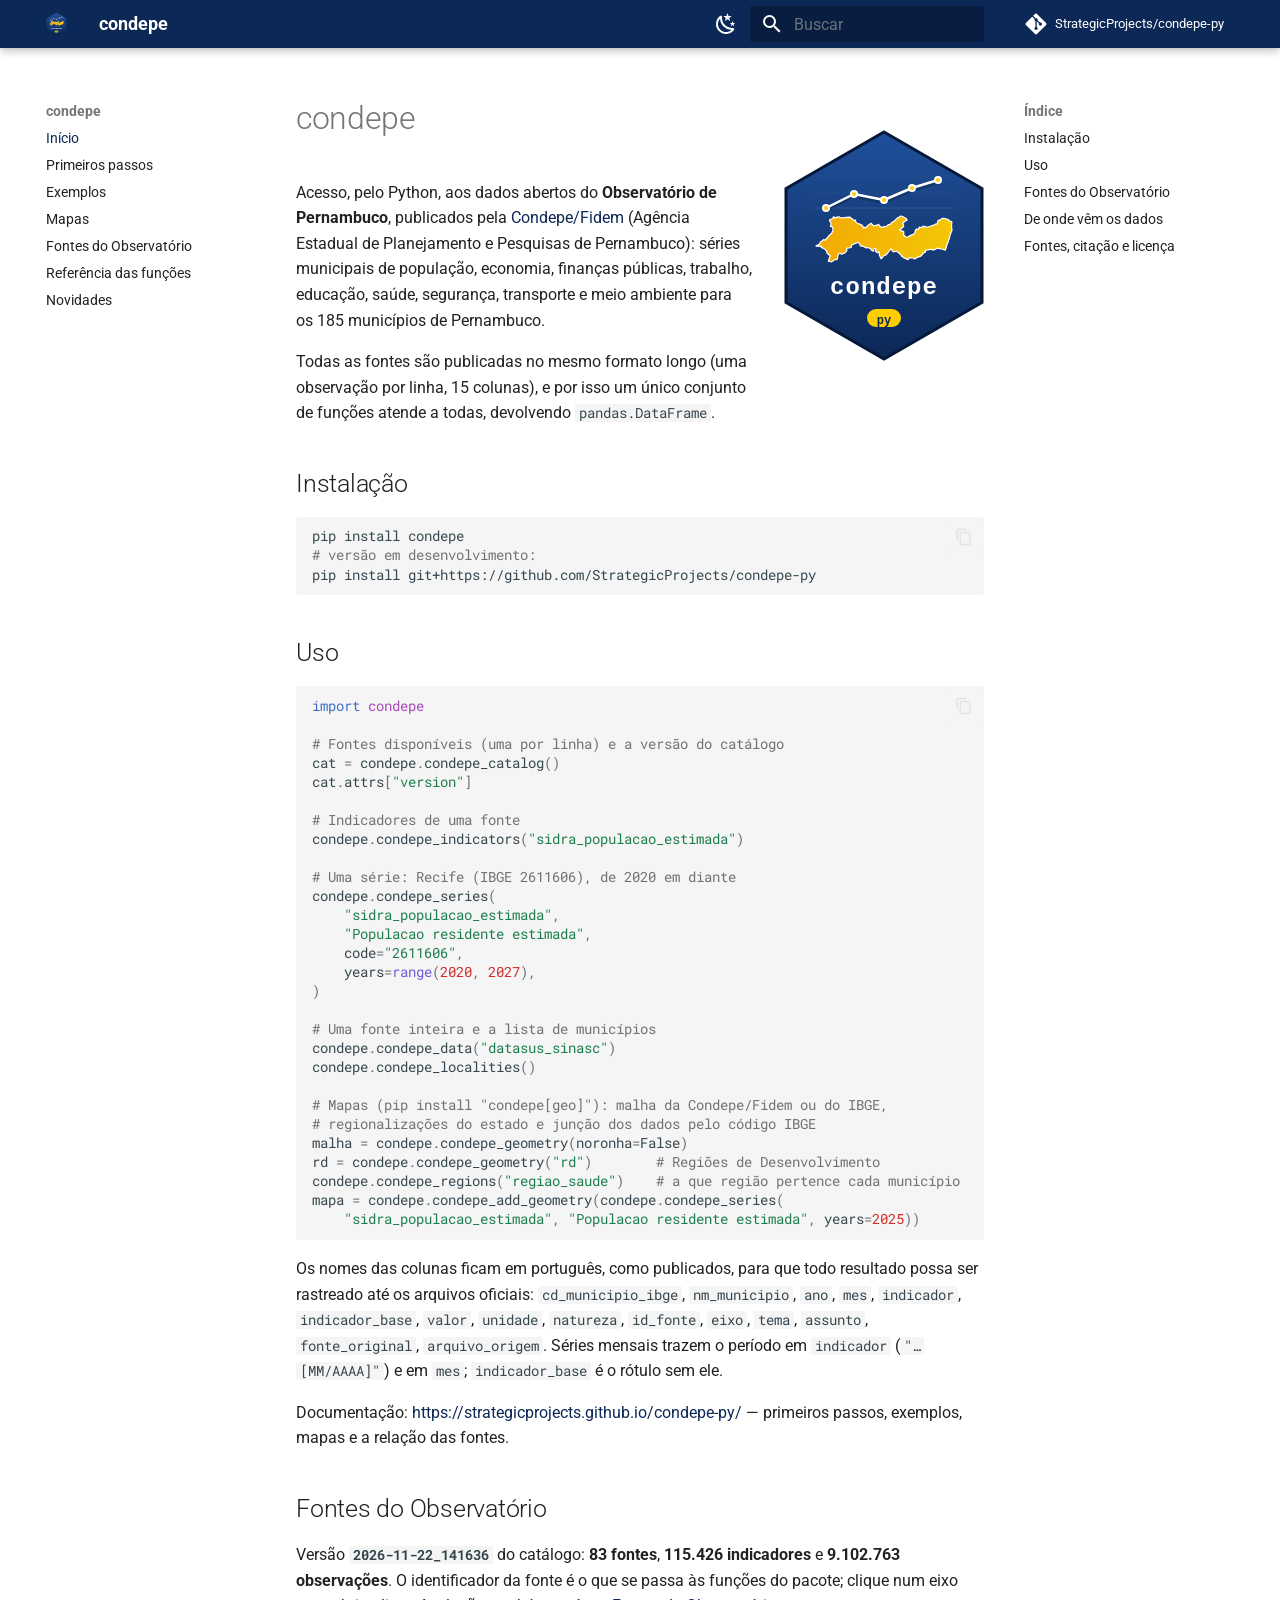
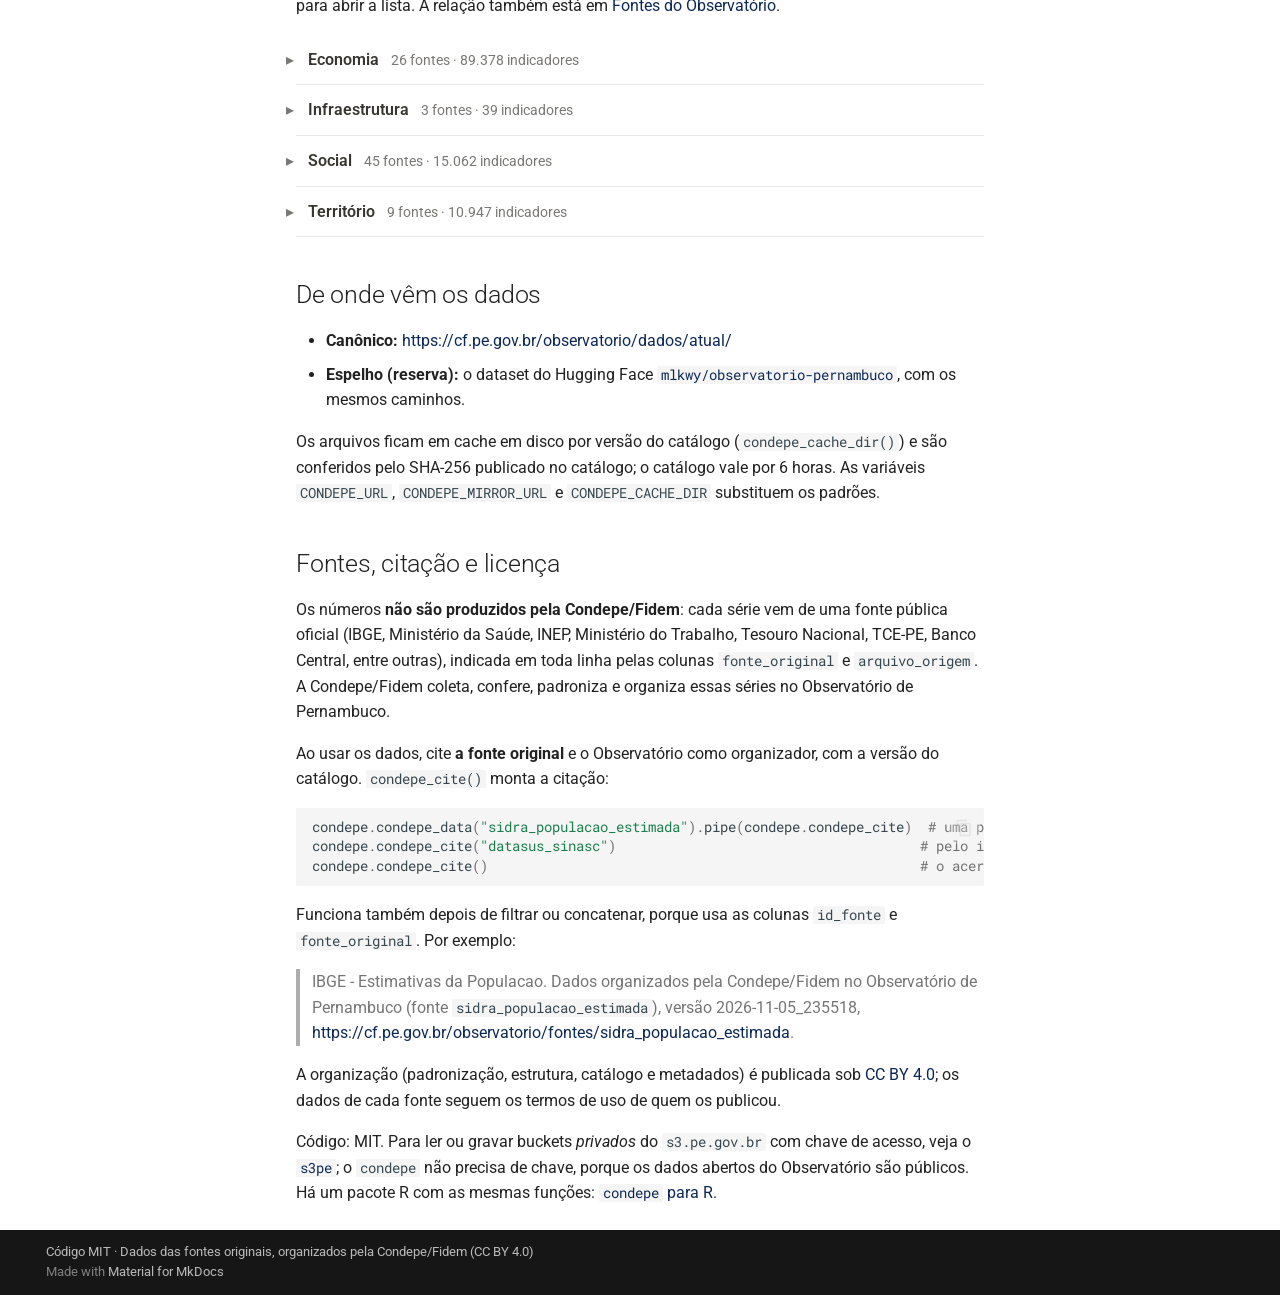
<file: index.html>
<!doctype html>
<html lang="pt" class="no-js">
  <head>
    
      <meta charset="utf-8">
      <meta name="viewport" content="width=device-width,initial-scale=1">
      
        <meta name="description" content="Dados abertos do Observatório de Pernambuco (Condepe/Fidem) no Python">
      
      
      
        <link rel="canonical" href="https://strategicprojects.github.io/condepe-py/">
      
      
      
        <link rel="next" href="primeiros-passos/">
      
      
        
      
      
      <link rel="icon" href="assets/logo.svg">
      <meta name="generator" content="mkdocs-1.6.1, mkdocs-material-9.8.2">
    
    
      
        <title>condepe</title>
      
    
    
      <link rel="stylesheet" href="assets/stylesheets/main.57a0d79d.min.css">
      
        
        <link rel="stylesheet" href="assets/stylesheets/palette.fb2fffe2.min.css">
      
      


    
    
      
    
    
      
        
        
        <link rel="preconnect" href="https://fonts.gstatic.com" crossorigin>
        <link rel="stylesheet" href="https://fonts.googleapis.com/css?family=Roboto:300,300i,400,400i,700,700i%7CRoboto+Mono:400,400i,700,700i&display=fallback">
        <style>:root{--md-text-font:"Roboto";--md-code-font:"Roboto Mono"}</style>
      
    
    
      <link rel="stylesheet" href="assets/_mkdocstrings.css">
    
      <link rel="stylesheet" href="assets/extra.css">
    
    <script>__md_scope=new URL(".",location),__md_hash=e=>[...e].reduce(((e,_)=>(e<<5)-e+_.charCodeAt(0)),0),__md_get=(e,_=localStorage,t=__md_scope)=>JSON.parse(_.getItem(t.pathname+"."+e)),__md_set=(e,_,t=localStorage,a=__md_scope)=>{try{t.setItem(a.pathname+"."+e,JSON.stringify(_))}catch(e){}}</script>
    
      

    
    
  </head>
  
  
    
    
      
    
    
    
    
    <body dir="ltr" data-md-color-scheme="default" data-md-color-primary="custom" data-md-color-accent="custom">
  
    
    <input class="md-toggle" data-md-toggle="drawer" type="checkbox" id="__drawer" autocomplete="off">
    <input class="md-toggle" data-md-toggle="search" type="checkbox" id="__search" autocomplete="off">
    <label class="md-overlay" for="__drawer"></label>
    <div data-md-component="skip">
      
        
        <a href="#condepe" class="md-skip">
          Pular para conteúdo
        </a>
      
    </div>
    <div data-md-component="announce">
      
    </div>
    
    
      

  

<header class="md-header md-header--shadow" data-md-component="header">
  <nav class="md-header__inner md-grid" aria-label="Cabeçalho">
    <a href="." title="condepe" class="md-header__button md-logo" aria-label="condepe" data-md-component="logo">
      
  <img src="assets/logo.svg" alt="logo">

    </a>
    <label class="md-header__button md-icon" for="__drawer">
      
      <svg xmlns="http://www.w3.org/2000/svg" viewBox="0 0 24 24"><path d="M3 6h18v2H3zm0 5h18v2H3zm0 5h18v2H3z"/></svg>
    </label>
    <div class="md-header__title" data-md-component="header-title">
      <div class="md-header__ellipsis">
        <div class="md-header__topic">
          <span class="md-ellipsis">
            condepe
          </span>
        </div>
        <div class="md-header__topic" data-md-component="header-topic">
          <span class="md-ellipsis">
            
              Início
            
          </span>
        </div>
      </div>
    </div>
    
      
        <form class="md-header__option" data-md-component="palette">
  
    
    
    
    <input class="md-option" data-md-color-media="" data-md-color-scheme="default" data-md-color-primary="custom" data-md-color-accent="custom"  aria-label="Modo escuro"  type="radio" name="__palette" id="__palette_0">
    
      <label class="md-header__button md-icon" title="Modo escuro" for="__palette_1" hidden>
        <svg xmlns="http://www.w3.org/2000/svg" viewBox="0 0 24 24"><path d="m17.75 4.09-2.53 1.94.91 3.06-2.63-1.81-2.63 1.81.91-3.06-2.53-1.94L12.44 4l1.06-3 1.06 3zm3.5 6.91-1.64 1.25.59 1.98-1.7-1.17-1.7 1.17.59-1.98L15.75 11l2.06-.05L18.5 9l.69 1.95zm-2.28 4.95c.83-.08 1.72 1.1 1.19 1.85-.32.45-.66.87-1.08 1.27C15.17 23 8.84 23 4.94 19.07c-3.91-3.9-3.91-10.24 0-14.14.4-.4.82-.76 1.27-1.08.75-.53 1.93.36 1.85 1.19-.27 2.86.69 5.83 2.89 8.02a9.96 9.96 0 0 0 8.02 2.89m-1.64 2.02a12.08 12.08 0 0 1-7.8-3.47c-2.17-2.19-3.33-5-3.49-7.82-2.81 3.14-2.7 7.96.31 10.98 3.02 3.01 7.84 3.12 10.98.31"/></svg>
      </label>
    
  
    
    
    
    <input class="md-option" data-md-color-media="" data-md-color-scheme="slate" data-md-color-primary="custom" data-md-color-accent="custom"  aria-label="Modo claro"  type="radio" name="__palette" id="__palette_1">
    
      <label class="md-header__button md-icon" title="Modo claro" for="__palette_0" hidden>
        <svg xmlns="http://www.w3.org/2000/svg" viewBox="0 0 24 24"><path d="M12 7a5 5 0 0 1 5 5 5 5 0 0 1-5 5 5 5 0 0 1-5-5 5 5 0 0 1 5-5m0 2a3 3 0 0 0-3 3 3 3 0 0 0 3 3 3 3 0 0 0 3-3 3 3 0 0 0-3-3m0-7 2.39 3.42C13.65 5.15 12.84 5 12 5s-1.65.15-2.39.42zM3.34 7l4.16-.35A7.2 7.2 0 0 0 5.94 8.5c-.44.74-.69 1.5-.83 2.29zm.02 10 1.76-3.77a7.131 7.131 0 0 0 2.38 4.14zM20.65 7l-1.77 3.79a7.02 7.02 0 0 0-2.38-4.15zm-.01 10-4.14.36c.59-.51 1.12-1.14 1.54-1.86.42-.73.69-1.5.83-2.29zM12 22l-2.41-3.44c.74.27 1.55.44 2.41.44.82 0 1.63-.17 2.37-.44z"/></svg>
      </label>
    
  
</form>
      
    
    
      <script>var palette=__md_get("__palette");if(palette&&palette.color){if("(prefers-color-scheme)"===palette.color.media){var media=matchMedia("(prefers-color-scheme: light)"),input=document.querySelector(media.matches?"[data-md-color-media='(prefers-color-scheme: light)']":"[data-md-color-media='(prefers-color-scheme: dark)']");palette.color.media=input.getAttribute("data-md-color-media"),palette.color.scheme=input.getAttribute("data-md-color-scheme"),palette.color.primary=input.getAttribute("data-md-color-primary"),palette.color.accent=input.getAttribute("data-md-color-accent")}for(var[key,value]of Object.entries(palette.color))document.body.setAttribute("data-md-color-"+key,value)}</script>
    
    
    
      
      
        <label class="md-header__button md-icon" for="__search">
          
          <svg xmlns="http://www.w3.org/2000/svg" viewBox="0 0 24 24"><path d="M9.5 3A6.5 6.5 0 0 1 16 9.5c0 1.61-.59 3.09-1.56 4.23l.27.27h.79l5 5-1.5 1.5-5-5v-.79l-.27-.27A6.52 6.52 0 0 1 9.5 16 6.5 6.5 0 0 1 3 9.5 6.5 6.5 0 0 1 9.5 3m0 2C7 5 5 7 5 9.5S7 14 9.5 14 14 12 14 9.5 12 5 9.5 5"/></svg>
        </label>
        <div class="md-search" data-md-component="search" role="dialog">
  <label class="md-search__overlay" for="__search"></label>
  <div class="md-search__inner" role="search">
    <form class="md-search__form" name="search">
      <input type="text" class="md-search__input" name="query" aria-label="Buscar" placeholder="Buscar" autocapitalize="off" autocorrect="off" autocomplete="off" spellcheck="false" data-md-component="search-query" required>
      <label class="md-search__icon md-icon" for="__search">
        
        <svg xmlns="http://www.w3.org/2000/svg" viewBox="0 0 24 24"><path d="M9.5 3A6.5 6.5 0 0 1 16 9.5c0 1.61-.59 3.09-1.56 4.23l.27.27h.79l5 5-1.5 1.5-5-5v-.79l-.27-.27A6.52 6.52 0 0 1 9.5 16 6.5 6.5 0 0 1 3 9.5 6.5 6.5 0 0 1 9.5 3m0 2C7 5 5 7 5 9.5S7 14 9.5 14 14 12 14 9.5 12 5 9.5 5"/></svg>
        
        <svg xmlns="http://www.w3.org/2000/svg" viewBox="0 0 24 24"><path d="M20 11v2H8l5.5 5.5-1.42 1.42L4.16 12l7.92-7.92L13.5 5.5 8 11z"/></svg>
      </label>
      <nav class="md-search__options" aria-label="Pesquisar">
        
        <button type="reset" class="md-search__icon md-icon" title="Limpar" aria-label="Limpar" tabindex="-1">
          
          <svg xmlns="http://www.w3.org/2000/svg" viewBox="0 0 24 24"><path d="M19 6.41 17.59 5 12 10.59 6.41 5 5 6.41 10.59 12 5 17.59 6.41 19 12 13.41 17.59 19 19 17.59 13.41 12z"/></svg>
        </button>
      </nav>
      
    </form>
    <div class="md-search__output">
      <div class="md-search__scrollwrap" tabindex="0" data-md-scrollfix>
        <div class="md-search-result" data-md-component="search-result">
          <div class="md-search-result__meta">
            Inicializando busca
          </div>
          <ol class="md-search-result__list" role="presentation"></ol>
        </div>
      </div>
    </div>
  </div>
</div>
      
    
    
      <div class="md-header__source">
        <a href="https://github.com/StrategicProjects/condepe-py" title="Ir para repositório" class="md-source" data-md-component="source">
  <div class="md-source__icon md-icon">
    
    <svg xmlns="http://www.w3.org/2000/svg" viewBox="0 0 448 512"><!--! Font Awesome Free 7.1.0 by @fontawesome - https://fontawesome.com License - https://fontawesome.com/license/free (Icons: CC BY 4.0, Fonts: SIL OFL 1.1, Code: MIT License) Copyright 2025 Fonticons, Inc.--><path d="M439.6 236.1 244 40.5c-5.4-5.5-12.8-8.5-20.4-8.5s-15 3-20.4 8.4L162.5 81l51.5 51.5c27.1-9.1 52.7 16.8 43.4 43.7l49.7 49.7c34.2-11.8 61.2 31 35.5 56.7-26.5 26.5-70.2-2.9-56-37.3L240.3 199v121.9c25.3 12.5 22.3 41.8 9.1 55-6.4 6.4-15.2 10.1-24.3 10.1s-17.8-3.6-24.3-10.1c-17.6-17.6-11.1-46.9 11.2-56v-123c-20.8-8.5-24.6-30.7-18.6-45L142.6 101 8.5 235.1C3 240.6 0 247.9 0 255.5s3 15 8.5 20.4l195.6 195.7c5.4 5.4 12.7 8.4 20.4 8.4s15-3 20.4-8.4l194.7-194.7c5.4-5.4 8.4-12.8 8.4-20.4s-3-15-8.4-20.4"/></svg>
  </div>
  <div class="md-source__repository">
    StrategicProjects/condepe-py
  </div>
</a>
      </div>
    
  </nav>
  
</header>
    
    <div class="md-container" data-md-component="container">
      
      
        
          
        
      
      <main class="md-main" data-md-component="main">
        <div class="md-main__inner md-grid">
          
            
              
              <div class="md-sidebar md-sidebar--primary" data-md-component="sidebar" data-md-type="navigation" >
                <div class="md-sidebar__scrollwrap">
                  <div class="md-sidebar__inner">
                    



<nav class="md-nav md-nav--primary" aria-label="Navegação" data-md-level="0">
  <label class="md-nav__title" for="__drawer">
    <a href="." title="condepe" class="md-nav__button md-logo" aria-label="condepe" data-md-component="logo">
      
  <img src="assets/logo.svg" alt="logo">

    </a>
    condepe
  </label>
  
    <div class="md-nav__source">
      <a href="https://github.com/StrategicProjects/condepe-py" title="Ir para repositório" class="md-source" data-md-component="source">
  <div class="md-source__icon md-icon">
    
    <svg xmlns="http://www.w3.org/2000/svg" viewBox="0 0 448 512"><!--! Font Awesome Free 7.1.0 by @fontawesome - https://fontawesome.com License - https://fontawesome.com/license/free (Icons: CC BY 4.0, Fonts: SIL OFL 1.1, Code: MIT License) Copyright 2025 Fonticons, Inc.--><path d="M439.6 236.1 244 40.5c-5.4-5.5-12.8-8.5-20.4-8.5s-15 3-20.4 8.4L162.5 81l51.5 51.5c27.1-9.1 52.7 16.8 43.4 43.7l49.7 49.7c34.2-11.8 61.2 31 35.5 56.7-26.5 26.5-70.2-2.9-56-37.3L240.3 199v121.9c25.3 12.5 22.3 41.8 9.1 55-6.4 6.4-15.2 10.1-24.3 10.1s-17.8-3.6-24.3-10.1c-17.6-17.6-11.1-46.9 11.2-56v-123c-20.8-8.5-24.6-30.7-18.6-45L142.6 101 8.5 235.1C3 240.6 0 247.9 0 255.5s3 15 8.5 20.4l195.6 195.7c5.4 5.4 12.7 8.4 20.4 8.4s15-3 20.4-8.4l194.7-194.7c5.4-5.4 8.4-12.8 8.4-20.4s-3-15-8.4-20.4"/></svg>
  </div>
  <div class="md-source__repository">
    StrategicProjects/condepe-py
  </div>
</a>
    </div>
  
  <ul class="md-nav__list" data-md-scrollfix>
    
      
      
  
  
    
  
  
  
    <li class="md-nav__item md-nav__item--active">
      
      <input class="md-nav__toggle md-toggle" type="checkbox" id="__toc">
      
      
        
      
      
        <label class="md-nav__link md-nav__link--active" for="__toc">
          
  
  
  <span class="md-ellipsis">
    
  
    Início
  

    
  </span>
  
  

          <span class="md-nav__icon md-icon"></span>
        </label>
      
      <a href="." class="md-nav__link md-nav__link--active">
        
  
  
  <span class="md-ellipsis">
    
  
    Início
  

    
  </span>
  
  

      </a>
      
        

<nav class="md-nav md-nav--secondary" aria-label="Índice">
  
  
  
    
  
  
    <label class="md-nav__title" for="__toc">
      <span class="md-nav__icon md-icon"></span>
      Índice
    </label>
    <ul class="md-nav__list" data-md-component="toc" data-md-scrollfix>
      
        <li class="md-nav__item">
  <a href="#instalacao" class="md-nav__link">
    <span class="md-ellipsis">
      
        Instalação
      
    </span>
  </a>
  
</li>
      
        <li class="md-nav__item">
  <a href="#uso" class="md-nav__link">
    <span class="md-ellipsis">
      
        Uso
      
    </span>
  </a>
  
</li>
      
        <li class="md-nav__item">
  <a href="#fontes-do-observatorio" class="md-nav__link">
    <span class="md-ellipsis">
      
        Fontes do Observatório
      
    </span>
  </a>
  
</li>
      
        <li class="md-nav__item">
  <a href="#de-onde-vem-os-dados" class="md-nav__link">
    <span class="md-ellipsis">
      
        De onde vêm os dados
      
    </span>
  </a>
  
</li>
      
        <li class="md-nav__item">
  <a href="#fontes-citacao-e-licenca" class="md-nav__link">
    <span class="md-ellipsis">
      
        Fontes, citação e licença
      
    </span>
  </a>
  
</li>
      
    </ul>
  
</nav>
      
    </li>
  

    
      
      
  
  
  
  
    <li class="md-nav__item">
      <a href="primeiros-passos/" class="md-nav__link">
        
  
  
  <span class="md-ellipsis">
    
  
    Primeiros passos
  

    
  </span>
  
  

      </a>
    </li>
  

    
      
      
  
  
  
  
    <li class="md-nav__item">
      <a href="exemplos/" class="md-nav__link">
        
  
  
  <span class="md-ellipsis">
    
  
    Exemplos
  

    
  </span>
  
  

      </a>
    </li>
  

    
      
      
  
  
  
  
    <li class="md-nav__item">
      <a href="mapas/" class="md-nav__link">
        
  
  
  <span class="md-ellipsis">
    
  
    Mapas
  

    
  </span>
  
  

      </a>
    </li>
  

    
      
      
  
  
  
  
    <li class="md-nav__item">
      <a href="fontes/" class="md-nav__link">
        
  
  
  <span class="md-ellipsis">
    
  
    Fontes do Observatório
  

    
  </span>
  
  

      </a>
    </li>
  

    
      
      
  
  
  
  
    <li class="md-nav__item">
      <a href="api/" class="md-nav__link">
        
  
  
  <span class="md-ellipsis">
    
  
    Referência das funções
  

    
  </span>
  
  

      </a>
    </li>
  

    
      
      
  
  
  
  
    <li class="md-nav__item">
      <a href="news/" class="md-nav__link">
        
  
  
  <span class="md-ellipsis">
    
  
    Novidades
  

    
  </span>
  
  

      </a>
    </li>
  

    
  </ul>
</nav>
                  </div>
                </div>
              </div>
            
            
              
              <div class="md-sidebar md-sidebar--secondary" data-md-component="sidebar" data-md-type="toc" >
                <div class="md-sidebar__scrollwrap">
                  <div class="md-sidebar__inner">
                    

<nav class="md-nav md-nav--secondary" aria-label="Índice">
  
  
  
    
  
  
    <label class="md-nav__title" for="__toc">
      <span class="md-nav__icon md-icon"></span>
      Índice
    </label>
    <ul class="md-nav__list" data-md-component="toc" data-md-scrollfix>
      
        <li class="md-nav__item">
  <a href="#instalacao" class="md-nav__link">
    <span class="md-ellipsis">
      
        Instalação
      
    </span>
  </a>
  
</li>
      
        <li class="md-nav__item">
  <a href="#uso" class="md-nav__link">
    <span class="md-ellipsis">
      
        Uso
      
    </span>
  </a>
  
</li>
      
        <li class="md-nav__item">
  <a href="#fontes-do-observatorio" class="md-nav__link">
    <span class="md-ellipsis">
      
        Fontes do Observatório
      
    </span>
  </a>
  
</li>
      
        <li class="md-nav__item">
  <a href="#de-onde-vem-os-dados" class="md-nav__link">
    <span class="md-ellipsis">
      
        De onde vêm os dados
      
    </span>
  </a>
  
</li>
      
        <li class="md-nav__item">
  <a href="#fontes-citacao-e-licenca" class="md-nav__link">
    <span class="md-ellipsis">
      
        Fontes, citação e licença
      
    </span>
  </a>
  
</li>
      
    </ul>
  
</nav>
                  </div>
                </div>
              </div>
            
          
          
            <div class="md-content" data-md-component="content">
              
              <article class="md-content__inner md-typeset">
                
                  


  
  


<h1 id="condepe">condepe <img src="assets/logo.svg" align="right" height="139" alt="logo do condepe" /><a class="headerlink" href="#condepe" title="Permanent link">&para;</a></h1>
<p>Acesso, pelo Python, aos dados abertos do <strong>Observatório de Pernambuco</strong>,
publicados pela <a href="https://cf.pe.gov.br">Condepe/Fidem</a> (Agência Estadual de
Planejamento e Pesquisas de Pernambuco): séries municipais de população,
economia, finanças públicas, trabalho, educação, saúde, segurança, transporte e
meio ambiente para os 185 municípios de Pernambuco.</p>
<p>Todas as fontes são publicadas no mesmo formato longo (uma observação por
linha, 15 colunas), e por isso um único conjunto de funções atende a todas,
devolvendo <code>pandas.DataFrame</code>.</p>
<h2 id="instalacao">Instalação<a class="headerlink" href="#instalacao" title="Permanent link">&para;</a></h2>
<div class="highlight"><pre><span></span><code>pip<span class="w"> </span>install<span class="w"> </span>condepe
<span class="c1"># versão em desenvolvimento:</span>
pip<span class="w"> </span>install<span class="w"> </span>git+https://github.com/StrategicProjects/condepe-py
</code></pre></div>
<h2 id="uso">Uso<a class="headerlink" href="#uso" title="Permanent link">&para;</a></h2>
<div class="highlight"><pre><span></span><code><span class="kn">import</span><span class="w"> </span><span class="nn">condepe</span>

<span class="c1"># Fontes disponíveis (uma por linha) e a versão do catálogo</span>
<span class="n">cat</span> <span class="o">=</span> <span class="n">condepe</span><span class="o">.</span><span class="n">condepe_catalog</span><span class="p">()</span>
<span class="n">cat</span><span class="o">.</span><span class="n">attrs</span><span class="p">[</span><span class="s2">"version"</span><span class="p">]</span>

<span class="c1"># Indicadores de uma fonte</span>
<span class="n">condepe</span><span class="o">.</span><span class="n">condepe_indicators</span><span class="p">(</span><span class="s2">"sidra_populacao_estimada"</span><span class="p">)</span>

<span class="c1"># Uma série: Recife (IBGE 2611606), de 2020 em diante</span>
<span class="n">condepe</span><span class="o">.</span><span class="n">condepe_series</span><span class="p">(</span>
    <span class="s2">"sidra_populacao_estimada"</span><span class="p">,</span>
    <span class="s2">"Populacao residente estimada"</span><span class="p">,</span>
    <span class="n">code</span><span class="o">=</span><span class="s2">"2611606"</span><span class="p">,</span>
    <span class="n">years</span><span class="o">=</span><span class="nb">range</span><span class="p">(</span><span class="mi">2020</span><span class="p">,</span> <span class="mi">2027</span><span class="p">),</span>
<span class="p">)</span>

<span class="c1"># Uma fonte inteira e a lista de municípios</span>
<span class="n">condepe</span><span class="o">.</span><span class="n">condepe_data</span><span class="p">(</span><span class="s2">"datasus_sinasc"</span><span class="p">)</span>
<span class="n">condepe</span><span class="o">.</span><span class="n">condepe_localities</span><span class="p">()</span>

<span class="c1"># Mapas (pip install "condepe[geo]"): malha da Condepe/Fidem ou do IBGE,</span>
<span class="c1"># regionalizações do estado e junção dos dados pelo código IBGE</span>
<span class="n">malha</span> <span class="o">=</span> <span class="n">condepe</span><span class="o">.</span><span class="n">condepe_geometry</span><span class="p">(</span><span class="n">noronha</span><span class="o">=</span><span class="kc">False</span><span class="p">)</span>
<span class="n">rd</span> <span class="o">=</span> <span class="n">condepe</span><span class="o">.</span><span class="n">condepe_geometry</span><span class="p">(</span><span class="s2">"rd"</span><span class="p">)</span>        <span class="c1"># Regiões de Desenvolvimento</span>
<span class="n">condepe</span><span class="o">.</span><span class="n">condepe_regions</span><span class="p">(</span><span class="s2">"regiao_saude"</span><span class="p">)</span>    <span class="c1"># a que região pertence cada município</span>
<span class="n">mapa</span> <span class="o">=</span> <span class="n">condepe</span><span class="o">.</span><span class="n">condepe_add_geometry</span><span class="p">(</span><span class="n">condepe</span><span class="o">.</span><span class="n">condepe_series</span><span class="p">(</span>
    <span class="s2">"sidra_populacao_estimada"</span><span class="p">,</span> <span class="s2">"Populacao residente estimada"</span><span class="p">,</span> <span class="n">years</span><span class="o">=</span><span class="mi">2025</span><span class="p">))</span>
</code></pre></div>
<p>Os nomes das colunas ficam em português, como publicados, para que todo
resultado possa ser rastreado até os arquivos oficiais: <code>cd_municipio_ibge</code>,
<code>nm_municipio</code>, <code>ano</code>, <code>mes</code>, <code>indicador</code>, <code>indicador_base</code>, <code>valor</code>,
<code>unidade</code>, <code>natureza</code>, <code>id_fonte</code>, <code>eixo</code>, <code>tema</code>, <code>assunto</code>, <code>fonte_original</code>,
<code>arquivo_origem</code>. Séries mensais trazem o período em <code>indicador</code>
(<code>"… [MM/AAAA]"</code>) e em <code>mes</code>; <code>indicador_base</code> é o rótulo sem ele.</p>
<p>Documentação: <a href="https://strategicprojects.github.io/condepe-py/">https://strategicprojects.github.io/condepe-py/</a> — primeiros
passos, exemplos, mapas e a relação das fontes.</p>
<!-- fontes:inicio -->
<h2 id="fontes-do-observatorio">Fontes do Observatório<a class="headerlink" href="#fontes-do-observatorio" title="Permanent link">&para;</a></h2>
<p>Versão <strong><code>2026-11-22_141636</code></strong> do catálogo: <strong>83 fontes</strong>, <strong>115.426 indicadores</strong> e <strong>9.102.763 observações</strong>. O identificador da fonte é o que se passa às funções do pacote; clique num eixo para abrir a lista. A relação também está em <a href="fontes/">Fontes do Observatório</a>.</p>
<details class="fontes-eixo"><summary><span class="eixo">Economia</span> <span class="resumo">26 fontes · 89.378 indicadores</span></summary>
<div class="fontes-notion-wrap"><table class="fontes-notion"><thead><tr><th>Tema e fonte</th><th>Descrição e origem</th><th class="num">Período</th><th class="num">Indicadores</th></tr></thead><tbody><tr><td><span class="pill pill-0">Agropecuária</span><br><code>sidra_<wbr>abate_<wbr>bovinos</code></td><td>Bovinos abatidos (cabeças) e peso das carcaças (kg) sob inspeção em Pernambuco, trimestral desde 1997<div class="origem">IBGE - Pesquisa Trimestral do Abate de Animais · só Pernambuco</div></td><td class="num">1997–2026</td><td class="num">2</td></tr><tr><td><span class="pill pill-0">Agropecuária</span><br><code>sidra_<wbr>abate_<wbr>frangos</code></td><td>Frangos abatidos (cabeças) e peso das carcaças (kg) sob inspeção em Pernambuco, trimestral desde 1997<div class="origem">IBGE - Pesquisa Trimestral do Abate de Animais · só Pernambuco</div></td><td class="num">1997–2026</td><td class="num">2</td></tr><tr><td><span class="pill pill-0">Agropecuária</span><br><code>sidra_<wbr>abate_<wbr>suinos</code></td><td>Suínos abatidos (cabeças) e peso das carcaças (kg) sob inspeção em Pernambuco, trimestral desde 1997<div class="origem">IBGE - Pesquisa Trimestral do Abate de Animais · só Pernambuco</div></td><td class="num">1997–2026</td><td class="num">2</td></tr><tr><td><span class="pill pill-0">Agropecuária</span><br><code>sidra_<wbr>censo_<wbr>agro_<wbr>estabelecimentos</code></td><td>Número e área dos estabelecimentos agropecuários, por tipologia<div class="origem">IBGE - Censo Agropecuário 2017</div></td><td class="num">2017</td><td class="num">16</td></tr><tr><td><span class="pill pill-0">Agropecuária</span><br><code>sidra_<wbr>leite</code></td><td>Leite cru adquirido e industrializado (mil litros) pelos estabelecimentos sob inspeção em Pernambuco, trimestral desde 1997<div class="origem">IBGE - Pesquisa Trimestral do Leite · só Pernambuco</div></td><td class="num">1997–2026</td><td class="num">2</td></tr><tr><td><span class="pill pill-0">Agropecuária</span><br><code>sidra_<wbr>pam</code></td><td>Área plantada, colhida, quantidade produzida, rendimento e valor, por produto<div class="origem">IBGE - Produção Agrícola Municipal (PAM) · 181 municípios</div></td><td class="num">2020–2025</td><td class="num">243</td></tr><tr><td><span class="pill pill-0">Agropecuária</span><br><code>sidra_<wbr>pog_<wbr>ovos</code></td><td>Ovos de galinha produzidos (mil dúzias) e galinhas poedeiras em Pernambuco, trimestral desde 1987<div class="origem">IBGE - Pesquisa Trimestral da Produção de Ovos de Galinha (POG) · só Pernambuco</div></td><td class="num">1987–2026</td><td class="num">2</td></tr><tr><td><span class="pill pill-0">Agropecuária</span><br><code>sidra_<wbr>ppm_<wbr>origem_<wbr>animal</code></td><td>Produção de origem animal e valor, por tipo de produto<div class="origem">IBGE - Pesquisa da Pecuária Municipal (PPM)</div></td><td class="num">2020–2025</td><td class="num">9</td></tr><tr><td><span class="pill pill-0">Agropecuária</span><br><code>sidra_<wbr>ppm_<wbr>rebanho</code></td><td>Efetivo dos rebanhos por tipo<div class="origem">IBGE - Pesquisa da Pecuária Municipal (PPM)</div></td><td class="num">2020–2025</td><td class="num">10</td></tr><tr><td><span class="pill pill-2">Comércio e Serviços</span><br><code>bcb_<wbr>conjuntura</code></td><td>Séries de conjuntura macroeconômica (IPCA, Selic, câmbio, IBC-Br)<div class="origem">Banco Central do Brasil - SGS · só Pernambuco</div></td><td class="num">2020–2026</td><td class="num">4</td></tr><tr><td><span class="pill pill-2">Comércio e Serviços</span><br><code>bcb_<wbr>estban</code></td><td>Estatística bancária mensal por município: agências, instituições, crédito, financiamentos e depósitos (ESTBAN)<div class="origem">Banco Central do Brasil - Estatística Bancária Mensal por Município (ESTBAN) · 102 municípios</div></td><td class="num">2020–2026</td><td class="num">10</td></tr><tr><td><span class="pill pill-2">Comércio e Serviços</span><br><code>comex_<wbr>municipios</code></td><td>Exportações e importações por município do domicílio fiscal da empresa, mensal (US$ FOB e kg)<div class="origem">Ministério do Desenvolvimento, Indústria, Comércio e Serviços - ComexStat (município do domicílio fiscal da empresa) · 141 municípios</div></td><td class="num">1997–2026</td><td class="num">4</td></tr><tr><td><span class="pill pill-2">Comércio e Serviços</span><br><code>comex_<wbr>uf</code></td><td>Exportações e importações de Pernambuco, mensal, por UF do produto e por domicílio da empresa<div class="origem">Ministério do Desenvolvimento, Indústria, Comércio e Serviços - ComexStat · só Pernambuco</div></td><td class="num">1997–2026</td><td class="num">8</td></tr><tr><td><span class="pill pill-2">Comércio e Serviços</span><br><code>sidra_<wbr>iatur</code></td><td>Volume das atividades turísticas em Pernambuco (IATUR): número-índice (2022 = 100, com e sem ajuste sazonal) e quatro variações, mensal desde 2011<div class="origem">IBGE - Pesquisa Mensal de Serviços, Índice de Atividades Turísticas (IATUR) · só Pernambuco</div></td><td class="num">2011–2026</td><td class="num">6</td></tr><tr><td><span class="pill pill-2">Comércio e Serviços</span><br><code>sidra_<wbr>pmc</code></td><td>Volume de vendas do comércio varejista ampliado em Pernambuco: número-índice (2022 = 100, com e sem ajuste sazonal) e quatro variações, mensal desde 2003<div class="origem">IBGE - Pesquisa Mensal de Comércio (PMC), comércio varejista ampliado · só Pernambuco</div></td><td class="num">2004–2026</td><td class="num">6</td></tr><tr><td><span class="pill pill-2">Comércio e Serviços</span><br><code>sidra_<wbr>pms</code></td><td>Volume de serviços em Pernambuco: número-índice (2022 = 100, com e sem ajuste sazonal) e quatro variações, mensal desde 2011<div class="origem">IBGE - Pesquisa Mensal de Serviços (PMS) · só Pernambuco</div></td><td class="num">2011–2026</td><td class="num">6</td></tr><tr><td><span class="pill pill-8">Finanças Públicas</span><br><code>sefaz_<wbr>arrecadacao</code></td><td>Arrecadação mensal de ICMS e IPVA por município e total estadual (SEFAZ-PE)<div class="origem">SEFAZ-PE - Arrecadação por Município e por Região de Desenvolvimento</div></td><td class="num">2020–2026</td><td class="num">4</td></tr><tr><td><span class="pill pill-8">Finanças Públicas</span><br><code>siconfi_<wbr>dca</code></td><td>DCA - Declaração de Contas Anuais dos municípios de PE<div class="origem">Secretaria do Tesouro Nacional - Siconfi</div></td><td class="num">2020–2025</td><td class="num">6.261</td></tr><tr><td><span class="pill pill-8">Finanças Públicas</span><br><code>siconfi_<wbr>estado</code></td><td>DCA do Governo do Estado de Pernambuco: todas as contas e séries derivadas de receita, despesa e transferências da União<div class="origem">Secretaria do Tesouro Nacional - Siconfi (DCA, Governo do Estado de Pernambuco) · só Pernambuco</div></td><td class="num">2020–2025</td><td class="num">6.443</td></tr><tr><td><span class="pill pill-8">Finanças Públicas</span><br><code>siconfi_<wbr>rreo</code></td><td>RREO - Relatório Resumido da Execução Orçamentária dos municípios de PE (6º bimestre)<div class="origem">Secretaria do Tesouro Nacional - Siconfi · 175 municípios</div></td><td class="num">2020–2025</td><td class="num">5.867</td></tr><tr><td><span class="pill pill-8">Finanças Públicas</span><br><code>tce_<wbr>despesas</code></td><td>Despesas municipais por unidade gestora e função<div class="origem">TCE-PE - Dados Abertos (via pacote tceper)</div></td><td class="num">2020–2026</td><td class="num">56.192</td></tr><tr><td><span class="pill pill-8">Finanças Públicas</span><br><code>tce_<wbr>receitas</code></td><td>Receitas municipais por unidade gestora, categoria e fonte de recurso<div class="origem">TCE-PE - Dados Abertos (via pacote tceper)</div></td><td class="num">2020–2026</td><td class="num">14.202</td></tr><tr><td><span class="pill pill-0">Indicadores</span><br><code>seplag_<wbr>iaem</code></td><td>IAEM — Índice de Atividade Econômica Municipal, mensal (índice geral e escores)<div class="origem">CONDEPE/FIDEM - IAEM</div></td><td class="num">2021–2026</td><td class="num">9</td></tr><tr><td><span class="pill pill-2">Indústria</span><br><code>sidra_<wbr>pimpf</code></td><td>Produção física industrial de Pernambuco: número-índice (2022 = 100, com e sem ajuste sazonal) e quatro variações, por seção e atividade (CNAE 2.0), mensal desde 2002<div class="origem">IBGE - Pesquisa Industrial Mensal, Produção Física Regional (PIM-PF) · só Pernambuco</div></td><td class="num">2002–2026</td><td class="num">58</td></tr><tr><td><span class="pill pill-2">Indústria</span><br><code>sidra_<wbr>sinapi</code></td><td>Custo médio do m² da construção civil (nível estadual), mensal<div class="origem">IBGE - Sistema Nacional de Pesquisa de Custos e Índices da Construção Civil (SINAPI) · só Pernambuco</div></td><td class="num">2020–2026</td><td class="num">3</td></tr><tr><td><span class="pill pill-5">PIB</span><br><code>sidra_<wbr>pib_<wbr>municipal</code></td><td>PIB municipal, impostos e valor adicionado bruto por setor<div class="origem">IBGE - Produto Interno Bruto dos Municípios</div></td><td class="num">2002–2023</td><td class="num">7</td></tr></tbody></table></div>
</details>

<details class="fontes-eixo"><summary><span class="eixo">Infraestrutura</span> <span class="resumo">3 fontes · 39 indicadores</span></summary>
<div class="fontes-notion-wrap"><table class="fontes-notion"><thead><tr><th>Tema e fonte</th><th>Descrição e origem</th><th class="num">Período</th><th class="num">Indicadores</th></tr></thead><tbody><tr><td><span class="pill pill-1">Transporte</span><br><code>der_<wbr>malha_<wbr>rodoviaria</code></td><td>Extensão da malha rodoviária por município: total, por tipo (federais, estaduais, vicinais, acessos), pavimentada e não pavimentada, duplicada; proporção pavimentada e densidade rodoviária. Derivada do SRE do DER-PE recortado pela Malha Municipal<div class="origem">DER-PE - Sistema Rodoviário Estadual (SRE); trechos federais do SNV/DNIT</div></td><td class="num">2026</td><td class="num">10</td></tr><tr><td><span class="pill pill-1">Transporte</span><br><code>porto_<wbr>suape_<wbr>carga</code></td><td>Porto de Suape: contêineres, TEU e toneladas movimentadas por espécie de carga, mensal<div class="origem">Complexo Industrial Portuário de Suape - Movimentação de cargas (site institucional) · só Pernambuco</div></td><td class="num">2020–2026</td><td class="num">7</td></tr><tr><td><span class="pill pill-1">Transporte</span><br><code>senatran_<wbr>frota</code></td><td>Frota de veículos por município e tipo, mensal<div class="origem">Senatran - Ministério dos Transportes (frota por município e tipo)</div></td><td class="num">2020–2026</td><td class="num">22</td></tr></tbody></table></div>
</details>

<details class="fontes-eixo"><summary><span class="eixo">Social</span> <span class="resumo">45 fontes · 15.062 indicadores</span></summary>
<div class="fontes-notion-wrap"><table class="fontes-notion"><thead><tr><th>Tema e fonte</th><th>Descrição e origem</th><th class="num">Período</th><th class="num">Indicadores</th></tr></thead><tbody><tr><td><span class="pill pill-1">Assistencia</span><br><code>seplag_<wbr>ivcad</code></td><td>IVCAD — Índice de Vulnerabilidade do CadÚnico por município (recorte vigente)<div class="origem">MDS/CONDEPE - IVCAD</div></td><td class="num">2026</td><td class="num">8</td></tr><tr><td><span class="pill pill-3">Demografia</span><br><code>sidra_<wbr>censo_<wbr>2022</code></td><td>População residente, variação absoluta e taxa de crescimento<div class="origem">IBGE - Censo Demográfico 2022</div></td><td class="num">2022</td><td class="num">3</td></tr><tr><td><span class="pill pill-3">Demografia</span><br><code>sidra_<wbr>censo_<wbr>2022_<wbr>envelhecimento</code></td><td>Índice de envelhecimento, idade mediana e razão de sexo<div class="origem">IBGE - Censo Demográfico 2022</div></td><td class="num">2022</td><td class="num">3</td></tr><tr><td><span class="pill pill-3">Demografia</span><br><code>sidra_<wbr>censo_<wbr>2022_<wbr>indigenas</code></td><td>População indígena e percentual de pessoas indígenas na população residente (Censo 2022)<div class="origem">IBGE - Censo Demográfico 2022 · 181 municípios</div></td><td class="num">2022</td><td class="num">2</td></tr><tr><td><span class="pill pill-3">Demografia</span><br><code>sidra_<wbr>censo_<wbr>cor_<wbr>raca</code></td><td>População residente por cor ou raça (2010 e 2022)<div class="origem">IBGE - Censos Demográficos</div></td><td class="num">2010–2022</td><td class="num">6</td></tr><tr><td><span class="pill pill-3">Demografia</span><br><code>sidra_<wbr>populacao_<wbr>estimada</code></td><td>Estimativas anuais de população residente por município<div class="origem">IBGE - Estimativas da Populacao</div></td><td class="num">2001–2026</td><td class="num">1</td></tr><tr><td><span class="pill pill-3">Demografia</span><br><code>sidra_<wbr>registro_<wbr>civil_<wbr>nascimentos</code></td><td>Nascidos vivos ocorridos no ano, por município<div class="origem">IBGE - Estatísticas do Registro Civil</div></td><td class="num">2020–2024</td><td class="num">1</td></tr><tr><td><span class="pill pill-3">Demografia</span><br><code>sidra_<wbr>registro_<wbr>civil_<wbr>obitos</code></td><td>Óbitos ocorridos no ano, por município<div class="origem">IBGE - Estatísticas do Registro Civil</div></td><td class="num">2020–2024</td><td class="num">1</td></tr><tr><td><span class="pill pill-5">Domicílios</span><br><code>sidra_<wbr>censo_<wbr>2022_<wbr>agua</code></td><td>Domicílios particulares permanentes ocupados, por forma de abastecimento de água<div class="origem">IBGE - Censo Demográfico 2022</div></td><td class="num">2022</td><td class="num">9</td></tr><tr><td><span class="pill pill-5">Domicílios</span><br><code>sidra_<wbr>censo_<wbr>2022_<wbr>esgotamento</code></td><td>Domicílios particulares permanentes ocupados, por tipo de esgotamento sanitário<div class="origem">IBGE - Censo Demográfico 2022</div></td><td class="num">2022</td><td class="num">10</td></tr><tr><td><span class="pill pill-6">Educação</span><br><code>inep_<wbr>adequacao_<wbr>da_<wbr>formacao_<wbr>docente</code></td><td>Adequação da formação docente à disciplina que leciona<div class="origem">INEP - Indicadores Educacionais</div></td><td class="num">2020–2025</td><td class="num">560</td></tr><tr><td><span class="pill pill-6">Educação</span><br><code>inep_<wbr>censo_<wbr>escolar</code></td><td>Censo Escolar: matrículas, docentes, turmas, salas, equipamentos e profissionais por município (soma das escolas)<div class="origem">INEP - Censo Escolar da Educação Básica (microdados)</div></td><td class="num">2020–2025</td><td class="num">704</td></tr><tr><td><span class="pill pill-6">Educação</span><br><code>inep_<wbr>censo_<wbr>superior</code></td><td>Censo da Educação Superior: cursos (vagas, ingressantes, matrículas, concluintes) e IES (docentes, técnicos) por município<div class="origem">INEP - Censo da Educação Superior (microdados) · 133 municípios</div></td><td class="num">2020–2024</td><td class="num">244</td></tr><tr><td><span class="pill pill-6">Educação</span><br><code>inep_<wbr>complexidade_<wbr>de_<wbr>gestao_<wbr>da_<wbr>escola</code></td><td>Indicador de complexidade de gestão da escola<div class="origem">INEP - Indicadores Educacionais</div></td><td class="num">2020–2025</td><td class="num">108</td></tr><tr><td><span class="pill pill-6">Educação</span><br><code>inep_<wbr>esforco_<wbr>docente</code></td><td>Indicador de esforço docente<div class="origem">INEP - Indicadores Educacionais</div></td><td class="num">2020–2025</td><td class="num">402</td></tr><tr><td><span class="pill pill-6">Educação</span><br><code>inep_<wbr>ideb_<wbr>anos_<wbr>finais</code></td><td>IDEB por município - anos finais do ensino fundamental<div class="origem">INEP - Instituto Nacional de Estudos e Pesquisas Educacionais Anísio Teixeira</div></td><td class="num">2005–2025</td><td class="num">44</td></tr><tr><td><span class="pill pill-6">Educação</span><br><code>inep_<wbr>ideb_<wbr>anos_<wbr>iniciais</code></td><td>IDEB por município - anos iniciais do ensino fundamental<div class="origem">INEP - Instituto Nacional de Estudos e Pesquisas Educacionais Anísio Teixeira</div></td><td class="num">2005–2025</td><td class="num">36</td></tr><tr><td><span class="pill pill-6">Educação</span><br><code>inep_<wbr>ideb_<wbr>ensino_<wbr>medio</code></td><td>IDEB por município - ensino médio<div class="origem">INEP - Instituto Nacional de Estudos e Pesquisas Educacionais Anísio Teixeira</div></td><td class="num">2017–2025</td><td class="num">43</td></tr><tr><td><span class="pill pill-6">Educação</span><br><code>inep_<wbr>media_<wbr>de_<wbr>alunos_<wbr>por_<wbr>turma</code></td><td>Média de alunos por turma<div class="origem">INEP - Indicadores Educacionais</div></td><td class="num">2020–2025</td><td class="num">350</td></tr><tr><td><span class="pill pill-6">Educação</span><br><code>inep_<wbr>media_<wbr>de_<wbr>horas_<wbr>aula_<wbr>diaria</code></td><td>Média de horas-aula diária<div class="origem">INEP - Indicadores Educacionais</div></td><td class="num">2020–2025</td><td class="num">335</td></tr><tr><td><span class="pill pill-6">Educação</span><br><code>inep_<wbr>nivel_<wbr>socioeconomico</code></td><td>Indicador de nível socioeconômico (INSE) dos alunos, por rede e localização<div class="origem">INEP - Indicadores Educacionais</div></td><td class="num">2021–2023</td><td class="num">335</td></tr><tr><td><span class="pill pill-6">Educação</span><br><code>inep_<wbr>percentual_<wbr>de_<wbr>docentes_<wbr>com_<wbr>curso_<wbr>superior</code></td><td>Percentual de docentes com curso superior<div class="origem">INEP - Indicadores Educacionais</div></td><td class="num">2020–2025</td><td class="num">193</td></tr><tr><td><span class="pill pill-6">Educação</span><br><code>inep_<wbr>regularidade_<wbr>do_<wbr>corpo_<wbr>docente</code></td><td>Indicador de regularidade do corpo docente<div class="origem">INEP - Indicadores Educacionais</div></td><td class="num">2020–2025</td><td class="num">72</td></tr><tr><td><span class="pill pill-6">Educação</span><br><code>inep_<wbr>remuneracao_<wbr>media_<wbr>dos_<wbr>docentes</code></td><td>Remuneração média dos docentes da educação básica (RAIS × Censo Escolar)<div class="origem">INEP - Indicadores Educacionais</div></td><td class="num">2020–2021</td><td class="num">36</td></tr><tr><td><span class="pill pill-6">Educação</span><br><code>inep_<wbr>taxas_<wbr>de_<wbr>distorcao_<wbr>idade_<wbr>serie</code></td><td>Taxas de distorção idade-série<div class="origem">INEP - Indicadores Educacionais</div></td><td class="num">2020–2025</td><td class="num">276</td></tr><tr><td><span class="pill pill-6">Educação</span><br><code>inep_<wbr>taxas_<wbr>de_<wbr>rendimento_<wbr>escolar</code></td><td>Taxas de rendimento escolar (aprovação, reprovação e abandono)<div class="origem">INEP - Indicadores Educacionais</div></td><td class="num">2020–2025</td><td class="num">870</td></tr><tr><td><span class="pill pill-6">Educação</span><br><code>siope_<wbr>dados_<wbr>gerais</code></td><td>Dados gerais do SIOPE: receitas vinculadas, despesas e despesas em educação<div class="origem">FNDE/MEC - SIOPE (via pacote tesouror)</div></td><td class="num">2020–2026</td><td class="num">24</td></tr><tr><td><span class="pill pill-6">Educação</span><br><code>siope_<wbr>indicadores</code></td><td>Indicadores de financiamento da educação: investimento por aluno e por etapa<div class="origem">FNDE/MEC - SIOPE (via pacote tesouror)</div></td><td class="num">2020–2026</td><td class="num">59</td></tr><tr><td><span class="pill pill-1">Indicadores Sociais</span><br><code>sds_<wbr>crimes_<wbr>patrimonio</code></td><td>Crimes violentos contra o patrimônio (CVP), por município<div class="origem">SDS-PE - Secretaria de Defesa Social (microdados de CVP)</div></td><td class="num">2020–2026</td><td class="num">2</td></tr><tr><td><span class="pill pill-1">Indicadores Sociais</span><br><code>sds_<wbr>estupro</code></td><td>Estupro e estupro de vulnerável, por município e natureza<div class="origem">SDS-PE - Secretaria de Defesa Social (microdados de estupro)</div></td><td class="num">2020–2026</td><td class="num">8</td></tr><tr><td><span class="pill pill-1">Indicadores Sociais</span><br><code>sds_<wbr>mvi</code></td><td>Mortes violentas intencionais (MVI/CVLI) por município, ano e natureza<div class="origem">SDS-PE - Secretaria de Defesa Social (microdados de MVI)</div></td><td class="num">2020–2026</td><td class="num">11</td></tr><tr><td><span class="pill pill-1">Indicadores Sociais</span><br><code>sds_<wbr>violencia_<wbr>domestica</code></td><td>Violência doméstica e familiar contra a mulher, por município e natureza<div class="origem">SDS-PE - Secretaria de Defesa Social (microdados de violência doméstica)</div></td><td class="num">2020–2026</td><td class="num">17</td></tr><tr><td><span class="pill pill-4">Movimento Eleitoral</span><br><code>tse_<wbr>perfil_<wbr>eleitorado</code></td><td>Perfil do eleitorado por município: gênero, faixa etária, escolaridade, estado civil, raça/cor<div class="origem">TSE - Tribunal Superior Eleitoral (perfil do eleitorado)</div></td><td class="num">2020–2026</td><td class="num">52</td></tr><tr><td><span class="pill pill-8">Saúde</span><br><code>datasus_<wbr>equipamentos</code></td><td>Equipamentos de saúde em uso: total e grupos (tomógrafo, ressonância, mamógrafo, ultrassom, raio X, respirador, desfibrilador, monitor, hemodiálise)<div class="origem">DataSUS - CNES Equipamentos</div></td><td class="num">2020–2025</td><td class="num">10</td></tr><tr><td><span class="pill pill-8">Saúde</span><br><code>datasus_<wbr>equipes</code></td><td>Equipes de saúde ativas em dezembro, total e por tipo (CNES-EP)<div class="origem">DataSUS - CNES (equipes, CNES-EP)</div></td><td class="num">2020–2025</td><td class="num">14</td></tr><tr><td><span class="pill pill-8">Saúde</span><br><code>datasus_<wbr>estabelecimentos</code></td><td>Estabelecimentos de saúde por tipo de unidade<div class="origem">DataSUS - CNES (Cadastro Nacional de Estabelecimentos de Saúde)</div></td><td class="num">2020–2025</td><td class="num">38</td></tr><tr><td><span class="pill pill-8">Saúde</span><br><code>datasus_<wbr>internacoes</code></td><td>Internações hospitalares do SUS: mensais por especialidade (local de internação) e anuais por residência, com ICSAP<div class="origem">DataSUS - SIH/SUS (AIH reduzida)</div></td><td class="num">2020–2026</td><td class="num">41</td></tr><tr><td><span class="pill pill-8">Saúde</span><br><code>datasus_<wbr>leitos</code></td><td>Leitos existentes, SUS e contratados por tipo; leitos de UTI por grupo (adulto, pediátrica, neonatal, queimados)<div class="origem">DataSUS - CNES (leitos) · 183 municípios</div></td><td class="num">2020–2025</td><td class="num">33</td></tr><tr><td><span class="pill pill-8">Saúde</span><br><code>datasus_<wbr>mortalidade_<wbr>infantil</code></td><td>Taxa de mortalidade infantil (óbitos de menores de 1 ano por mil nascidos vivos)<div class="origem">Ministério da Saúde (SIM / SINASC)</div></td><td class="num">2017–2024</td><td class="num">1</td></tr><tr><td><span class="pill pill-8">Saúde</span><br><code>datasus_<wbr>profissionais</code></td><td>Vínculos de profissionais de saúde por ocupação (CBO); um profissional em dois estabelecimentos conta duas vezes<div class="origem">DataSUS - CNES (profissionais)</div></td><td class="num">2020–2025</td><td class="num">753</td></tr><tr><td><span class="pill pill-8">Saúde</span><br><code>datasus_<wbr>sim</code></td><td>Óbitos por residência (total, infantis, por causa e sexo) e por ocorrência<div class="origem">Ministério da Saúde - Sistema de Informações sobre Mortalidade (SIM)</div></td><td class="num">2017–2024</td><td class="num">14</td></tr><tr><td><span class="pill pill-8">Saúde</span><br><code>datasus_<wbr>sinasc</code></td><td>Nascidos vivos por residência (sexo, parto, peso, idade da mãe, pré-natal, prematuridade) e por ocorrência<div class="origem">Ministério da Saúde - Sistema de Informações sobre Nascidos Vivos (SINASC)</div></td><td class="num">2017–2024</td><td class="num">10</td></tr><tr><td><span class="pill pill-0">Trabalho</span><br><code>mte_<wbr>novo_<wbr>caged</code></td><td>Admissões, desligamentos, saldo e salário médio de admissão por município e mês, total e por seção CNAE (série ajustada)<div class="origem">MTE - Novo CAGED (microdados PDET, pacote cagedr)</div></td><td class="num">2020–2026</td><td class="num">92</td></tr><tr><td><span class="pill pill-0">Trabalho</span><br><code>mte_<wbr>rais</code></td><td>Vínculos formais ativos em 31/12 por município: total, sexo, escolaridade, faixa etária, faixa de remuneração e remuneração média<div class="origem">MTE - RAIS (microdados PDET, pacote raisr)</div></td><td class="num">2020–2025</td><td class="num">38</td></tr><tr><td><span class="pill pill-0">Trabalho</span><br><code>mte_<wbr>rais_<wbr>historica</code></td><td>RAIS histórica 1985–2017 por município: vínculos, admissões, desligamentos e remuneração por sexo, faixa etária, escolaridade, setor, porte, tipo de vínculo e ocupação (acervo histórico da Condepe/Fidem)<div class="origem">MTE - RAIS (acervo histórico da Condepe/Fidem)</div></td><td class="num">1985–2017</td><td class="num">9.193</td></tr></tbody></table></div>
</details>

<details class="fontes-eixo"><summary><span class="eixo">Território</span> <span class="resumo">9 fontes · 10.947 indicadores</span></summary>
<div class="fontes-notion-wrap"><table class="fontes-notion"><thead><tr><th>Tema e fonte</th><th>Descrição e origem</th><th class="num">Período</th><th class="num">Indicadores</th></tr></thead><tbody><tr><td><span class="pill pill-4">Divisão Territorial</span><br><code>ibge_<wbr>munic</code></td><td>Perfil dos Municípios: gestão, cultura, esporte, ambiente, habitação e risco<div class="origem">IBGE - Pesquisa de Informações Básicas Municipais (MUNIC)</div></td><td class="num">2020–2025</td><td class="num">10.593</td></tr><tr><td><span class="pill pill-7">Estrutura Fundiária</span><br><code>incra_<wbr>assentamentos</code></td><td>Assentamentos de reforma agrária por município: acumulado de projetos, área e famílias assentadas, e projetos criados no ano (acervo fundiário do INCRA)<div class="origem">INCRA - Acervo Fundiário, projetos de assentamento · 113 municípios</div></td><td class="num">1986–2026</td><td class="num">4</td></tr><tr><td><span class="pill pill-7">Estrutura Fundiária</span><br><code>incra_<wbr>quilombolas</code></td><td>Territórios quilombolas com portaria de reconhecimento do INCRA em Pernambuco: territórios, área e famílias, acumulados por ano (só o Estado: cada território cita mais de um município, sem código)<div class="origem">INCRA - Acervo Fundiário, territórios quilombolas · só Pernambuco</div></td><td class="num">2008–2026</td><td class="num">3</td></tr><tr><td><span class="pill pill-7">Estrutura Fundiária</span><br><code>incra_<wbr>sigef</code></td><td>Parcelas de imóveis rurais certificadas no SIGEF por município e ano de aprovação: no ano e acumuladas, total e por natureza (particular, pública); o ano corrente é parcial (acervo fundiário do INCRA)<div class="origem">INCRA - SIGEF, parcelas certificadas (acervo fundiário)</div></td><td class="num">2013–2026</td><td class="num">6</td></tr><tr><td><span class="pill pill-3">Meio Ambiente</span><br><code>mapbiomas_<wbr>cobertura</code></td><td>Cobertura e uso da terra por município (MapBiomas Coleção 11, 30 m): área de cada classe da legenda, 1985–2025, e a proporção de vegetação nativa<div class="origem">Projeto MapBiomas - Coleção 11 da Série Anual de Mapas de Cobertura e Uso da Terra do Brasil</div></td><td class="num">1985–2025</td><td class="num">31</td></tr><tr><td><span class="pill pill-3">Meio Ambiente</span><br><code>mma_<wbr>cnuc</code></td><td>Unidades de conservação incidentes e área de UC por município (interseção espacial)<div class="origem">MMA - Cadastro Nacional de Unidades de Conservação (CNUC) · 83 municípios</div></td><td class="num">2025</td><td class="num">2</td></tr><tr><td><span class="pill pill-6">Posição e Extensão</span><br><code>sidra_<wbr>area_<wbr>densidade</code></td><td>Área total e densidade demográfica das unidades territoriais<div class="origem">IBGE - Áreas Territoriais</div></td><td class="num">2010</td><td class="num">2</td></tr><tr><td><span class="pill pill-7">Recursos Hídricos</span><br><code>ana_<wbr>hidrografia</code></td><td>Hidrografia por município: extensão de cursos d’água e densidade de drenagem, área de espelho d’água, reservatórios acompanhados pela ANA e sua capacidade. Derivada das camadas da ANA recortadas pela Malha Municipal<div class="origem">ANA - Base Hidrográfica Ottocodificada e dados abertos do SNIRH</div></td><td class="num">2026</td><td class="num">5</td></tr><tr><td><span class="pill pill-7">Recursos Hídricos</span><br><code>apac_<wbr>reservatorios</code></td><td>Reservatórios monitorados pela APAC: volume armazenado (hm³ e % da capacidade) e capacidade de cada reservatório, por mês (última leitura do mês), e os totais por município do barramento e do Estado<div class="origem">APAC - Agência Pernambucana de Águas e Clima, monitoramento dos reservatórios (SIRH) · 64 municípios</div></td><td class="num">2026</td><td class="num">301</td></tr></tbody></table></div>
</details>

<!-- fontes:fim -->

<h2 id="de-onde-vem-os-dados">De onde vêm os dados<a class="headerlink" href="#de-onde-vem-os-dados" title="Permanent link">&para;</a></h2>
<ul>
<li><strong>Canônico:</strong> <a href="https://cf.pe.gov.br/observatorio/dados/atual/">https://cf.pe.gov.br/observatorio/dados/atual/</a></li>
<li><strong>Espelho (reserva):</strong> o dataset do Hugging Face
  <a href="https://huggingface.co/datasets/mlkwy/observatorio-pernambuco"><code>mlkwy/observatorio-pernambuco</code></a>,
  com os mesmos caminhos.</li>
</ul>
<p>Os arquivos ficam em cache em disco por versão do catálogo
(<code>condepe_cache_dir()</code>) e são conferidos pelo SHA-256 publicado no catálogo; o
catálogo vale por 6 horas. As variáveis <code>CONDEPE_URL</code>, <code>CONDEPE_MIRROR_URL</code> e
<code>CONDEPE_CACHE_DIR</code> substituem os padrões.</p>
<h2 id="fontes-citacao-e-licenca">Fontes, citação e licença<a class="headerlink" href="#fontes-citacao-e-licenca" title="Permanent link">&para;</a></h2>
<p>Os números <strong>não são produzidos pela Condepe/Fidem</strong>: cada série vem de uma
fonte pública oficial (IBGE, Ministério da Saúde, INEP, Ministério do
Trabalho, Tesouro Nacional, TCE-PE, Banco Central, entre outras), indicada
em toda linha pelas colunas <code>fonte_original</code> e <code>arquivo_origem</code>. A
Condepe/Fidem coleta, confere, padroniza e organiza essas séries no
Observatório de Pernambuco.</p>
<p>Ao usar os dados, cite <strong>a fonte original</strong> e o Observatório como
organizador, com a versão do catálogo. <code>condepe_cite()</code> monta a citação:</p>
<div class="highlight"><pre><span></span><code><span class="n">condepe</span><span class="o">.</span><span class="n">condepe_data</span><span class="p">(</span><span class="s2">"sidra_populacao_estimada"</span><span class="p">)</span><span class="o">.</span><span class="n">pipe</span><span class="p">(</span><span class="n">condepe</span><span class="o">.</span><span class="n">condepe_cite</span><span class="p">)</span>  <span class="c1"># uma por fonte</span>
<span class="n">condepe</span><span class="o">.</span><span class="n">condepe_cite</span><span class="p">(</span><span class="s2">"datasus_sinasc"</span><span class="p">)</span>                                      <span class="c1"># pelo identificador</span>
<span class="n">condepe</span><span class="o">.</span><span class="n">condepe_cite</span><span class="p">()</span>                                                      <span class="c1"># o acervo inteiro</span>
</code></pre></div>
<p>Funciona também depois de filtrar ou concatenar, porque usa as colunas
<code>id_fonte</code> e <code>fonte_original</code>. Por exemplo:</p>
<blockquote>
<p>IBGE - Estimativas da Populacao. Dados organizados pela Condepe/Fidem no
Observatório de Pernambuco (fonte <code>sidra_populacao_estimada</code>), versão
2026-11-05_235518, <a href="https://cf.pe.gov.br/observatorio/fontes/sidra_populacao_estimada">https://cf.pe.gov.br/observatorio/fontes/sidra_populacao_estimada</a>.</p>
</blockquote>
<p>A organização (padronização, estrutura, catálogo e metadados) é publicada
sob <a href="https://creativecommons.org/licenses/by/4.0/deed.pt-br">CC BY 4.0</a>; os
dados de cada fonte seguem os termos de uso de quem os publicou.</p>
<p>Código: MIT. Para ler ou gravar buckets <em>privados</em> do <code>s3.pe.gov.br</code> com chave
de acesso, veja o <a href="https://github.com/StrategicProjects/s3pe"><code>s3pe</code></a>; o
<code>condepe</code> não precisa de chave, porque os dados abertos do Observatório são
públicos. Há um pacote R com as mesmas funções:
<a href="https://github.com/StrategicProjects/condepe-r"><code>condepe</code> para R</a>.</p>












                
              </article>
            </div>
          
          
<script>var target=document.getElementById(location.hash.slice(1));target&&target.name&&(target.checked=target.name.startsWith("__tabbed_"))</script>
        </div>
        
      </main>
      
        <footer class="md-footer">
  
  <div class="md-footer-meta md-typeset">
    <div class="md-footer-meta__inner md-grid">
      <div class="md-copyright">
  
    <div class="md-copyright__highlight">
      Código MIT · Dados das fontes originais, organizados pela Condepe/Fidem (CC BY 4.0)
    </div>
  
  
    Made with
    <a href="https://squidfunk.github.io/mkdocs-material/" target="_blank" rel="noopener">
      Material for MkDocs
    </a>
  
</div>
      
    </div>
  </div>
</footer>
      
    </div>
    <div class="md-dialog" data-md-component="dialog">
      <div class="md-dialog__inner md-typeset"></div>
    </div>
    
    
    
      
      
      <script id="__config" type="application/json">{"annotate": null, "base": ".", "features": ["navigation.sections", "content.code.copy", "search.highlight"], "search": "assets/javascripts/workers/search.a7633da7.min.js", "tags": null, "translations": {"clipboard.copied": "Copiado para \u00e1rea de transfer\u00eancia", "clipboard.copy": "Copiar para \u00e1rea de transfer\u00eancia", "search.result.more.one": "mais 1 nesta p\u00e1gina", "search.result.more.other": "# mais nesta p\u00e1gina", "search.result.none": "Nenhum documento encontrado", "search.result.one": "1 documento encontrado", "search.result.other": "# documentos encontrados", "search.result.placeholder": "Digite para iniciar a busca", "search.result.term.missing": "Ausente", "select.version": "Selecione a vers\u00e3o"}, "version": null}</script>
    
    
      <script src="assets/javascripts/bundle.a5f9d56c.min.js"></script>
      
    
  </body>
</html>
</file>
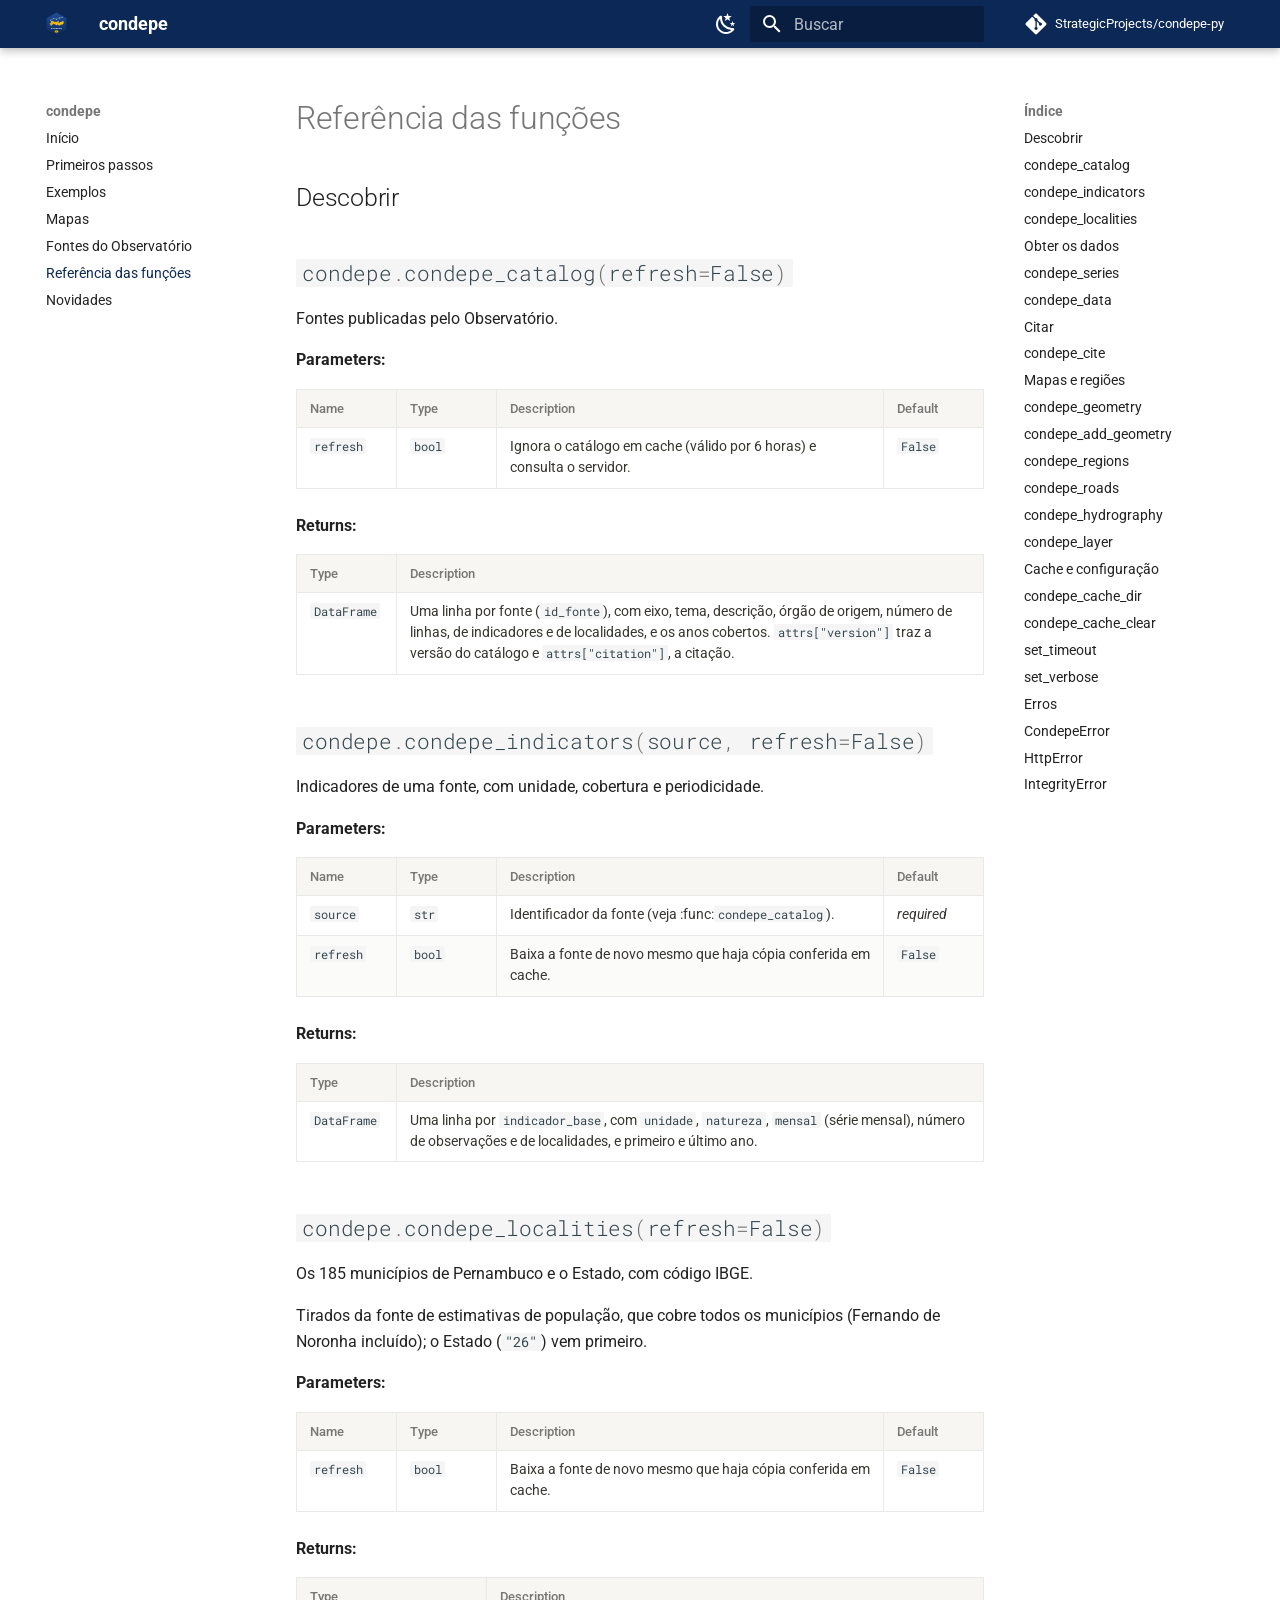
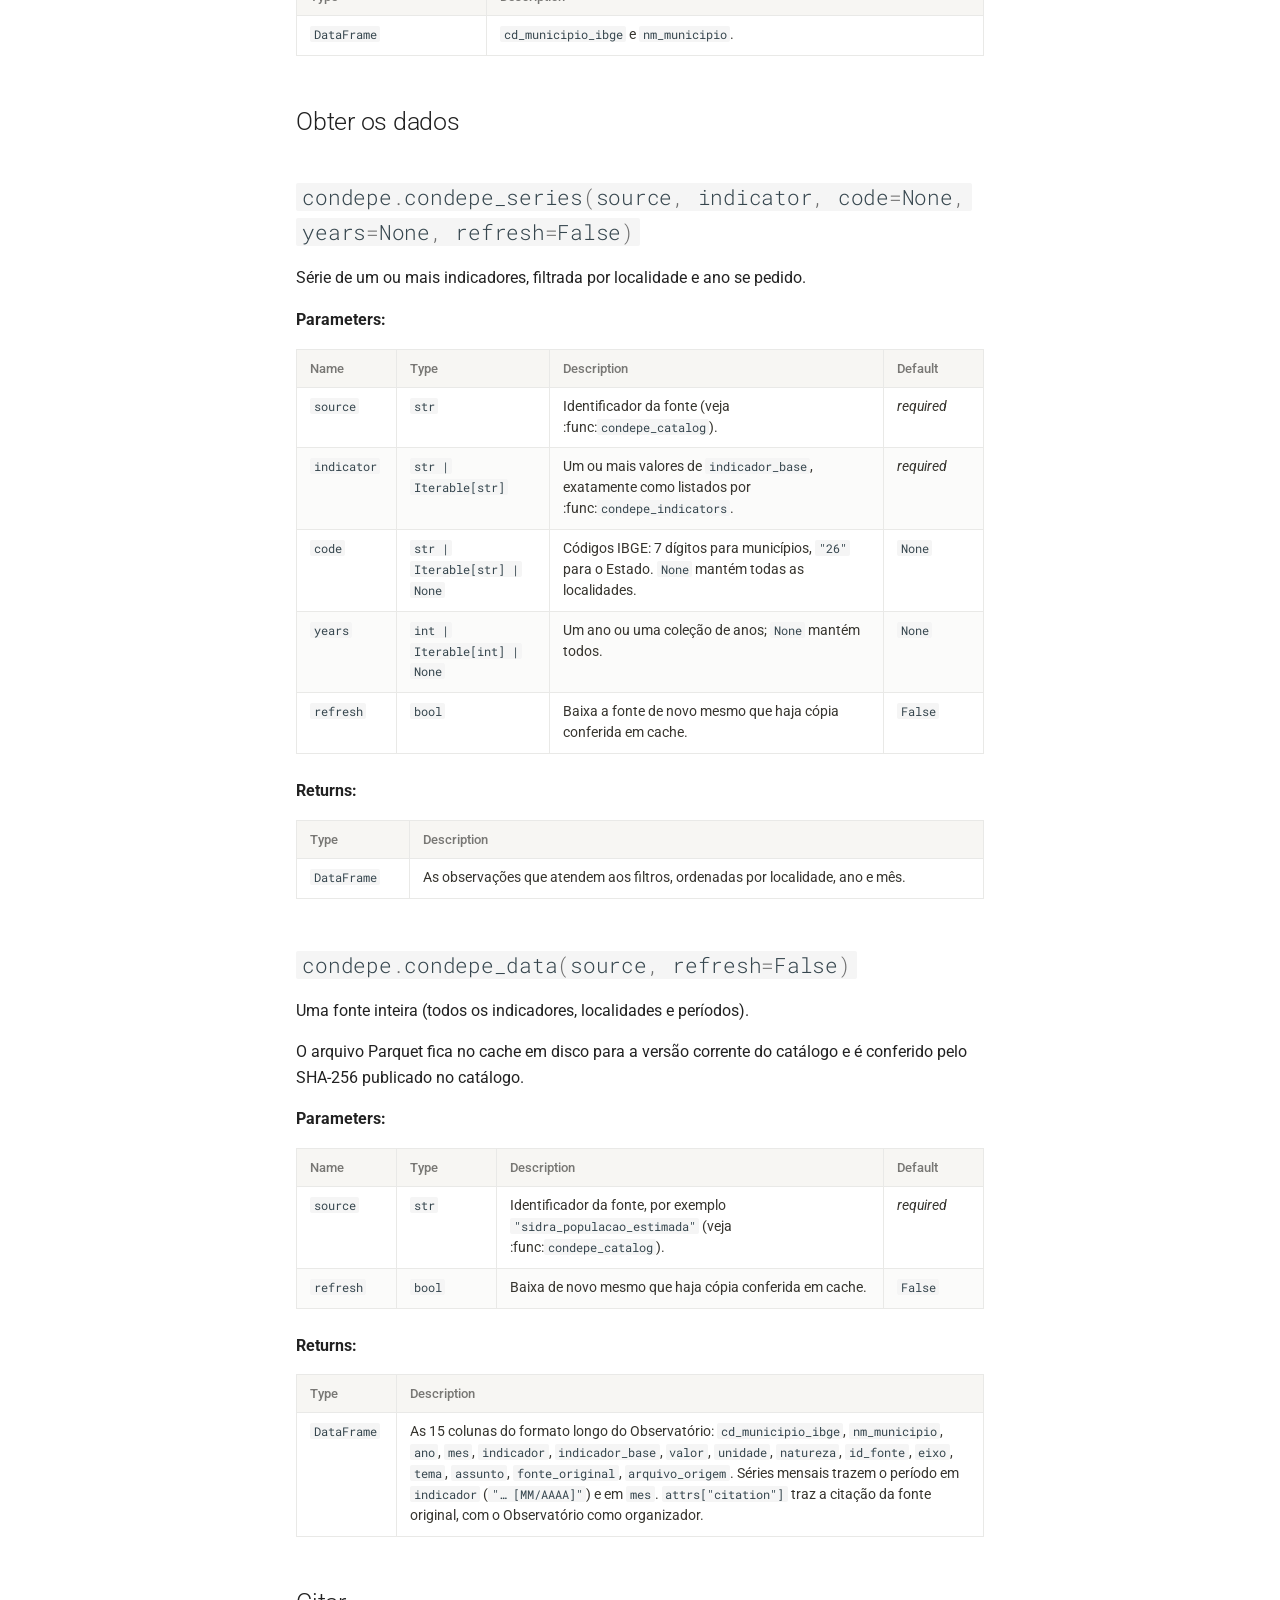
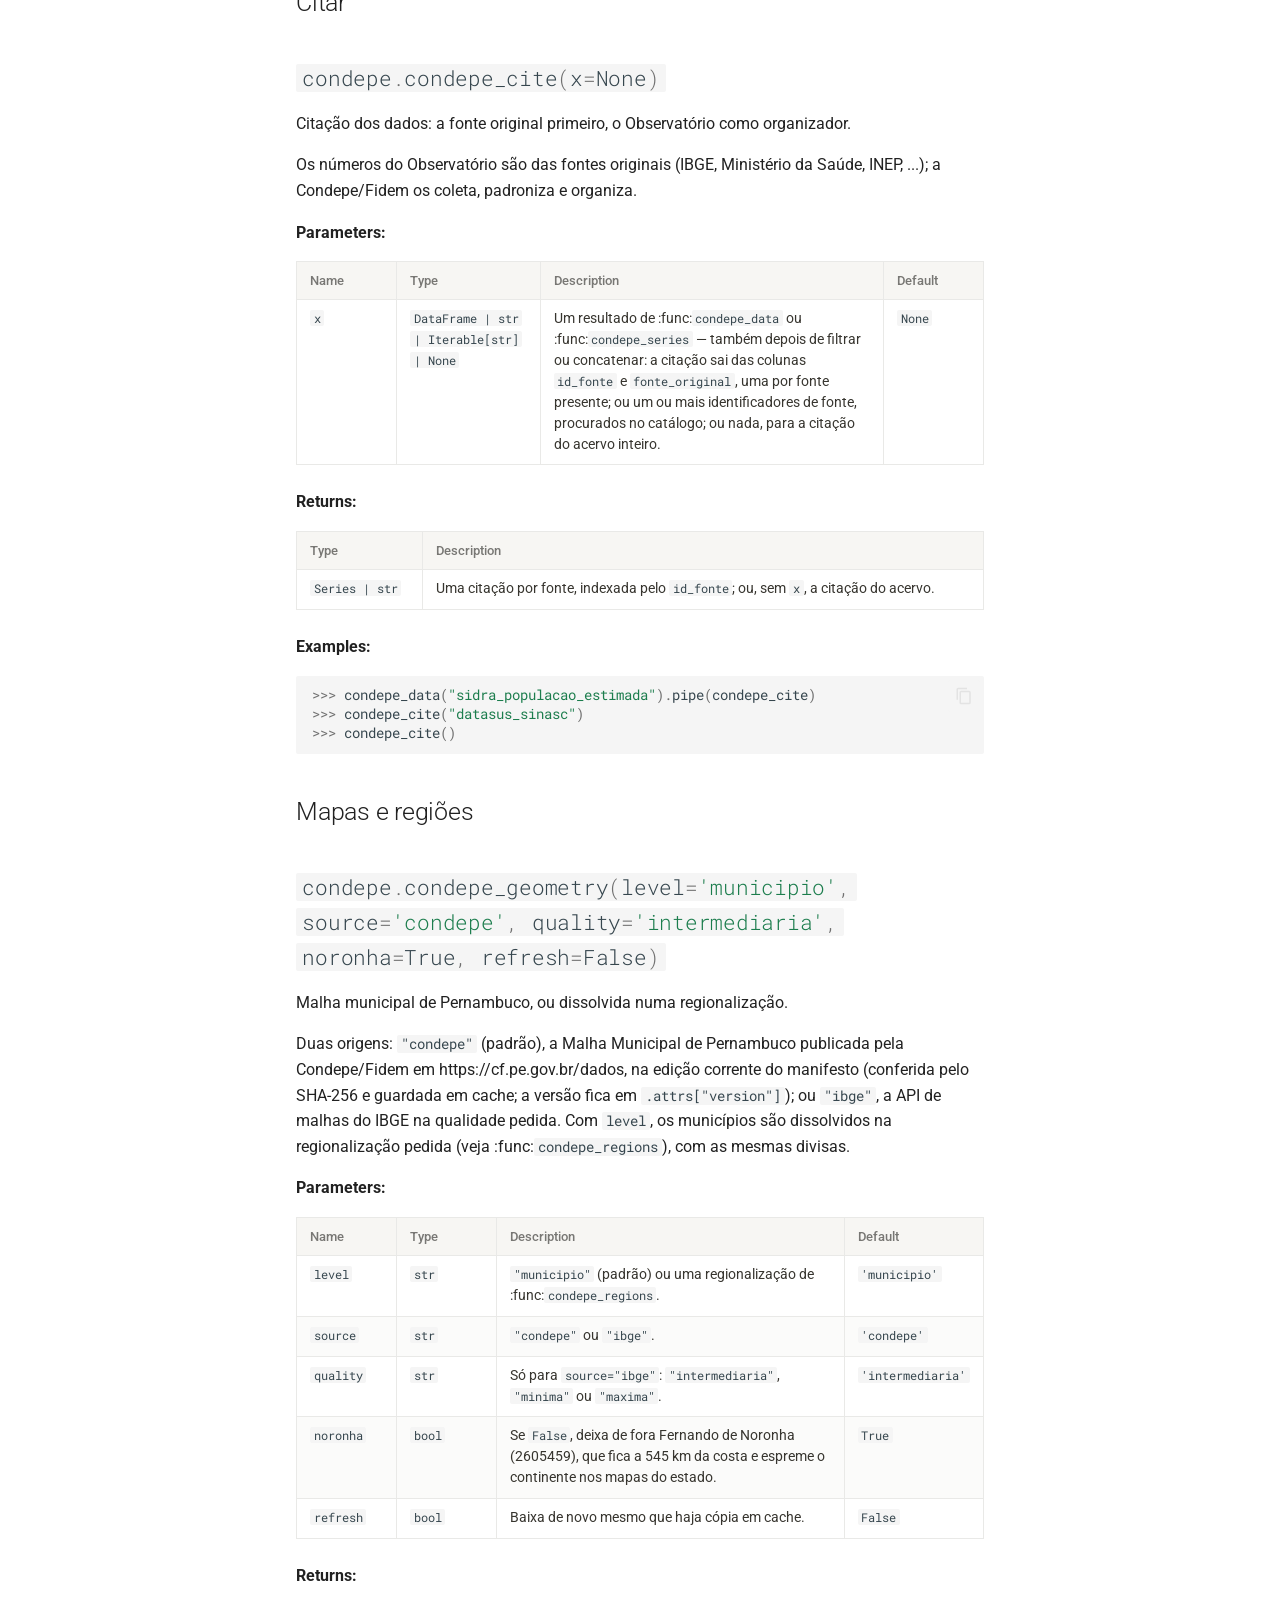
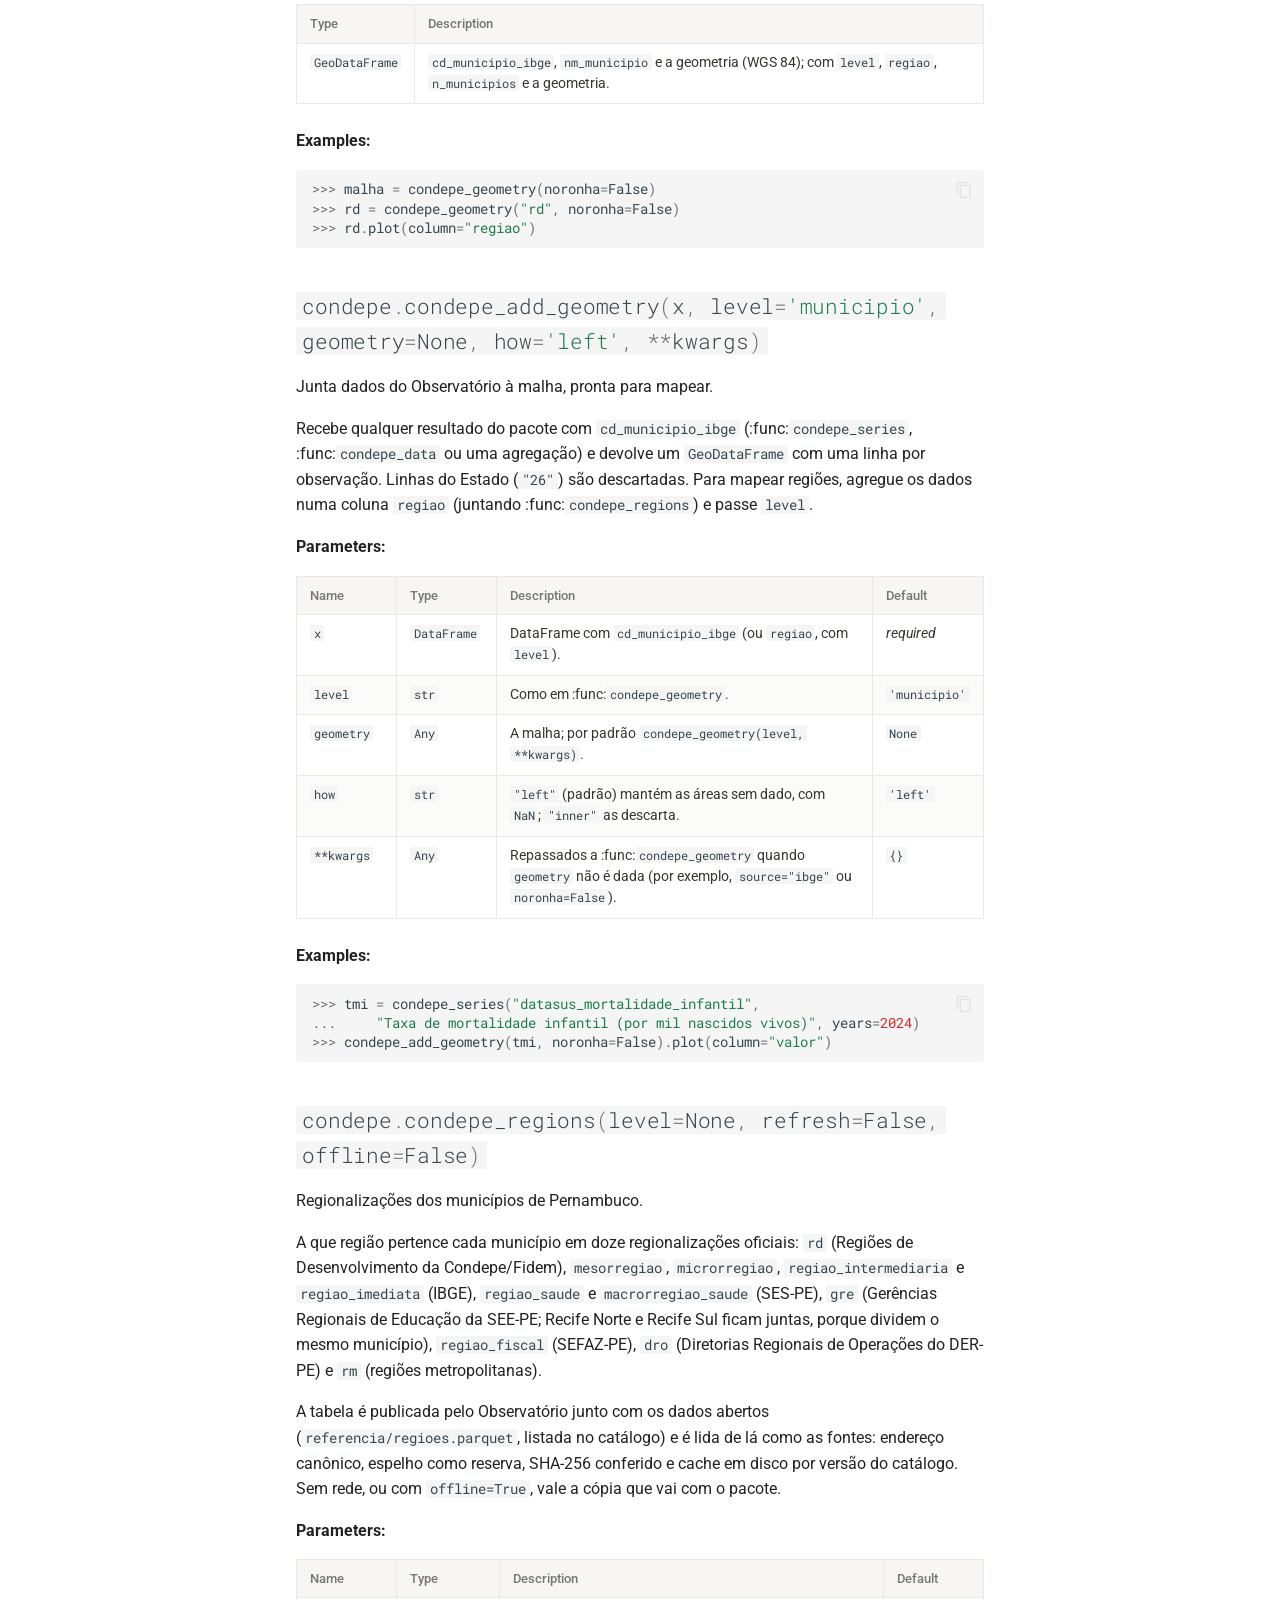
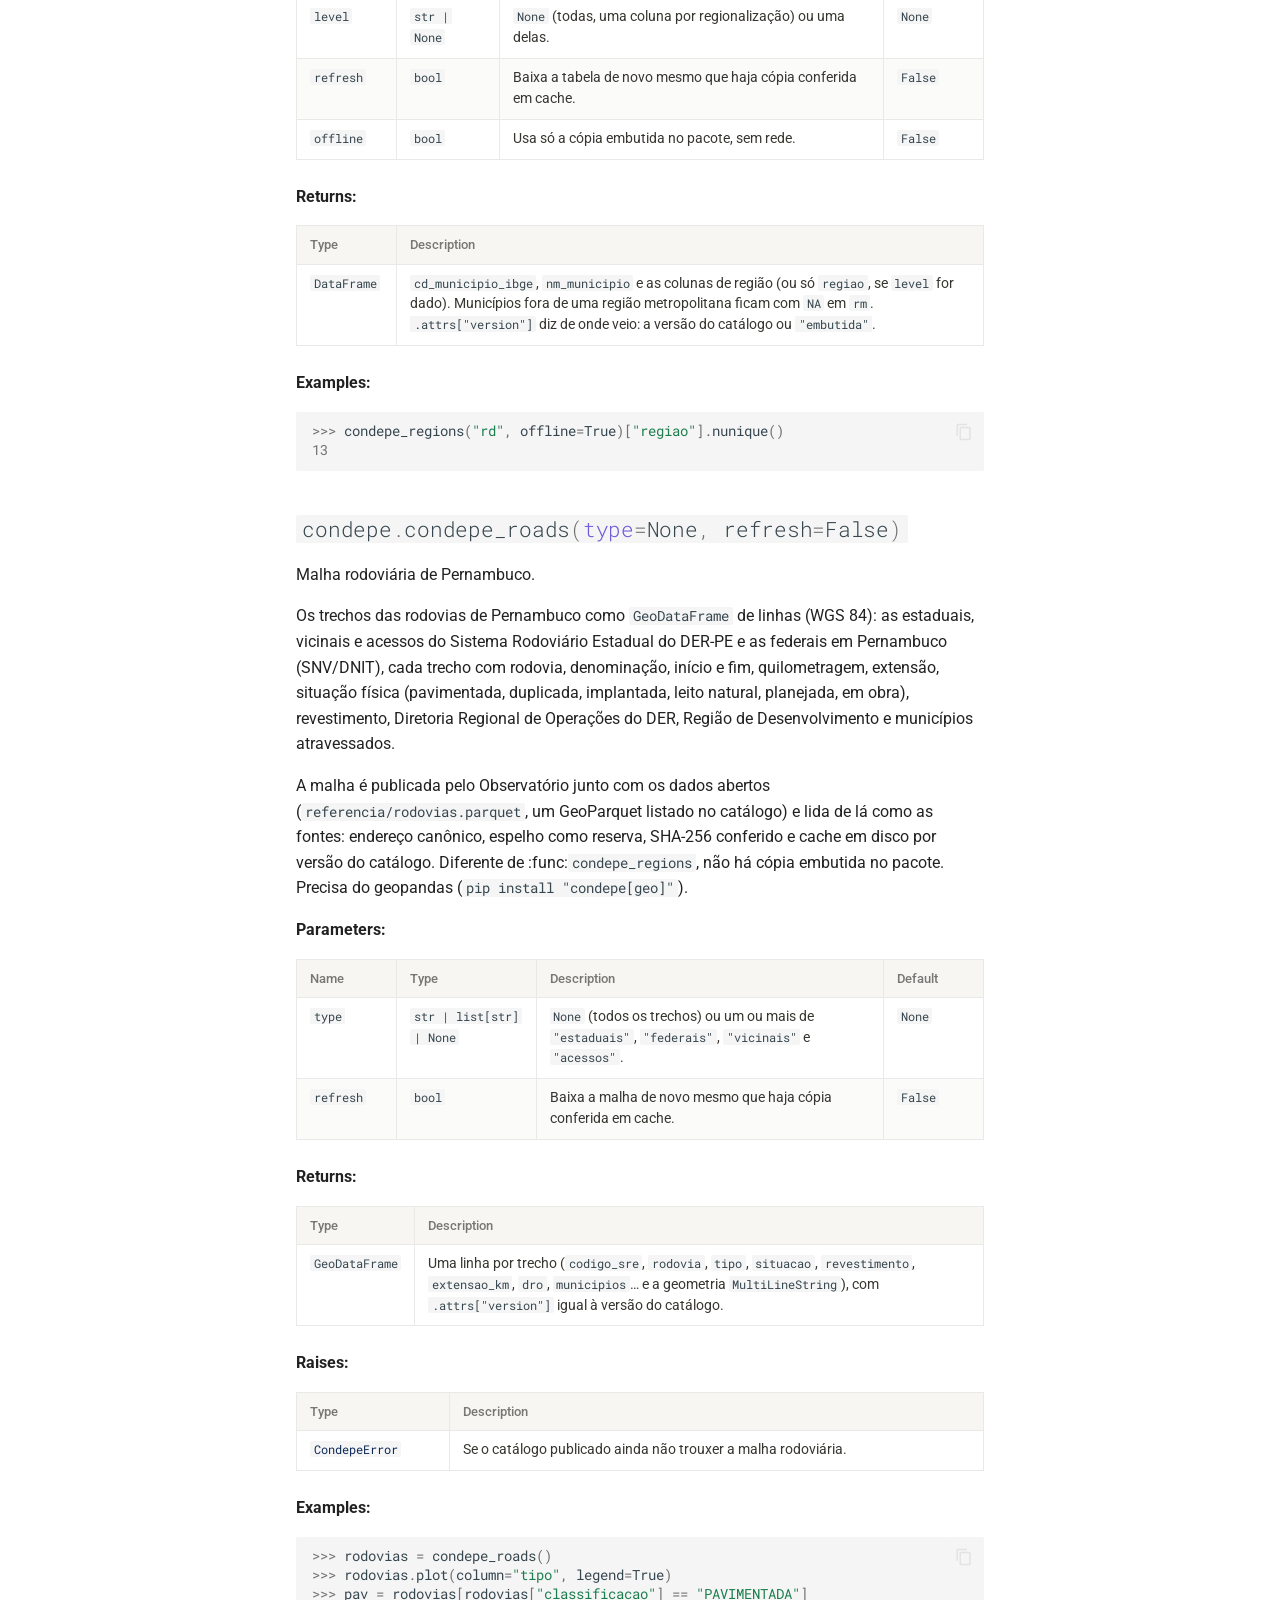
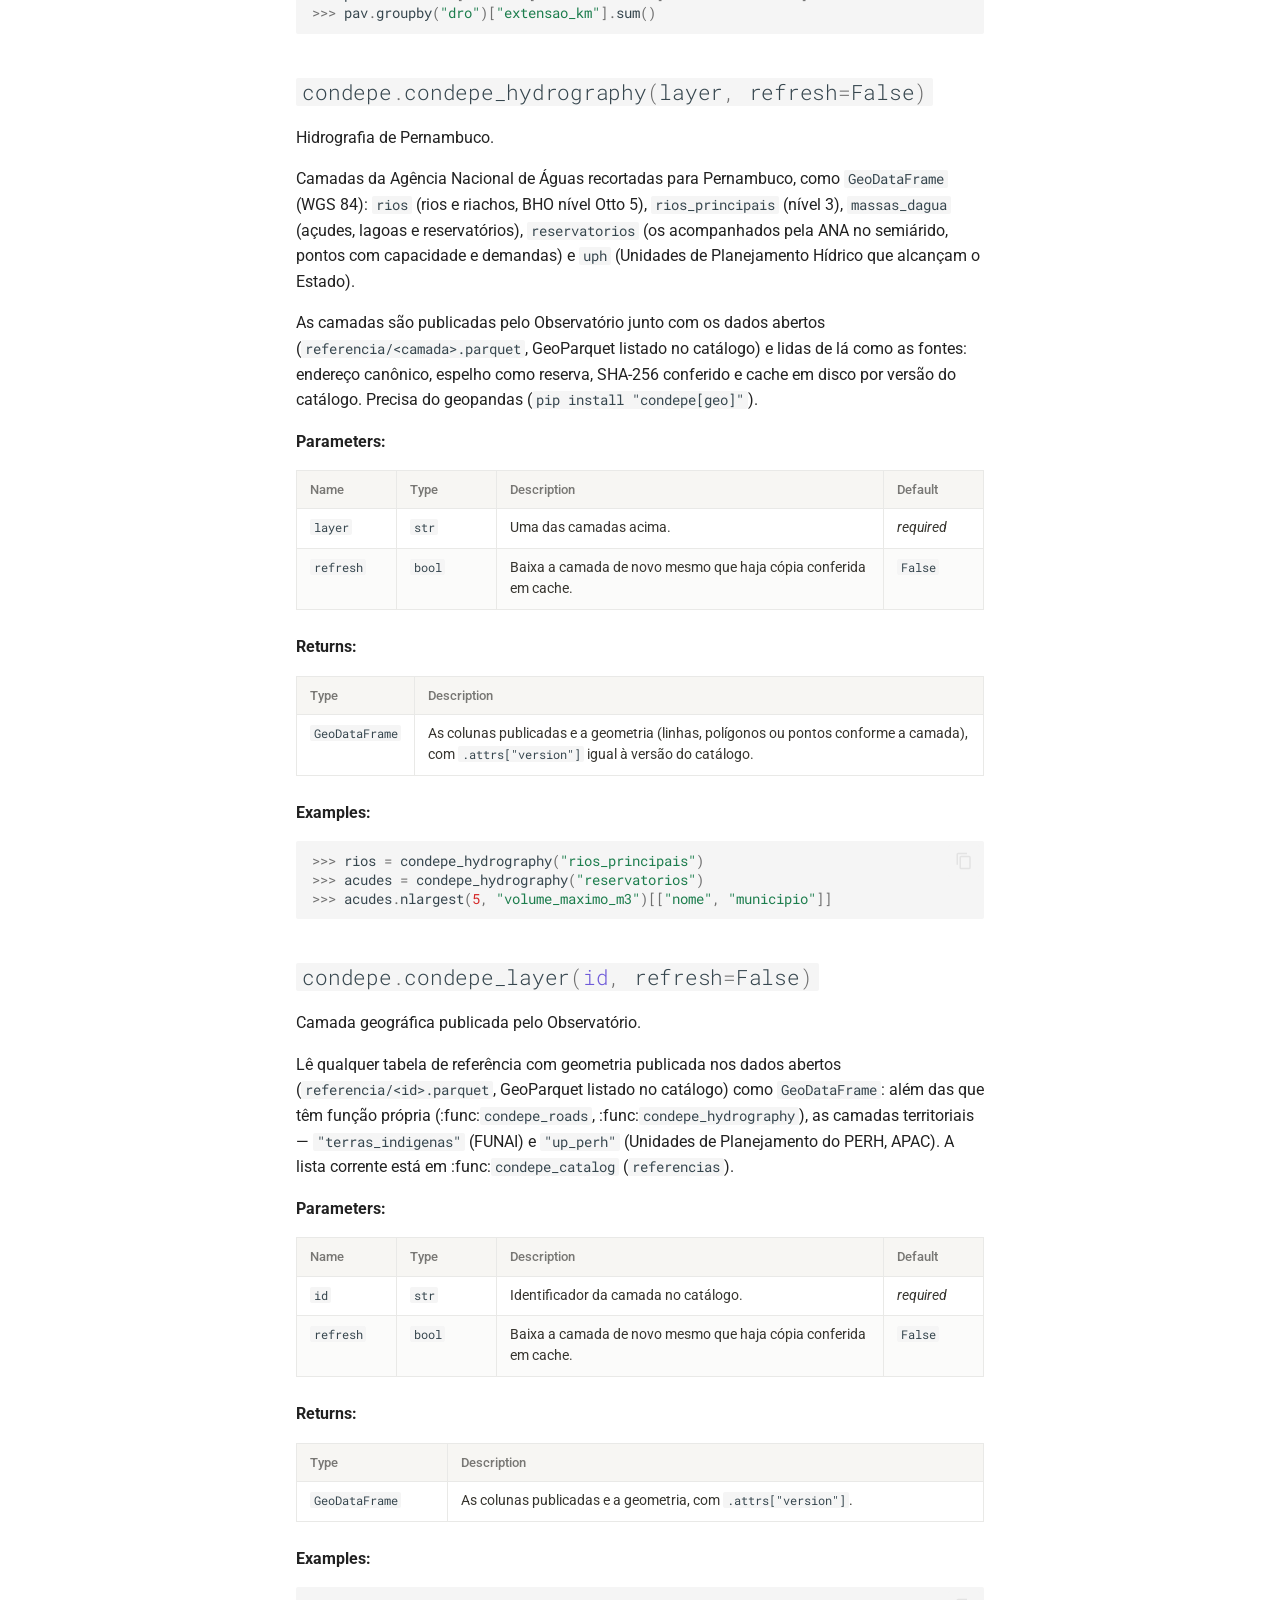
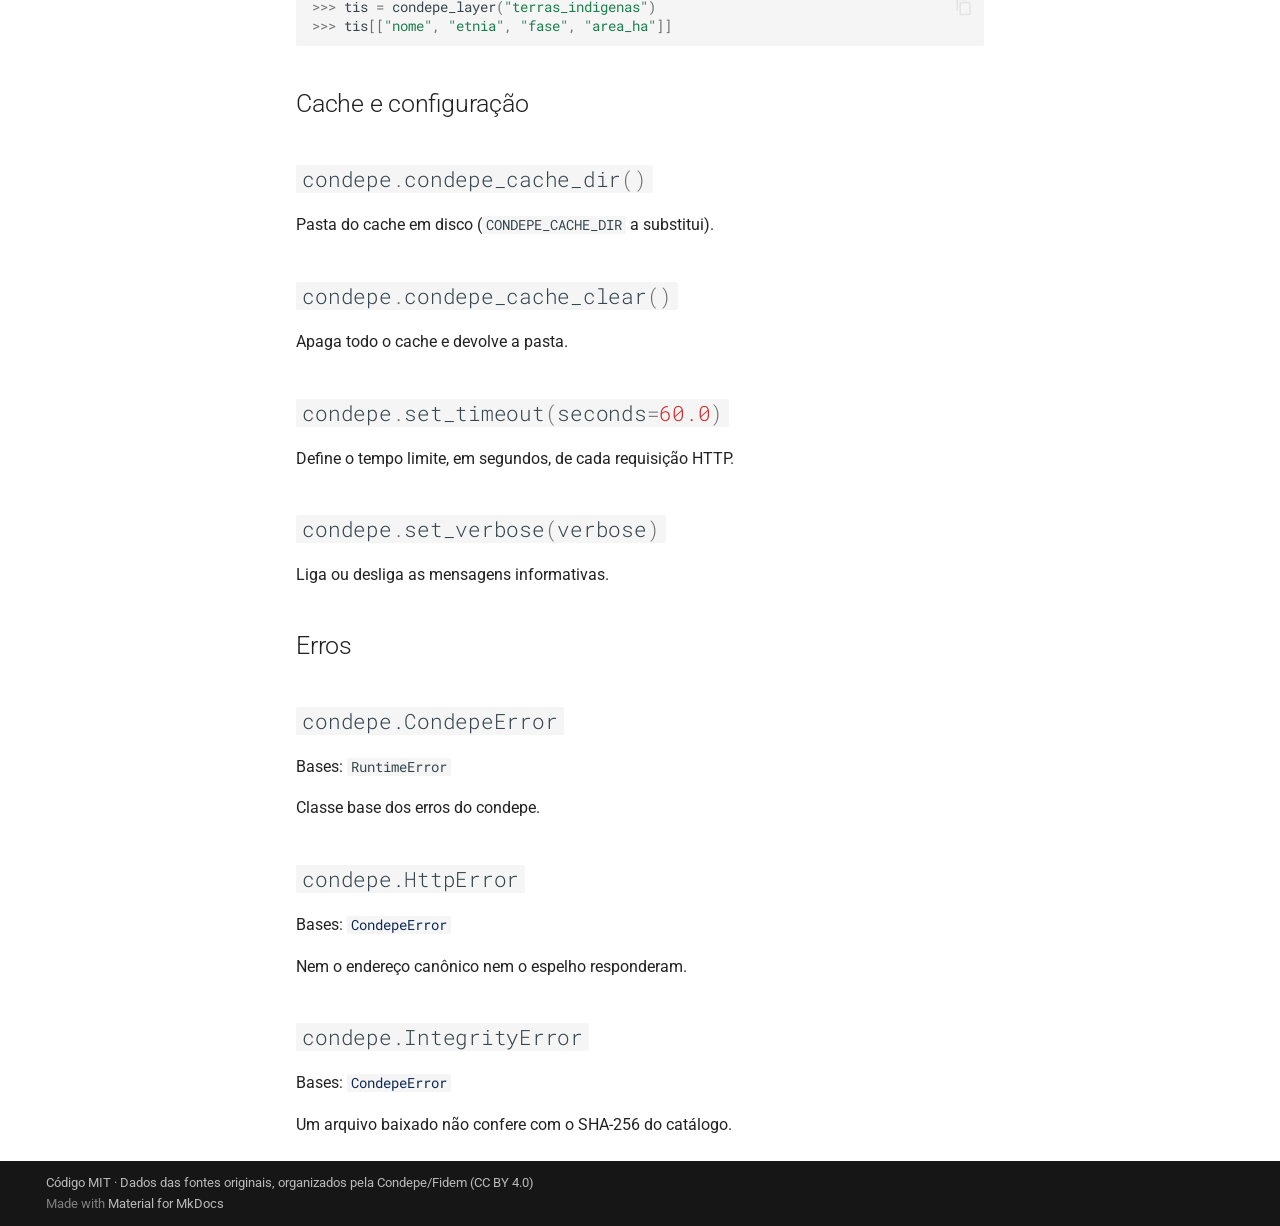
<file: api/index.html>
<!doctype html>
<html lang="pt" class="no-js">
  <head>
    
      <meta charset="utf-8">
      <meta name="viewport" content="width=device-width,initial-scale=1">
      
        <meta name="description" content="Dados abertos do Observatório de Pernambuco (Condepe/Fidem) no Python">
      
      
      
        <link rel="canonical" href="https://strategicprojects.github.io/condepe-py/api/">
      
      
        <link rel="prev" href="../fontes/">
      
      
        <link rel="next" href="../news/">
      
      
        
      
      
      <link rel="icon" href="../assets/logo.svg">
      <meta name="generator" content="mkdocs-1.6.1, mkdocs-material-9.8.2">
    
    
      
        <title>Referência das funções - condepe</title>
      
    
    
      <link rel="stylesheet" href="../assets/stylesheets/main.57a0d79d.min.css">
      
        
        <link rel="stylesheet" href="../assets/stylesheets/palette.fb2fffe2.min.css">
      
      


    
    
      
    
    
      
        
        
        <link rel="preconnect" href="https://fonts.gstatic.com" crossorigin>
        <link rel="stylesheet" href="https://fonts.googleapis.com/css?family=Roboto:300,300i,400,400i,700,700i%7CRoboto+Mono:400,400i,700,700i&display=fallback">
        <style>:root{--md-text-font:"Roboto";--md-code-font:"Roboto Mono"}</style>
      
    
    
      <link rel="stylesheet" href="../assets/_mkdocstrings.css">
    
      <link rel="stylesheet" href="../assets/extra.css">
    
    <script>__md_scope=new URL("..",location),__md_hash=e=>[...e].reduce(((e,_)=>(e<<5)-e+_.charCodeAt(0)),0),__md_get=(e,_=localStorage,t=__md_scope)=>JSON.parse(_.getItem(t.pathname+"."+e)),__md_set=(e,_,t=localStorage,a=__md_scope)=>{try{t.setItem(a.pathname+"."+e,JSON.stringify(_))}catch(e){}}</script>
    
      

    
    
  </head>
  
  
    
    
      
    
    
    
    
    <body dir="ltr" data-md-color-scheme="default" data-md-color-primary="custom" data-md-color-accent="custom">
  
    
    <input class="md-toggle" data-md-toggle="drawer" type="checkbox" id="__drawer" autocomplete="off">
    <input class="md-toggle" data-md-toggle="search" type="checkbox" id="__search" autocomplete="off">
    <label class="md-overlay" for="__drawer"></label>
    <div data-md-component="skip">
      
        
        <a href="#referencia-das-funcoes" class="md-skip">
          Pular para conteúdo
        </a>
      
    </div>
    <div data-md-component="announce">
      
    </div>
    
    
      

  

<header class="md-header md-header--shadow" data-md-component="header">
  <nav class="md-header__inner md-grid" aria-label="Cabeçalho">
    <a href=".." title="condepe" class="md-header__button md-logo" aria-label="condepe" data-md-component="logo">
      
  <img src="../assets/logo.svg" alt="logo">

    </a>
    <label class="md-header__button md-icon" for="__drawer">
      
      <svg xmlns="http://www.w3.org/2000/svg" viewBox="0 0 24 24"><path d="M3 6h18v2H3zm0 5h18v2H3zm0 5h18v2H3z"/></svg>
    </label>
    <div class="md-header__title" data-md-component="header-title">
      <div class="md-header__ellipsis">
        <div class="md-header__topic">
          <span class="md-ellipsis">
            condepe
          </span>
        </div>
        <div class="md-header__topic" data-md-component="header-topic">
          <span class="md-ellipsis">
            
              Referência das funções
            
          </span>
        </div>
      </div>
    </div>
    
      
        <form class="md-header__option" data-md-component="palette">
  
    
    
    
    <input class="md-option" data-md-color-media="" data-md-color-scheme="default" data-md-color-primary="custom" data-md-color-accent="custom"  aria-label="Modo escuro"  type="radio" name="__palette" id="__palette_0">
    
      <label class="md-header__button md-icon" title="Modo escuro" for="__palette_1" hidden>
        <svg xmlns="http://www.w3.org/2000/svg" viewBox="0 0 24 24"><path d="m17.75 4.09-2.53 1.94.91 3.06-2.63-1.81-2.63 1.81.91-3.06-2.53-1.94L12.44 4l1.06-3 1.06 3zm3.5 6.91-1.64 1.25.59 1.98-1.7-1.17-1.7 1.17.59-1.98L15.75 11l2.06-.05L18.5 9l.69 1.95zm-2.28 4.95c.83-.08 1.72 1.1 1.19 1.85-.32.45-.66.87-1.08 1.27C15.17 23 8.84 23 4.94 19.07c-3.91-3.9-3.91-10.24 0-14.14.4-.4.82-.76 1.27-1.08.75-.53 1.93.36 1.85 1.19-.27 2.86.69 5.83 2.89 8.02a9.96 9.96 0 0 0 8.02 2.89m-1.64 2.02a12.08 12.08 0 0 1-7.8-3.47c-2.17-2.19-3.33-5-3.49-7.82-2.81 3.14-2.7 7.96.31 10.98 3.02 3.01 7.84 3.12 10.98.31"/></svg>
      </label>
    
  
    
    
    
    <input class="md-option" data-md-color-media="" data-md-color-scheme="slate" data-md-color-primary="custom" data-md-color-accent="custom"  aria-label="Modo claro"  type="radio" name="__palette" id="__palette_1">
    
      <label class="md-header__button md-icon" title="Modo claro" for="__palette_0" hidden>
        <svg xmlns="http://www.w3.org/2000/svg" viewBox="0 0 24 24"><path d="M12 7a5 5 0 0 1 5 5 5 5 0 0 1-5 5 5 5 0 0 1-5-5 5 5 0 0 1 5-5m0 2a3 3 0 0 0-3 3 3 3 0 0 0 3 3 3 3 0 0 0 3-3 3 3 0 0 0-3-3m0-7 2.39 3.42C13.65 5.15 12.84 5 12 5s-1.65.15-2.39.42zM3.34 7l4.16-.35A7.2 7.2 0 0 0 5.94 8.5c-.44.74-.69 1.5-.83 2.29zm.02 10 1.76-3.77a7.131 7.131 0 0 0 2.38 4.14zM20.65 7l-1.77 3.79a7.02 7.02 0 0 0-2.38-4.15zm-.01 10-4.14.36c.59-.51 1.12-1.14 1.54-1.86.42-.73.69-1.5.83-2.29zM12 22l-2.41-3.44c.74.27 1.55.44 2.41.44.82 0 1.63-.17 2.37-.44z"/></svg>
      </label>
    
  
</form>
      
    
    
      <script>var palette=__md_get("__palette");if(palette&&palette.color){if("(prefers-color-scheme)"===palette.color.media){var media=matchMedia("(prefers-color-scheme: light)"),input=document.querySelector(media.matches?"[data-md-color-media='(prefers-color-scheme: light)']":"[data-md-color-media='(prefers-color-scheme: dark)']");palette.color.media=input.getAttribute("data-md-color-media"),palette.color.scheme=input.getAttribute("data-md-color-scheme"),palette.color.primary=input.getAttribute("data-md-color-primary"),palette.color.accent=input.getAttribute("data-md-color-accent")}for(var[key,value]of Object.entries(palette.color))document.body.setAttribute("data-md-color-"+key,value)}</script>
    
    
    
      
      
        <label class="md-header__button md-icon" for="__search">
          
          <svg xmlns="http://www.w3.org/2000/svg" viewBox="0 0 24 24"><path d="M9.5 3A6.5 6.5 0 0 1 16 9.5c0 1.61-.59 3.09-1.56 4.23l.27.27h.79l5 5-1.5 1.5-5-5v-.79l-.27-.27A6.52 6.52 0 0 1 9.5 16 6.5 6.5 0 0 1 3 9.5 6.5 6.5 0 0 1 9.5 3m0 2C7 5 5 7 5 9.5S7 14 9.5 14 14 12 14 9.5 12 5 9.5 5"/></svg>
        </label>
        <div class="md-search" data-md-component="search" role="dialog">
  <label class="md-search__overlay" for="__search"></label>
  <div class="md-search__inner" role="search">
    <form class="md-search__form" name="search">
      <input type="text" class="md-search__input" name="query" aria-label="Buscar" placeholder="Buscar" autocapitalize="off" autocorrect="off" autocomplete="off" spellcheck="false" data-md-component="search-query" required>
      <label class="md-search__icon md-icon" for="__search">
        
        <svg xmlns="http://www.w3.org/2000/svg" viewBox="0 0 24 24"><path d="M9.5 3A6.5 6.5 0 0 1 16 9.5c0 1.61-.59 3.09-1.56 4.23l.27.27h.79l5 5-1.5 1.5-5-5v-.79l-.27-.27A6.52 6.52 0 0 1 9.5 16 6.5 6.5 0 0 1 3 9.5 6.5 6.5 0 0 1 9.5 3m0 2C7 5 5 7 5 9.5S7 14 9.5 14 14 12 14 9.5 12 5 9.5 5"/></svg>
        
        <svg xmlns="http://www.w3.org/2000/svg" viewBox="0 0 24 24"><path d="M20 11v2H8l5.5 5.5-1.42 1.42L4.16 12l7.92-7.92L13.5 5.5 8 11z"/></svg>
      </label>
      <nav class="md-search__options" aria-label="Pesquisar">
        
        <button type="reset" class="md-search__icon md-icon" title="Limpar" aria-label="Limpar" tabindex="-1">
          
          <svg xmlns="http://www.w3.org/2000/svg" viewBox="0 0 24 24"><path d="M19 6.41 17.59 5 12 10.59 6.41 5 5 6.41 10.59 12 5 17.59 6.41 19 12 13.41 17.59 19 19 17.59 13.41 12z"/></svg>
        </button>
      </nav>
      
    </form>
    <div class="md-search__output">
      <div class="md-search__scrollwrap" tabindex="0" data-md-scrollfix>
        <div class="md-search-result" data-md-component="search-result">
          <div class="md-search-result__meta">
            Inicializando busca
          </div>
          <ol class="md-search-result__list" role="presentation"></ol>
        </div>
      </div>
    </div>
  </div>
</div>
      
    
    
      <div class="md-header__source">
        <a href="https://github.com/StrategicProjects/condepe-py" title="Ir para repositório" class="md-source" data-md-component="source">
  <div class="md-source__icon md-icon">
    
    <svg xmlns="http://www.w3.org/2000/svg" viewBox="0 0 448 512"><!--! Font Awesome Free 7.1.0 by @fontawesome - https://fontawesome.com License - https://fontawesome.com/license/free (Icons: CC BY 4.0, Fonts: SIL OFL 1.1, Code: MIT License) Copyright 2025 Fonticons, Inc.--><path d="M439.6 236.1 244 40.5c-5.4-5.5-12.8-8.5-20.4-8.5s-15 3-20.4 8.4L162.5 81l51.5 51.5c27.1-9.1 52.7 16.8 43.4 43.7l49.7 49.7c34.2-11.8 61.2 31 35.5 56.7-26.5 26.5-70.2-2.9-56-37.3L240.3 199v121.9c25.3 12.5 22.3 41.8 9.1 55-6.4 6.4-15.2 10.1-24.3 10.1s-17.8-3.6-24.3-10.1c-17.6-17.6-11.1-46.9 11.2-56v-123c-20.8-8.5-24.6-30.7-18.6-45L142.6 101 8.5 235.1C3 240.6 0 247.9 0 255.5s3 15 8.5 20.4l195.6 195.7c5.4 5.4 12.7 8.4 20.4 8.4s15-3 20.4-8.4l194.7-194.7c5.4-5.4 8.4-12.8 8.4-20.4s-3-15-8.4-20.4"/></svg>
  </div>
  <div class="md-source__repository">
    StrategicProjects/condepe-py
  </div>
</a>
      </div>
    
  </nav>
  
</header>
    
    <div class="md-container" data-md-component="container">
      
      
        
          
        
      
      <main class="md-main" data-md-component="main">
        <div class="md-main__inner md-grid">
          
            
              
              <div class="md-sidebar md-sidebar--primary" data-md-component="sidebar" data-md-type="navigation" >
                <div class="md-sidebar__scrollwrap">
                  <div class="md-sidebar__inner">
                    



<nav class="md-nav md-nav--primary" aria-label="Navegação" data-md-level="0">
  <label class="md-nav__title" for="__drawer">
    <a href=".." title="condepe" class="md-nav__button md-logo" aria-label="condepe" data-md-component="logo">
      
  <img src="../assets/logo.svg" alt="logo">

    </a>
    condepe
  </label>
  
    <div class="md-nav__source">
      <a href="https://github.com/StrategicProjects/condepe-py" title="Ir para repositório" class="md-source" data-md-component="source">
  <div class="md-source__icon md-icon">
    
    <svg xmlns="http://www.w3.org/2000/svg" viewBox="0 0 448 512"><!--! Font Awesome Free 7.1.0 by @fontawesome - https://fontawesome.com License - https://fontawesome.com/license/free (Icons: CC BY 4.0, Fonts: SIL OFL 1.1, Code: MIT License) Copyright 2025 Fonticons, Inc.--><path d="M439.6 236.1 244 40.5c-5.4-5.5-12.8-8.5-20.4-8.5s-15 3-20.4 8.4L162.5 81l51.5 51.5c27.1-9.1 52.7 16.8 43.4 43.7l49.7 49.7c34.2-11.8 61.2 31 35.5 56.7-26.5 26.5-70.2-2.9-56-37.3L240.3 199v121.9c25.3 12.5 22.3 41.8 9.1 55-6.4 6.4-15.2 10.1-24.3 10.1s-17.8-3.6-24.3-10.1c-17.6-17.6-11.1-46.9 11.2-56v-123c-20.8-8.5-24.6-30.7-18.6-45L142.6 101 8.5 235.1C3 240.6 0 247.9 0 255.5s3 15 8.5 20.4l195.6 195.7c5.4 5.4 12.7 8.4 20.4 8.4s15-3 20.4-8.4l194.7-194.7c5.4-5.4 8.4-12.8 8.4-20.4s-3-15-8.4-20.4"/></svg>
  </div>
  <div class="md-source__repository">
    StrategicProjects/condepe-py
  </div>
</a>
    </div>
  
  <ul class="md-nav__list" data-md-scrollfix>
    
      
      
  
  
  
  
    <li class="md-nav__item">
      <a href=".." class="md-nav__link">
        
  
  
  <span class="md-ellipsis">
    
  
    Início
  

    
  </span>
  
  

      </a>
    </li>
  

    
      
      
  
  
  
  
    <li class="md-nav__item">
      <a href="../primeiros-passos/" class="md-nav__link">
        
  
  
  <span class="md-ellipsis">
    
  
    Primeiros passos
  

    
  </span>
  
  

      </a>
    </li>
  

    
      
      
  
  
  
  
    <li class="md-nav__item">
      <a href="../exemplos/" class="md-nav__link">
        
  
  
  <span class="md-ellipsis">
    
  
    Exemplos
  

    
  </span>
  
  

      </a>
    </li>
  

    
      
      
  
  
  
  
    <li class="md-nav__item">
      <a href="../mapas/" class="md-nav__link">
        
  
  
  <span class="md-ellipsis">
    
  
    Mapas
  

    
  </span>
  
  

      </a>
    </li>
  

    
      
      
  
  
  
  
    <li class="md-nav__item">
      <a href="../fontes/" class="md-nav__link">
        
  
  
  <span class="md-ellipsis">
    
  
    Fontes do Observatório
  

    
  </span>
  
  

      </a>
    </li>
  

    
      
      
  
  
    
  
  
  
    <li class="md-nav__item md-nav__item--active">
      
      <input class="md-nav__toggle md-toggle" type="checkbox" id="__toc">
      
      
        
      
      
        <label class="md-nav__link md-nav__link--active" for="__toc">
          
  
  
  <span class="md-ellipsis">
    
  
    Referência das funções
  

    
  </span>
  
  

          <span class="md-nav__icon md-icon"></span>
        </label>
      
      <a href="./" class="md-nav__link md-nav__link--active">
        
  
  
  <span class="md-ellipsis">
    
  
    Referência das funções
  

    
  </span>
  
  

      </a>
      
        

<nav class="md-nav md-nav--secondary" aria-label="Índice">
  
  
  
    
  
  
    <label class="md-nav__title" for="__toc">
      <span class="md-nav__icon md-icon"></span>
      Índice
    </label>
    <ul class="md-nav__list" data-md-component="toc" data-md-scrollfix>
      
        <li class="md-nav__item">
  <a href="#descobrir" class="md-nav__link">
    <span class="md-ellipsis">
      
        Descobrir
      
    </span>
  </a>
  
</li>
      
        <li class="md-nav__item">
  <a href="#condepe.condepe_catalog" class="md-nav__link">
    <span class="md-ellipsis">
      
        condepe_catalog
      
    </span>
  </a>
  
</li>
      
        <li class="md-nav__item">
  <a href="#condepe.condepe_indicators" class="md-nav__link">
    <span class="md-ellipsis">
      
        condepe_indicators
      
    </span>
  </a>
  
</li>
      
        <li class="md-nav__item">
  <a href="#condepe.condepe_localities" class="md-nav__link">
    <span class="md-ellipsis">
      
        condepe_localities
      
    </span>
  </a>
  
</li>
      
        <li class="md-nav__item">
  <a href="#obter-os-dados" class="md-nav__link">
    <span class="md-ellipsis">
      
        Obter os dados
      
    </span>
  </a>
  
</li>
      
        <li class="md-nav__item">
  <a href="#condepe.condepe_series" class="md-nav__link">
    <span class="md-ellipsis">
      
        condepe_series
      
    </span>
  </a>
  
</li>
      
        <li class="md-nav__item">
  <a href="#condepe.condepe_data" class="md-nav__link">
    <span class="md-ellipsis">
      
        condepe_data
      
    </span>
  </a>
  
</li>
      
        <li class="md-nav__item">
  <a href="#citar" class="md-nav__link">
    <span class="md-ellipsis">
      
        Citar
      
    </span>
  </a>
  
</li>
      
        <li class="md-nav__item">
  <a href="#condepe.condepe_cite" class="md-nav__link">
    <span class="md-ellipsis">
      
        condepe_cite
      
    </span>
  </a>
  
</li>
      
        <li class="md-nav__item">
  <a href="#mapas-e-regioes" class="md-nav__link">
    <span class="md-ellipsis">
      
        Mapas e regiões
      
    </span>
  </a>
  
</li>
      
        <li class="md-nav__item">
  <a href="#condepe.condepe_geometry" class="md-nav__link">
    <span class="md-ellipsis">
      
        condepe_geometry
      
    </span>
  </a>
  
</li>
      
        <li class="md-nav__item">
  <a href="#condepe.condepe_add_geometry" class="md-nav__link">
    <span class="md-ellipsis">
      
        condepe_add_geometry
      
    </span>
  </a>
  
</li>
      
        <li class="md-nav__item">
  <a href="#condepe.condepe_regions" class="md-nav__link">
    <span class="md-ellipsis">
      
        condepe_regions
      
    </span>
  </a>
  
</li>
      
        <li class="md-nav__item">
  <a href="#condepe.condepe_roads" class="md-nav__link">
    <span class="md-ellipsis">
      
        condepe_roads
      
    </span>
  </a>
  
</li>
      
        <li class="md-nav__item">
  <a href="#condepe.condepe_hydrography" class="md-nav__link">
    <span class="md-ellipsis">
      
        condepe_hydrography
      
    </span>
  </a>
  
</li>
      
        <li class="md-nav__item">
  <a href="#condepe.condepe_layer" class="md-nav__link">
    <span class="md-ellipsis">
      
        condepe_layer
      
    </span>
  </a>
  
</li>
      
        <li class="md-nav__item">
  <a href="#cache-e-configuracao" class="md-nav__link">
    <span class="md-ellipsis">
      
        Cache e configuração
      
    </span>
  </a>
  
</li>
      
        <li class="md-nav__item">
  <a href="#condepe.condepe_cache_dir" class="md-nav__link">
    <span class="md-ellipsis">
      
        condepe_cache_dir
      
    </span>
  </a>
  
</li>
      
        <li class="md-nav__item">
  <a href="#condepe.condepe_cache_clear" class="md-nav__link">
    <span class="md-ellipsis">
      
        condepe_cache_clear
      
    </span>
  </a>
  
</li>
      
        <li class="md-nav__item">
  <a href="#condepe.set_timeout" class="md-nav__link">
    <span class="md-ellipsis">
      
        set_timeout
      
    </span>
  </a>
  
</li>
      
        <li class="md-nav__item">
  <a href="#condepe.set_verbose" class="md-nav__link">
    <span class="md-ellipsis">
      
        set_verbose
      
    </span>
  </a>
  
</li>
      
        <li class="md-nav__item">
  <a href="#erros" class="md-nav__link">
    <span class="md-ellipsis">
      
        Erros
      
    </span>
  </a>
  
</li>
      
        <li class="md-nav__item">
  <a href="#condepe.CondepeError" class="md-nav__link">
    <span class="md-ellipsis">
      
        CondepeError
      
    </span>
  </a>
  
</li>
      
        <li class="md-nav__item">
  <a href="#condepe.HttpError" class="md-nav__link">
    <span class="md-ellipsis">
      
        HttpError
      
    </span>
  </a>
  
</li>
      
        <li class="md-nav__item">
  <a href="#condepe.IntegrityError" class="md-nav__link">
    <span class="md-ellipsis">
      
        IntegrityError
      
    </span>
  </a>
  
</li>
      
    </ul>
  
</nav>
      
    </li>
  

    
      
      
  
  
  
  
    <li class="md-nav__item">
      <a href="../news/" class="md-nav__link">
        
  
  
  <span class="md-ellipsis">
    
  
    Novidades
  

    
  </span>
  
  

      </a>
    </li>
  

    
  </ul>
</nav>
                  </div>
                </div>
              </div>
            
            
              
              <div class="md-sidebar md-sidebar--secondary" data-md-component="sidebar" data-md-type="toc" >
                <div class="md-sidebar__scrollwrap">
                  <div class="md-sidebar__inner">
                    

<nav class="md-nav md-nav--secondary" aria-label="Índice">
  
  
  
    
  
  
    <label class="md-nav__title" for="__toc">
      <span class="md-nav__icon md-icon"></span>
      Índice
    </label>
    <ul class="md-nav__list" data-md-component="toc" data-md-scrollfix>
      
        <li class="md-nav__item">
  <a href="#descobrir" class="md-nav__link">
    <span class="md-ellipsis">
      
        Descobrir
      
    </span>
  </a>
  
</li>
      
        <li class="md-nav__item">
  <a href="#condepe.condepe_catalog" class="md-nav__link">
    <span class="md-ellipsis">
      
        condepe_catalog
      
    </span>
  </a>
  
</li>
      
        <li class="md-nav__item">
  <a href="#condepe.condepe_indicators" class="md-nav__link">
    <span class="md-ellipsis">
      
        condepe_indicators
      
    </span>
  </a>
  
</li>
      
        <li class="md-nav__item">
  <a href="#condepe.condepe_localities" class="md-nav__link">
    <span class="md-ellipsis">
      
        condepe_localities
      
    </span>
  </a>
  
</li>
      
        <li class="md-nav__item">
  <a href="#obter-os-dados" class="md-nav__link">
    <span class="md-ellipsis">
      
        Obter os dados
      
    </span>
  </a>
  
</li>
      
        <li class="md-nav__item">
  <a href="#condepe.condepe_series" class="md-nav__link">
    <span class="md-ellipsis">
      
        condepe_series
      
    </span>
  </a>
  
</li>
      
        <li class="md-nav__item">
  <a href="#condepe.condepe_data" class="md-nav__link">
    <span class="md-ellipsis">
      
        condepe_data
      
    </span>
  </a>
  
</li>
      
        <li class="md-nav__item">
  <a href="#citar" class="md-nav__link">
    <span class="md-ellipsis">
      
        Citar
      
    </span>
  </a>
  
</li>
      
        <li class="md-nav__item">
  <a href="#condepe.condepe_cite" class="md-nav__link">
    <span class="md-ellipsis">
      
        condepe_cite
      
    </span>
  </a>
  
</li>
      
        <li class="md-nav__item">
  <a href="#mapas-e-regioes" class="md-nav__link">
    <span class="md-ellipsis">
      
        Mapas e regiões
      
    </span>
  </a>
  
</li>
      
        <li class="md-nav__item">
  <a href="#condepe.condepe_geometry" class="md-nav__link">
    <span class="md-ellipsis">
      
        condepe_geometry
      
    </span>
  </a>
  
</li>
      
        <li class="md-nav__item">
  <a href="#condepe.condepe_add_geometry" class="md-nav__link">
    <span class="md-ellipsis">
      
        condepe_add_geometry
      
    </span>
  </a>
  
</li>
      
        <li class="md-nav__item">
  <a href="#condepe.condepe_regions" class="md-nav__link">
    <span class="md-ellipsis">
      
        condepe_regions
      
    </span>
  </a>
  
</li>
      
        <li class="md-nav__item">
  <a href="#condepe.condepe_roads" class="md-nav__link">
    <span class="md-ellipsis">
      
        condepe_roads
      
    </span>
  </a>
  
</li>
      
        <li class="md-nav__item">
  <a href="#condepe.condepe_hydrography" class="md-nav__link">
    <span class="md-ellipsis">
      
        condepe_hydrography
      
    </span>
  </a>
  
</li>
      
        <li class="md-nav__item">
  <a href="#condepe.condepe_layer" class="md-nav__link">
    <span class="md-ellipsis">
      
        condepe_layer
      
    </span>
  </a>
  
</li>
      
        <li class="md-nav__item">
  <a href="#cache-e-configuracao" class="md-nav__link">
    <span class="md-ellipsis">
      
        Cache e configuração
      
    </span>
  </a>
  
</li>
      
        <li class="md-nav__item">
  <a href="#condepe.condepe_cache_dir" class="md-nav__link">
    <span class="md-ellipsis">
      
        condepe_cache_dir
      
    </span>
  </a>
  
</li>
      
        <li class="md-nav__item">
  <a href="#condepe.condepe_cache_clear" class="md-nav__link">
    <span class="md-ellipsis">
      
        condepe_cache_clear
      
    </span>
  </a>
  
</li>
      
        <li class="md-nav__item">
  <a href="#condepe.set_timeout" class="md-nav__link">
    <span class="md-ellipsis">
      
        set_timeout
      
    </span>
  </a>
  
</li>
      
        <li class="md-nav__item">
  <a href="#condepe.set_verbose" class="md-nav__link">
    <span class="md-ellipsis">
      
        set_verbose
      
    </span>
  </a>
  
</li>
      
        <li class="md-nav__item">
  <a href="#erros" class="md-nav__link">
    <span class="md-ellipsis">
      
        Erros
      
    </span>
  </a>
  
</li>
      
        <li class="md-nav__item">
  <a href="#condepe.CondepeError" class="md-nav__link">
    <span class="md-ellipsis">
      
        CondepeError
      
    </span>
  </a>
  
</li>
      
        <li class="md-nav__item">
  <a href="#condepe.HttpError" class="md-nav__link">
    <span class="md-ellipsis">
      
        HttpError
      
    </span>
  </a>
  
</li>
      
        <li class="md-nav__item">
  <a href="#condepe.IntegrityError" class="md-nav__link">
    <span class="md-ellipsis">
      
        IntegrityError
      
    </span>
  </a>
  
</li>
      
    </ul>
  
</nav>
                  </div>
                </div>
              </div>
            
          
          
            <div class="md-content" data-md-component="content">
              
              <article class="md-content__inner md-typeset">
                
                  


  
  


<h1 id="referencia-das-funcoes">Referência das funções<a class="headerlink" href="#referencia-das-funcoes" title="Permanent link">&para;</a></h1>
<h2 id="descobrir">Descobrir<a class="headerlink" href="#descobrir" title="Permanent link">&para;</a></h2>


<div class="doc doc-object doc-function">


<h2 id="condepe.condepe_catalog" class="doc doc-heading">
            <code class="highlight language-python"><span class="n">condepe</span><span class="o">.</span><span class="n">condepe_catalog</span><span class="p">(</span><span class="n">refresh</span><span class="o">=</span><span class="kc">False</span><span class="p">)</span></code>

<a href="#condepe.condepe_catalog" class="headerlink" title="Permanent link">&para;</a></h2>


    <div class="doc doc-contents first">

        <p>Fontes publicadas pelo Observatório.</p>


<p><span class="doc-section-title">Parameters:</span></p>
    <table>
      <thead>
        <tr>
          <th>Name</th>
          <th>Type</th>
          <th>Description</th>
          <th>Default</th>
        </tr>
      </thead>
      <tbody>
          <tr class="doc-section-item">
            <td>
                <code>refresh</code>
            </td>
            <td>
                  <code><span title="bool">bool</span></code>
            </td>
            <td>
              <div class="doc-md-description">
                <p>Ignora o catálogo em cache (válido por 6 horas) e consulta o servidor.</p>
              </div>
            </td>
            <td>
                  <code>False</code>
            </td>
          </tr>
      </tbody>
    </table>


    <p><span class="doc-section-title">Returns:</span></p>
    <table>
      <thead>
        <tr>
          <th>Type</th>
          <th>Description</th>
        </tr>
      </thead>
      <tbody>
          <tr class="doc-section-item">
            <td>
                  <code>DataFrame</code>
            </td>
            <td>
              <div class="doc-md-description">
                <p>Uma linha por fonte (<code>id_fonte</code>), com eixo, tema, descrição, órgão
de origem, número de linhas, de indicadores e de localidades, e os
anos cobertos. <code>attrs["version"]</code> traz a versão do catálogo e
<code>attrs["citation"]</code>, a citação.</p>
              </div>
            </td>
          </tr>
      </tbody>
    </table>


    </div>

</div>

<div class="doc doc-object doc-function">


<h2 id="condepe.condepe_indicators" class="doc doc-heading">
            <code class="highlight language-python"><span class="n">condepe</span><span class="o">.</span><span class="n">condepe_indicators</span><span class="p">(</span><span class="n">source</span><span class="p">,</span> <span class="n">refresh</span><span class="o">=</span><span class="kc">False</span><span class="p">)</span></code>

<a href="#condepe.condepe_indicators" class="headerlink" title="Permanent link">&para;</a></h2>


    <div class="doc doc-contents first">

        <p>Indicadores de uma fonte, com unidade, cobertura e periodicidade.</p>


<p><span class="doc-section-title">Parameters:</span></p>
    <table>
      <thead>
        <tr>
          <th>Name</th>
          <th>Type</th>
          <th>Description</th>
          <th>Default</th>
        </tr>
      </thead>
      <tbody>
          <tr class="doc-section-item">
            <td>
                <code>source</code>
            </td>
            <td>
                  <code><span title="str">str</span></code>
            </td>
            <td>
              <div class="doc-md-description">
                <p>Identificador da fonte (veja :func:<code>condepe_catalog</code>).</p>
              </div>
            </td>
            <td>
                <em>required</em>
            </td>
          </tr>
          <tr class="doc-section-item">
            <td>
                <code>refresh</code>
            </td>
            <td>
                  <code><span title="bool">bool</span></code>
            </td>
            <td>
              <div class="doc-md-description">
                <p>Baixa a fonte de novo mesmo que haja cópia conferida em cache.</p>
              </div>
            </td>
            <td>
                  <code>False</code>
            </td>
          </tr>
      </tbody>
    </table>


    <p><span class="doc-section-title">Returns:</span></p>
    <table>
      <thead>
        <tr>
          <th>Type</th>
          <th>Description</th>
        </tr>
      </thead>
      <tbody>
          <tr class="doc-section-item">
            <td>
                  <code>DataFrame</code>
            </td>
            <td>
              <div class="doc-md-description">
                <p>Uma linha por <code>indicador_base</code>, com <code>unidade</code>, <code>natureza</code>,
<code>mensal</code> (série mensal), número de observações e de localidades, e
primeiro e último ano.</p>
              </div>
            </td>
          </tr>
      </tbody>
    </table>


    </div>

</div>

<div class="doc doc-object doc-function">


<h2 id="condepe.condepe_localities" class="doc doc-heading">
            <code class="highlight language-python"><span class="n">condepe</span><span class="o">.</span><span class="n">condepe_localities</span><span class="p">(</span><span class="n">refresh</span><span class="o">=</span><span class="kc">False</span><span class="p">)</span></code>

<a href="#condepe.condepe_localities" class="headerlink" title="Permanent link">&para;</a></h2>


    <div class="doc doc-contents first">

        <p>Os 185 municípios de Pernambuco e o Estado, com código IBGE.</p>
<p>Tirados da fonte de estimativas de população, que cobre todos os
municípios (Fernando de Noronha incluído); o Estado (<code>"26"</code>) vem
primeiro.</p>


<p><span class="doc-section-title">Parameters:</span></p>
    <table>
      <thead>
        <tr>
          <th>Name</th>
          <th>Type</th>
          <th>Description</th>
          <th>Default</th>
        </tr>
      </thead>
      <tbody>
          <tr class="doc-section-item">
            <td>
                <code>refresh</code>
            </td>
            <td>
                  <code><span title="bool">bool</span></code>
            </td>
            <td>
              <div class="doc-md-description">
                <p>Baixa a fonte de novo mesmo que haja cópia conferida em cache.</p>
              </div>
            </td>
            <td>
                  <code>False</code>
            </td>
          </tr>
      </tbody>
    </table>


    <p><span class="doc-section-title">Returns:</span></p>
    <table>
      <thead>
        <tr>
          <th>Type</th>
          <th>Description</th>
        </tr>
      </thead>
      <tbody>
          <tr class="doc-section-item">
            <td>
                  <code>DataFrame</code>
            </td>
            <td>
              <div class="doc-md-description">
                <p><code>cd_municipio_ibge</code> e <code>nm_municipio</code>.</p>
              </div>
            </td>
          </tr>
      </tbody>
    </table>


    </div>

</div><h2 id="obter-os-dados">Obter os dados<a class="headerlink" href="#obter-os-dados" title="Permanent link">&para;</a></h2>


<div class="doc doc-object doc-function">


<h2 id="condepe.condepe_series" class="doc doc-heading">
            <code class="highlight language-python"><span class="n">condepe</span><span class="o">.</span><span class="n">condepe_series</span><span class="p">(</span><span class="n">source</span><span class="p">,</span> <span class="n">indicator</span><span class="p">,</span> <span class="n">code</span><span class="o">=</span><span class="kc">None</span><span class="p">,</span> <span class="n">years</span><span class="o">=</span><span class="kc">None</span><span class="p">,</span> <span class="n">refresh</span><span class="o">=</span><span class="kc">False</span><span class="p">)</span></code>

<a href="#condepe.condepe_series" class="headerlink" title="Permanent link">&para;</a></h2>


    <div class="doc doc-contents first">

        <p>Série de um ou mais indicadores, filtrada por localidade e ano se pedido.</p>


<p><span class="doc-section-title">Parameters:</span></p>
    <table>
      <thead>
        <tr>
          <th>Name</th>
          <th>Type</th>
          <th>Description</th>
          <th>Default</th>
        </tr>
      </thead>
      <tbody>
          <tr class="doc-section-item">
            <td>
                <code>source</code>
            </td>
            <td>
                  <code><span title="str">str</span></code>
            </td>
            <td>
              <div class="doc-md-description">
                <p>Identificador da fonte (veja :func:<code>condepe_catalog</code>).</p>
              </div>
            </td>
            <td>
                <em>required</em>
            </td>
          </tr>
          <tr class="doc-section-item">
            <td>
                <code>indicator</code>
            </td>
            <td>
                  <code><span title="str">str</span> | <span title="collections.abc.Iterable">Iterable</span>[<span title="str">str</span>]</code>
            </td>
            <td>
              <div class="doc-md-description">
                <p>Um ou mais valores de <code>indicador_base</code>, exatamente como listados por
:func:<code>condepe_indicators</code>.</p>
              </div>
            </td>
            <td>
                <em>required</em>
            </td>
          </tr>
          <tr class="doc-section-item">
            <td>
                <code>code</code>
            </td>
            <td>
                  <code><span title="str">str</span> | <span title="collections.abc.Iterable">Iterable</span>[<span title="str">str</span>] | None</code>
            </td>
            <td>
              <div class="doc-md-description">
                <p>Códigos IBGE: 7 dígitos para municípios, <code>"26"</code> para o Estado.
<code>None</code> mantém todas as localidades.</p>
              </div>
            </td>
            <td>
                  <code>None</code>
            </td>
          </tr>
          <tr class="doc-section-item">
            <td>
                <code>years</code>
            </td>
            <td>
                  <code><span title="int">int</span> | <span title="collections.abc.Iterable">Iterable</span>[<span title="int">int</span>] | None</code>
            </td>
            <td>
              <div class="doc-md-description">
                <p>Um ano ou uma coleção de anos; <code>None</code> mantém todos.</p>
              </div>
            </td>
            <td>
                  <code>None</code>
            </td>
          </tr>
          <tr class="doc-section-item">
            <td>
                <code>refresh</code>
            </td>
            <td>
                  <code><span title="bool">bool</span></code>
            </td>
            <td>
              <div class="doc-md-description">
                <p>Baixa a fonte de novo mesmo que haja cópia conferida em cache.</p>
              </div>
            </td>
            <td>
                  <code>False</code>
            </td>
          </tr>
      </tbody>
    </table>


    <p><span class="doc-section-title">Returns:</span></p>
    <table>
      <thead>
        <tr>
          <th>Type</th>
          <th>Description</th>
        </tr>
      </thead>
      <tbody>
          <tr class="doc-section-item">
            <td>
                  <code>DataFrame</code>
            </td>
            <td>
              <div class="doc-md-description">
                <p>As observações que atendem aos filtros, ordenadas por localidade, ano
e mês.</p>
              </div>
            </td>
          </tr>
      </tbody>
    </table>


    </div>

</div>

<div class="doc doc-object doc-function">


<h2 id="condepe.condepe_data" class="doc doc-heading">
            <code class="highlight language-python"><span class="n">condepe</span><span class="o">.</span><span class="n">condepe_data</span><span class="p">(</span><span class="n">source</span><span class="p">,</span> <span class="n">refresh</span><span class="o">=</span><span class="kc">False</span><span class="p">)</span></code>

<a href="#condepe.condepe_data" class="headerlink" title="Permanent link">&para;</a></h2>


    <div class="doc doc-contents first">

        <p>Uma fonte inteira (todos os indicadores, localidades e períodos).</p>
<p>O arquivo Parquet fica no cache em disco para a versão corrente do
catálogo e é conferido pelo SHA-256 publicado no catálogo.</p>


<p><span class="doc-section-title">Parameters:</span></p>
    <table>
      <thead>
        <tr>
          <th>Name</th>
          <th>Type</th>
          <th>Description</th>
          <th>Default</th>
        </tr>
      </thead>
      <tbody>
          <tr class="doc-section-item">
            <td>
                <code>source</code>
            </td>
            <td>
                  <code><span title="str">str</span></code>
            </td>
            <td>
              <div class="doc-md-description">
                <p>Identificador da fonte, por exemplo <code>"sidra_populacao_estimada"</code>
(veja :func:<code>condepe_catalog</code>).</p>
              </div>
            </td>
            <td>
                <em>required</em>
            </td>
          </tr>
          <tr class="doc-section-item">
            <td>
                <code>refresh</code>
            </td>
            <td>
                  <code><span title="bool">bool</span></code>
            </td>
            <td>
              <div class="doc-md-description">
                <p>Baixa de novo mesmo que haja cópia conferida em cache.</p>
              </div>
            </td>
            <td>
                  <code>False</code>
            </td>
          </tr>
      </tbody>
    </table>


    <p><span class="doc-section-title">Returns:</span></p>
    <table>
      <thead>
        <tr>
          <th>Type</th>
          <th>Description</th>
        </tr>
      </thead>
      <tbody>
          <tr class="doc-section-item">
            <td>
                  <code>DataFrame</code>
            </td>
            <td>
              <div class="doc-md-description">
                <p>As 15 colunas do formato longo do Observatório: <code>cd_municipio_ibge</code>,
<code>nm_municipio</code>, <code>ano</code>, <code>mes</code>, <code>indicador</code>, <code>indicador_base</code>,
<code>valor</code>, <code>unidade</code>, <code>natureza</code>, <code>id_fonte</code>, <code>eixo</code>, <code>tema</code>,
<code>assunto</code>, <code>fonte_original</code>, <code>arquivo_origem</code>. Séries mensais
trazem o período em <code>indicador</code> (<code>"… [MM/AAAA]"</code>) e em <code>mes</code>.
<code>attrs["citation"]</code> traz a citação da fonte original, com o
Observatório como organizador.</p>
              </div>
            </td>
          </tr>
      </tbody>
    </table>


    </div>

</div><h2 id="citar">Citar<a class="headerlink" href="#citar" title="Permanent link">&para;</a></h2>


<div class="doc doc-object doc-function">


<h2 id="condepe.condepe_cite" class="doc doc-heading">
            <code class="highlight language-python"><span class="n">condepe</span><span class="o">.</span><span class="n">condepe_cite</span><span class="p">(</span><span class="n">x</span><span class="o">=</span><span class="kc">None</span><span class="p">)</span></code>

<a href="#condepe.condepe_cite" class="headerlink" title="Permanent link">&para;</a></h2>


    <div class="doc doc-contents first">

        <p>Citação dos dados: a fonte original primeiro, o Observatório como organizador.</p>
<p>Os números do Observatório são das fontes originais (IBGE, Ministério da
Saúde, INEP, ...); a Condepe/Fidem os coleta, padroniza e organiza.</p>


<p><span class="doc-section-title">Parameters:</span></p>
    <table>
      <thead>
        <tr>
          <th>Name</th>
          <th>Type</th>
          <th>Description</th>
          <th>Default</th>
        </tr>
      </thead>
      <tbody>
          <tr class="doc-section-item">
            <td>
                <code>x</code>
            </td>
            <td>
                  <code><span title="pandas.DataFrame">DataFrame</span> | <span title="str">str</span> | <span title="collections.abc.Iterable">Iterable</span>[<span title="str">str</span>] | None</code>
            </td>
            <td>
              <div class="doc-md-description">
                <p>Um resultado de :func:<code>condepe_data</code> ou :func:<code>condepe_series</code> — também
depois de filtrar ou concatenar: a citação sai das colunas
<code>id_fonte</code> e <code>fonte_original</code>, uma por fonte presente; ou um ou
mais identificadores de fonte, procurados no catálogo; ou nada, para a
citação do acervo inteiro.</p>
              </div>
            </td>
            <td>
                  <code>None</code>
            </td>
          </tr>
      </tbody>
    </table>


    <p><span class="doc-section-title">Returns:</span></p>
    <table>
      <thead>
        <tr>
          <th>Type</th>
          <th>Description</th>
        </tr>
      </thead>
      <tbody>
          <tr class="doc-section-item">
            <td>
                  <code>Series | <span title="str">str</span></code>
            </td>
            <td>
              <div class="doc-md-description">
                <p>Uma citação por fonte, indexada pelo <code>id_fonte</code>; ou, sem <code>x</code>, a
citação do acervo.</p>
              </div>
            </td>
          </tr>
      </tbody>
    </table>


<p><span class="doc-section-title">Examples:</span></p>
    <div class="highlight"><pre><span></span><code><span class="gp">&gt;&gt;&gt; </span><span class="n">condepe_data</span><span class="p">(</span><span class="s2">"sidra_populacao_estimada"</span><span class="p">)</span><span class="o">.</span><span class="n">pipe</span><span class="p">(</span><span class="n">condepe_cite</span><span class="p">)</span>
<span class="gp">&gt;&gt;&gt; </span><span class="n">condepe_cite</span><span class="p">(</span><span class="s2">"datasus_sinasc"</span><span class="p">)</span>
<span class="gp">&gt;&gt;&gt; </span><span class="n">condepe_cite</span><span class="p">()</span>
</code></pre></div>


    </div>

</div><h2 id="mapas-e-regioes">Mapas e regiões<a class="headerlink" href="#mapas-e-regioes" title="Permanent link">&para;</a></h2>


<div class="doc doc-object doc-function">


<h2 id="condepe.condepe_geometry" class="doc doc-heading">
            <code class="highlight language-python"><span class="n">condepe</span><span class="o">.</span><span class="n">condepe_geometry</span><span class="p">(</span><span class="n">level</span><span class="o">=</span><span class="s1">'municipio'</span><span class="p">,</span> <span class="n">source</span><span class="o">=</span><span class="s1">'condepe'</span><span class="p">,</span> <span class="n">quality</span><span class="o">=</span><span class="s1">'intermediaria'</span><span class="p">,</span> <span class="n">noronha</span><span class="o">=</span><span class="kc">True</span><span class="p">,</span> <span class="n">refresh</span><span class="o">=</span><span class="kc">False</span><span class="p">)</span></code>

<a href="#condepe.condepe_geometry" class="headerlink" title="Permanent link">&para;</a></h2>


    <div class="doc doc-contents first">

        <p>Malha municipal de Pernambuco, ou dissolvida numa regionalização.</p>
<p>Duas origens: <code>"condepe"</code> (padrão), a Malha Municipal de Pernambuco
publicada pela Condepe/Fidem em https://cf.pe.gov.br/dados, na edição
corrente do manifesto (conferida pelo SHA-256 e guardada em cache; a
versão fica em <code>.attrs["version"]</code>); ou <code>"ibge"</code>, a API de malhas do
IBGE na qualidade pedida. Com <code>level</code>, os municípios são dissolvidos na
regionalização pedida (veja :func:<code>condepe_regions</code>), com as mesmas divisas.</p>


<p><span class="doc-section-title">Parameters:</span></p>
    <table>
      <thead>
        <tr>
          <th>Name</th>
          <th>Type</th>
          <th>Description</th>
          <th>Default</th>
        </tr>
      </thead>
      <tbody>
          <tr class="doc-section-item">
            <td>
                <code>level</code>
            </td>
            <td>
                  <code><span title="str">str</span></code>
            </td>
            <td>
              <div class="doc-md-description">
                <p><code>"municipio"</code> (padrão) ou uma regionalização de
:func:<code>condepe_regions</code>.</p>
              </div>
            </td>
            <td>
                  <code>&#39;municipio&#39;</code>
            </td>
          </tr>
          <tr class="doc-section-item">
            <td>
                <code>source</code>
            </td>
            <td>
                  <code><span title="str">str</span></code>
            </td>
            <td>
              <div class="doc-md-description">
                <p><code>"condepe"</code> ou <code>"ibge"</code>.</p>
              </div>
            </td>
            <td>
                  <code>&#39;condepe&#39;</code>
            </td>
          </tr>
          <tr class="doc-section-item">
            <td>
                <code>quality</code>
            </td>
            <td>
                  <code><span title="str">str</span></code>
            </td>
            <td>
              <div class="doc-md-description">
                <p>Só para <code>source="ibge"</code>: <code>"intermediaria"</code>, <code>"minima"</code> ou <code>"maxima"</code>.</p>
              </div>
            </td>
            <td>
                  <code>&#39;intermediaria&#39;</code>
            </td>
          </tr>
          <tr class="doc-section-item">
            <td>
                <code>noronha</code>
            </td>
            <td>
                  <code><span title="bool">bool</span></code>
            </td>
            <td>
              <div class="doc-md-description">
                <p>Se <code>False</code>, deixa de fora Fernando de Noronha (2605459), que fica a
545 km da costa e espreme o continente nos mapas do estado.</p>
              </div>
            </td>
            <td>
                  <code>True</code>
            </td>
          </tr>
          <tr class="doc-section-item">
            <td>
                <code>refresh</code>
            </td>
            <td>
                  <code><span title="bool">bool</span></code>
            </td>
            <td>
              <div class="doc-md-description">
                <p>Baixa de novo mesmo que haja cópia em cache.</p>
              </div>
            </td>
            <td>
                  <code>False</code>
            </td>
          </tr>
      </tbody>
    </table>


    <p><span class="doc-section-title">Returns:</span></p>
    <table>
      <thead>
        <tr>
          <th>Type</th>
          <th>Description</th>
        </tr>
      </thead>
      <tbody>
          <tr class="doc-section-item">
            <td>
                  <code>GeoDataFrame</code>
            </td>
            <td>
              <div class="doc-md-description">
                <p><code>cd_municipio_ibge</code>, <code>nm_municipio</code> e a geometria (WGS 84); com
<code>level</code>, <code>regiao</code>, <code>n_municipios</code> e a geometria.</p>
              </div>
            </td>
          </tr>
      </tbody>
    </table>


<p><span class="doc-section-title">Examples:</span></p>
    <div class="highlight"><pre><span></span><code><span class="gp">&gt;&gt;&gt; </span><span class="n">malha</span> <span class="o">=</span> <span class="n">condepe_geometry</span><span class="p">(</span><span class="n">noronha</span><span class="o">=</span><span class="kc">False</span><span class="p">)</span>
<span class="gp">&gt;&gt;&gt; </span><span class="n">rd</span> <span class="o">=</span> <span class="n">condepe_geometry</span><span class="p">(</span><span class="s2">"rd"</span><span class="p">,</span> <span class="n">noronha</span><span class="o">=</span><span class="kc">False</span><span class="p">)</span>
<span class="gp">&gt;&gt;&gt; </span><span class="n">rd</span><span class="o">.</span><span class="n">plot</span><span class="p">(</span><span class="n">column</span><span class="o">=</span><span class="s2">"regiao"</span><span class="p">)</span>
</code></pre></div>


    </div>

</div>

<div class="doc doc-object doc-function">


<h2 id="condepe.condepe_add_geometry" class="doc doc-heading">
            <code class="highlight language-python"><span class="n">condepe</span><span class="o">.</span><span class="n">condepe_add_geometry</span><span class="p">(</span><span class="n">x</span><span class="p">,</span> <span class="n">level</span><span class="o">=</span><span class="s1">'municipio'</span><span class="p">,</span> <span class="n">geometry</span><span class="o">=</span><span class="kc">None</span><span class="p">,</span> <span class="n">how</span><span class="o">=</span><span class="s1">'left'</span><span class="p">,</span> <span class="o">**</span><span class="n">kwargs</span><span class="p">)</span></code>

<a href="#condepe.condepe_add_geometry" class="headerlink" title="Permanent link">&para;</a></h2>


    <div class="doc doc-contents first">

        <p>Junta dados do Observatório à malha, pronta para mapear.</p>
<p>Recebe qualquer resultado do pacote com <code>cd_municipio_ibge</code>
(:func:<code>condepe_series</code>, :func:<code>condepe_data</code> ou uma agregação) e devolve
um <code>GeoDataFrame</code> com uma linha por observação. Linhas do Estado
(<code>"26"</code>) são descartadas. Para mapear regiões, agregue os dados numa
coluna <code>regiao</code> (juntando :func:<code>condepe_regions</code>) e passe <code>level</code>.</p>


<p><span class="doc-section-title">Parameters:</span></p>
    <table>
      <thead>
        <tr>
          <th>Name</th>
          <th>Type</th>
          <th>Description</th>
          <th>Default</th>
        </tr>
      </thead>
      <tbody>
          <tr class="doc-section-item">
            <td>
                <code>x</code>
            </td>
            <td>
                  <code><span title="pandas.DataFrame">DataFrame</span></code>
            </td>
            <td>
              <div class="doc-md-description">
                <p>DataFrame com <code>cd_municipio_ibge</code> (ou <code>regiao</code>, com <code>level</code>).</p>
              </div>
            </td>
            <td>
                <em>required</em>
            </td>
          </tr>
          <tr class="doc-section-item">
            <td>
                <code>level</code>
            </td>
            <td>
                  <code><span title="str">str</span></code>
            </td>
            <td>
              <div class="doc-md-description">
                <p>Como em :func:<code>condepe_geometry</code>.</p>
              </div>
            </td>
            <td>
                  <code>&#39;municipio&#39;</code>
            </td>
          </tr>
          <tr class="doc-section-item">
            <td>
                <code>geometry</code>
            </td>
            <td>
                  <code><span title="typing.Any">Any</span></code>
            </td>
            <td>
              <div class="doc-md-description">
                <p>A malha; por padrão <code>condepe_geometry(level, **kwargs)</code>.</p>
              </div>
            </td>
            <td>
                  <code>None</code>
            </td>
          </tr>
          <tr class="doc-section-item">
            <td>
                <code>how</code>
            </td>
            <td>
                  <code><span title="str">str</span></code>
            </td>
            <td>
              <div class="doc-md-description">
                <p><code>"left"</code> (padrão) mantém as áreas sem dado, com <code>NaN</code>;
<code>"inner"</code> as descarta.</p>
              </div>
            </td>
            <td>
                  <code>&#39;left&#39;</code>
            </td>
          </tr>
          <tr class="doc-section-item">
            <td>
                <code>**kwargs</code>
            </td>
            <td>
                  <code><span title="typing.Any">Any</span></code>
            </td>
            <td>
              <div class="doc-md-description">
                <p>Repassados a :func:<code>condepe_geometry</code> quando <code>geometry</code> não é dada
(por exemplo, <code>source="ibge"</code> ou <code>noronha=False</code>).</p>
              </div>
            </td>
            <td>
                  <code>{}</code>
            </td>
          </tr>
      </tbody>
    </table>


<p><span class="doc-section-title">Examples:</span></p>
    <div class="highlight"><pre><span></span><code><span class="gp">&gt;&gt;&gt; </span><span class="n">tmi</span> <span class="o">=</span> <span class="n">condepe_series</span><span class="p">(</span><span class="s2">"datasus_mortalidade_infantil"</span><span class="p">,</span>
<span class="gp">... </span>    <span class="s2">"Taxa de mortalidade infantil (por mil nascidos vivos)"</span><span class="p">,</span> <span class="n">years</span><span class="o">=</span><span class="mi">2024</span><span class="p">)</span>
<span class="gp">&gt;&gt;&gt; </span><span class="n">condepe_add_geometry</span><span class="p">(</span><span class="n">tmi</span><span class="p">,</span> <span class="n">noronha</span><span class="o">=</span><span class="kc">False</span><span class="p">)</span><span class="o">.</span><span class="n">plot</span><span class="p">(</span><span class="n">column</span><span class="o">=</span><span class="s2">"valor"</span><span class="p">)</span>
</code></pre></div>


    </div>

</div>

<div class="doc doc-object doc-function">


<h2 id="condepe.condepe_regions" class="doc doc-heading">
            <code class="highlight language-python"><span class="n">condepe</span><span class="o">.</span><span class="n">condepe_regions</span><span class="p">(</span><span class="n">level</span><span class="o">=</span><span class="kc">None</span><span class="p">,</span> <span class="n">refresh</span><span class="o">=</span><span class="kc">False</span><span class="p">,</span> <span class="n">offline</span><span class="o">=</span><span class="kc">False</span><span class="p">)</span></code>

<a href="#condepe.condepe_regions" class="headerlink" title="Permanent link">&para;</a></h2>


    <div class="doc doc-contents first">

        <p>Regionalizações dos municípios de Pernambuco.</p>
<p>A que região pertence cada município em doze regionalizações oficiais:
<code>rd</code> (Regiões de Desenvolvimento da Condepe/Fidem), <code>mesorregiao</code>,
<code>microrregiao</code>, <code>regiao_intermediaria</code> e <code>regiao_imediata</code> (IBGE),
<code>regiao_saude</code> e <code>macrorregiao_saude</code> (SES-PE), <code>gre</code> (Gerências
Regionais de Educação da SEE-PE; Recife Norte e Recife Sul ficam juntas,
porque dividem o mesmo município), <code>regiao_fiscal</code> (SEFAZ-PE), <code>dro</code>
(Diretorias Regionais de Operações do DER-PE) e <code>rm</code> (regiões
metropolitanas).</p>
<p>A tabela é publicada pelo Observatório junto com os dados abertos
(<code>referencia/regioes.parquet</code>, listada no catálogo) e é lida de lá como
as fontes: endereço canônico, espelho como reserva, SHA-256 conferido e
cache em disco por versão do catálogo. Sem rede, ou com <code>offline=True</code>,
vale a cópia que vai com o pacote.</p>


<p><span class="doc-section-title">Parameters:</span></p>
    <table>
      <thead>
        <tr>
          <th>Name</th>
          <th>Type</th>
          <th>Description</th>
          <th>Default</th>
        </tr>
      </thead>
      <tbody>
          <tr class="doc-section-item">
            <td>
                <code>level</code>
            </td>
            <td>
                  <code><span title="str">str</span> | None</code>
            </td>
            <td>
              <div class="doc-md-description">
                <p><code>None</code> (todas, uma coluna por regionalização) ou uma delas.</p>
              </div>
            </td>
            <td>
                  <code>None</code>
            </td>
          </tr>
          <tr class="doc-section-item">
            <td>
                <code>refresh</code>
            </td>
            <td>
                  <code><span title="bool">bool</span></code>
            </td>
            <td>
              <div class="doc-md-description">
                <p>Baixa a tabela de novo mesmo que haja cópia conferida em cache.</p>
              </div>
            </td>
            <td>
                  <code>False</code>
            </td>
          </tr>
          <tr class="doc-section-item">
            <td>
                <code>offline</code>
            </td>
            <td>
                  <code><span title="bool">bool</span></code>
            </td>
            <td>
              <div class="doc-md-description">
                <p>Usa só a cópia embutida no pacote, sem rede.</p>
              </div>
            </td>
            <td>
                  <code>False</code>
            </td>
          </tr>
      </tbody>
    </table>


    <p><span class="doc-section-title">Returns:</span></p>
    <table>
      <thead>
        <tr>
          <th>Type</th>
          <th>Description</th>
        </tr>
      </thead>
      <tbody>
          <tr class="doc-section-item">
            <td>
                  <code>DataFrame</code>
            </td>
            <td>
              <div class="doc-md-description">
                <p><code>cd_municipio_ibge</code>, <code>nm_municipio</code> e as colunas de região (ou só
<code>regiao</code>, se <code>level</code> for dado). Municípios fora de uma região
metropolitana ficam com <code>NA</code> em <code>rm</code>. <code>.attrs["version"]</code> diz de
onde veio: a versão do catálogo ou <code>"embutida"</code>.</p>
              </div>
            </td>
          </tr>
      </tbody>
    </table>


<p><span class="doc-section-title">Examples:</span></p>
    <div class="highlight"><pre><span></span><code><span class="gp">&gt;&gt;&gt; </span><span class="n">condepe_regions</span><span class="p">(</span><span class="s2">"rd"</span><span class="p">,</span> <span class="n">offline</span><span class="o">=</span><span class="kc">True</span><span class="p">)[</span><span class="s2">"regiao"</span><span class="p">]</span><span class="o">.</span><span class="n">nunique</span><span class="p">()</span>
<span class="go">13</span>
</code></pre></div>


    </div>

</div>

<div class="doc doc-object doc-function">


<h2 id="condepe.condepe_roads" class="doc doc-heading">
            <code class="highlight language-python"><span class="n">condepe</span><span class="o">.</span><span class="n">condepe_roads</span><span class="p">(</span><span class="nb">type</span><span class="o">=</span><span class="kc">None</span><span class="p">,</span> <span class="n">refresh</span><span class="o">=</span><span class="kc">False</span><span class="p">)</span></code>

<a href="#condepe.condepe_roads" class="headerlink" title="Permanent link">&para;</a></h2>


    <div class="doc doc-contents first">

        <p>Malha rodoviária de Pernambuco.</p>
<p>Os trechos das rodovias de Pernambuco como <code>GeoDataFrame</code> de linhas
(WGS 84): as estaduais, vicinais e acessos do Sistema Rodoviário Estadual
do DER-PE e as federais em Pernambuco (SNV/DNIT), cada trecho com rodovia,
denominação, início e fim, quilometragem, extensão, situação física
(pavimentada, duplicada, implantada, leito natural, planejada, em obra),
revestimento, Diretoria Regional de Operações do DER, Região de
Desenvolvimento e municípios atravessados.</p>
<p>A malha é publicada pelo Observatório junto com os dados abertos
(<code>referencia/rodovias.parquet</code>, um GeoParquet listado no catálogo) e
lida de lá como as fontes: endereço canônico, espelho como reserva,
SHA-256 conferido e cache em disco por versão do catálogo. Diferente de
:func:<code>condepe_regions</code>, não há cópia embutida no pacote. Precisa do
geopandas (<code>pip install "condepe[geo]"</code>).</p>


<p><span class="doc-section-title">Parameters:</span></p>
    <table>
      <thead>
        <tr>
          <th>Name</th>
          <th>Type</th>
          <th>Description</th>
          <th>Default</th>
        </tr>
      </thead>
      <tbody>
          <tr class="doc-section-item">
            <td>
                <code>type</code>
            </td>
            <td>
                  <code><span title="str">str</span> | <span title="list">list</span>[<span title="str">str</span>] | None</code>
            </td>
            <td>
              <div class="doc-md-description">
                <p><code>None</code> (todos os trechos) ou um ou mais de <code>"estaduais"</code>,
<code>"federais"</code>, <code>"vicinais"</code> e <code>"acessos"</code>.</p>
              </div>
            </td>
            <td>
                  <code>None</code>
            </td>
          </tr>
          <tr class="doc-section-item">
            <td>
                <code>refresh</code>
            </td>
            <td>
                  <code><span title="bool">bool</span></code>
            </td>
            <td>
              <div class="doc-md-description">
                <p>Baixa a malha de novo mesmo que haja cópia conferida em cache.</p>
              </div>
            </td>
            <td>
                  <code>False</code>
            </td>
          </tr>
      </tbody>
    </table>


    <p><span class="doc-section-title">Returns:</span></p>
    <table>
      <thead>
        <tr>
          <th>Type</th>
          <th>Description</th>
        </tr>
      </thead>
      <tbody>
          <tr class="doc-section-item">
            <td>
                  <code>GeoDataFrame</code>
            </td>
            <td>
              <div class="doc-md-description">
                <p>Uma linha por trecho (<code>codigo_sre</code>, <code>rodovia</code>, <code>tipo</code>,
<code>situacao</code>, <code>revestimento</code>, <code>extensao_km</code>, <code>dro</code>,
<code>municipios</code>… e a geometria <code>MultiLineString</code>), com
<code>.attrs["version"]</code> igual à versão do catálogo.</p>
              </div>
            </td>
          </tr>
      </tbody>
    </table>


<p><span class="doc-section-title">Raises:</span></p>
    <table>
      <thead>
        <tr>
          <th>Type</th>
          <th>Description</th>
        </tr>
      </thead>
      <tbody>
          <tr class="doc-section-item">
            <td>
                  <code><a class="autorefs autorefs-internal" title="condepe.CondepeError (condepe._client.CondepeError)" href="#condepe.CondepeError">CondepeError</a></code>
            </td>
            <td>
              <div class="doc-md-description">
                <p>Se o catálogo publicado ainda não trouxer a malha rodoviária.</p>
              </div>
            </td>
          </tr>
      </tbody>
    </table>


<p><span class="doc-section-title">Examples:</span></p>
    <div class="highlight"><pre><span></span><code><span class="gp">&gt;&gt;&gt; </span><span class="n">rodovias</span> <span class="o">=</span> <span class="n">condepe_roads</span><span class="p">()</span>
<span class="gp">&gt;&gt;&gt; </span><span class="n">rodovias</span><span class="o">.</span><span class="n">plot</span><span class="p">(</span><span class="n">column</span><span class="o">=</span><span class="s2">"tipo"</span><span class="p">,</span> <span class="n">legend</span><span class="o">=</span><span class="kc">True</span><span class="p">)</span>
<span class="gp">&gt;&gt;&gt; </span><span class="n">pav</span> <span class="o">=</span> <span class="n">rodovias</span><span class="p">[</span><span class="n">rodovias</span><span class="p">[</span><span class="s2">"classificacao"</span><span class="p">]</span> <span class="o">==</span> <span class="s2">"PAVIMENTADA"</span><span class="p">]</span>
<span class="gp">&gt;&gt;&gt; </span><span class="n">pav</span><span class="o">.</span><span class="n">groupby</span><span class="p">(</span><span class="s2">"dro"</span><span class="p">)[</span><span class="s2">"extensao_km"</span><span class="p">]</span><span class="o">.</span><span class="n">sum</span><span class="p">()</span>
</code></pre></div>


    </div>

</div>

<div class="doc doc-object doc-function">


<h2 id="condepe.condepe_hydrography" class="doc doc-heading">
            <code class="highlight language-python"><span class="n">condepe</span><span class="o">.</span><span class="n">condepe_hydrography</span><span class="p">(</span><span class="n">layer</span><span class="p">,</span> <span class="n">refresh</span><span class="o">=</span><span class="kc">False</span><span class="p">)</span></code>

<a href="#condepe.condepe_hydrography" class="headerlink" title="Permanent link">&para;</a></h2>


    <div class="doc doc-contents first">

        <p>Hidrografia de Pernambuco.</p>
<p>Camadas da Agência Nacional de Águas recortadas para Pernambuco, como
<code>GeoDataFrame</code> (WGS 84): <code>rios</code> (rios e riachos, BHO nível Otto 5),
<code>rios_principais</code> (nível 3), <code>massas_dagua</code> (açudes, lagoas e
reservatórios), <code>reservatorios</code> (os acompanhados pela ANA no semiárido,
pontos com capacidade e demandas) e <code>uph</code> (Unidades de Planejamento
Hídrico que alcançam o Estado).</p>
<p>As camadas são publicadas pelo Observatório junto com os dados abertos
(<code>referencia/&lt;camada&gt;.parquet</code>, GeoParquet listado no catálogo) e lidas
de lá como as fontes: endereço canônico, espelho como reserva, SHA-256
conferido e cache em disco por versão do catálogo. Precisa do geopandas
(<code>pip install "condepe[geo]"</code>).</p>


<p><span class="doc-section-title">Parameters:</span></p>
    <table>
      <thead>
        <tr>
          <th>Name</th>
          <th>Type</th>
          <th>Description</th>
          <th>Default</th>
        </tr>
      </thead>
      <tbody>
          <tr class="doc-section-item">
            <td>
                <code>layer</code>
            </td>
            <td>
                  <code><span title="str">str</span></code>
            </td>
            <td>
              <div class="doc-md-description">
                <p>Uma das camadas acima.</p>
              </div>
            </td>
            <td>
                <em>required</em>
            </td>
          </tr>
          <tr class="doc-section-item">
            <td>
                <code>refresh</code>
            </td>
            <td>
                  <code><span title="bool">bool</span></code>
            </td>
            <td>
              <div class="doc-md-description">
                <p>Baixa a camada de novo mesmo que haja cópia conferida em cache.</p>
              </div>
            </td>
            <td>
                  <code>False</code>
            </td>
          </tr>
      </tbody>
    </table>


    <p><span class="doc-section-title">Returns:</span></p>
    <table>
      <thead>
        <tr>
          <th>Type</th>
          <th>Description</th>
        </tr>
      </thead>
      <tbody>
          <tr class="doc-section-item">
            <td>
                  <code>GeoDataFrame</code>
            </td>
            <td>
              <div class="doc-md-description">
                <p>As colunas publicadas e a geometria (linhas, polígonos ou pontos
conforme a camada), com <code>.attrs["version"]</code> igual à versão do
catálogo.</p>
              </div>
            </td>
          </tr>
      </tbody>
    </table>


<p><span class="doc-section-title">Examples:</span></p>
    <div class="highlight"><pre><span></span><code><span class="gp">&gt;&gt;&gt; </span><span class="n">rios</span> <span class="o">=</span> <span class="n">condepe_hydrography</span><span class="p">(</span><span class="s2">"rios_principais"</span><span class="p">)</span>
<span class="gp">&gt;&gt;&gt; </span><span class="n">acudes</span> <span class="o">=</span> <span class="n">condepe_hydrography</span><span class="p">(</span><span class="s2">"reservatorios"</span><span class="p">)</span>
<span class="gp">&gt;&gt;&gt; </span><span class="n">acudes</span><span class="o">.</span><span class="n">nlargest</span><span class="p">(</span><span class="mi">5</span><span class="p">,</span> <span class="s2">"volume_maximo_m3"</span><span class="p">)[[</span><span class="s2">"nome"</span><span class="p">,</span> <span class="s2">"municipio"</span><span class="p">]]</span>
</code></pre></div>


    </div>

</div>

<div class="doc doc-object doc-function">


<h2 id="condepe.condepe_layer" class="doc doc-heading">
            <code class="highlight language-python"><span class="n">condepe</span><span class="o">.</span><span class="n">condepe_layer</span><span class="p">(</span><span class="nb">id</span><span class="p">,</span> <span class="n">refresh</span><span class="o">=</span><span class="kc">False</span><span class="p">)</span></code>

<a href="#condepe.condepe_layer" class="headerlink" title="Permanent link">&para;</a></h2>


    <div class="doc doc-contents first">

        <p>Camada geográfica publicada pelo Observatório.</p>
<p>Lê qualquer tabela de referência com geometria publicada nos dados
abertos (<code>referencia/&lt;id&gt;.parquet</code>, GeoParquet listado no catálogo)
como <code>GeoDataFrame</code>: além das que têm função própria
(:func:<code>condepe_roads</code>, :func:<code>condepe_hydrography</code>), as camadas
territoriais — <code>"terras_indigenas"</code> (FUNAI) e <code>"up_perh"</code> (Unidades
de Planejamento do PERH, APAC). A lista corrente está em
:func:<code>condepe_catalog</code> (<code>referencias</code>).</p>


<p><span class="doc-section-title">Parameters:</span></p>
    <table>
      <thead>
        <tr>
          <th>Name</th>
          <th>Type</th>
          <th>Description</th>
          <th>Default</th>
        </tr>
      </thead>
      <tbody>
          <tr class="doc-section-item">
            <td>
                <code>id</code>
            </td>
            <td>
                  <code><span title="str">str</span></code>
            </td>
            <td>
              <div class="doc-md-description">
                <p>Identificador da camada no catálogo.</p>
              </div>
            </td>
            <td>
                <em>required</em>
            </td>
          </tr>
          <tr class="doc-section-item">
            <td>
                <code>refresh</code>
            </td>
            <td>
                  <code><span title="bool">bool</span></code>
            </td>
            <td>
              <div class="doc-md-description">
                <p>Baixa a camada de novo mesmo que haja cópia conferida em cache.</p>
              </div>
            </td>
            <td>
                  <code>False</code>
            </td>
          </tr>
      </tbody>
    </table>


    <p><span class="doc-section-title">Returns:</span></p>
    <table>
      <thead>
        <tr>
          <th>Type</th>
          <th>Description</th>
        </tr>
      </thead>
      <tbody>
          <tr class="doc-section-item">
            <td>
                  <code>GeoDataFrame</code>
            </td>
            <td>
              <div class="doc-md-description">
                <p>As colunas publicadas e a geometria, com <code>.attrs["version"]</code>.</p>
              </div>
            </td>
          </tr>
      </tbody>
    </table>


<p><span class="doc-section-title">Examples:</span></p>
    <div class="highlight"><pre><span></span><code><span class="gp">&gt;&gt;&gt; </span><span class="n">tis</span> <span class="o">=</span> <span class="n">condepe_layer</span><span class="p">(</span><span class="s2">"terras_indigenas"</span><span class="p">)</span>
<span class="gp">&gt;&gt;&gt; </span><span class="n">tis</span><span class="p">[[</span><span class="s2">"nome"</span><span class="p">,</span> <span class="s2">"etnia"</span><span class="p">,</span> <span class="s2">"fase"</span><span class="p">,</span> <span class="s2">"area_ha"</span><span class="p">]]</span>
</code></pre></div>


    </div>

</div><h2 id="cache-e-configuracao">Cache e configuração<a class="headerlink" href="#cache-e-configuracao" title="Permanent link">&para;</a></h2>


<div class="doc doc-object doc-function">


<h2 id="condepe.condepe_cache_dir" class="doc doc-heading">
            <code class="highlight language-python"><span class="n">condepe</span><span class="o">.</span><span class="n">condepe_cache_dir</span><span class="p">()</span></code>

<a href="#condepe.condepe_cache_dir" class="headerlink" title="Permanent link">&para;</a></h2>


    <div class="doc doc-contents first">

        <p>Pasta do cache em disco (<code>CONDEPE_CACHE_DIR</code> a substitui).</p>


    </div>

</div>

<div class="doc doc-object doc-function">


<h2 id="condepe.condepe_cache_clear" class="doc doc-heading">
            <code class="highlight language-python"><span class="n">condepe</span><span class="o">.</span><span class="n">condepe_cache_clear</span><span class="p">()</span></code>

<a href="#condepe.condepe_cache_clear" class="headerlink" title="Permanent link">&para;</a></h2>


    <div class="doc doc-contents first">

        <p>Apaga todo o cache e devolve a pasta.</p>


    </div>

</div>

<div class="doc doc-object doc-function">


<h2 id="condepe.set_timeout" class="doc doc-heading">
            <code class="highlight language-python"><span class="n">condepe</span><span class="o">.</span><span class="n">set_timeout</span><span class="p">(</span><span class="n">seconds</span><span class="o">=</span><span class="mf">60.0</span><span class="p">)</span></code>

<a href="#condepe.set_timeout" class="headerlink" title="Permanent link">&para;</a></h2>


    <div class="doc doc-contents first">

        <p>Define o tempo limite, em segundos, de cada requisição HTTP.</p>


    </div>

</div>

<div class="doc doc-object doc-function">


<h2 id="condepe.set_verbose" class="doc doc-heading">
            <code class="highlight language-python"><span class="n">condepe</span><span class="o">.</span><span class="n">set_verbose</span><span class="p">(</span><span class="n">verbose</span><span class="p">)</span></code>

<a href="#condepe.set_verbose" class="headerlink" title="Permanent link">&para;</a></h2>


    <div class="doc doc-contents first">

        <p>Liga ou desliga as mensagens informativas.</p>


    </div>

</div><h2 id="erros">Erros<a class="headerlink" href="#erros" title="Permanent link">&para;</a></h2>


<div class="doc doc-object doc-class">



<h2 id="condepe.CondepeError" class="doc doc-heading">
            <code>condepe.CondepeError</code>


<a href="#condepe.CondepeError" class="headerlink" title="Permanent link">&para;</a></h2>


    <div class="doc doc-contents first">
            <p class="doc doc-class-bases">
              Bases: <code><span title="RuntimeError">RuntimeError</span></code></p>



        <p>Classe base dos erros do condepe.</p>









    </div>

</div>

<div class="doc doc-object doc-class">



<h2 id="condepe.HttpError" class="doc doc-heading">
            <code>condepe.HttpError</code>


<a href="#condepe.HttpError" class="headerlink" title="Permanent link">&para;</a></h2>


    <div class="doc doc-contents first">
            <p class="doc doc-class-bases">
              Bases: <code><a class="autorefs autorefs-internal" title="condepe.CondepeError (condepe._client.CondepeError)" href="#condepe.CondepeError">CondepeError</a></code></p>



        <p>Nem o endereço canônico nem o espelho responderam.</p>









    </div>

</div>

<div class="doc doc-object doc-class">



<h2 id="condepe.IntegrityError" class="doc doc-heading">
            <code>condepe.IntegrityError</code>


<a href="#condepe.IntegrityError" class="headerlink" title="Permanent link">&para;</a></h2>


    <div class="doc doc-contents first">
            <p class="doc doc-class-bases">
              Bases: <code><a class="autorefs autorefs-internal" title="condepe.CondepeError (condepe._client.CondepeError)" href="#condepe.CondepeError">CondepeError</a></code></p>



        <p>Um arquivo baixado não confere com o SHA-256 do catálogo.</p>









    </div>

</div>












                
              </article>
            </div>
          
          
<script>var target=document.getElementById(location.hash.slice(1));target&&target.name&&(target.checked=target.name.startsWith("__tabbed_"))</script>
        </div>
        
      </main>
      
        <footer class="md-footer">
  
  <div class="md-footer-meta md-typeset">
    <div class="md-footer-meta__inner md-grid">
      <div class="md-copyright">
  
    <div class="md-copyright__highlight">
      Código MIT · Dados das fontes originais, organizados pela Condepe/Fidem (CC BY 4.0)
    </div>
  
  
    Made with
    <a href="https://squidfunk.github.io/mkdocs-material/" target="_blank" rel="noopener">
      Material for MkDocs
    </a>
  
</div>
      
    </div>
  </div>
</footer>
      
    </div>
    <div class="md-dialog" data-md-component="dialog">
      <div class="md-dialog__inner md-typeset"></div>
    </div>
    
    
    
      
      
      <script id="__config" type="application/json">{"annotate": null, "base": "..", "features": ["navigation.sections", "content.code.copy", "search.highlight"], "search": "../assets/javascripts/workers/search.a7633da7.min.js", "tags": null, "translations": {"clipboard.copied": "Copiado para \u00e1rea de transfer\u00eancia", "clipboard.copy": "Copiar para \u00e1rea de transfer\u00eancia", "search.result.more.one": "mais 1 nesta p\u00e1gina", "search.result.more.other": "# mais nesta p\u00e1gina", "search.result.none": "Nenhum documento encontrado", "search.result.one": "1 documento encontrado", "search.result.other": "# documentos encontrados", "search.result.placeholder": "Digite para iniciar a busca", "search.result.term.missing": "Ausente", "select.version": "Selecione a vers\u00e3o"}, "version": null}</script>
    
    
      <script src="../assets/javascripts/bundle.a5f9d56c.min.js"></script>
      
    
  </body>
</html>
</file>
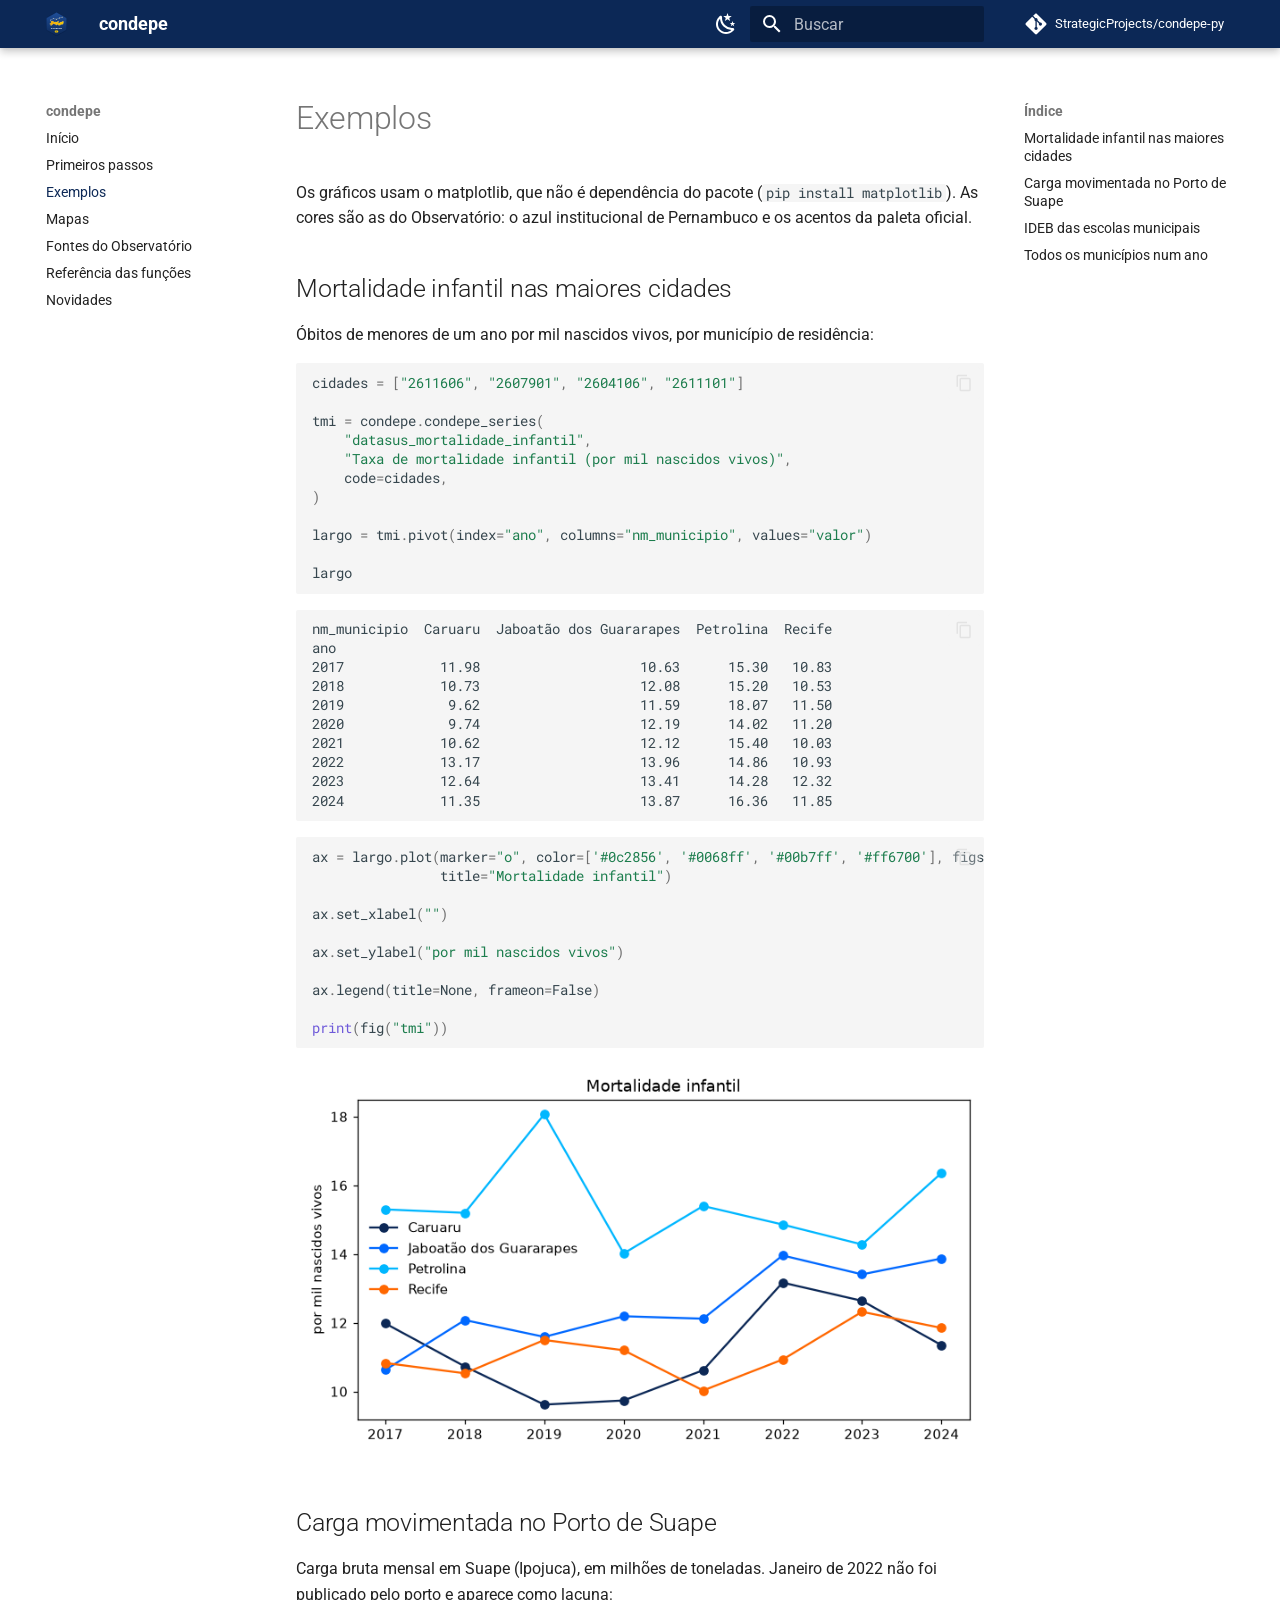
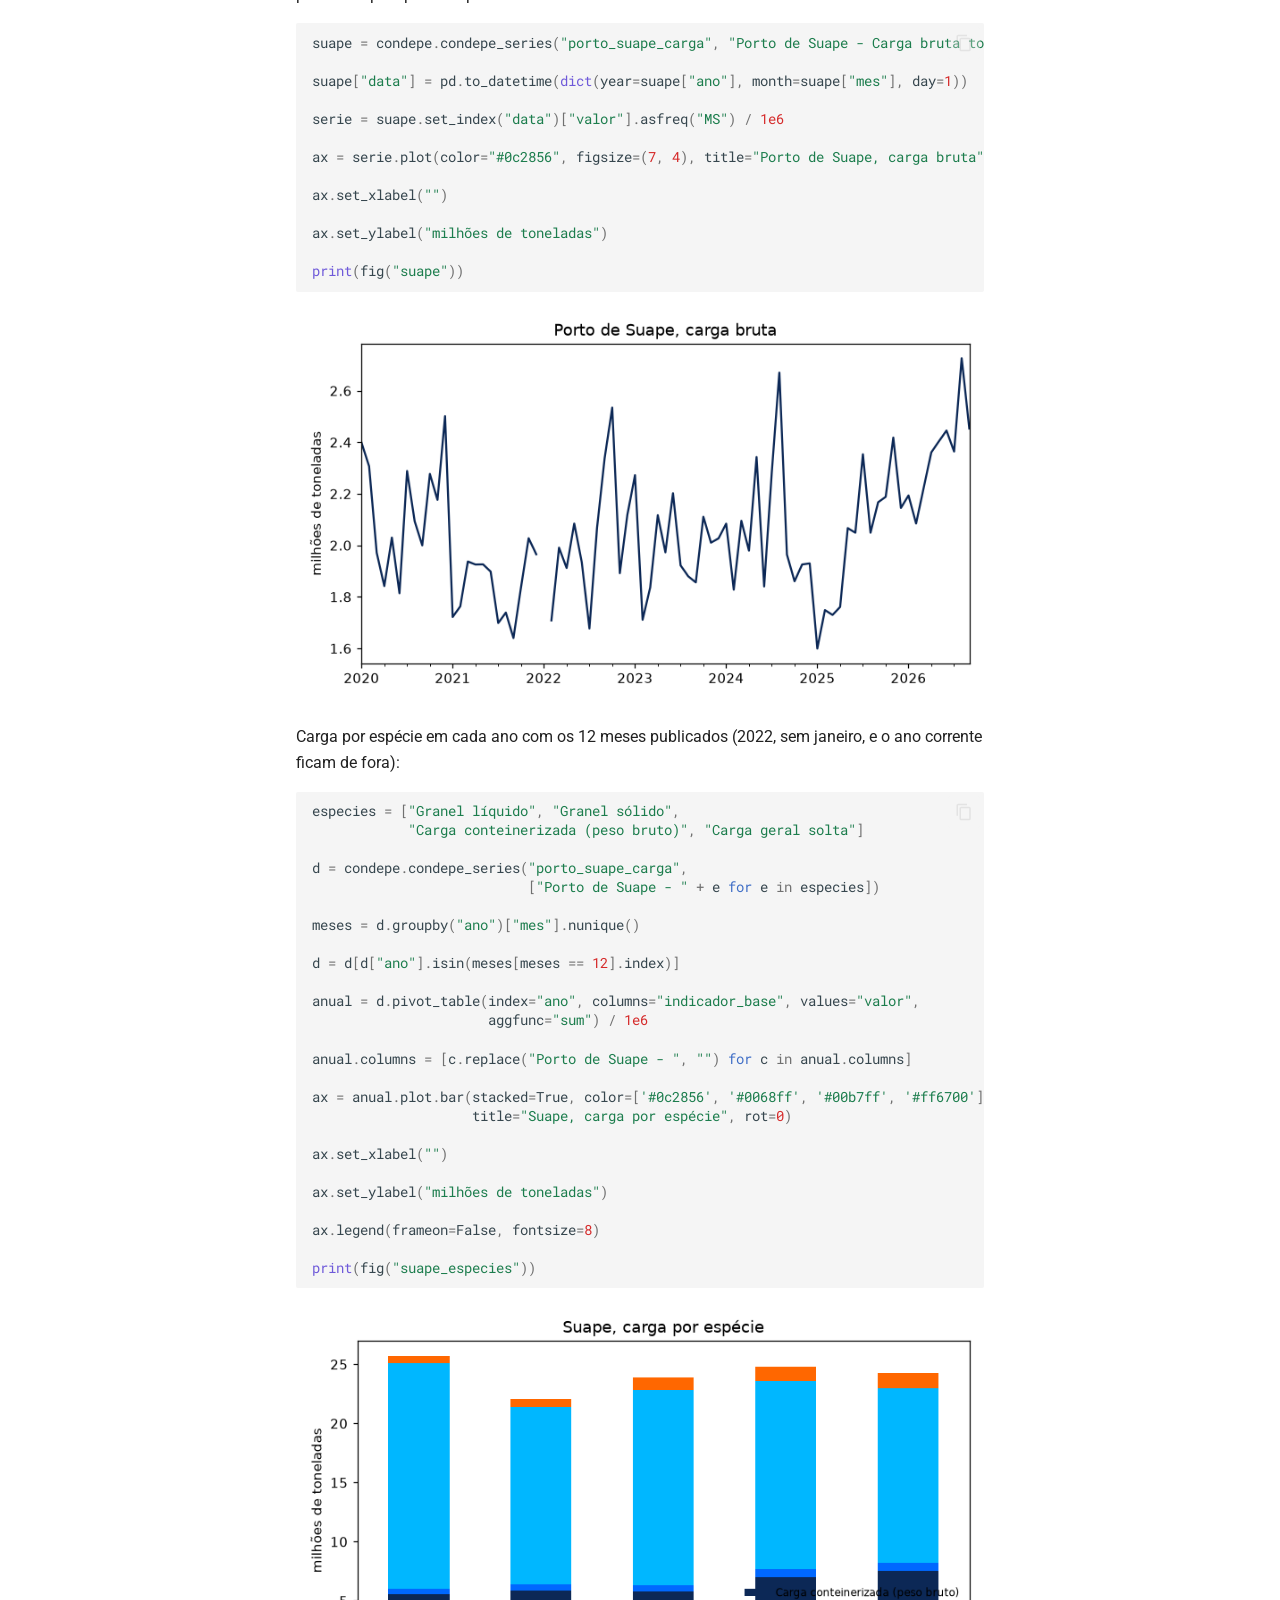
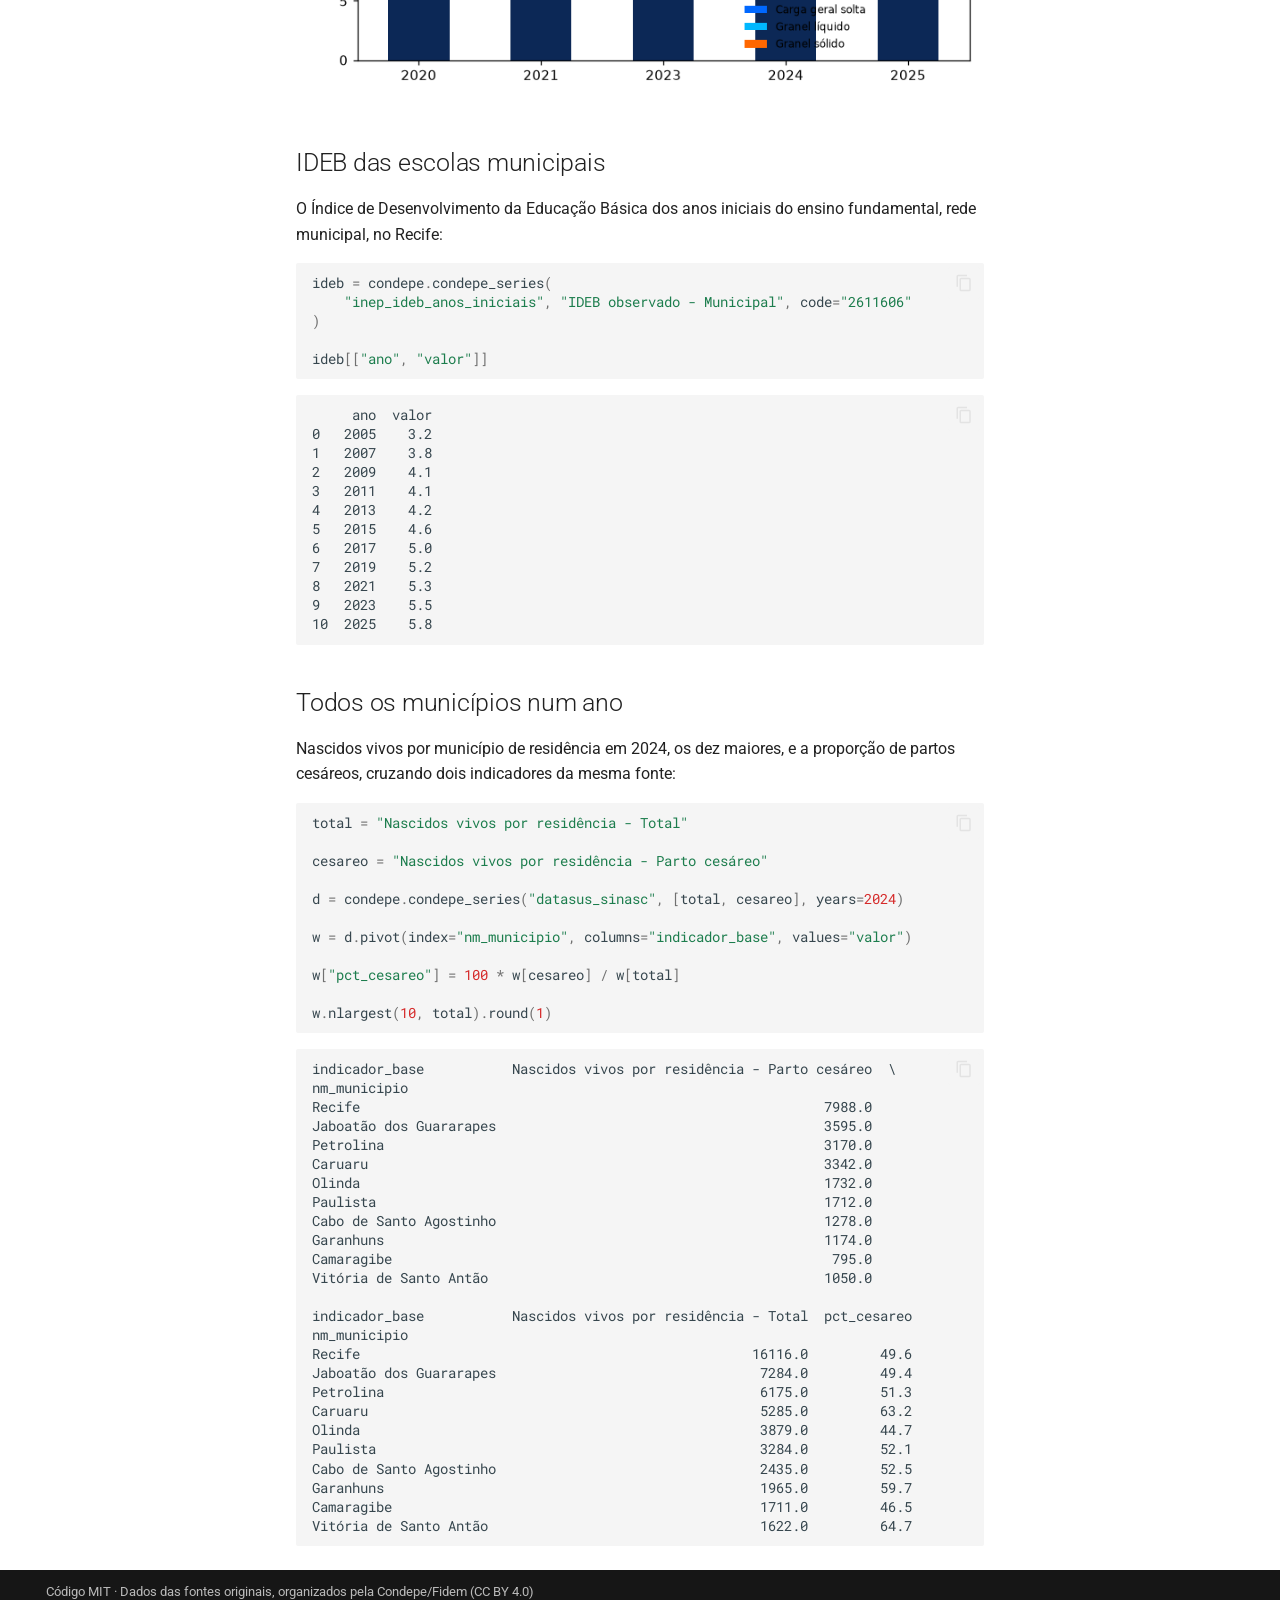
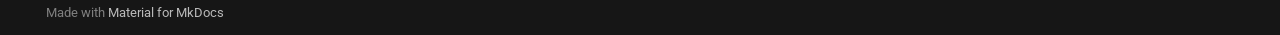
<file: exemplos/index.html>
<!doctype html>
<html lang="pt" class="no-js">
  <head>
    
      <meta charset="utf-8">
      <meta name="viewport" content="width=device-width,initial-scale=1">
      
        <meta name="description" content="Dados abertos do Observatório de Pernambuco (Condepe/Fidem) no Python">
      
      
      
        <link rel="canonical" href="https://strategicprojects.github.io/condepe-py/exemplos/">
      
      
        <link rel="prev" href="../primeiros-passos/">
      
      
        <link rel="next" href="../mapas/">
      
      
        
      
      
      <link rel="icon" href="../assets/logo.svg">
      <meta name="generator" content="mkdocs-1.6.1, mkdocs-material-9.8.2">
    
    
      
        <title>Exemplos - condepe</title>
      
    
    
      <link rel="stylesheet" href="../assets/stylesheets/main.57a0d79d.min.css">
      
        
        <link rel="stylesheet" href="../assets/stylesheets/palette.fb2fffe2.min.css">
      
      


    
    
      
    
    
      
        
        
        <link rel="preconnect" href="https://fonts.gstatic.com" crossorigin>
        <link rel="stylesheet" href="https://fonts.googleapis.com/css?family=Roboto:300,300i,400,400i,700,700i%7CRoboto+Mono:400,400i,700,700i&display=fallback">
        <style>:root{--md-text-font:"Roboto";--md-code-font:"Roboto Mono"}</style>
      
    
    
      <link rel="stylesheet" href="../assets/_mkdocstrings.css">
    
      <link rel="stylesheet" href="../assets/extra.css">
    
    <script>__md_scope=new URL("..",location),__md_hash=e=>[...e].reduce(((e,_)=>(e<<5)-e+_.charCodeAt(0)),0),__md_get=(e,_=localStorage,t=__md_scope)=>JSON.parse(_.getItem(t.pathname+"."+e)),__md_set=(e,_,t=localStorage,a=__md_scope)=>{try{t.setItem(a.pathname+"."+e,JSON.stringify(_))}catch(e){}}</script>
    
      

    
    
  </head>
  
  
    
    
      
    
    
    
    
    <body dir="ltr" data-md-color-scheme="default" data-md-color-primary="custom" data-md-color-accent="custom">
  
    
    <input class="md-toggle" data-md-toggle="drawer" type="checkbox" id="__drawer" autocomplete="off">
    <input class="md-toggle" data-md-toggle="search" type="checkbox" id="__search" autocomplete="off">
    <label class="md-overlay" for="__drawer"></label>
    <div data-md-component="skip">
      
        
        <a href="#exemplos" class="md-skip">
          Pular para conteúdo
        </a>
      
    </div>
    <div data-md-component="announce">
      
    </div>
    
    
      

  

<header class="md-header md-header--shadow" data-md-component="header">
  <nav class="md-header__inner md-grid" aria-label="Cabeçalho">
    <a href=".." title="condepe" class="md-header__button md-logo" aria-label="condepe" data-md-component="logo">
      
  <img src="../assets/logo.svg" alt="logo">

    </a>
    <label class="md-header__button md-icon" for="__drawer">
      
      <svg xmlns="http://www.w3.org/2000/svg" viewBox="0 0 24 24"><path d="M3 6h18v2H3zm0 5h18v2H3zm0 5h18v2H3z"/></svg>
    </label>
    <div class="md-header__title" data-md-component="header-title">
      <div class="md-header__ellipsis">
        <div class="md-header__topic">
          <span class="md-ellipsis">
            condepe
          </span>
        </div>
        <div class="md-header__topic" data-md-component="header-topic">
          <span class="md-ellipsis">
            
              Exemplos
            
          </span>
        </div>
      </div>
    </div>
    
      
        <form class="md-header__option" data-md-component="palette">
  
    
    
    
    <input class="md-option" data-md-color-media="" data-md-color-scheme="default" data-md-color-primary="custom" data-md-color-accent="custom"  aria-label="Modo escuro"  type="radio" name="__palette" id="__palette_0">
    
      <label class="md-header__button md-icon" title="Modo escuro" for="__palette_1" hidden>
        <svg xmlns="http://www.w3.org/2000/svg" viewBox="0 0 24 24"><path d="m17.75 4.09-2.53 1.94.91 3.06-2.63-1.81-2.63 1.81.91-3.06-2.53-1.94L12.44 4l1.06-3 1.06 3zm3.5 6.91-1.64 1.25.59 1.98-1.7-1.17-1.7 1.17.59-1.98L15.75 11l2.06-.05L18.5 9l.69 1.95zm-2.28 4.95c.83-.08 1.72 1.1 1.19 1.85-.32.45-.66.87-1.08 1.27C15.17 23 8.84 23 4.94 19.07c-3.91-3.9-3.91-10.24 0-14.14.4-.4.82-.76 1.27-1.08.75-.53 1.93.36 1.85 1.19-.27 2.86.69 5.83 2.89 8.02a9.96 9.96 0 0 0 8.02 2.89m-1.64 2.02a12.08 12.08 0 0 1-7.8-3.47c-2.17-2.19-3.33-5-3.49-7.82-2.81 3.14-2.7 7.96.31 10.98 3.02 3.01 7.84 3.12 10.98.31"/></svg>
      </label>
    
  
    
    
    
    <input class="md-option" data-md-color-media="" data-md-color-scheme="slate" data-md-color-primary="custom" data-md-color-accent="custom"  aria-label="Modo claro"  type="radio" name="__palette" id="__palette_1">
    
      <label class="md-header__button md-icon" title="Modo claro" for="__palette_0" hidden>
        <svg xmlns="http://www.w3.org/2000/svg" viewBox="0 0 24 24"><path d="M12 7a5 5 0 0 1 5 5 5 5 0 0 1-5 5 5 5 0 0 1-5-5 5 5 0 0 1 5-5m0 2a3 3 0 0 0-3 3 3 3 0 0 0 3 3 3 3 0 0 0 3-3 3 3 0 0 0-3-3m0-7 2.39 3.42C13.65 5.15 12.84 5 12 5s-1.65.15-2.39.42zM3.34 7l4.16-.35A7.2 7.2 0 0 0 5.94 8.5c-.44.74-.69 1.5-.83 2.29zm.02 10 1.76-3.77a7.131 7.131 0 0 0 2.38 4.14zM20.65 7l-1.77 3.79a7.02 7.02 0 0 0-2.38-4.15zm-.01 10-4.14.36c.59-.51 1.12-1.14 1.54-1.86.42-.73.69-1.5.83-2.29zM12 22l-2.41-3.44c.74.27 1.55.44 2.41.44.82 0 1.63-.17 2.37-.44z"/></svg>
      </label>
    
  
</form>
      
    
    
      <script>var palette=__md_get("__palette");if(palette&&palette.color){if("(prefers-color-scheme)"===palette.color.media){var media=matchMedia("(prefers-color-scheme: light)"),input=document.querySelector(media.matches?"[data-md-color-media='(prefers-color-scheme: light)']":"[data-md-color-media='(prefers-color-scheme: dark)']");palette.color.media=input.getAttribute("data-md-color-media"),palette.color.scheme=input.getAttribute("data-md-color-scheme"),palette.color.primary=input.getAttribute("data-md-color-primary"),palette.color.accent=input.getAttribute("data-md-color-accent")}for(var[key,value]of Object.entries(palette.color))document.body.setAttribute("data-md-color-"+key,value)}</script>
    
    
    
      
      
        <label class="md-header__button md-icon" for="__search">
          
          <svg xmlns="http://www.w3.org/2000/svg" viewBox="0 0 24 24"><path d="M9.5 3A6.5 6.5 0 0 1 16 9.5c0 1.61-.59 3.09-1.56 4.23l.27.27h.79l5 5-1.5 1.5-5-5v-.79l-.27-.27A6.52 6.52 0 0 1 9.5 16 6.5 6.5 0 0 1 3 9.5 6.5 6.5 0 0 1 9.5 3m0 2C7 5 5 7 5 9.5S7 14 9.5 14 14 12 14 9.5 12 5 9.5 5"/></svg>
        </label>
        <div class="md-search" data-md-component="search" role="dialog">
  <label class="md-search__overlay" for="__search"></label>
  <div class="md-search__inner" role="search">
    <form class="md-search__form" name="search">
      <input type="text" class="md-search__input" name="query" aria-label="Buscar" placeholder="Buscar" autocapitalize="off" autocorrect="off" autocomplete="off" spellcheck="false" data-md-component="search-query" required>
      <label class="md-search__icon md-icon" for="__search">
        
        <svg xmlns="http://www.w3.org/2000/svg" viewBox="0 0 24 24"><path d="M9.5 3A6.5 6.5 0 0 1 16 9.5c0 1.61-.59 3.09-1.56 4.23l.27.27h.79l5 5-1.5 1.5-5-5v-.79l-.27-.27A6.52 6.52 0 0 1 9.5 16 6.5 6.5 0 0 1 3 9.5 6.5 6.5 0 0 1 9.5 3m0 2C7 5 5 7 5 9.5S7 14 9.5 14 14 12 14 9.5 12 5 9.5 5"/></svg>
        
        <svg xmlns="http://www.w3.org/2000/svg" viewBox="0 0 24 24"><path d="M20 11v2H8l5.5 5.5-1.42 1.42L4.16 12l7.92-7.92L13.5 5.5 8 11z"/></svg>
      </label>
      <nav class="md-search__options" aria-label="Pesquisar">
        
        <button type="reset" class="md-search__icon md-icon" title="Limpar" aria-label="Limpar" tabindex="-1">
          
          <svg xmlns="http://www.w3.org/2000/svg" viewBox="0 0 24 24"><path d="M19 6.41 17.59 5 12 10.59 6.41 5 5 6.41 10.59 12 5 17.59 6.41 19 12 13.41 17.59 19 19 17.59 13.41 12z"/></svg>
        </button>
      </nav>
      
    </form>
    <div class="md-search__output">
      <div class="md-search__scrollwrap" tabindex="0" data-md-scrollfix>
        <div class="md-search-result" data-md-component="search-result">
          <div class="md-search-result__meta">
            Inicializando busca
          </div>
          <ol class="md-search-result__list" role="presentation"></ol>
        </div>
      </div>
    </div>
  </div>
</div>
      
    
    
      <div class="md-header__source">
        <a href="https://github.com/StrategicProjects/condepe-py" title="Ir para repositório" class="md-source" data-md-component="source">
  <div class="md-source__icon md-icon">
    
    <svg xmlns="http://www.w3.org/2000/svg" viewBox="0 0 448 512"><!--! Font Awesome Free 7.1.0 by @fontawesome - https://fontawesome.com License - https://fontawesome.com/license/free (Icons: CC BY 4.0, Fonts: SIL OFL 1.1, Code: MIT License) Copyright 2025 Fonticons, Inc.--><path d="M439.6 236.1 244 40.5c-5.4-5.5-12.8-8.5-20.4-8.5s-15 3-20.4 8.4L162.5 81l51.5 51.5c27.1-9.1 52.7 16.8 43.4 43.7l49.7 49.7c34.2-11.8 61.2 31 35.5 56.7-26.5 26.5-70.2-2.9-56-37.3L240.3 199v121.9c25.3 12.5 22.3 41.8 9.1 55-6.4 6.4-15.2 10.1-24.3 10.1s-17.8-3.6-24.3-10.1c-17.6-17.6-11.1-46.9 11.2-56v-123c-20.8-8.5-24.6-30.7-18.6-45L142.6 101 8.5 235.1C3 240.6 0 247.9 0 255.5s3 15 8.5 20.4l195.6 195.7c5.4 5.4 12.7 8.4 20.4 8.4s15-3 20.4-8.4l194.7-194.7c5.4-5.4 8.4-12.8 8.4-20.4s-3-15-8.4-20.4"/></svg>
  </div>
  <div class="md-source__repository">
    StrategicProjects/condepe-py
  </div>
</a>
      </div>
    
  </nav>
  
</header>
    
    <div class="md-container" data-md-component="container">
      
      
        
          
        
      
      <main class="md-main" data-md-component="main">
        <div class="md-main__inner md-grid">
          
            
              
              <div class="md-sidebar md-sidebar--primary" data-md-component="sidebar" data-md-type="navigation" >
                <div class="md-sidebar__scrollwrap">
                  <div class="md-sidebar__inner">
                    



<nav class="md-nav md-nav--primary" aria-label="Navegação" data-md-level="0">
  <label class="md-nav__title" for="__drawer">
    <a href=".." title="condepe" class="md-nav__button md-logo" aria-label="condepe" data-md-component="logo">
      
  <img src="../assets/logo.svg" alt="logo">

    </a>
    condepe
  </label>
  
    <div class="md-nav__source">
      <a href="https://github.com/StrategicProjects/condepe-py" title="Ir para repositório" class="md-source" data-md-component="source">
  <div class="md-source__icon md-icon">
    
    <svg xmlns="http://www.w3.org/2000/svg" viewBox="0 0 448 512"><!--! Font Awesome Free 7.1.0 by @fontawesome - https://fontawesome.com License - https://fontawesome.com/license/free (Icons: CC BY 4.0, Fonts: SIL OFL 1.1, Code: MIT License) Copyright 2025 Fonticons, Inc.--><path d="M439.6 236.1 244 40.5c-5.4-5.5-12.8-8.5-20.4-8.5s-15 3-20.4 8.4L162.5 81l51.5 51.5c27.1-9.1 52.7 16.8 43.4 43.7l49.7 49.7c34.2-11.8 61.2 31 35.5 56.7-26.5 26.5-70.2-2.9-56-37.3L240.3 199v121.9c25.3 12.5 22.3 41.8 9.1 55-6.4 6.4-15.2 10.1-24.3 10.1s-17.8-3.6-24.3-10.1c-17.6-17.6-11.1-46.9 11.2-56v-123c-20.8-8.5-24.6-30.7-18.6-45L142.6 101 8.5 235.1C3 240.6 0 247.9 0 255.5s3 15 8.5 20.4l195.6 195.7c5.4 5.4 12.7 8.4 20.4 8.4s15-3 20.4-8.4l194.7-194.7c5.4-5.4 8.4-12.8 8.4-20.4s-3-15-8.4-20.4"/></svg>
  </div>
  <div class="md-source__repository">
    StrategicProjects/condepe-py
  </div>
</a>
    </div>
  
  <ul class="md-nav__list" data-md-scrollfix>
    
      
      
  
  
  
  
    <li class="md-nav__item">
      <a href=".." class="md-nav__link">
        
  
  
  <span class="md-ellipsis">
    
  
    Início
  

    
  </span>
  
  

      </a>
    </li>
  

    
      
      
  
  
  
  
    <li class="md-nav__item">
      <a href="../primeiros-passos/" class="md-nav__link">
        
  
  
  <span class="md-ellipsis">
    
  
    Primeiros passos
  

    
  </span>
  
  

      </a>
    </li>
  

    
      
      
  
  
    
  
  
  
    <li class="md-nav__item md-nav__item--active">
      
      <input class="md-nav__toggle md-toggle" type="checkbox" id="__toc">
      
      
        
      
      
        <label class="md-nav__link md-nav__link--active" for="__toc">
          
  
  
  <span class="md-ellipsis">
    
  
    Exemplos
  

    
  </span>
  
  

          <span class="md-nav__icon md-icon"></span>
        </label>
      
      <a href="./" class="md-nav__link md-nav__link--active">
        
  
  
  <span class="md-ellipsis">
    
  
    Exemplos
  

    
  </span>
  
  

      </a>
      
        

<nav class="md-nav md-nav--secondary" aria-label="Índice">
  
  
  
    
  
  
    <label class="md-nav__title" for="__toc">
      <span class="md-nav__icon md-icon"></span>
      Índice
    </label>
    <ul class="md-nav__list" data-md-component="toc" data-md-scrollfix>
      
        <li class="md-nav__item">
  <a href="#mortalidade-infantil-nas-maiores-cidades" class="md-nav__link">
    <span class="md-ellipsis">
      
        Mortalidade infantil nas maiores cidades
      
    </span>
  </a>
  
</li>
      
        <li class="md-nav__item">
  <a href="#carga-movimentada-no-porto-de-suape" class="md-nav__link">
    <span class="md-ellipsis">
      
        Carga movimentada no Porto de Suape
      
    </span>
  </a>
  
</li>
      
        <li class="md-nav__item">
  <a href="#ideb-das-escolas-municipais" class="md-nav__link">
    <span class="md-ellipsis">
      
        IDEB das escolas municipais
      
    </span>
  </a>
  
</li>
      
        <li class="md-nav__item">
  <a href="#todos-os-municipios-num-ano" class="md-nav__link">
    <span class="md-ellipsis">
      
        Todos os municípios num ano
      
    </span>
  </a>
  
</li>
      
    </ul>
  
</nav>
      
    </li>
  

    
      
      
  
  
  
  
    <li class="md-nav__item">
      <a href="../mapas/" class="md-nav__link">
        
  
  
  <span class="md-ellipsis">
    
  
    Mapas
  

    
  </span>
  
  

      </a>
    </li>
  

    
      
      
  
  
  
  
    <li class="md-nav__item">
      <a href="../fontes/" class="md-nav__link">
        
  
  
  <span class="md-ellipsis">
    
  
    Fontes do Observatório
  

    
  </span>
  
  

      </a>
    </li>
  

    
      
      
  
  
  
  
    <li class="md-nav__item">
      <a href="../api/" class="md-nav__link">
        
  
  
  <span class="md-ellipsis">
    
  
    Referência das funções
  

    
  </span>
  
  

      </a>
    </li>
  

    
      
      
  
  
  
  
    <li class="md-nav__item">
      <a href="../news/" class="md-nav__link">
        
  
  
  <span class="md-ellipsis">
    
  
    Novidades
  

    
  </span>
  
  

      </a>
    </li>
  

    
  </ul>
</nav>
                  </div>
                </div>
              </div>
            
            
              
              <div class="md-sidebar md-sidebar--secondary" data-md-component="sidebar" data-md-type="toc" >
                <div class="md-sidebar__scrollwrap">
                  <div class="md-sidebar__inner">
                    

<nav class="md-nav md-nav--secondary" aria-label="Índice">
  
  
  
    
  
  
    <label class="md-nav__title" for="__toc">
      <span class="md-nav__icon md-icon"></span>
      Índice
    </label>
    <ul class="md-nav__list" data-md-component="toc" data-md-scrollfix>
      
        <li class="md-nav__item">
  <a href="#mortalidade-infantil-nas-maiores-cidades" class="md-nav__link">
    <span class="md-ellipsis">
      
        Mortalidade infantil nas maiores cidades
      
    </span>
  </a>
  
</li>
      
        <li class="md-nav__item">
  <a href="#carga-movimentada-no-porto-de-suape" class="md-nav__link">
    <span class="md-ellipsis">
      
        Carga movimentada no Porto de Suape
      
    </span>
  </a>
  
</li>
      
        <li class="md-nav__item">
  <a href="#ideb-das-escolas-municipais" class="md-nav__link">
    <span class="md-ellipsis">
      
        IDEB das escolas municipais
      
    </span>
  </a>
  
</li>
      
        <li class="md-nav__item">
  <a href="#todos-os-municipios-num-ano" class="md-nav__link">
    <span class="md-ellipsis">
      
        Todos os municípios num ano
      
    </span>
  </a>
  
</li>
      
    </ul>
  
</nav>
                  </div>
                </div>
              </div>
            
          
          
            <div class="md-content" data-md-component="content">
              
              <article class="md-content__inner md-typeset">
                
                  


  
  


<h1 id="exemplos">Exemplos<a class="headerlink" href="#exemplos" title="Permanent link">&para;</a></h1>
<p>Os gráficos usam o matplotlib, que não é dependência do pacote
(<code>pip install matplotlib</code>). As cores são as do Observatório: o azul
institucional de Pernambuco e os acentos da paleta oficial.</p>
<h2 id="mortalidade-infantil-nas-maiores-cidades">Mortalidade infantil nas maiores cidades<a class="headerlink" href="#mortalidade-infantil-nas-maiores-cidades" title="Permanent link">&para;</a></h2>
<p>Óbitos de menores de um ano por mil nascidos vivos, por município de
residência:</p>
<div class="highlight"><pre><span></span><code><span class="n">cidades</span> <span class="o">=</span> <span class="p">[</span><span class="s2">"2611606"</span><span class="p">,</span> <span class="s2">"2607901"</span><span class="p">,</span> <span class="s2">"2604106"</span><span class="p">,</span> <span class="s2">"2611101"</span><span class="p">]</span>

<span class="n">tmi</span> <span class="o">=</span> <span class="n">condepe</span><span class="o">.</span><span class="n">condepe_series</span><span class="p">(</span>
    <span class="s2">"datasus_mortalidade_infantil"</span><span class="p">,</span>
    <span class="s2">"Taxa de mortalidade infantil (por mil nascidos vivos)"</span><span class="p">,</span>
    <span class="n">code</span><span class="o">=</span><span class="n">cidades</span><span class="p">,</span>
<span class="p">)</span>

<span class="n">largo</span> <span class="o">=</span> <span class="n">tmi</span><span class="o">.</span><span class="n">pivot</span><span class="p">(</span><span class="n">index</span><span class="o">=</span><span class="s2">"ano"</span><span class="p">,</span> <span class="n">columns</span><span class="o">=</span><span class="s2">"nm_municipio"</span><span class="p">,</span> <span class="n">values</span><span class="o">=</span><span class="s2">"valor"</span><span class="p">)</span>

<span class="n">largo</span>
</code></pre></div>
<div class="highlight"><pre><span></span><code>nm_municipio  Caruaru  Jaboatão dos Guararapes  Petrolina  Recife
ano                                                              
2017            11.98                    10.63      15.30   10.83
2018            10.73                    12.08      15.20   10.53
2019             9.62                    11.59      18.07   11.50
2020             9.74                    12.19      14.02   11.20
2021            10.62                    12.12      15.40   10.03
2022            13.17                    13.96      14.86   10.93
2023            12.64                    13.41      14.28   12.32
2024            11.35                    13.87      16.36   11.85
</code></pre></div>
<div class="highlight"><pre><span></span><code><span class="n">ax</span> <span class="o">=</span> <span class="n">largo</span><span class="o">.</span><span class="n">plot</span><span class="p">(</span><span class="n">marker</span><span class="o">=</span><span class="s2">"o"</span><span class="p">,</span> <span class="n">color</span><span class="o">=</span><span class="p">[</span><span class="s1">'#0c2856'</span><span class="p">,</span> <span class="s1">'#0068ff'</span><span class="p">,</span> <span class="s1">'#00b7ff'</span><span class="p">,</span> <span class="s1">'#ff6700'</span><span class="p">],</span> <span class="n">figsize</span><span class="o">=</span><span class="p">(</span><span class="mi">7</span><span class="p">,</span> <span class="mi">4</span><span class="p">),</span>
                <span class="n">title</span><span class="o">=</span><span class="s2">"Mortalidade infantil"</span><span class="p">)</span>

<span class="n">ax</span><span class="o">.</span><span class="n">set_xlabel</span><span class="p">(</span><span class="s2">""</span><span class="p">)</span>

<span class="n">ax</span><span class="o">.</span><span class="n">set_ylabel</span><span class="p">(</span><span class="s2">"por mil nascidos vivos"</span><span class="p">)</span>

<span class="n">ax</span><span class="o">.</span><span class="n">legend</span><span class="p">(</span><span class="n">title</span><span class="o">=</span><span class="kc">None</span><span class="p">,</span> <span class="n">frameon</span><span class="o">=</span><span class="kc">False</span><span class="p">)</span>

<span class="nb">print</span><span class="p">(</span><span class="n">fig</span><span class="p">(</span><span class="s2">"tmi"</span><span class="p">))</span>
</code></pre></div>
<p><img alt="tmi" src="../assets/tmi.png" /></p>
<h2 id="carga-movimentada-no-porto-de-suape">Carga movimentada no Porto de Suape<a class="headerlink" href="#carga-movimentada-no-porto-de-suape" title="Permanent link">&para;</a></h2>
<p>Carga bruta mensal em Suape (Ipojuca), em milhões de toneladas. Janeiro
de 2022 não foi publicado pelo porto e aparece como lacuna:</p>
<div class="highlight"><pre><span></span><code><span class="n">suape</span> <span class="o">=</span> <span class="n">condepe</span><span class="o">.</span><span class="n">condepe_series</span><span class="p">(</span><span class="s2">"porto_suape_carga"</span><span class="p">,</span> <span class="s2">"Porto de Suape - Carga bruta total"</span><span class="p">)</span>

<span class="n">suape</span><span class="p">[</span><span class="s2">"data"</span><span class="p">]</span> <span class="o">=</span> <span class="n">pd</span><span class="o">.</span><span class="n">to_datetime</span><span class="p">(</span><span class="nb">dict</span><span class="p">(</span><span class="n">year</span><span class="o">=</span><span class="n">suape</span><span class="p">[</span><span class="s2">"ano"</span><span class="p">],</span> <span class="n">month</span><span class="o">=</span><span class="n">suape</span><span class="p">[</span><span class="s2">"mes"</span><span class="p">],</span> <span class="n">day</span><span class="o">=</span><span class="mi">1</span><span class="p">))</span>

<span class="n">serie</span> <span class="o">=</span> <span class="n">suape</span><span class="o">.</span><span class="n">set_index</span><span class="p">(</span><span class="s2">"data"</span><span class="p">)[</span><span class="s2">"valor"</span><span class="p">]</span><span class="o">.</span><span class="n">asfreq</span><span class="p">(</span><span class="s2">"MS"</span><span class="p">)</span> <span class="o">/</span> <span class="mf">1e6</span>

<span class="n">ax</span> <span class="o">=</span> <span class="n">serie</span><span class="o">.</span><span class="n">plot</span><span class="p">(</span><span class="n">color</span><span class="o">=</span><span class="s2">"#0c2856"</span><span class="p">,</span> <span class="n">figsize</span><span class="o">=</span><span class="p">(</span><span class="mi">7</span><span class="p">,</span> <span class="mi">4</span><span class="p">),</span> <span class="n">title</span><span class="o">=</span><span class="s2">"Porto de Suape, carga bruta"</span><span class="p">)</span>

<span class="n">ax</span><span class="o">.</span><span class="n">set_xlabel</span><span class="p">(</span><span class="s2">""</span><span class="p">)</span>

<span class="n">ax</span><span class="o">.</span><span class="n">set_ylabel</span><span class="p">(</span><span class="s2">"milhões de toneladas"</span><span class="p">)</span>

<span class="nb">print</span><span class="p">(</span><span class="n">fig</span><span class="p">(</span><span class="s2">"suape"</span><span class="p">))</span>
</code></pre></div>
<p><img alt="suape" src="../assets/suape.png" /></p>
<p>Carga por espécie em cada ano com os 12 meses publicados (2022, sem
janeiro, e o ano corrente ficam de fora):</p>
<div class="highlight"><pre><span></span><code><span class="n">especies</span> <span class="o">=</span> <span class="p">[</span><span class="s2">"Granel líquido"</span><span class="p">,</span> <span class="s2">"Granel sólido"</span><span class="p">,</span>
            <span class="s2">"Carga conteinerizada (peso bruto)"</span><span class="p">,</span> <span class="s2">"Carga geral solta"</span><span class="p">]</span>

<span class="n">d</span> <span class="o">=</span> <span class="n">condepe</span><span class="o">.</span><span class="n">condepe_series</span><span class="p">(</span><span class="s2">"porto_suape_carga"</span><span class="p">,</span>
                           <span class="p">[</span><span class="s2">"Porto de Suape - "</span> <span class="o">+</span> <span class="n">e</span> <span class="k">for</span> <span class="n">e</span> <span class="ow">in</span> <span class="n">especies</span><span class="p">])</span>

<span class="n">meses</span> <span class="o">=</span> <span class="n">d</span><span class="o">.</span><span class="n">groupby</span><span class="p">(</span><span class="s2">"ano"</span><span class="p">)[</span><span class="s2">"mes"</span><span class="p">]</span><span class="o">.</span><span class="n">nunique</span><span class="p">()</span>

<span class="n">d</span> <span class="o">=</span> <span class="n">d</span><span class="p">[</span><span class="n">d</span><span class="p">[</span><span class="s2">"ano"</span><span class="p">]</span><span class="o">.</span><span class="n">isin</span><span class="p">(</span><span class="n">meses</span><span class="p">[</span><span class="n">meses</span> <span class="o">==</span> <span class="mi">12</span><span class="p">]</span><span class="o">.</span><span class="n">index</span><span class="p">)]</span>

<span class="n">anual</span> <span class="o">=</span> <span class="n">d</span><span class="o">.</span><span class="n">pivot_table</span><span class="p">(</span><span class="n">index</span><span class="o">=</span><span class="s2">"ano"</span><span class="p">,</span> <span class="n">columns</span><span class="o">=</span><span class="s2">"indicador_base"</span><span class="p">,</span> <span class="n">values</span><span class="o">=</span><span class="s2">"valor"</span><span class="p">,</span>
                      <span class="n">aggfunc</span><span class="o">=</span><span class="s2">"sum"</span><span class="p">)</span> <span class="o">/</span> <span class="mf">1e6</span>

<span class="n">anual</span><span class="o">.</span><span class="n">columns</span> <span class="o">=</span> <span class="p">[</span><span class="n">c</span><span class="o">.</span><span class="n">replace</span><span class="p">(</span><span class="s2">"Porto de Suape - "</span><span class="p">,</span> <span class="s2">""</span><span class="p">)</span> <span class="k">for</span> <span class="n">c</span> <span class="ow">in</span> <span class="n">anual</span><span class="o">.</span><span class="n">columns</span><span class="p">]</span>

<span class="n">ax</span> <span class="o">=</span> <span class="n">anual</span><span class="o">.</span><span class="n">plot</span><span class="o">.</span><span class="n">bar</span><span class="p">(</span><span class="n">stacked</span><span class="o">=</span><span class="kc">True</span><span class="p">,</span> <span class="n">color</span><span class="o">=</span><span class="p">[</span><span class="s1">'#0c2856'</span><span class="p">,</span> <span class="s1">'#0068ff'</span><span class="p">,</span> <span class="s1">'#00b7ff'</span><span class="p">,</span> <span class="s1">'#ff6700'</span><span class="p">],</span> <span class="n">figsize</span><span class="o">=</span><span class="p">(</span><span class="mi">7</span><span class="p">,</span> <span class="mi">4</span><span class="p">),</span>
                    <span class="n">title</span><span class="o">=</span><span class="s2">"Suape, carga por espécie"</span><span class="p">,</span> <span class="n">rot</span><span class="o">=</span><span class="mi">0</span><span class="p">)</span>

<span class="n">ax</span><span class="o">.</span><span class="n">set_xlabel</span><span class="p">(</span><span class="s2">""</span><span class="p">)</span>

<span class="n">ax</span><span class="o">.</span><span class="n">set_ylabel</span><span class="p">(</span><span class="s2">"milhões de toneladas"</span><span class="p">)</span>

<span class="n">ax</span><span class="o">.</span><span class="n">legend</span><span class="p">(</span><span class="n">frameon</span><span class="o">=</span><span class="kc">False</span><span class="p">,</span> <span class="n">fontsize</span><span class="o">=</span><span class="mi">8</span><span class="p">)</span>

<span class="nb">print</span><span class="p">(</span><span class="n">fig</span><span class="p">(</span><span class="s2">"suape_especies"</span><span class="p">))</span>
</code></pre></div>
<p><img alt="suape_especies" src="../assets/suape_especies.png" /></p>
<h2 id="ideb-das-escolas-municipais">IDEB das escolas municipais<a class="headerlink" href="#ideb-das-escolas-municipais" title="Permanent link">&para;</a></h2>
<p>O Índice de Desenvolvimento da Educação Básica dos anos iniciais do
ensino fundamental, rede municipal, no Recife:</p>
<div class="highlight"><pre><span></span><code><span class="n">ideb</span> <span class="o">=</span> <span class="n">condepe</span><span class="o">.</span><span class="n">condepe_series</span><span class="p">(</span>
    <span class="s2">"inep_ideb_anos_iniciais"</span><span class="p">,</span> <span class="s2">"IDEB observado - Municipal"</span><span class="p">,</span> <span class="n">code</span><span class="o">=</span><span class="s2">"2611606"</span>
<span class="p">)</span>

<span class="n">ideb</span><span class="p">[[</span><span class="s2">"ano"</span><span class="p">,</span> <span class="s2">"valor"</span><span class="p">]]</span>
</code></pre></div>
<div class="highlight"><pre><span></span><code>     ano  valor
0   2005    3.2
1   2007    3.8
2   2009    4.1
3   2011    4.1
4   2013    4.2
5   2015    4.6
6   2017    5.0
7   2019    5.2
8   2021    5.3
9   2023    5.5
10  2025    5.8
</code></pre></div>
<h2 id="todos-os-municipios-num-ano">Todos os municípios num ano<a class="headerlink" href="#todos-os-municipios-num-ano" title="Permanent link">&para;</a></h2>
<p>Nascidos vivos por município de residência em 2024, os dez maiores, e
a proporção de partos cesáreos, cruzando dois indicadores da mesma
fonte:</p>
<div class="highlight"><pre><span></span><code><span class="n">total</span> <span class="o">=</span> <span class="s2">"Nascidos vivos por residência - Total"</span>

<span class="n">cesareo</span> <span class="o">=</span> <span class="s2">"Nascidos vivos por residência - Parto cesáreo"</span>

<span class="n">d</span> <span class="o">=</span> <span class="n">condepe</span><span class="o">.</span><span class="n">condepe_series</span><span class="p">(</span><span class="s2">"datasus_sinasc"</span><span class="p">,</span> <span class="p">[</span><span class="n">total</span><span class="p">,</span> <span class="n">cesareo</span><span class="p">],</span> <span class="n">years</span><span class="o">=</span><span class="mi">2024</span><span class="p">)</span>

<span class="n">w</span> <span class="o">=</span> <span class="n">d</span><span class="o">.</span><span class="n">pivot</span><span class="p">(</span><span class="n">index</span><span class="o">=</span><span class="s2">"nm_municipio"</span><span class="p">,</span> <span class="n">columns</span><span class="o">=</span><span class="s2">"indicador_base"</span><span class="p">,</span> <span class="n">values</span><span class="o">=</span><span class="s2">"valor"</span><span class="p">)</span>

<span class="n">w</span><span class="p">[</span><span class="s2">"pct_cesareo"</span><span class="p">]</span> <span class="o">=</span> <span class="mi">100</span> <span class="o">*</span> <span class="n">w</span><span class="p">[</span><span class="n">cesareo</span><span class="p">]</span> <span class="o">/</span> <span class="n">w</span><span class="p">[</span><span class="n">total</span><span class="p">]</span>

<span class="n">w</span><span class="o">.</span><span class="n">nlargest</span><span class="p">(</span><span class="mi">10</span><span class="p">,</span> <span class="n">total</span><span class="p">)</span><span class="o">.</span><span class="n">round</span><span class="p">(</span><span class="mi">1</span><span class="p">)</span>
</code></pre></div>
<div class="highlight"><pre><span></span><code>indicador_base           Nascidos vivos por residência - Parto cesáreo  \
nm_municipio                                                             
Recife                                                          7988.0   
Jaboatão dos Guararapes                                         3595.0   
Petrolina                                                       3170.0   
Caruaru                                                         3342.0   
Olinda                                                          1732.0   
Paulista                                                        1712.0   
Cabo de Santo Agostinho                                         1278.0   
Garanhuns                                                       1174.0   
Camaragibe                                                       795.0   
Vitória de Santo Antão                                          1050.0   

indicador_base           Nascidos vivos por residência - Total  pct_cesareo  
nm_municipio                                                                 
Recife                                                 16116.0         49.6  
Jaboatão dos Guararapes                                 7284.0         49.4  
Petrolina                                               6175.0         51.3  
Caruaru                                                 5285.0         63.2  
Olinda                                                  3879.0         44.7  
Paulista                                                3284.0         52.1  
Cabo de Santo Agostinho                                 2435.0         52.5  
Garanhuns                                               1965.0         59.7  
Camaragibe                                              1711.0         46.5  
Vitória de Santo Antão                                  1622.0         64.7
</code></pre></div>












                
              </article>
            </div>
          
          
<script>var target=document.getElementById(location.hash.slice(1));target&&target.name&&(target.checked=target.name.startsWith("__tabbed_"))</script>
        </div>
        
      </main>
      
        <footer class="md-footer">
  
  <div class="md-footer-meta md-typeset">
    <div class="md-footer-meta__inner md-grid">
      <div class="md-copyright">
  
    <div class="md-copyright__highlight">
      Código MIT · Dados das fontes originais, organizados pela Condepe/Fidem (CC BY 4.0)
    </div>
  
  
    Made with
    <a href="https://squidfunk.github.io/mkdocs-material/" target="_blank" rel="noopener">
      Material for MkDocs
    </a>
  
</div>
      
    </div>
  </div>
</footer>
      
    </div>
    <div class="md-dialog" data-md-component="dialog">
      <div class="md-dialog__inner md-typeset"></div>
    </div>
    
    
    
      
      
      <script id="__config" type="application/json">{"annotate": null, "base": "..", "features": ["navigation.sections", "content.code.copy", "search.highlight"], "search": "../assets/javascripts/workers/search.a7633da7.min.js", "tags": null, "translations": {"clipboard.copied": "Copiado para \u00e1rea de transfer\u00eancia", "clipboard.copy": "Copiar para \u00e1rea de transfer\u00eancia", "search.result.more.one": "mais 1 nesta p\u00e1gina", "search.result.more.other": "# mais nesta p\u00e1gina", "search.result.none": "Nenhum documento encontrado", "search.result.one": "1 documento encontrado", "search.result.other": "# documentos encontrados", "search.result.placeholder": "Digite para iniciar a busca", "search.result.term.missing": "Ausente", "select.version": "Selecione a vers\u00e3o"}, "version": null}</script>
    
    
      <script src="../assets/javascripts/bundle.a5f9d56c.min.js"></script>
      
    
  </body>
</html>
</file>
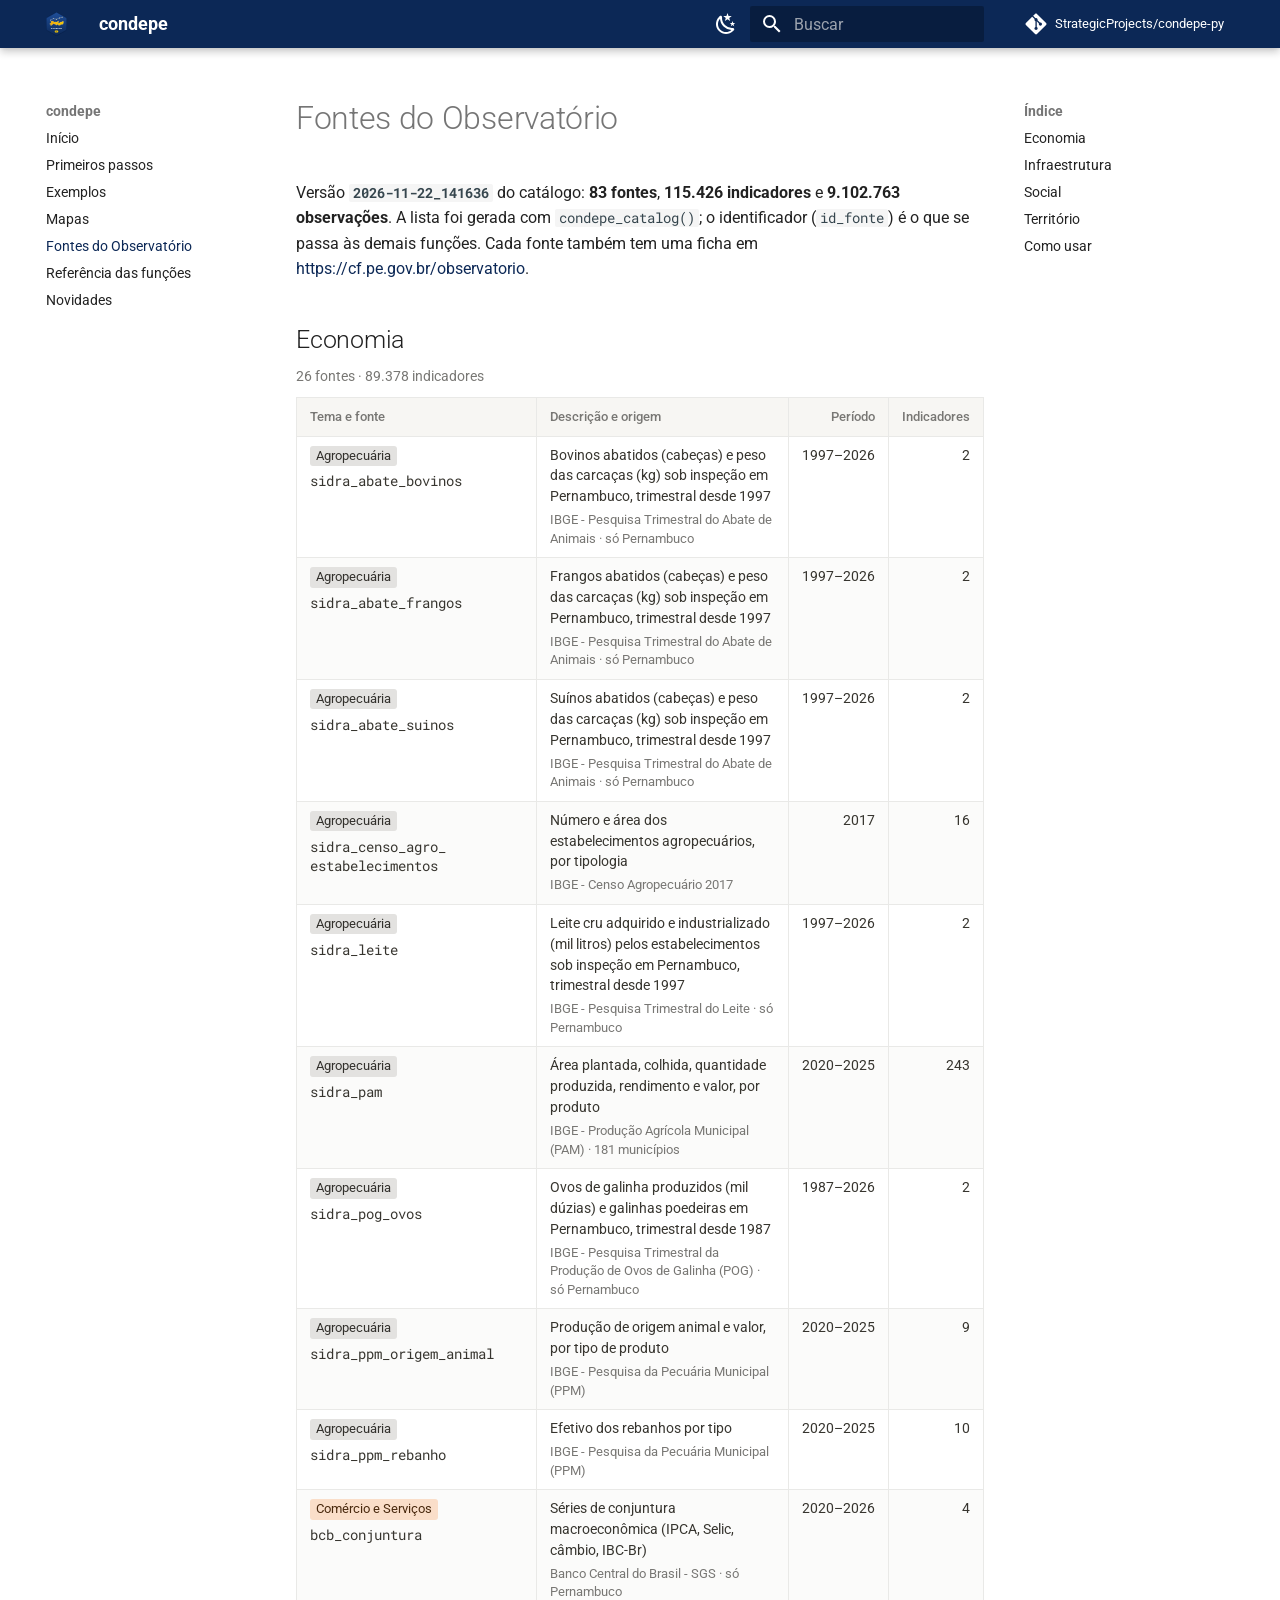
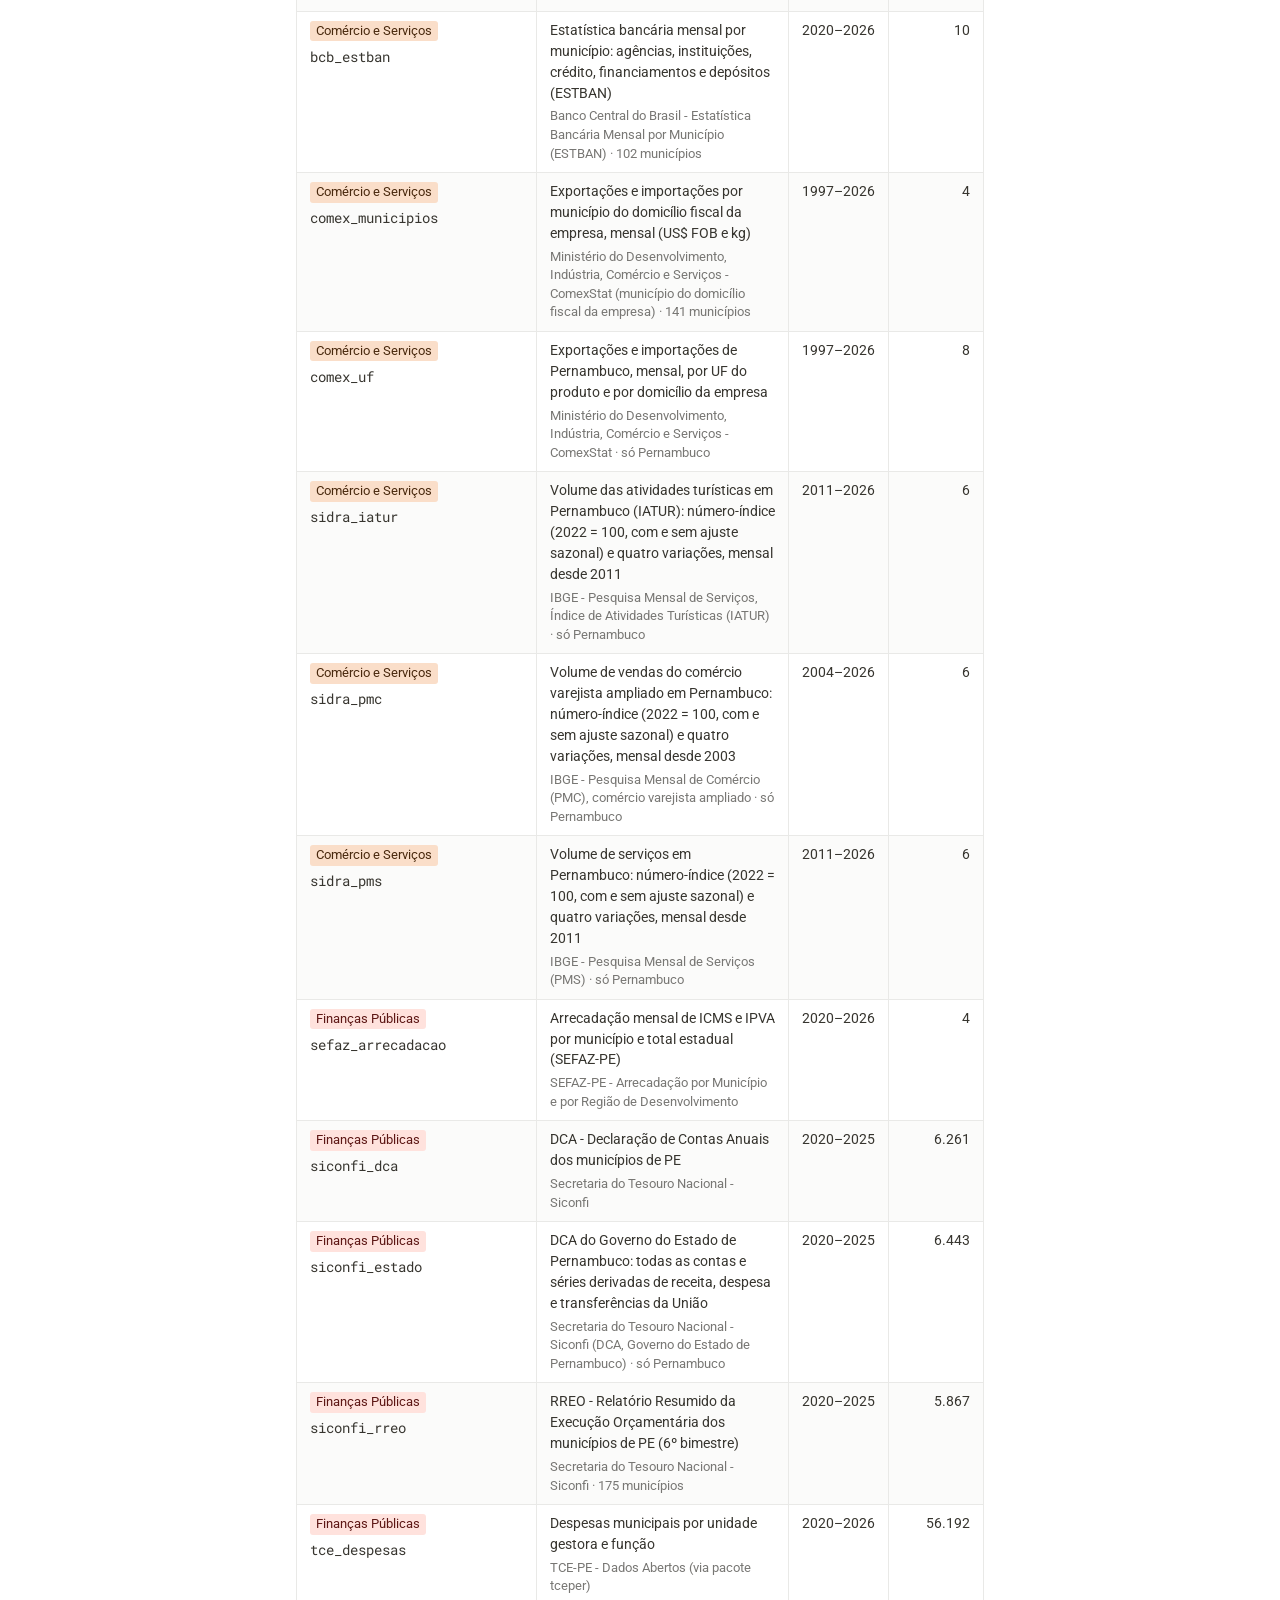
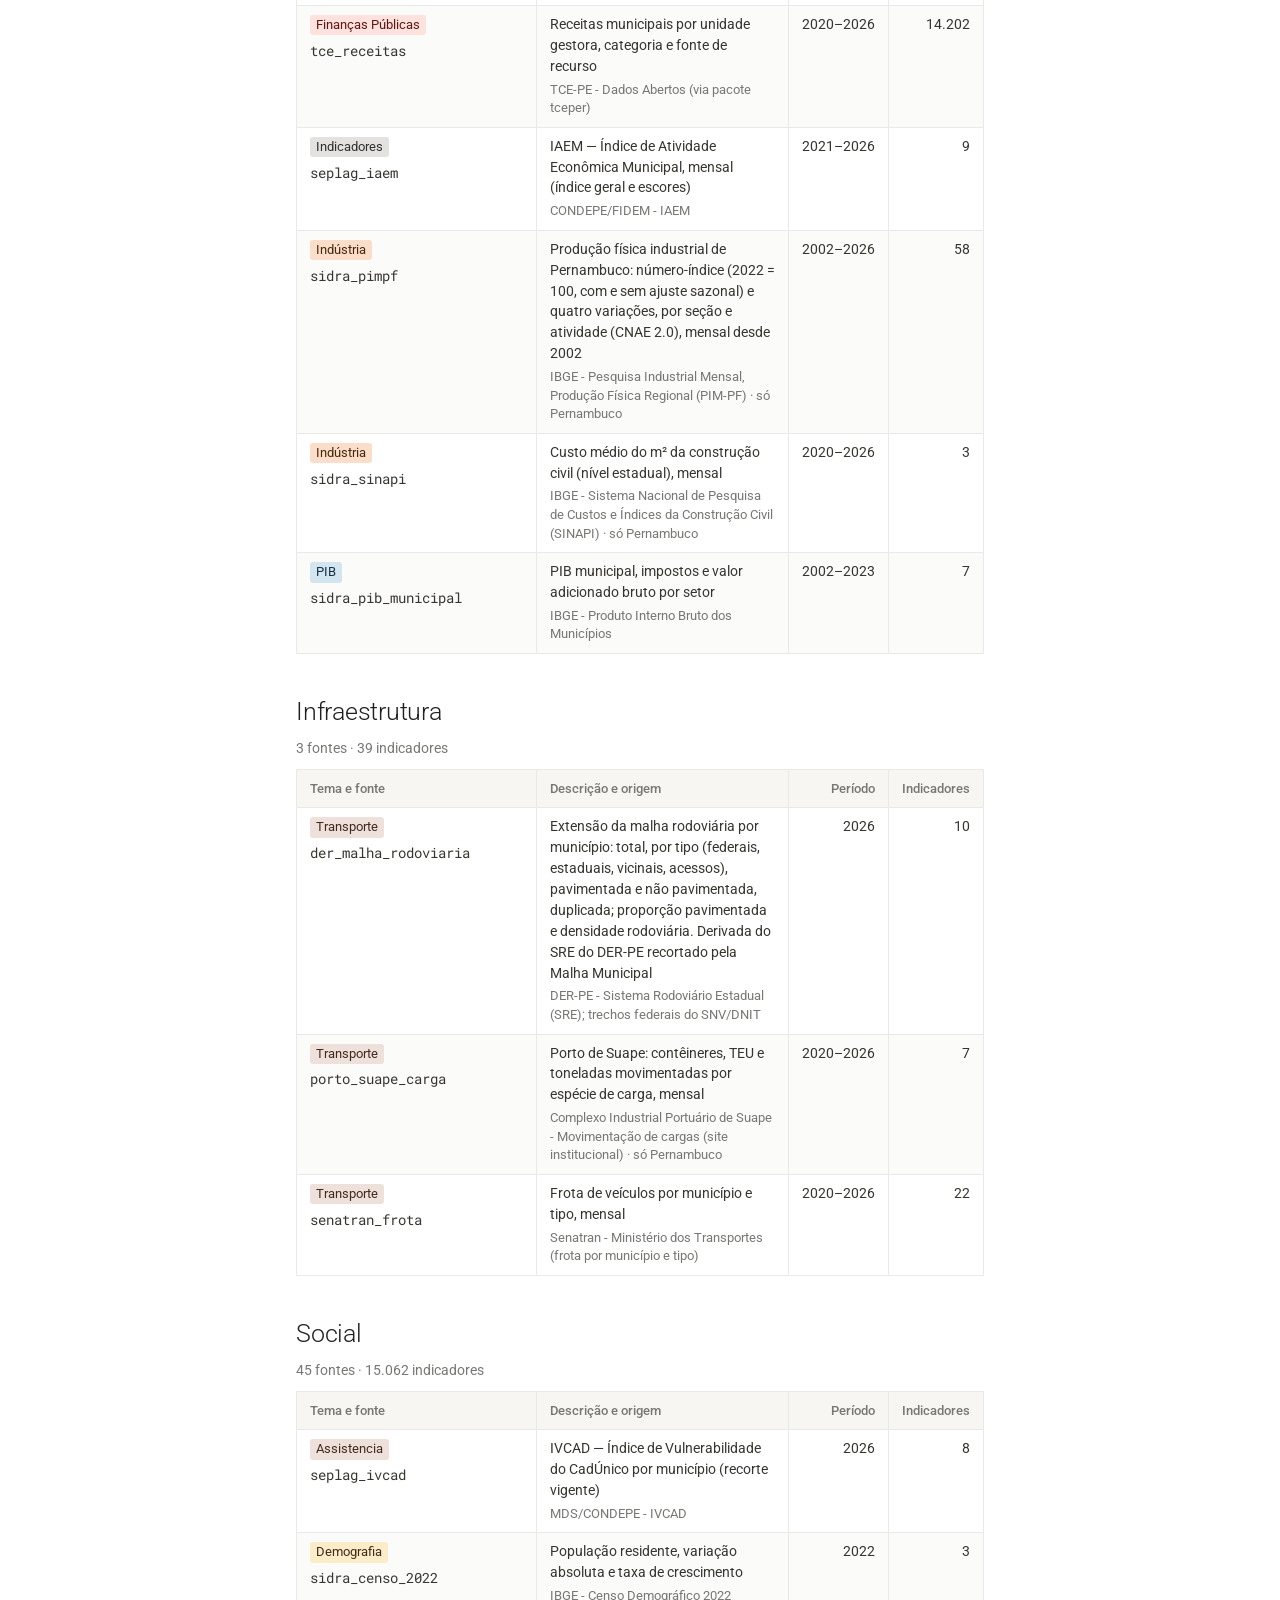
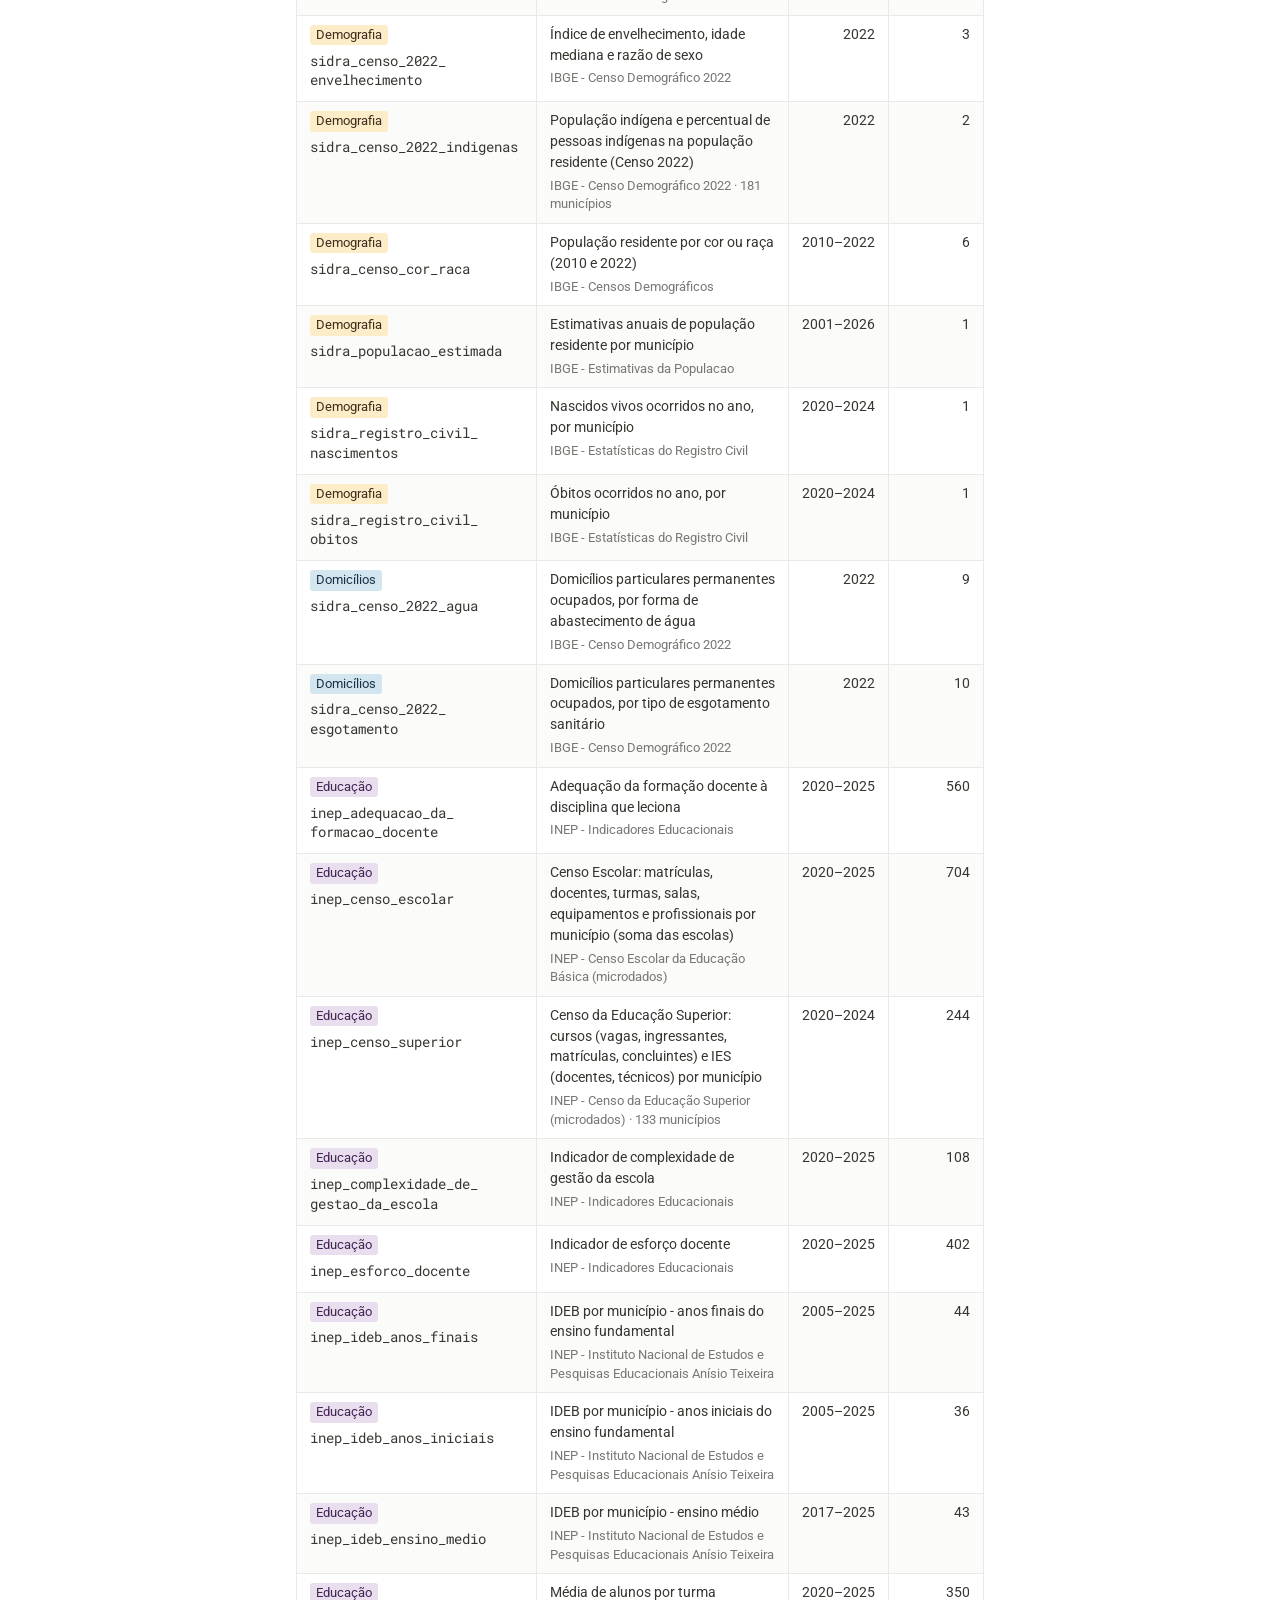
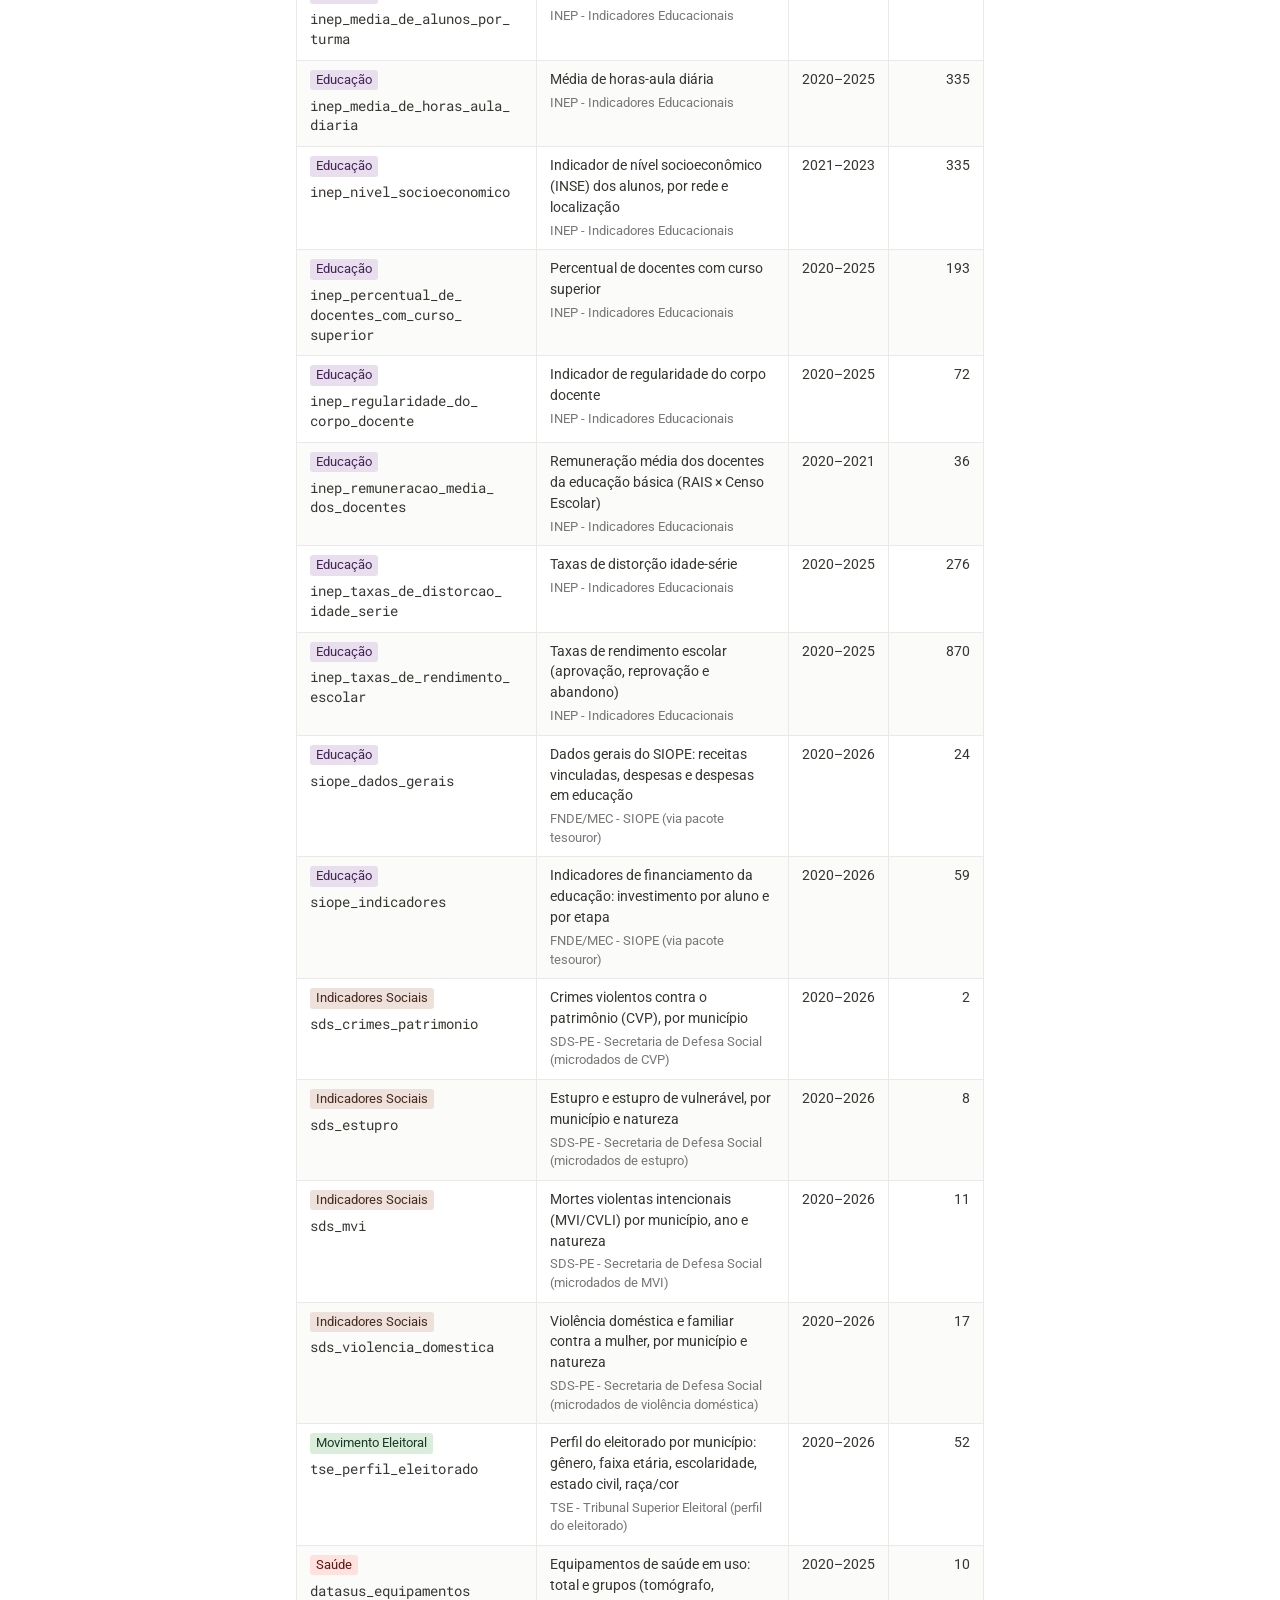
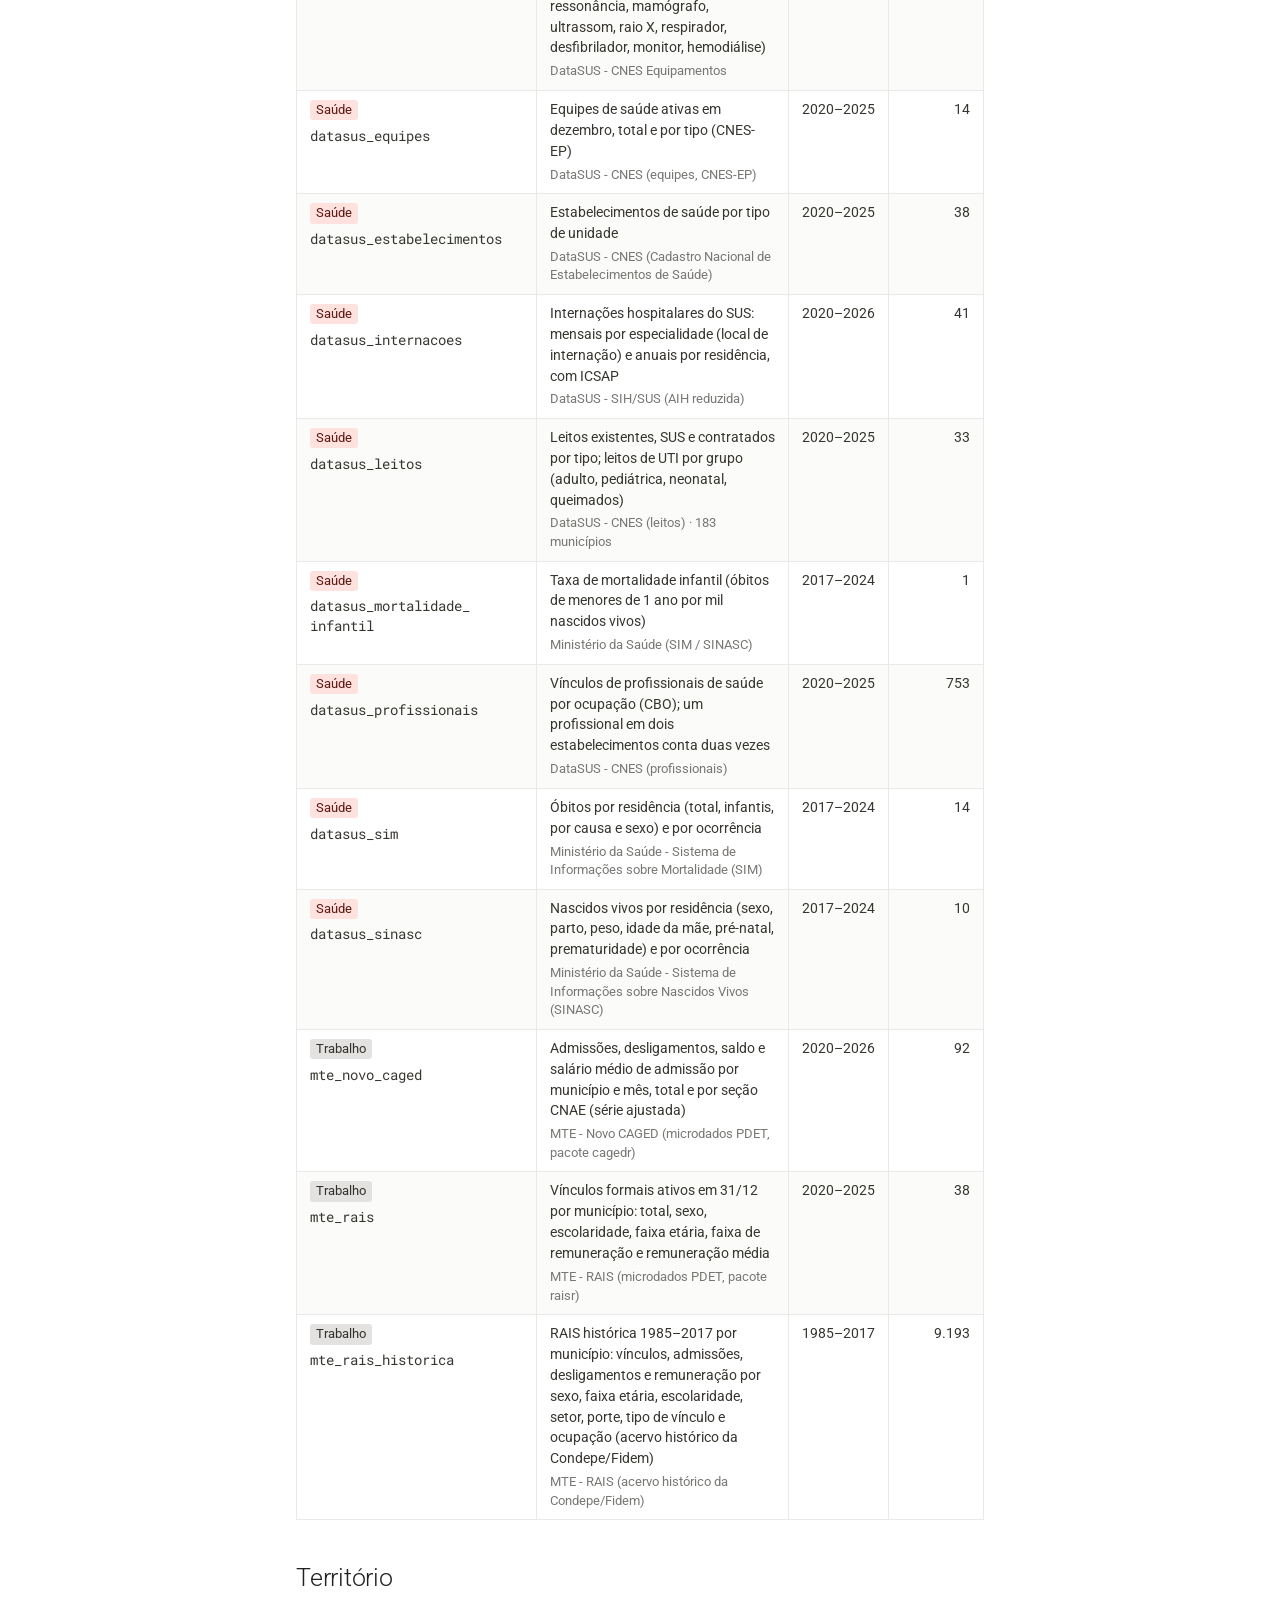
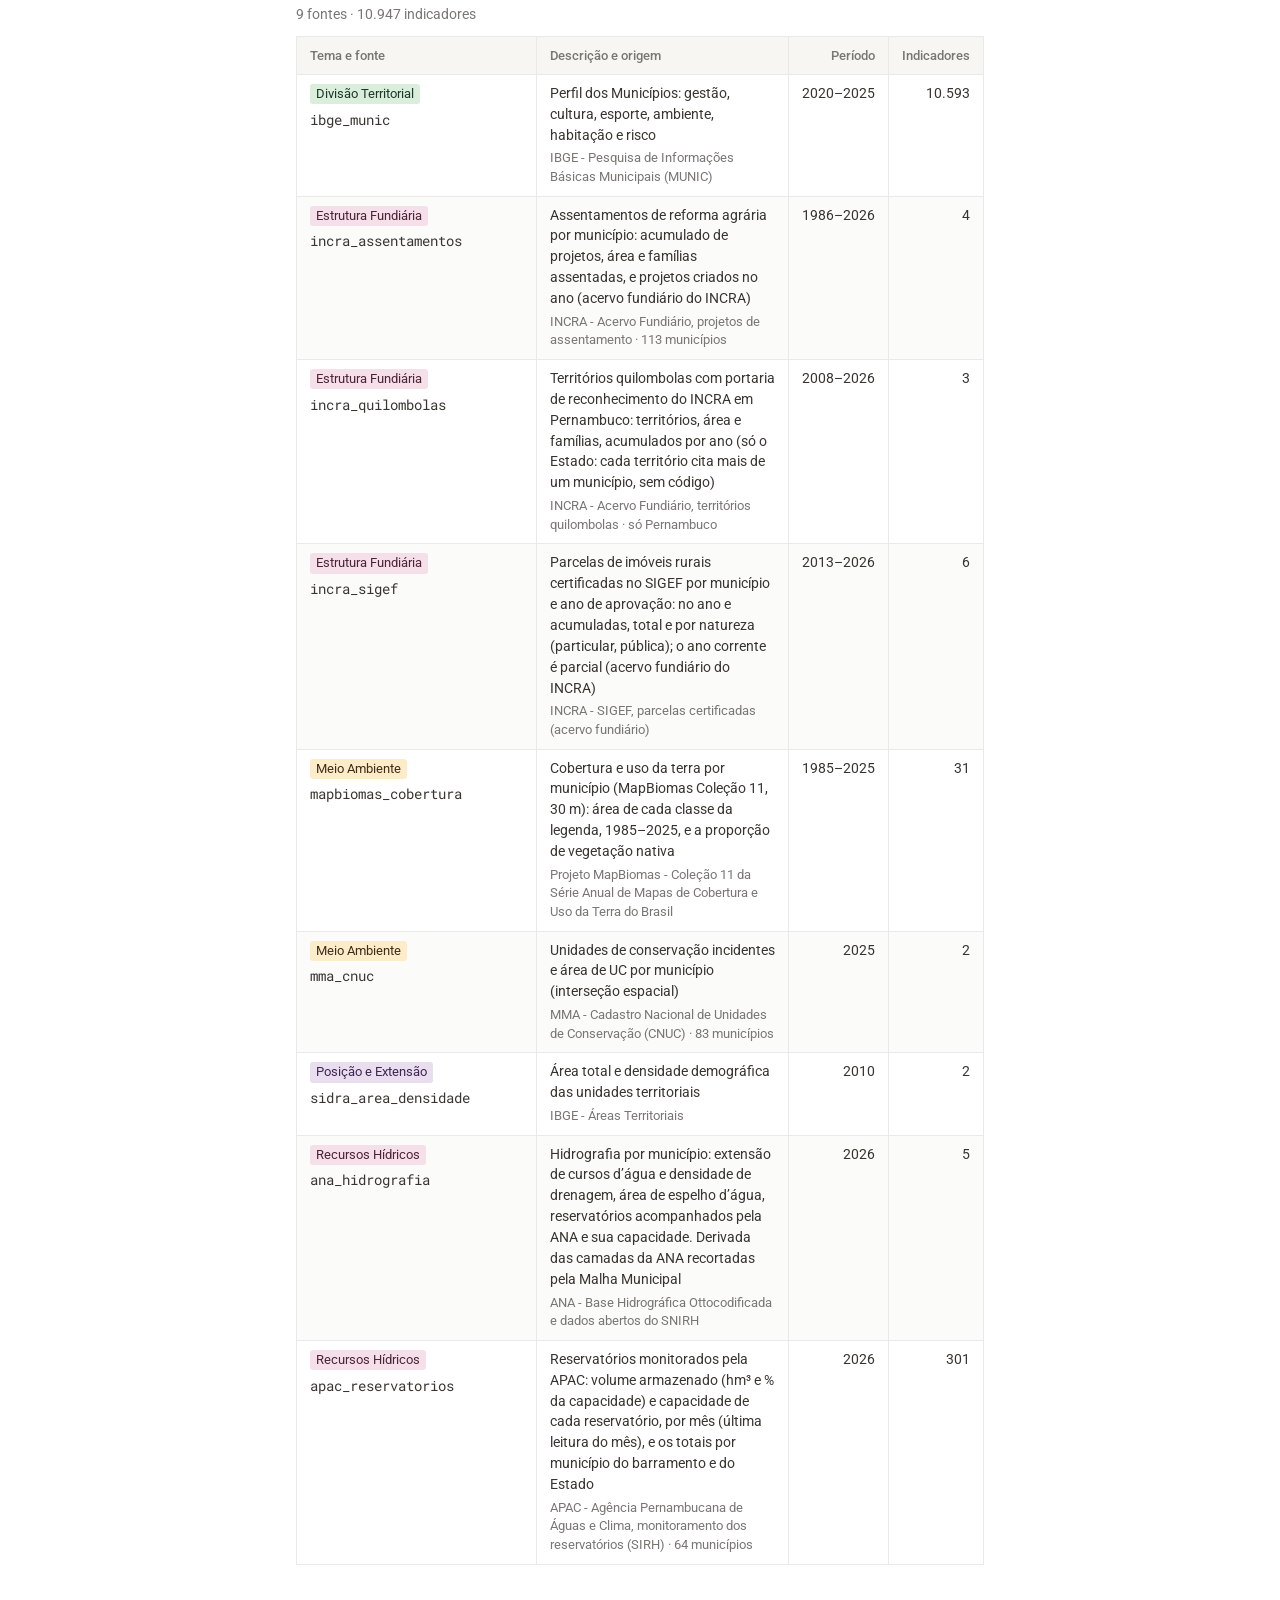
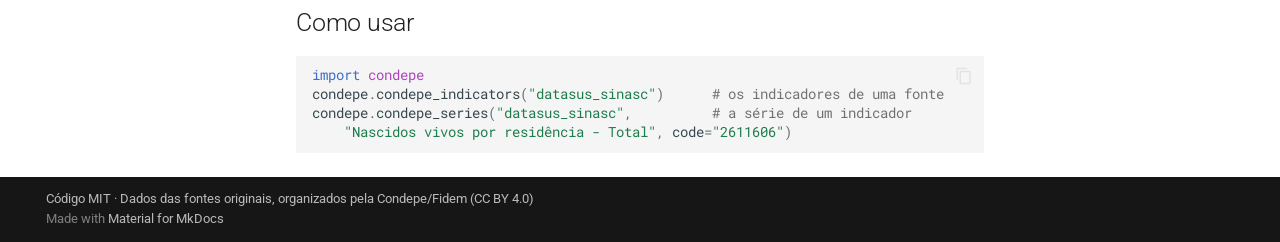
<file: fontes/index.html>
<!doctype html>
<html lang="pt" class="no-js">
  <head>
    
      <meta charset="utf-8">
      <meta name="viewport" content="width=device-width,initial-scale=1">
      
        <meta name="description" content="Dados abertos do Observatório de Pernambuco (Condepe/Fidem) no Python">
      
      
      
        <link rel="canonical" href="https://strategicprojects.github.io/condepe-py/fontes/">
      
      
        <link rel="prev" href="../mapas/">
      
      
        <link rel="next" href="../api/">
      
      
        
      
      
      <link rel="icon" href="../assets/logo.svg">
      <meta name="generator" content="mkdocs-1.6.1, mkdocs-material-9.8.2">
    
    
      
        <title>Fontes do Observatório - condepe</title>
      
    
    
      <link rel="stylesheet" href="../assets/stylesheets/main.57a0d79d.min.css">
      
        
        <link rel="stylesheet" href="../assets/stylesheets/palette.fb2fffe2.min.css">
      
      


    
    
      
    
    
      
        
        
        <link rel="preconnect" href="https://fonts.gstatic.com" crossorigin>
        <link rel="stylesheet" href="https://fonts.googleapis.com/css?family=Roboto:300,300i,400,400i,700,700i%7CRoboto+Mono:400,400i,700,700i&display=fallback">
        <style>:root{--md-text-font:"Roboto";--md-code-font:"Roboto Mono"}</style>
      
    
    
      <link rel="stylesheet" href="../assets/_mkdocstrings.css">
    
      <link rel="stylesheet" href="../assets/extra.css">
    
    <script>__md_scope=new URL("..",location),__md_hash=e=>[...e].reduce(((e,_)=>(e<<5)-e+_.charCodeAt(0)),0),__md_get=(e,_=localStorage,t=__md_scope)=>JSON.parse(_.getItem(t.pathname+"."+e)),__md_set=(e,_,t=localStorage,a=__md_scope)=>{try{t.setItem(a.pathname+"."+e,JSON.stringify(_))}catch(e){}}</script>
    
      

    
    
  </head>
  
  
    
    
      
    
    
    
    
    <body dir="ltr" data-md-color-scheme="default" data-md-color-primary="custom" data-md-color-accent="custom">
  
    
    <input class="md-toggle" data-md-toggle="drawer" type="checkbox" id="__drawer" autocomplete="off">
    <input class="md-toggle" data-md-toggle="search" type="checkbox" id="__search" autocomplete="off">
    <label class="md-overlay" for="__drawer"></label>
    <div data-md-component="skip">
      
        
        <a href="#fontes-do-observatorio" class="md-skip">
          Pular para conteúdo
        </a>
      
    </div>
    <div data-md-component="announce">
      
    </div>
    
    
      

  

<header class="md-header md-header--shadow" data-md-component="header">
  <nav class="md-header__inner md-grid" aria-label="Cabeçalho">
    <a href=".." title="condepe" class="md-header__button md-logo" aria-label="condepe" data-md-component="logo">
      
  <img src="../assets/logo.svg" alt="logo">

    </a>
    <label class="md-header__button md-icon" for="__drawer">
      
      <svg xmlns="http://www.w3.org/2000/svg" viewBox="0 0 24 24"><path d="M3 6h18v2H3zm0 5h18v2H3zm0 5h18v2H3z"/></svg>
    </label>
    <div class="md-header__title" data-md-component="header-title">
      <div class="md-header__ellipsis">
        <div class="md-header__topic">
          <span class="md-ellipsis">
            condepe
          </span>
        </div>
        <div class="md-header__topic" data-md-component="header-topic">
          <span class="md-ellipsis">
            
              Fontes do Observatório
            
          </span>
        </div>
      </div>
    </div>
    
      
        <form class="md-header__option" data-md-component="palette">
  
    
    
    
    <input class="md-option" data-md-color-media="" data-md-color-scheme="default" data-md-color-primary="custom" data-md-color-accent="custom"  aria-label="Modo escuro"  type="radio" name="__palette" id="__palette_0">
    
      <label class="md-header__button md-icon" title="Modo escuro" for="__palette_1" hidden>
        <svg xmlns="http://www.w3.org/2000/svg" viewBox="0 0 24 24"><path d="m17.75 4.09-2.53 1.94.91 3.06-2.63-1.81-2.63 1.81.91-3.06-2.53-1.94L12.44 4l1.06-3 1.06 3zm3.5 6.91-1.64 1.25.59 1.98-1.7-1.17-1.7 1.17.59-1.98L15.75 11l2.06-.05L18.5 9l.69 1.95zm-2.28 4.95c.83-.08 1.72 1.1 1.19 1.85-.32.45-.66.87-1.08 1.27C15.17 23 8.84 23 4.94 19.07c-3.91-3.9-3.91-10.24 0-14.14.4-.4.82-.76 1.27-1.08.75-.53 1.93.36 1.85 1.19-.27 2.86.69 5.83 2.89 8.02a9.96 9.96 0 0 0 8.02 2.89m-1.64 2.02a12.08 12.08 0 0 1-7.8-3.47c-2.17-2.19-3.33-5-3.49-7.82-2.81 3.14-2.7 7.96.31 10.98 3.02 3.01 7.84 3.12 10.98.31"/></svg>
      </label>
    
  
    
    
    
    <input class="md-option" data-md-color-media="" data-md-color-scheme="slate" data-md-color-primary="custom" data-md-color-accent="custom"  aria-label="Modo claro"  type="radio" name="__palette" id="__palette_1">
    
      <label class="md-header__button md-icon" title="Modo claro" for="__palette_0" hidden>
        <svg xmlns="http://www.w3.org/2000/svg" viewBox="0 0 24 24"><path d="M12 7a5 5 0 0 1 5 5 5 5 0 0 1-5 5 5 5 0 0 1-5-5 5 5 0 0 1 5-5m0 2a3 3 0 0 0-3 3 3 3 0 0 0 3 3 3 3 0 0 0 3-3 3 3 0 0 0-3-3m0-7 2.39 3.42C13.65 5.15 12.84 5 12 5s-1.65.15-2.39.42zM3.34 7l4.16-.35A7.2 7.2 0 0 0 5.94 8.5c-.44.74-.69 1.5-.83 2.29zm.02 10 1.76-3.77a7.131 7.131 0 0 0 2.38 4.14zM20.65 7l-1.77 3.79a7.02 7.02 0 0 0-2.38-4.15zm-.01 10-4.14.36c.59-.51 1.12-1.14 1.54-1.86.42-.73.69-1.5.83-2.29zM12 22l-2.41-3.44c.74.27 1.55.44 2.41.44.82 0 1.63-.17 2.37-.44z"/></svg>
      </label>
    
  
</form>
      
    
    
      <script>var palette=__md_get("__palette");if(palette&&palette.color){if("(prefers-color-scheme)"===palette.color.media){var media=matchMedia("(prefers-color-scheme: light)"),input=document.querySelector(media.matches?"[data-md-color-media='(prefers-color-scheme: light)']":"[data-md-color-media='(prefers-color-scheme: dark)']");palette.color.media=input.getAttribute("data-md-color-media"),palette.color.scheme=input.getAttribute("data-md-color-scheme"),palette.color.primary=input.getAttribute("data-md-color-primary"),palette.color.accent=input.getAttribute("data-md-color-accent")}for(var[key,value]of Object.entries(palette.color))document.body.setAttribute("data-md-color-"+key,value)}</script>
    
    
    
      
      
        <label class="md-header__button md-icon" for="__search">
          
          <svg xmlns="http://www.w3.org/2000/svg" viewBox="0 0 24 24"><path d="M9.5 3A6.5 6.5 0 0 1 16 9.5c0 1.61-.59 3.09-1.56 4.23l.27.27h.79l5 5-1.5 1.5-5-5v-.79l-.27-.27A6.52 6.52 0 0 1 9.5 16 6.5 6.5 0 0 1 3 9.5 6.5 6.5 0 0 1 9.5 3m0 2C7 5 5 7 5 9.5S7 14 9.5 14 14 12 14 9.5 12 5 9.5 5"/></svg>
        </label>
        <div class="md-search" data-md-component="search" role="dialog">
  <label class="md-search__overlay" for="__search"></label>
  <div class="md-search__inner" role="search">
    <form class="md-search__form" name="search">
      <input type="text" class="md-search__input" name="query" aria-label="Buscar" placeholder="Buscar" autocapitalize="off" autocorrect="off" autocomplete="off" spellcheck="false" data-md-component="search-query" required>
      <label class="md-search__icon md-icon" for="__search">
        
        <svg xmlns="http://www.w3.org/2000/svg" viewBox="0 0 24 24"><path d="M9.5 3A6.5 6.5 0 0 1 16 9.5c0 1.61-.59 3.09-1.56 4.23l.27.27h.79l5 5-1.5 1.5-5-5v-.79l-.27-.27A6.52 6.52 0 0 1 9.5 16 6.5 6.5 0 0 1 3 9.5 6.5 6.5 0 0 1 9.5 3m0 2C7 5 5 7 5 9.5S7 14 9.5 14 14 12 14 9.5 12 5 9.5 5"/></svg>
        
        <svg xmlns="http://www.w3.org/2000/svg" viewBox="0 0 24 24"><path d="M20 11v2H8l5.5 5.5-1.42 1.42L4.16 12l7.92-7.92L13.5 5.5 8 11z"/></svg>
      </label>
      <nav class="md-search__options" aria-label="Pesquisar">
        
        <button type="reset" class="md-search__icon md-icon" title="Limpar" aria-label="Limpar" tabindex="-1">
          
          <svg xmlns="http://www.w3.org/2000/svg" viewBox="0 0 24 24"><path d="M19 6.41 17.59 5 12 10.59 6.41 5 5 6.41 10.59 12 5 17.59 6.41 19 12 13.41 17.59 19 19 17.59 13.41 12z"/></svg>
        </button>
      </nav>
      
    </form>
    <div class="md-search__output">
      <div class="md-search__scrollwrap" tabindex="0" data-md-scrollfix>
        <div class="md-search-result" data-md-component="search-result">
          <div class="md-search-result__meta">
            Inicializando busca
          </div>
          <ol class="md-search-result__list" role="presentation"></ol>
        </div>
      </div>
    </div>
  </div>
</div>
      
    
    
      <div class="md-header__source">
        <a href="https://github.com/StrategicProjects/condepe-py" title="Ir para repositório" class="md-source" data-md-component="source">
  <div class="md-source__icon md-icon">
    
    <svg xmlns="http://www.w3.org/2000/svg" viewBox="0 0 448 512"><!--! Font Awesome Free 7.1.0 by @fontawesome - https://fontawesome.com License - https://fontawesome.com/license/free (Icons: CC BY 4.0, Fonts: SIL OFL 1.1, Code: MIT License) Copyright 2025 Fonticons, Inc.--><path d="M439.6 236.1 244 40.5c-5.4-5.5-12.8-8.5-20.4-8.5s-15 3-20.4 8.4L162.5 81l51.5 51.5c27.1-9.1 52.7 16.8 43.4 43.7l49.7 49.7c34.2-11.8 61.2 31 35.5 56.7-26.5 26.5-70.2-2.9-56-37.3L240.3 199v121.9c25.3 12.5 22.3 41.8 9.1 55-6.4 6.4-15.2 10.1-24.3 10.1s-17.8-3.6-24.3-10.1c-17.6-17.6-11.1-46.9 11.2-56v-123c-20.8-8.5-24.6-30.7-18.6-45L142.6 101 8.5 235.1C3 240.6 0 247.9 0 255.5s3 15 8.5 20.4l195.6 195.7c5.4 5.4 12.7 8.4 20.4 8.4s15-3 20.4-8.4l194.7-194.7c5.4-5.4 8.4-12.8 8.4-20.4s-3-15-8.4-20.4"/></svg>
  </div>
  <div class="md-source__repository">
    StrategicProjects/condepe-py
  </div>
</a>
      </div>
    
  </nav>
  
</header>
    
    <div class="md-container" data-md-component="container">
      
      
        
          
        
      
      <main class="md-main" data-md-component="main">
        <div class="md-main__inner md-grid">
          
            
              
              <div class="md-sidebar md-sidebar--primary" data-md-component="sidebar" data-md-type="navigation" >
                <div class="md-sidebar__scrollwrap">
                  <div class="md-sidebar__inner">
                    



<nav class="md-nav md-nav--primary" aria-label="Navegação" data-md-level="0">
  <label class="md-nav__title" for="__drawer">
    <a href=".." title="condepe" class="md-nav__button md-logo" aria-label="condepe" data-md-component="logo">
      
  <img src="../assets/logo.svg" alt="logo">

    </a>
    condepe
  </label>
  
    <div class="md-nav__source">
      <a href="https://github.com/StrategicProjects/condepe-py" title="Ir para repositório" class="md-source" data-md-component="source">
  <div class="md-source__icon md-icon">
    
    <svg xmlns="http://www.w3.org/2000/svg" viewBox="0 0 448 512"><!--! Font Awesome Free 7.1.0 by @fontawesome - https://fontawesome.com License - https://fontawesome.com/license/free (Icons: CC BY 4.0, Fonts: SIL OFL 1.1, Code: MIT License) Copyright 2025 Fonticons, Inc.--><path d="M439.6 236.1 244 40.5c-5.4-5.5-12.8-8.5-20.4-8.5s-15 3-20.4 8.4L162.5 81l51.5 51.5c27.1-9.1 52.7 16.8 43.4 43.7l49.7 49.7c34.2-11.8 61.2 31 35.5 56.7-26.5 26.5-70.2-2.9-56-37.3L240.3 199v121.9c25.3 12.5 22.3 41.8 9.1 55-6.4 6.4-15.2 10.1-24.3 10.1s-17.8-3.6-24.3-10.1c-17.6-17.6-11.1-46.9 11.2-56v-123c-20.8-8.5-24.6-30.7-18.6-45L142.6 101 8.5 235.1C3 240.6 0 247.9 0 255.5s3 15 8.5 20.4l195.6 195.7c5.4 5.4 12.7 8.4 20.4 8.4s15-3 20.4-8.4l194.7-194.7c5.4-5.4 8.4-12.8 8.4-20.4s-3-15-8.4-20.4"/></svg>
  </div>
  <div class="md-source__repository">
    StrategicProjects/condepe-py
  </div>
</a>
    </div>
  
  <ul class="md-nav__list" data-md-scrollfix>
    
      
      
  
  
  
  
    <li class="md-nav__item">
      <a href=".." class="md-nav__link">
        
  
  
  <span class="md-ellipsis">
    
  
    Início
  

    
  </span>
  
  

      </a>
    </li>
  

    
      
      
  
  
  
  
    <li class="md-nav__item">
      <a href="../primeiros-passos/" class="md-nav__link">
        
  
  
  <span class="md-ellipsis">
    
  
    Primeiros passos
  

    
  </span>
  
  

      </a>
    </li>
  

    
      
      
  
  
  
  
    <li class="md-nav__item">
      <a href="../exemplos/" class="md-nav__link">
        
  
  
  <span class="md-ellipsis">
    
  
    Exemplos
  

    
  </span>
  
  

      </a>
    </li>
  

    
      
      
  
  
  
  
    <li class="md-nav__item">
      <a href="../mapas/" class="md-nav__link">
        
  
  
  <span class="md-ellipsis">
    
  
    Mapas
  

    
  </span>
  
  

      </a>
    </li>
  

    
      
      
  
  
    
  
  
  
    <li class="md-nav__item md-nav__item--active">
      
      <input class="md-nav__toggle md-toggle" type="checkbox" id="__toc">
      
      
        
      
      
        <label class="md-nav__link md-nav__link--active" for="__toc">
          
  
  
  <span class="md-ellipsis">
    
  
    Fontes do Observatório
  

    
  </span>
  
  

          <span class="md-nav__icon md-icon"></span>
        </label>
      
      <a href="./" class="md-nav__link md-nav__link--active">
        
  
  
  <span class="md-ellipsis">
    
  
    Fontes do Observatório
  

    
  </span>
  
  

      </a>
      
        

<nav class="md-nav md-nav--secondary" aria-label="Índice">
  
  
  
    
  
  
    <label class="md-nav__title" for="__toc">
      <span class="md-nav__icon md-icon"></span>
      Índice
    </label>
    <ul class="md-nav__list" data-md-component="toc" data-md-scrollfix>
      
        <li class="md-nav__item">
  <a href="#economia" class="md-nav__link">
    <span class="md-ellipsis">
      
        Economia
      
    </span>
  </a>
  
</li>
      
        <li class="md-nav__item">
  <a href="#infraestrutura" class="md-nav__link">
    <span class="md-ellipsis">
      
        Infraestrutura
      
    </span>
  </a>
  
</li>
      
        <li class="md-nav__item">
  <a href="#social" class="md-nav__link">
    <span class="md-ellipsis">
      
        Social
      
    </span>
  </a>
  
</li>
      
        <li class="md-nav__item">
  <a href="#territorio" class="md-nav__link">
    <span class="md-ellipsis">
      
        Território
      
    </span>
  </a>
  
</li>
      
        <li class="md-nav__item">
  <a href="#como-usar" class="md-nav__link">
    <span class="md-ellipsis">
      
        Como usar
      
    </span>
  </a>
  
</li>
      
    </ul>
  
</nav>
      
    </li>
  

    
      
      
  
  
  
  
    <li class="md-nav__item">
      <a href="../api/" class="md-nav__link">
        
  
  
  <span class="md-ellipsis">
    
  
    Referência das funções
  

    
  </span>
  
  

      </a>
    </li>
  

    
      
      
  
  
  
  
    <li class="md-nav__item">
      <a href="../news/" class="md-nav__link">
        
  
  
  <span class="md-ellipsis">
    
  
    Novidades
  

    
  </span>
  
  

      </a>
    </li>
  

    
  </ul>
</nav>
                  </div>
                </div>
              </div>
            
            
              
              <div class="md-sidebar md-sidebar--secondary" data-md-component="sidebar" data-md-type="toc" >
                <div class="md-sidebar__scrollwrap">
                  <div class="md-sidebar__inner">
                    

<nav class="md-nav md-nav--secondary" aria-label="Índice">
  
  
  
    
  
  
    <label class="md-nav__title" for="__toc">
      <span class="md-nav__icon md-icon"></span>
      Índice
    </label>
    <ul class="md-nav__list" data-md-component="toc" data-md-scrollfix>
      
        <li class="md-nav__item">
  <a href="#economia" class="md-nav__link">
    <span class="md-ellipsis">
      
        Economia
      
    </span>
  </a>
  
</li>
      
        <li class="md-nav__item">
  <a href="#infraestrutura" class="md-nav__link">
    <span class="md-ellipsis">
      
        Infraestrutura
      
    </span>
  </a>
  
</li>
      
        <li class="md-nav__item">
  <a href="#social" class="md-nav__link">
    <span class="md-ellipsis">
      
        Social
      
    </span>
  </a>
  
</li>
      
        <li class="md-nav__item">
  <a href="#territorio" class="md-nav__link">
    <span class="md-ellipsis">
      
        Território
      
    </span>
  </a>
  
</li>
      
        <li class="md-nav__item">
  <a href="#como-usar" class="md-nav__link">
    <span class="md-ellipsis">
      
        Como usar
      
    </span>
  </a>
  
</li>
      
    </ul>
  
</nav>
                  </div>
                </div>
              </div>
            
          
          
            <div class="md-content" data-md-component="content">
              
              <article class="md-content__inner md-typeset">
                
                  


  
  


<h1 id="fontes-do-observatorio">Fontes do Observatório<a class="headerlink" href="#fontes-do-observatorio" title="Permanent link">&para;</a></h1>
<p>Versão <strong><code>2026-11-22_141636</code></strong> do catálogo: <strong>83 fontes</strong>, <strong>115.426 indicadores</strong> e <strong>9.102.763 observações</strong>. A lista foi gerada com <code>condepe_catalog()</code>; o identificador (<code>id_fonte</code>) é o que se passa às demais funções. Cada fonte também tem uma ficha em <a href="https://cf.pe.gov.br/observatorio">https://cf.pe.gov.br/observatorio</a>.</p>
<h2 id="economia">Economia<a class="headerlink" href="#economia" title="Permanent link">&para;</a></h2>
<p class="resumo-eixo">26 fontes · 89.378 indicadores</p>

<div class="fontes-notion-wrap"><table class="fontes-notion"><thead><tr><th>Tema e fonte</th><th>Descrição e origem</th><th class="num">Período</th><th class="num">Indicadores</th></tr></thead><tbody><tr><td><span class="pill pill-0">Agropecuária</span><br><code>sidra_<wbr>abate_<wbr>bovinos</code></td><td>Bovinos abatidos (cabeças) e peso das carcaças (kg) sob inspeção em Pernambuco, trimestral desde 1997<div class="origem">IBGE - Pesquisa Trimestral do Abate de Animais · só Pernambuco</div></td><td class="num">1997–2026</td><td class="num">2</td></tr><tr><td><span class="pill pill-0">Agropecuária</span><br><code>sidra_<wbr>abate_<wbr>frangos</code></td><td>Frangos abatidos (cabeças) e peso das carcaças (kg) sob inspeção em Pernambuco, trimestral desde 1997<div class="origem">IBGE - Pesquisa Trimestral do Abate de Animais · só Pernambuco</div></td><td class="num">1997–2026</td><td class="num">2</td></tr><tr><td><span class="pill pill-0">Agropecuária</span><br><code>sidra_<wbr>abate_<wbr>suinos</code></td><td>Suínos abatidos (cabeças) e peso das carcaças (kg) sob inspeção em Pernambuco, trimestral desde 1997<div class="origem">IBGE - Pesquisa Trimestral do Abate de Animais · só Pernambuco</div></td><td class="num">1997–2026</td><td class="num">2</td></tr><tr><td><span class="pill pill-0">Agropecuária</span><br><code>sidra_<wbr>censo_<wbr>agro_<wbr>estabelecimentos</code></td><td>Número e área dos estabelecimentos agropecuários, por tipologia<div class="origem">IBGE - Censo Agropecuário 2017</div></td><td class="num">2017</td><td class="num">16</td></tr><tr><td><span class="pill pill-0">Agropecuária</span><br><code>sidra_<wbr>leite</code></td><td>Leite cru adquirido e industrializado (mil litros) pelos estabelecimentos sob inspeção em Pernambuco, trimestral desde 1997<div class="origem">IBGE - Pesquisa Trimestral do Leite · só Pernambuco</div></td><td class="num">1997–2026</td><td class="num">2</td></tr><tr><td><span class="pill pill-0">Agropecuária</span><br><code>sidra_<wbr>pam</code></td><td>Área plantada, colhida, quantidade produzida, rendimento e valor, por produto<div class="origem">IBGE - Produção Agrícola Municipal (PAM) · 181 municípios</div></td><td class="num">2020–2025</td><td class="num">243</td></tr><tr><td><span class="pill pill-0">Agropecuária</span><br><code>sidra_<wbr>pog_<wbr>ovos</code></td><td>Ovos de galinha produzidos (mil dúzias) e galinhas poedeiras em Pernambuco, trimestral desde 1987<div class="origem">IBGE - Pesquisa Trimestral da Produção de Ovos de Galinha (POG) · só Pernambuco</div></td><td class="num">1987–2026</td><td class="num">2</td></tr><tr><td><span class="pill pill-0">Agropecuária</span><br><code>sidra_<wbr>ppm_<wbr>origem_<wbr>animal</code></td><td>Produção de origem animal e valor, por tipo de produto<div class="origem">IBGE - Pesquisa da Pecuária Municipal (PPM)</div></td><td class="num">2020–2025</td><td class="num">9</td></tr><tr><td><span class="pill pill-0">Agropecuária</span><br><code>sidra_<wbr>ppm_<wbr>rebanho</code></td><td>Efetivo dos rebanhos por tipo<div class="origem">IBGE - Pesquisa da Pecuária Municipal (PPM)</div></td><td class="num">2020–2025</td><td class="num">10</td></tr><tr><td><span class="pill pill-2">Comércio e Serviços</span><br><code>bcb_<wbr>conjuntura</code></td><td>Séries de conjuntura macroeconômica (IPCA, Selic, câmbio, IBC-Br)<div class="origem">Banco Central do Brasil - SGS · só Pernambuco</div></td><td class="num">2020–2026</td><td class="num">4</td></tr><tr><td><span class="pill pill-2">Comércio e Serviços</span><br><code>bcb_<wbr>estban</code></td><td>Estatística bancária mensal por município: agências, instituições, crédito, financiamentos e depósitos (ESTBAN)<div class="origem">Banco Central do Brasil - Estatística Bancária Mensal por Município (ESTBAN) · 102 municípios</div></td><td class="num">2020–2026</td><td class="num">10</td></tr><tr><td><span class="pill pill-2">Comércio e Serviços</span><br><code>comex_<wbr>municipios</code></td><td>Exportações e importações por município do domicílio fiscal da empresa, mensal (US$ FOB e kg)<div class="origem">Ministério do Desenvolvimento, Indústria, Comércio e Serviços - ComexStat (município do domicílio fiscal da empresa) · 141 municípios</div></td><td class="num">1997–2026</td><td class="num">4</td></tr><tr><td><span class="pill pill-2">Comércio e Serviços</span><br><code>comex_<wbr>uf</code></td><td>Exportações e importações de Pernambuco, mensal, por UF do produto e por domicílio da empresa<div class="origem">Ministério do Desenvolvimento, Indústria, Comércio e Serviços - ComexStat · só Pernambuco</div></td><td class="num">1997–2026</td><td class="num">8</td></tr><tr><td><span class="pill pill-2">Comércio e Serviços</span><br><code>sidra_<wbr>iatur</code></td><td>Volume das atividades turísticas em Pernambuco (IATUR): número-índice (2022 = 100, com e sem ajuste sazonal) e quatro variações, mensal desde 2011<div class="origem">IBGE - Pesquisa Mensal de Serviços, Índice de Atividades Turísticas (IATUR) · só Pernambuco</div></td><td class="num">2011–2026</td><td class="num">6</td></tr><tr><td><span class="pill pill-2">Comércio e Serviços</span><br><code>sidra_<wbr>pmc</code></td><td>Volume de vendas do comércio varejista ampliado em Pernambuco: número-índice (2022 = 100, com e sem ajuste sazonal) e quatro variações, mensal desde 2003<div class="origem">IBGE - Pesquisa Mensal de Comércio (PMC), comércio varejista ampliado · só Pernambuco</div></td><td class="num">2004–2026</td><td class="num">6</td></tr><tr><td><span class="pill pill-2">Comércio e Serviços</span><br><code>sidra_<wbr>pms</code></td><td>Volume de serviços em Pernambuco: número-índice (2022 = 100, com e sem ajuste sazonal) e quatro variações, mensal desde 2011<div class="origem">IBGE - Pesquisa Mensal de Serviços (PMS) · só Pernambuco</div></td><td class="num">2011–2026</td><td class="num">6</td></tr><tr><td><span class="pill pill-8">Finanças Públicas</span><br><code>sefaz_<wbr>arrecadacao</code></td><td>Arrecadação mensal de ICMS e IPVA por município e total estadual (SEFAZ-PE)<div class="origem">SEFAZ-PE - Arrecadação por Município e por Região de Desenvolvimento</div></td><td class="num">2020–2026</td><td class="num">4</td></tr><tr><td><span class="pill pill-8">Finanças Públicas</span><br><code>siconfi_<wbr>dca</code></td><td>DCA - Declaração de Contas Anuais dos municípios de PE<div class="origem">Secretaria do Tesouro Nacional - Siconfi</div></td><td class="num">2020–2025</td><td class="num">6.261</td></tr><tr><td><span class="pill pill-8">Finanças Públicas</span><br><code>siconfi_<wbr>estado</code></td><td>DCA do Governo do Estado de Pernambuco: todas as contas e séries derivadas de receita, despesa e transferências da União<div class="origem">Secretaria do Tesouro Nacional - Siconfi (DCA, Governo do Estado de Pernambuco) · só Pernambuco</div></td><td class="num">2020–2025</td><td class="num">6.443</td></tr><tr><td><span class="pill pill-8">Finanças Públicas</span><br><code>siconfi_<wbr>rreo</code></td><td>RREO - Relatório Resumido da Execução Orçamentária dos municípios de PE (6º bimestre)<div class="origem">Secretaria do Tesouro Nacional - Siconfi · 175 municípios</div></td><td class="num">2020–2025</td><td class="num">5.867</td></tr><tr><td><span class="pill pill-8">Finanças Públicas</span><br><code>tce_<wbr>despesas</code></td><td>Despesas municipais por unidade gestora e função<div class="origem">TCE-PE - Dados Abertos (via pacote tceper)</div></td><td class="num">2020–2026</td><td class="num">56.192</td></tr><tr><td><span class="pill pill-8">Finanças Públicas</span><br><code>tce_<wbr>receitas</code></td><td>Receitas municipais por unidade gestora, categoria e fonte de recurso<div class="origem">TCE-PE - Dados Abertos (via pacote tceper)</div></td><td class="num">2020–2026</td><td class="num">14.202</td></tr><tr><td><span class="pill pill-0">Indicadores</span><br><code>seplag_<wbr>iaem</code></td><td>IAEM — Índice de Atividade Econômica Municipal, mensal (índice geral e escores)<div class="origem">CONDEPE/FIDEM - IAEM</div></td><td class="num">2021–2026</td><td class="num">9</td></tr><tr><td><span class="pill pill-2">Indústria</span><br><code>sidra_<wbr>pimpf</code></td><td>Produção física industrial de Pernambuco: número-índice (2022 = 100, com e sem ajuste sazonal) e quatro variações, por seção e atividade (CNAE 2.0), mensal desde 2002<div class="origem">IBGE - Pesquisa Industrial Mensal, Produção Física Regional (PIM-PF) · só Pernambuco</div></td><td class="num">2002–2026</td><td class="num">58</td></tr><tr><td><span class="pill pill-2">Indústria</span><br><code>sidra_<wbr>sinapi</code></td><td>Custo médio do m² da construção civil (nível estadual), mensal<div class="origem">IBGE - Sistema Nacional de Pesquisa de Custos e Índices da Construção Civil (SINAPI) · só Pernambuco</div></td><td class="num">2020–2026</td><td class="num">3</td></tr><tr><td><span class="pill pill-5">PIB</span><br><code>sidra_<wbr>pib_<wbr>municipal</code></td><td>PIB municipal, impostos e valor adicionado bruto por setor<div class="origem">IBGE - Produto Interno Bruto dos Municípios</div></td><td class="num">2002–2023</td><td class="num">7</td></tr></tbody></table></div>

<h2 id="infraestrutura">Infraestrutura<a class="headerlink" href="#infraestrutura" title="Permanent link">&para;</a></h2>
<p class="resumo-eixo">3 fontes · 39 indicadores</p>

<div class="fontes-notion-wrap"><table class="fontes-notion"><thead><tr><th>Tema e fonte</th><th>Descrição e origem</th><th class="num">Período</th><th class="num">Indicadores</th></tr></thead><tbody><tr><td><span class="pill pill-1">Transporte</span><br><code>der_<wbr>malha_<wbr>rodoviaria</code></td><td>Extensão da malha rodoviária por município: total, por tipo (federais, estaduais, vicinais, acessos), pavimentada e não pavimentada, duplicada; proporção pavimentada e densidade rodoviária. Derivada do SRE do DER-PE recortado pela Malha Municipal<div class="origem">DER-PE - Sistema Rodoviário Estadual (SRE); trechos federais do SNV/DNIT</div></td><td class="num">2026</td><td class="num">10</td></tr><tr><td><span class="pill pill-1">Transporte</span><br><code>porto_<wbr>suape_<wbr>carga</code></td><td>Porto de Suape: contêineres, TEU e toneladas movimentadas por espécie de carga, mensal<div class="origem">Complexo Industrial Portuário de Suape - Movimentação de cargas (site institucional) · só Pernambuco</div></td><td class="num">2020–2026</td><td class="num">7</td></tr><tr><td><span class="pill pill-1">Transporte</span><br><code>senatran_<wbr>frota</code></td><td>Frota de veículos por município e tipo, mensal<div class="origem">Senatran - Ministério dos Transportes (frota por município e tipo)</div></td><td class="num">2020–2026</td><td class="num">22</td></tr></tbody></table></div>

<h2 id="social">Social<a class="headerlink" href="#social" title="Permanent link">&para;</a></h2>
<p class="resumo-eixo">45 fontes · 15.062 indicadores</p>

<div class="fontes-notion-wrap"><table class="fontes-notion"><thead><tr><th>Tema e fonte</th><th>Descrição e origem</th><th class="num">Período</th><th class="num">Indicadores</th></tr></thead><tbody><tr><td><span class="pill pill-1">Assistencia</span><br><code>seplag_<wbr>ivcad</code></td><td>IVCAD — Índice de Vulnerabilidade do CadÚnico por município (recorte vigente)<div class="origem">MDS/CONDEPE - IVCAD</div></td><td class="num">2026</td><td class="num">8</td></tr><tr><td><span class="pill pill-3">Demografia</span><br><code>sidra_<wbr>censo_<wbr>2022</code></td><td>População residente, variação absoluta e taxa de crescimento<div class="origem">IBGE - Censo Demográfico 2022</div></td><td class="num">2022</td><td class="num">3</td></tr><tr><td><span class="pill pill-3">Demografia</span><br><code>sidra_<wbr>censo_<wbr>2022_<wbr>envelhecimento</code></td><td>Índice de envelhecimento, idade mediana e razão de sexo<div class="origem">IBGE - Censo Demográfico 2022</div></td><td class="num">2022</td><td class="num">3</td></tr><tr><td><span class="pill pill-3">Demografia</span><br><code>sidra_<wbr>censo_<wbr>2022_<wbr>indigenas</code></td><td>População indígena e percentual de pessoas indígenas na população residente (Censo 2022)<div class="origem">IBGE - Censo Demográfico 2022 · 181 municípios</div></td><td class="num">2022</td><td class="num">2</td></tr><tr><td><span class="pill pill-3">Demografia</span><br><code>sidra_<wbr>censo_<wbr>cor_<wbr>raca</code></td><td>População residente por cor ou raça (2010 e 2022)<div class="origem">IBGE - Censos Demográficos</div></td><td class="num">2010–2022</td><td class="num">6</td></tr><tr><td><span class="pill pill-3">Demografia</span><br><code>sidra_<wbr>populacao_<wbr>estimada</code></td><td>Estimativas anuais de população residente por município<div class="origem">IBGE - Estimativas da Populacao</div></td><td class="num">2001–2026</td><td class="num">1</td></tr><tr><td><span class="pill pill-3">Demografia</span><br><code>sidra_<wbr>registro_<wbr>civil_<wbr>nascimentos</code></td><td>Nascidos vivos ocorridos no ano, por município<div class="origem">IBGE - Estatísticas do Registro Civil</div></td><td class="num">2020–2024</td><td class="num">1</td></tr><tr><td><span class="pill pill-3">Demografia</span><br><code>sidra_<wbr>registro_<wbr>civil_<wbr>obitos</code></td><td>Óbitos ocorridos no ano, por município<div class="origem">IBGE - Estatísticas do Registro Civil</div></td><td class="num">2020–2024</td><td class="num">1</td></tr><tr><td><span class="pill pill-5">Domicílios</span><br><code>sidra_<wbr>censo_<wbr>2022_<wbr>agua</code></td><td>Domicílios particulares permanentes ocupados, por forma de abastecimento de água<div class="origem">IBGE - Censo Demográfico 2022</div></td><td class="num">2022</td><td class="num">9</td></tr><tr><td><span class="pill pill-5">Domicílios</span><br><code>sidra_<wbr>censo_<wbr>2022_<wbr>esgotamento</code></td><td>Domicílios particulares permanentes ocupados, por tipo de esgotamento sanitário<div class="origem">IBGE - Censo Demográfico 2022</div></td><td class="num">2022</td><td class="num">10</td></tr><tr><td><span class="pill pill-6">Educação</span><br><code>inep_<wbr>adequacao_<wbr>da_<wbr>formacao_<wbr>docente</code></td><td>Adequação da formação docente à disciplina que leciona<div class="origem">INEP - Indicadores Educacionais</div></td><td class="num">2020–2025</td><td class="num">560</td></tr><tr><td><span class="pill pill-6">Educação</span><br><code>inep_<wbr>censo_<wbr>escolar</code></td><td>Censo Escolar: matrículas, docentes, turmas, salas, equipamentos e profissionais por município (soma das escolas)<div class="origem">INEP - Censo Escolar da Educação Básica (microdados)</div></td><td class="num">2020–2025</td><td class="num">704</td></tr><tr><td><span class="pill pill-6">Educação</span><br><code>inep_<wbr>censo_<wbr>superior</code></td><td>Censo da Educação Superior: cursos (vagas, ingressantes, matrículas, concluintes) e IES (docentes, técnicos) por município<div class="origem">INEP - Censo da Educação Superior (microdados) · 133 municípios</div></td><td class="num">2020–2024</td><td class="num">244</td></tr><tr><td><span class="pill pill-6">Educação</span><br><code>inep_<wbr>complexidade_<wbr>de_<wbr>gestao_<wbr>da_<wbr>escola</code></td><td>Indicador de complexidade de gestão da escola<div class="origem">INEP - Indicadores Educacionais</div></td><td class="num">2020–2025</td><td class="num">108</td></tr><tr><td><span class="pill pill-6">Educação</span><br><code>inep_<wbr>esforco_<wbr>docente</code></td><td>Indicador de esforço docente<div class="origem">INEP - Indicadores Educacionais</div></td><td class="num">2020–2025</td><td class="num">402</td></tr><tr><td><span class="pill pill-6">Educação</span><br><code>inep_<wbr>ideb_<wbr>anos_<wbr>finais</code></td><td>IDEB por município - anos finais do ensino fundamental<div class="origem">INEP - Instituto Nacional de Estudos e Pesquisas Educacionais Anísio Teixeira</div></td><td class="num">2005–2025</td><td class="num">44</td></tr><tr><td><span class="pill pill-6">Educação</span><br><code>inep_<wbr>ideb_<wbr>anos_<wbr>iniciais</code></td><td>IDEB por município - anos iniciais do ensino fundamental<div class="origem">INEP - Instituto Nacional de Estudos e Pesquisas Educacionais Anísio Teixeira</div></td><td class="num">2005–2025</td><td class="num">36</td></tr><tr><td><span class="pill pill-6">Educação</span><br><code>inep_<wbr>ideb_<wbr>ensino_<wbr>medio</code></td><td>IDEB por município - ensino médio<div class="origem">INEP - Instituto Nacional de Estudos e Pesquisas Educacionais Anísio Teixeira</div></td><td class="num">2017–2025</td><td class="num">43</td></tr><tr><td><span class="pill pill-6">Educação</span><br><code>inep_<wbr>media_<wbr>de_<wbr>alunos_<wbr>por_<wbr>turma</code></td><td>Média de alunos por turma<div class="origem">INEP - Indicadores Educacionais</div></td><td class="num">2020–2025</td><td class="num">350</td></tr><tr><td><span class="pill pill-6">Educação</span><br><code>inep_<wbr>media_<wbr>de_<wbr>horas_<wbr>aula_<wbr>diaria</code></td><td>Média de horas-aula diária<div class="origem">INEP - Indicadores Educacionais</div></td><td class="num">2020–2025</td><td class="num">335</td></tr><tr><td><span class="pill pill-6">Educação</span><br><code>inep_<wbr>nivel_<wbr>socioeconomico</code></td><td>Indicador de nível socioeconômico (INSE) dos alunos, por rede e localização<div class="origem">INEP - Indicadores Educacionais</div></td><td class="num">2021–2023</td><td class="num">335</td></tr><tr><td><span class="pill pill-6">Educação</span><br><code>inep_<wbr>percentual_<wbr>de_<wbr>docentes_<wbr>com_<wbr>curso_<wbr>superior</code></td><td>Percentual de docentes com curso superior<div class="origem">INEP - Indicadores Educacionais</div></td><td class="num">2020–2025</td><td class="num">193</td></tr><tr><td><span class="pill pill-6">Educação</span><br><code>inep_<wbr>regularidade_<wbr>do_<wbr>corpo_<wbr>docente</code></td><td>Indicador de regularidade do corpo docente<div class="origem">INEP - Indicadores Educacionais</div></td><td class="num">2020–2025</td><td class="num">72</td></tr><tr><td><span class="pill pill-6">Educação</span><br><code>inep_<wbr>remuneracao_<wbr>media_<wbr>dos_<wbr>docentes</code></td><td>Remuneração média dos docentes da educação básica (RAIS × Censo Escolar)<div class="origem">INEP - Indicadores Educacionais</div></td><td class="num">2020–2021</td><td class="num">36</td></tr><tr><td><span class="pill pill-6">Educação</span><br><code>inep_<wbr>taxas_<wbr>de_<wbr>distorcao_<wbr>idade_<wbr>serie</code></td><td>Taxas de distorção idade-série<div class="origem">INEP - Indicadores Educacionais</div></td><td class="num">2020–2025</td><td class="num">276</td></tr><tr><td><span class="pill pill-6">Educação</span><br><code>inep_<wbr>taxas_<wbr>de_<wbr>rendimento_<wbr>escolar</code></td><td>Taxas de rendimento escolar (aprovação, reprovação e abandono)<div class="origem">INEP - Indicadores Educacionais</div></td><td class="num">2020–2025</td><td class="num">870</td></tr><tr><td><span class="pill pill-6">Educação</span><br><code>siope_<wbr>dados_<wbr>gerais</code></td><td>Dados gerais do SIOPE: receitas vinculadas, despesas e despesas em educação<div class="origem">FNDE/MEC - SIOPE (via pacote tesouror)</div></td><td class="num">2020–2026</td><td class="num">24</td></tr><tr><td><span class="pill pill-6">Educação</span><br><code>siope_<wbr>indicadores</code></td><td>Indicadores de financiamento da educação: investimento por aluno e por etapa<div class="origem">FNDE/MEC - SIOPE (via pacote tesouror)</div></td><td class="num">2020–2026</td><td class="num">59</td></tr><tr><td><span class="pill pill-1">Indicadores Sociais</span><br><code>sds_<wbr>crimes_<wbr>patrimonio</code></td><td>Crimes violentos contra o patrimônio (CVP), por município<div class="origem">SDS-PE - Secretaria de Defesa Social (microdados de CVP)</div></td><td class="num">2020–2026</td><td class="num">2</td></tr><tr><td><span class="pill pill-1">Indicadores Sociais</span><br><code>sds_<wbr>estupro</code></td><td>Estupro e estupro de vulnerável, por município e natureza<div class="origem">SDS-PE - Secretaria de Defesa Social (microdados de estupro)</div></td><td class="num">2020–2026</td><td class="num">8</td></tr><tr><td><span class="pill pill-1">Indicadores Sociais</span><br><code>sds_<wbr>mvi</code></td><td>Mortes violentas intencionais (MVI/CVLI) por município, ano e natureza<div class="origem">SDS-PE - Secretaria de Defesa Social (microdados de MVI)</div></td><td class="num">2020–2026</td><td class="num">11</td></tr><tr><td><span class="pill pill-1">Indicadores Sociais</span><br><code>sds_<wbr>violencia_<wbr>domestica</code></td><td>Violência doméstica e familiar contra a mulher, por município e natureza<div class="origem">SDS-PE - Secretaria de Defesa Social (microdados de violência doméstica)</div></td><td class="num">2020–2026</td><td class="num">17</td></tr><tr><td><span class="pill pill-4">Movimento Eleitoral</span><br><code>tse_<wbr>perfil_<wbr>eleitorado</code></td><td>Perfil do eleitorado por município: gênero, faixa etária, escolaridade, estado civil, raça/cor<div class="origem">TSE - Tribunal Superior Eleitoral (perfil do eleitorado)</div></td><td class="num">2020–2026</td><td class="num">52</td></tr><tr><td><span class="pill pill-8">Saúde</span><br><code>datasus_<wbr>equipamentos</code></td><td>Equipamentos de saúde em uso: total e grupos (tomógrafo, ressonância, mamógrafo, ultrassom, raio X, respirador, desfibrilador, monitor, hemodiálise)<div class="origem">DataSUS - CNES Equipamentos</div></td><td class="num">2020–2025</td><td class="num">10</td></tr><tr><td><span class="pill pill-8">Saúde</span><br><code>datasus_<wbr>equipes</code></td><td>Equipes de saúde ativas em dezembro, total e por tipo (CNES-EP)<div class="origem">DataSUS - CNES (equipes, CNES-EP)</div></td><td class="num">2020–2025</td><td class="num">14</td></tr><tr><td><span class="pill pill-8">Saúde</span><br><code>datasus_<wbr>estabelecimentos</code></td><td>Estabelecimentos de saúde por tipo de unidade<div class="origem">DataSUS - CNES (Cadastro Nacional de Estabelecimentos de Saúde)</div></td><td class="num">2020–2025</td><td class="num">38</td></tr><tr><td><span class="pill pill-8">Saúde</span><br><code>datasus_<wbr>internacoes</code></td><td>Internações hospitalares do SUS: mensais por especialidade (local de internação) e anuais por residência, com ICSAP<div class="origem">DataSUS - SIH/SUS (AIH reduzida)</div></td><td class="num">2020–2026</td><td class="num">41</td></tr><tr><td><span class="pill pill-8">Saúde</span><br><code>datasus_<wbr>leitos</code></td><td>Leitos existentes, SUS e contratados por tipo; leitos de UTI por grupo (adulto, pediátrica, neonatal, queimados)<div class="origem">DataSUS - CNES (leitos) · 183 municípios</div></td><td class="num">2020–2025</td><td class="num">33</td></tr><tr><td><span class="pill pill-8">Saúde</span><br><code>datasus_<wbr>mortalidade_<wbr>infantil</code></td><td>Taxa de mortalidade infantil (óbitos de menores de 1 ano por mil nascidos vivos)<div class="origem">Ministério da Saúde (SIM / SINASC)</div></td><td class="num">2017–2024</td><td class="num">1</td></tr><tr><td><span class="pill pill-8">Saúde</span><br><code>datasus_<wbr>profissionais</code></td><td>Vínculos de profissionais de saúde por ocupação (CBO); um profissional em dois estabelecimentos conta duas vezes<div class="origem">DataSUS - CNES (profissionais)</div></td><td class="num">2020–2025</td><td class="num">753</td></tr><tr><td><span class="pill pill-8">Saúde</span><br><code>datasus_<wbr>sim</code></td><td>Óbitos por residência (total, infantis, por causa e sexo) e por ocorrência<div class="origem">Ministério da Saúde - Sistema de Informações sobre Mortalidade (SIM)</div></td><td class="num">2017–2024</td><td class="num">14</td></tr><tr><td><span class="pill pill-8">Saúde</span><br><code>datasus_<wbr>sinasc</code></td><td>Nascidos vivos por residência (sexo, parto, peso, idade da mãe, pré-natal, prematuridade) e por ocorrência<div class="origem">Ministério da Saúde - Sistema de Informações sobre Nascidos Vivos (SINASC)</div></td><td class="num">2017–2024</td><td class="num">10</td></tr><tr><td><span class="pill pill-0">Trabalho</span><br><code>mte_<wbr>novo_<wbr>caged</code></td><td>Admissões, desligamentos, saldo e salário médio de admissão por município e mês, total e por seção CNAE (série ajustada)<div class="origem">MTE - Novo CAGED (microdados PDET, pacote cagedr)</div></td><td class="num">2020–2026</td><td class="num">92</td></tr><tr><td><span class="pill pill-0">Trabalho</span><br><code>mte_<wbr>rais</code></td><td>Vínculos formais ativos em 31/12 por município: total, sexo, escolaridade, faixa etária, faixa de remuneração e remuneração média<div class="origem">MTE - RAIS (microdados PDET, pacote raisr)</div></td><td class="num">2020–2025</td><td class="num">38</td></tr><tr><td><span class="pill pill-0">Trabalho</span><br><code>mte_<wbr>rais_<wbr>historica</code></td><td>RAIS histórica 1985–2017 por município: vínculos, admissões, desligamentos e remuneração por sexo, faixa etária, escolaridade, setor, porte, tipo de vínculo e ocupação (acervo histórico da Condepe/Fidem)<div class="origem">MTE - RAIS (acervo histórico da Condepe/Fidem)</div></td><td class="num">1985–2017</td><td class="num">9.193</td></tr></tbody></table></div>

<h2 id="territorio">Território<a class="headerlink" href="#territorio" title="Permanent link">&para;</a></h2>
<p class="resumo-eixo">9 fontes · 10.947 indicadores</p>

<div class="fontes-notion-wrap"><table class="fontes-notion"><thead><tr><th>Tema e fonte</th><th>Descrição e origem</th><th class="num">Período</th><th class="num">Indicadores</th></tr></thead><tbody><tr><td><span class="pill pill-4">Divisão Territorial</span><br><code>ibge_<wbr>munic</code></td><td>Perfil dos Municípios: gestão, cultura, esporte, ambiente, habitação e risco<div class="origem">IBGE - Pesquisa de Informações Básicas Municipais (MUNIC)</div></td><td class="num">2020–2025</td><td class="num">10.593</td></tr><tr><td><span class="pill pill-7">Estrutura Fundiária</span><br><code>incra_<wbr>assentamentos</code></td><td>Assentamentos de reforma agrária por município: acumulado de projetos, área e famílias assentadas, e projetos criados no ano (acervo fundiário do INCRA)<div class="origem">INCRA - Acervo Fundiário, projetos de assentamento · 113 municípios</div></td><td class="num">1986–2026</td><td class="num">4</td></tr><tr><td><span class="pill pill-7">Estrutura Fundiária</span><br><code>incra_<wbr>quilombolas</code></td><td>Territórios quilombolas com portaria de reconhecimento do INCRA em Pernambuco: territórios, área e famílias, acumulados por ano (só o Estado: cada território cita mais de um município, sem código)<div class="origem">INCRA - Acervo Fundiário, territórios quilombolas · só Pernambuco</div></td><td class="num">2008–2026</td><td class="num">3</td></tr><tr><td><span class="pill pill-7">Estrutura Fundiária</span><br><code>incra_<wbr>sigef</code></td><td>Parcelas de imóveis rurais certificadas no SIGEF por município e ano de aprovação: no ano e acumuladas, total e por natureza (particular, pública); o ano corrente é parcial (acervo fundiário do INCRA)<div class="origem">INCRA - SIGEF, parcelas certificadas (acervo fundiário)</div></td><td class="num">2013–2026</td><td class="num">6</td></tr><tr><td><span class="pill pill-3">Meio Ambiente</span><br><code>mapbiomas_<wbr>cobertura</code></td><td>Cobertura e uso da terra por município (MapBiomas Coleção 11, 30 m): área de cada classe da legenda, 1985–2025, e a proporção de vegetação nativa<div class="origem">Projeto MapBiomas - Coleção 11 da Série Anual de Mapas de Cobertura e Uso da Terra do Brasil</div></td><td class="num">1985–2025</td><td class="num">31</td></tr><tr><td><span class="pill pill-3">Meio Ambiente</span><br><code>mma_<wbr>cnuc</code></td><td>Unidades de conservação incidentes e área de UC por município (interseção espacial)<div class="origem">MMA - Cadastro Nacional de Unidades de Conservação (CNUC) · 83 municípios</div></td><td class="num">2025</td><td class="num">2</td></tr><tr><td><span class="pill pill-6">Posição e Extensão</span><br><code>sidra_<wbr>area_<wbr>densidade</code></td><td>Área total e densidade demográfica das unidades territoriais<div class="origem">IBGE - Áreas Territoriais</div></td><td class="num">2010</td><td class="num">2</td></tr><tr><td><span class="pill pill-7">Recursos Hídricos</span><br><code>ana_<wbr>hidrografia</code></td><td>Hidrografia por município: extensão de cursos d’água e densidade de drenagem, área de espelho d’água, reservatórios acompanhados pela ANA e sua capacidade. Derivada das camadas da ANA recortadas pela Malha Municipal<div class="origem">ANA - Base Hidrográfica Ottocodificada e dados abertos do SNIRH</div></td><td class="num">2026</td><td class="num">5</td></tr><tr><td><span class="pill pill-7">Recursos Hídricos</span><br><code>apac_<wbr>reservatorios</code></td><td>Reservatórios monitorados pela APAC: volume armazenado (hm³ e % da capacidade) e capacidade de cada reservatório, por mês (última leitura do mês), e os totais por município do barramento e do Estado<div class="origem">APAC - Agência Pernambucana de Águas e Clima, monitoramento dos reservatórios (SIRH) · 64 municípios</div></td><td class="num">2026</td><td class="num">301</td></tr></tbody></table></div>

<h2 id="como-usar">Como usar<a class="headerlink" href="#como-usar" title="Permanent link">&para;</a></h2>
<div class="highlight"><pre><span></span><code><span class="kn">import</span><span class="w"> </span><span class="nn">condepe</span>
<span class="n">condepe</span><span class="o">.</span><span class="n">condepe_indicators</span><span class="p">(</span><span class="s2">"datasus_sinasc"</span><span class="p">)</span>      <span class="c1"># os indicadores de uma fonte</span>
<span class="n">condepe</span><span class="o">.</span><span class="n">condepe_series</span><span class="p">(</span><span class="s2">"datasus_sinasc"</span><span class="p">,</span>          <span class="c1"># a série de um indicador</span>
    <span class="s2">"Nascidos vivos por residência - Total"</span><span class="p">,</span> <span class="n">code</span><span class="o">=</span><span class="s2">"2611606"</span><span class="p">)</span>
</code></pre></div>












                
              </article>
            </div>
          
          
<script>var target=document.getElementById(location.hash.slice(1));target&&target.name&&(target.checked=target.name.startsWith("__tabbed_"))</script>
        </div>
        
      </main>
      
        <footer class="md-footer">
  
  <div class="md-footer-meta md-typeset">
    <div class="md-footer-meta__inner md-grid">
      <div class="md-copyright">
  
    <div class="md-copyright__highlight">
      Código MIT · Dados das fontes originais, organizados pela Condepe/Fidem (CC BY 4.0)
    </div>
  
  
    Made with
    <a href="https://squidfunk.github.io/mkdocs-material/" target="_blank" rel="noopener">
      Material for MkDocs
    </a>
  
</div>
      
    </div>
  </div>
</footer>
      
    </div>
    <div class="md-dialog" data-md-component="dialog">
      <div class="md-dialog__inner md-typeset"></div>
    </div>
    
    
    
      
      
      <script id="__config" type="application/json">{"annotate": null, "base": "..", "features": ["navigation.sections", "content.code.copy", "search.highlight"], "search": "../assets/javascripts/workers/search.a7633da7.min.js", "tags": null, "translations": {"clipboard.copied": "Copiado para \u00e1rea de transfer\u00eancia", "clipboard.copy": "Copiar para \u00e1rea de transfer\u00eancia", "search.result.more.one": "mais 1 nesta p\u00e1gina", "search.result.more.other": "# mais nesta p\u00e1gina", "search.result.none": "Nenhum documento encontrado", "search.result.one": "1 documento encontrado", "search.result.other": "# documentos encontrados", "search.result.placeholder": "Digite para iniciar a busca", "search.result.term.missing": "Ausente", "select.version": "Selecione a vers\u00e3o"}, "version": null}</script>
    
    
      <script src="../assets/javascripts/bundle.a5f9d56c.min.js"></script>
      
    
  </body>
</html>
</file>
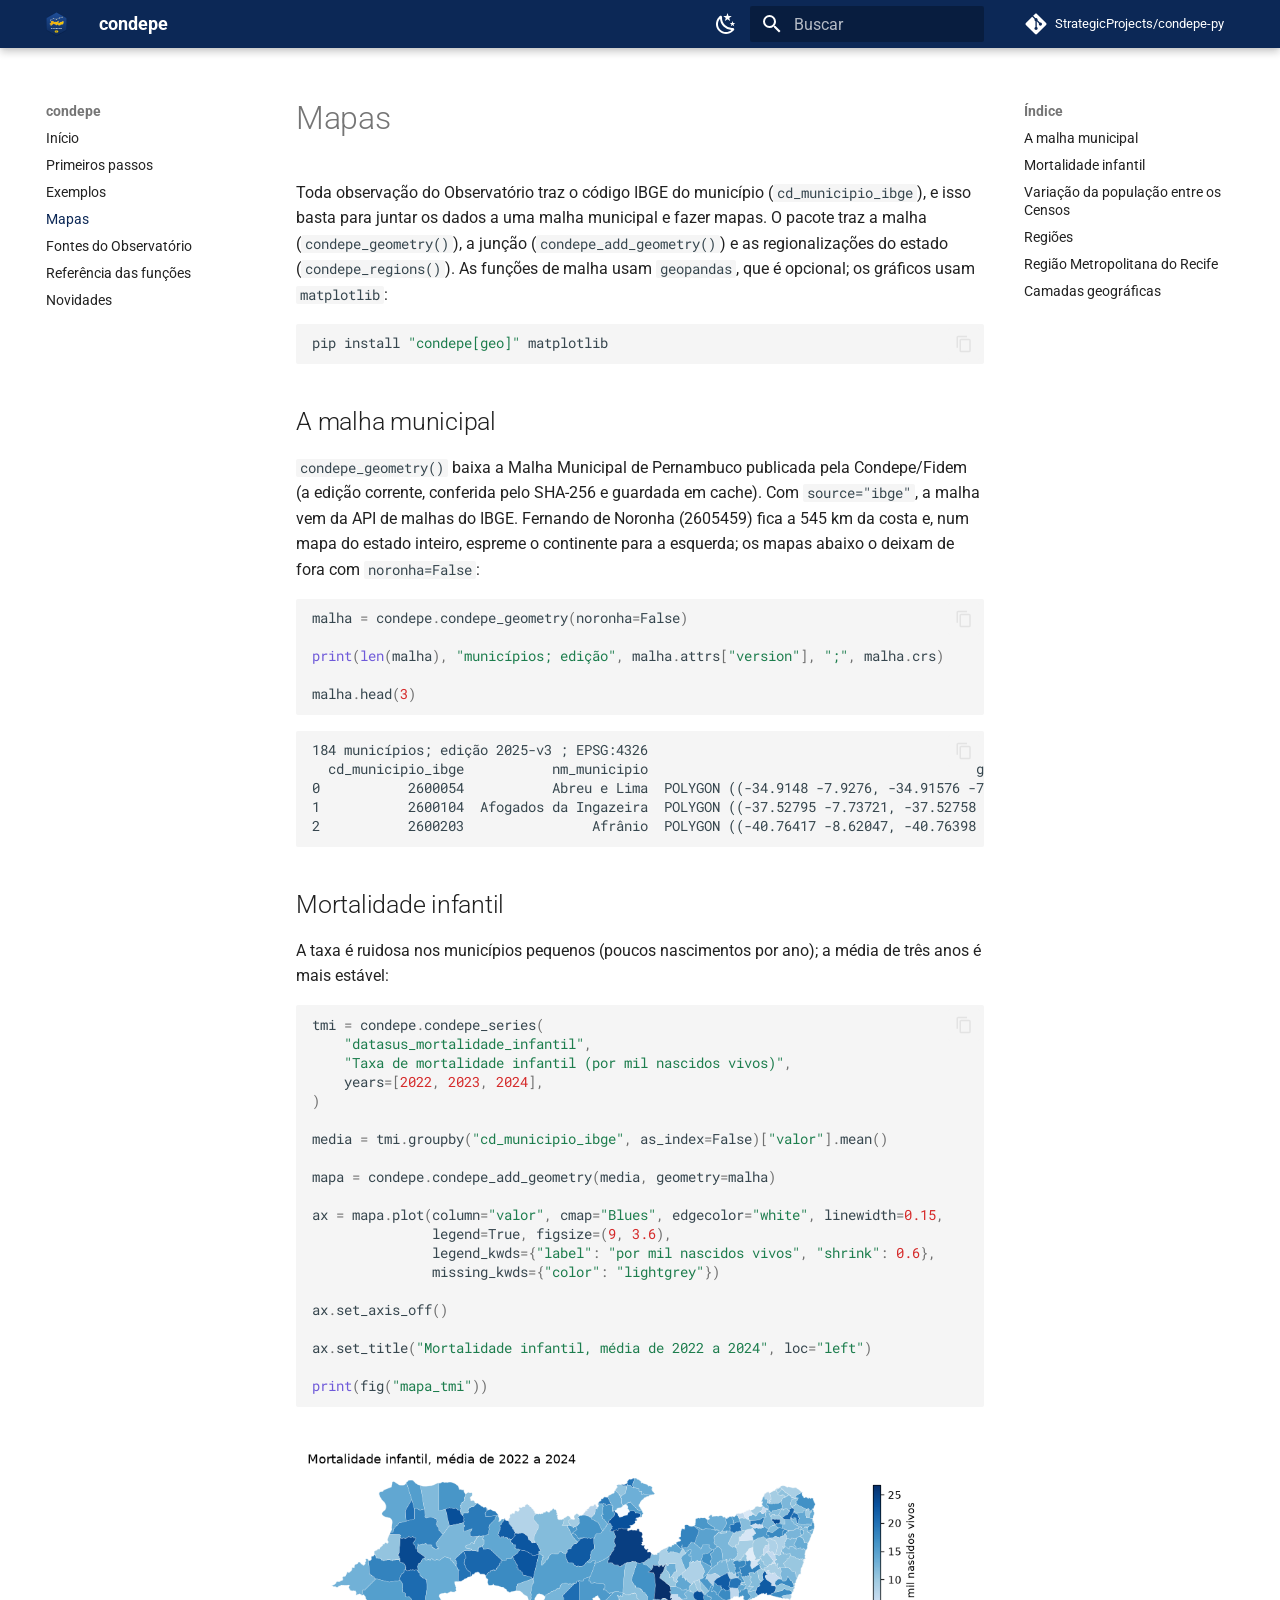
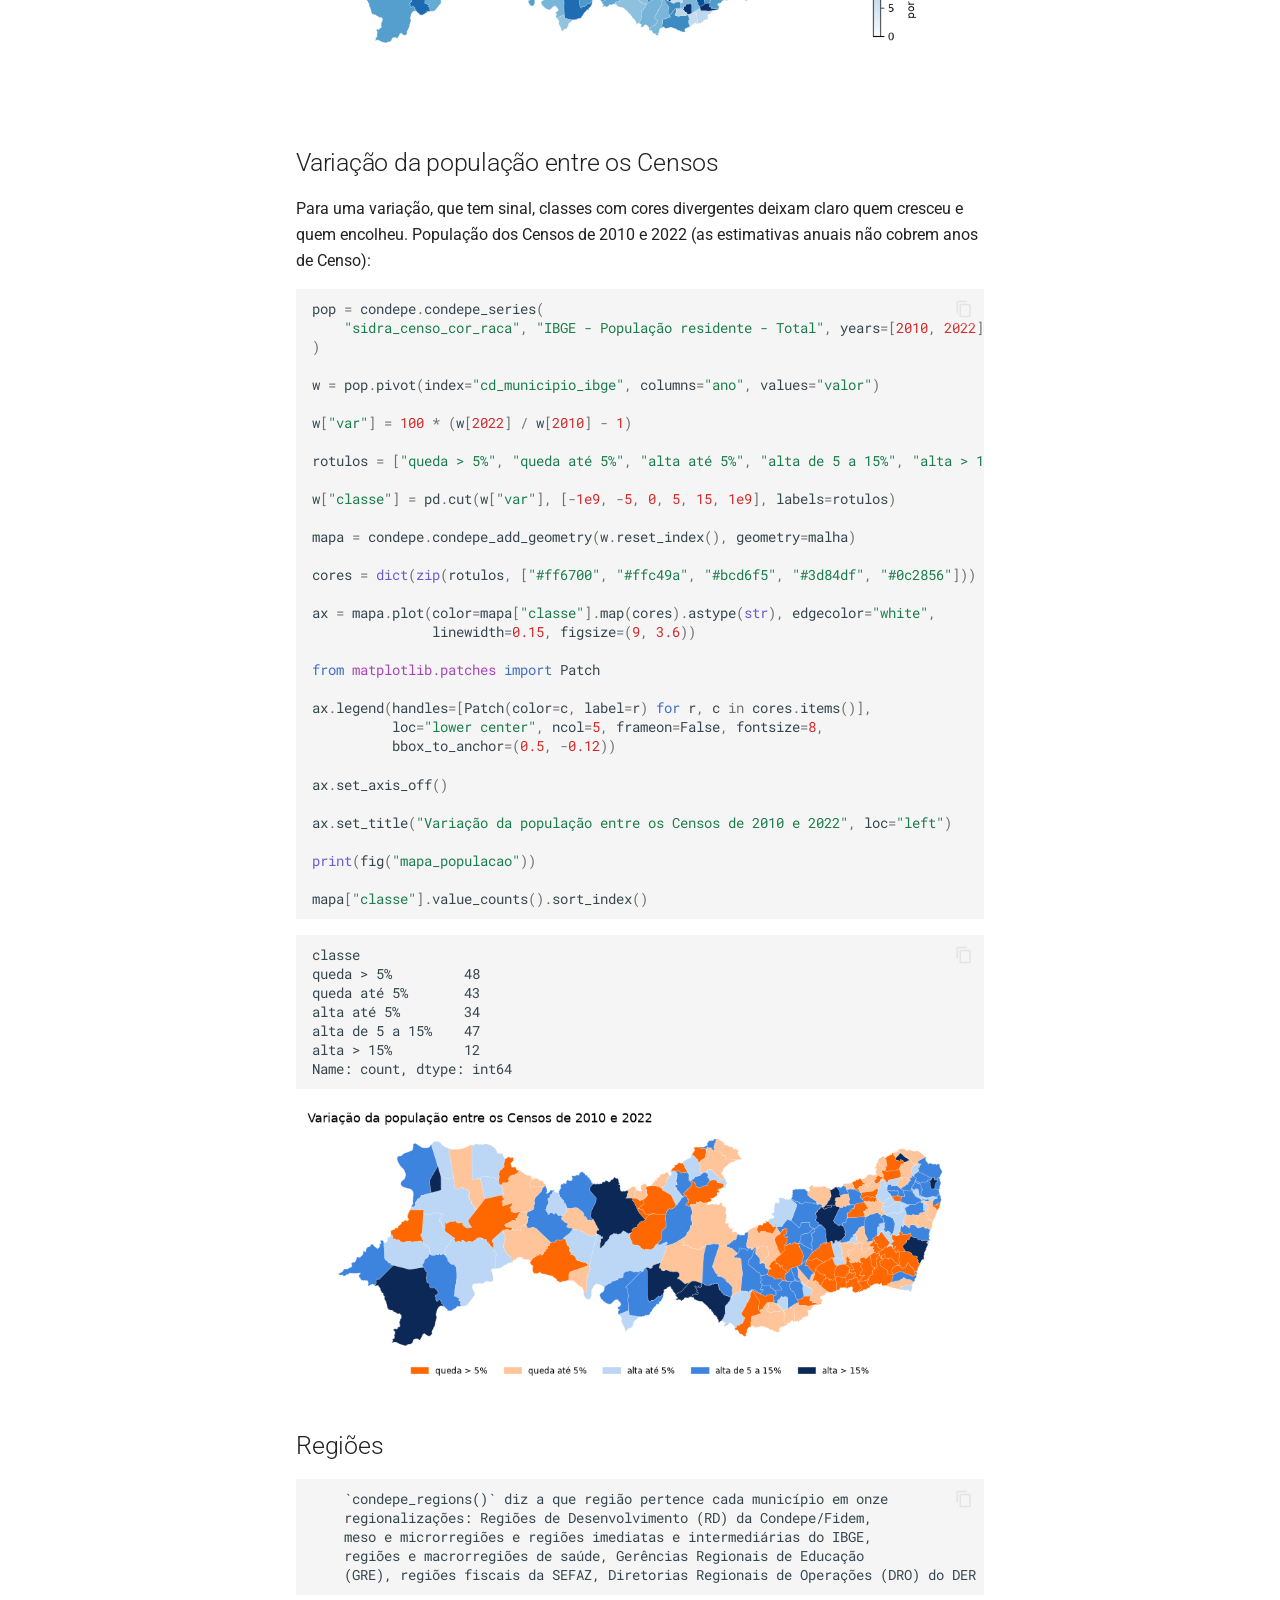
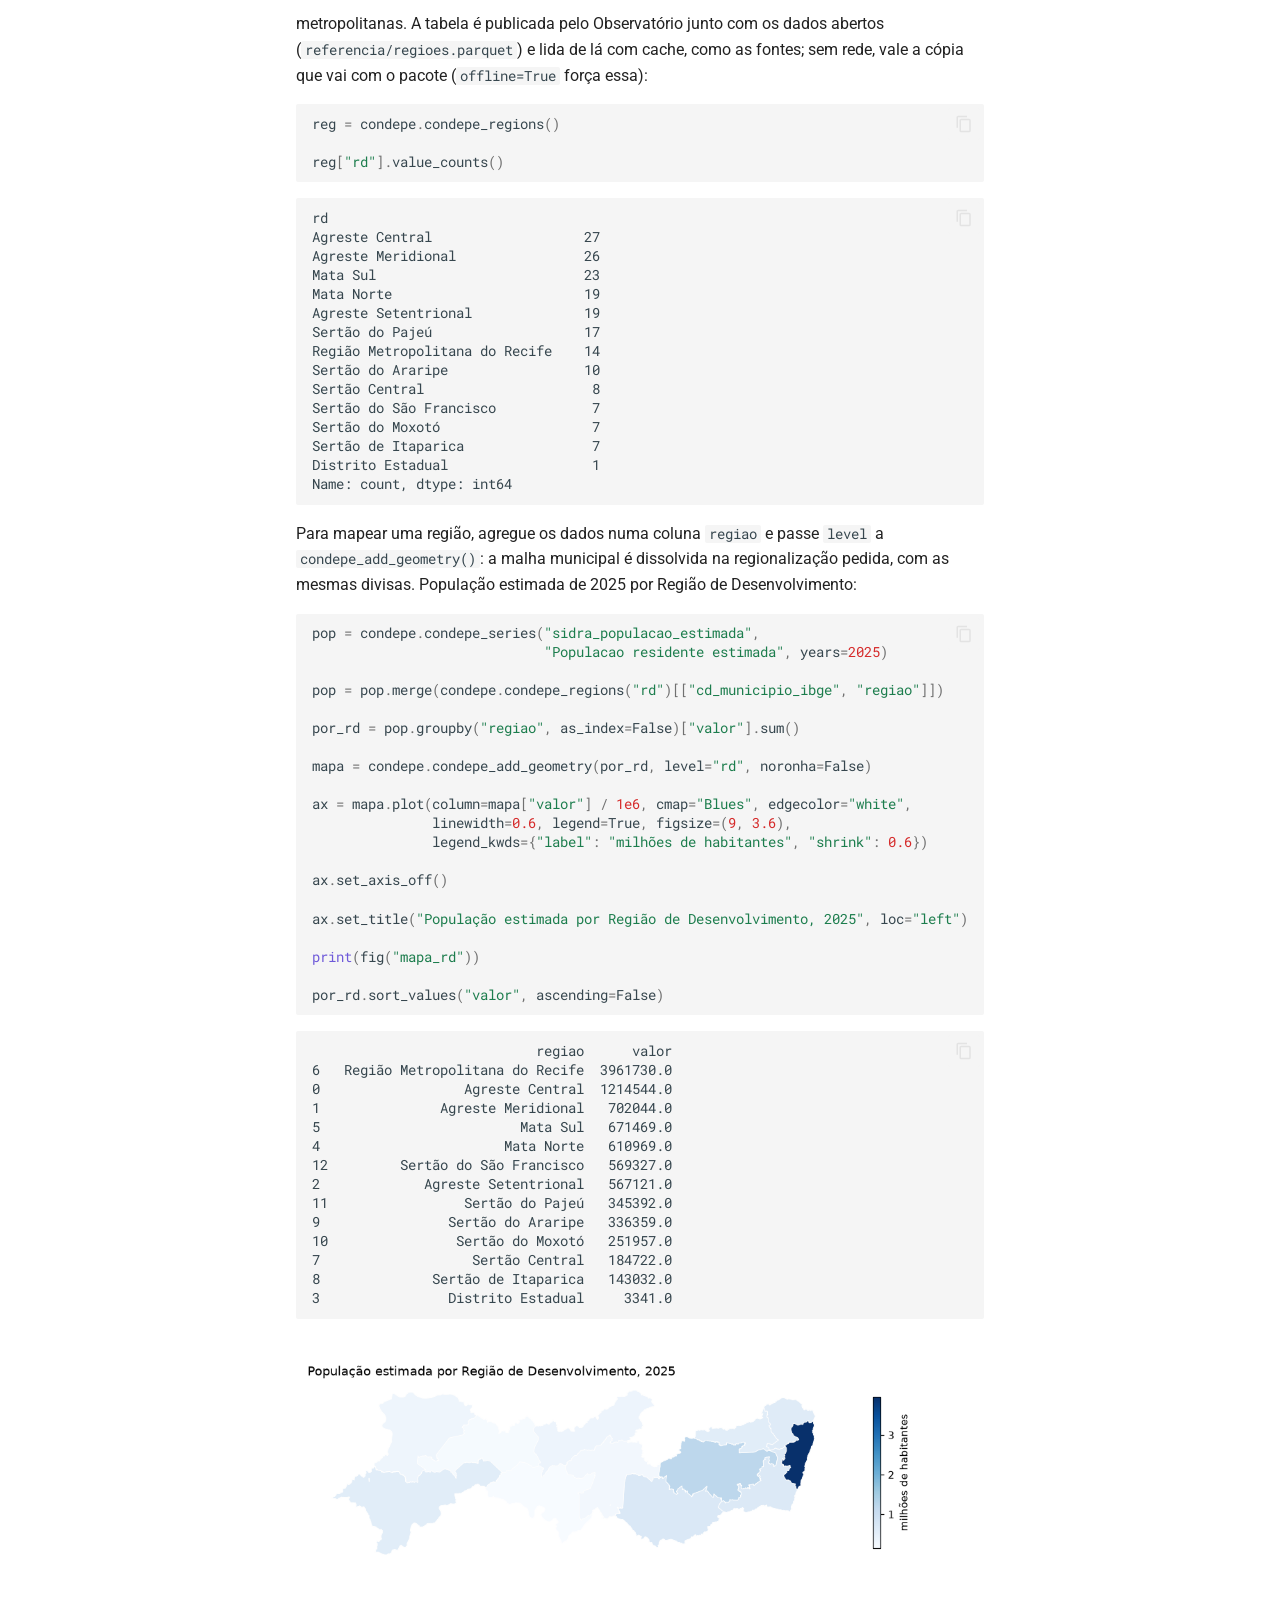
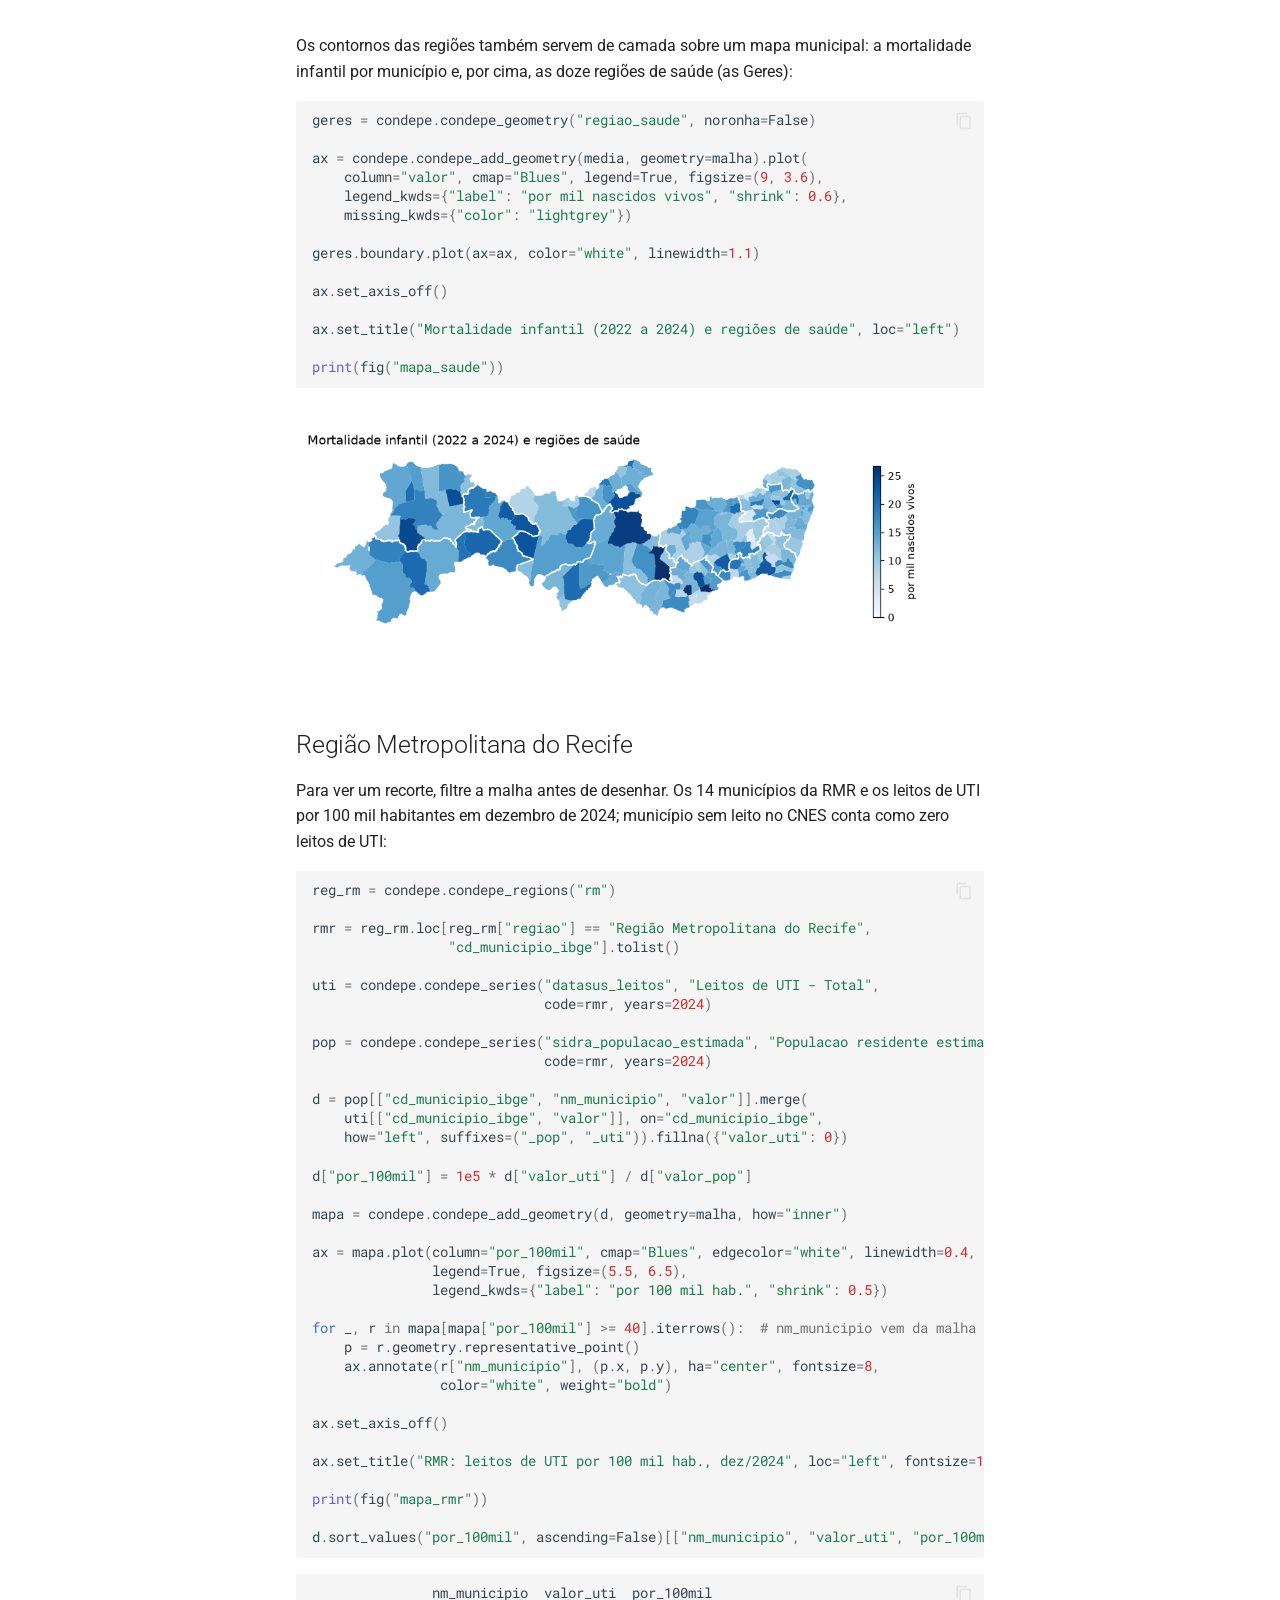
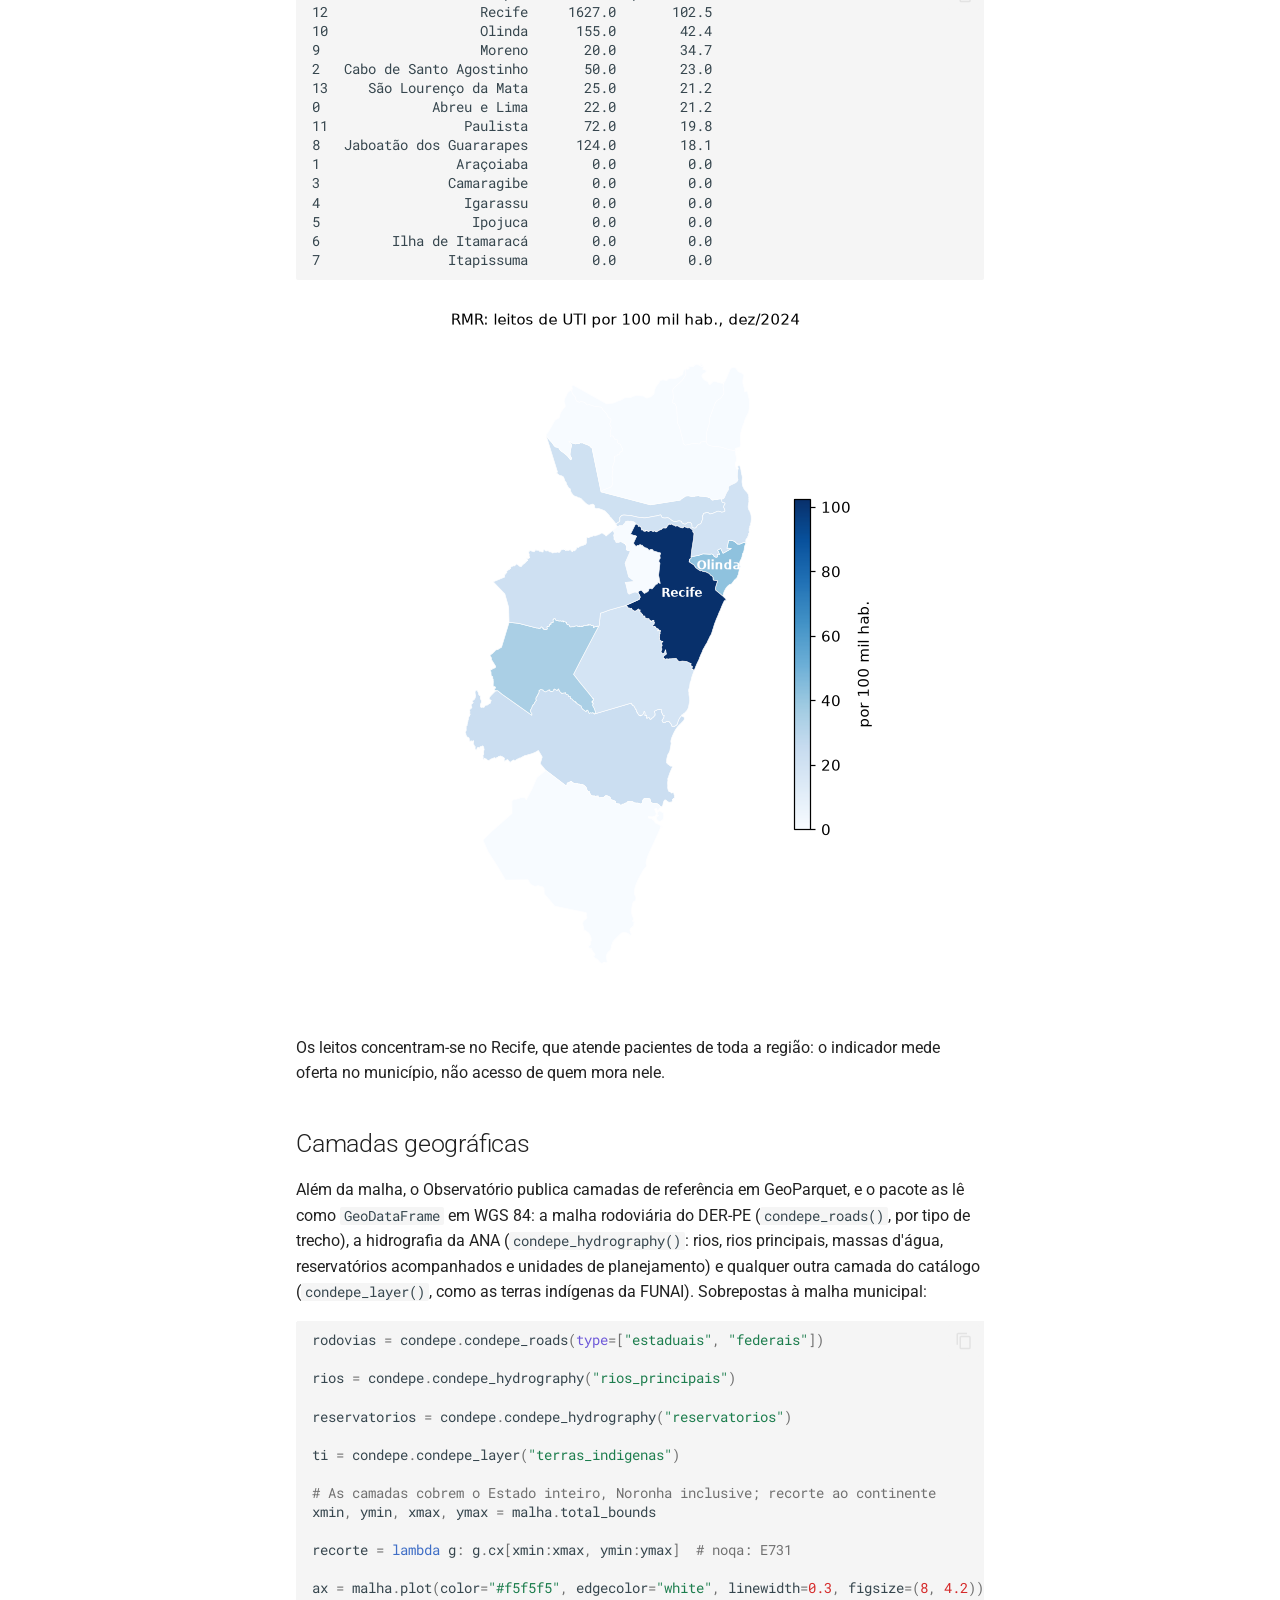
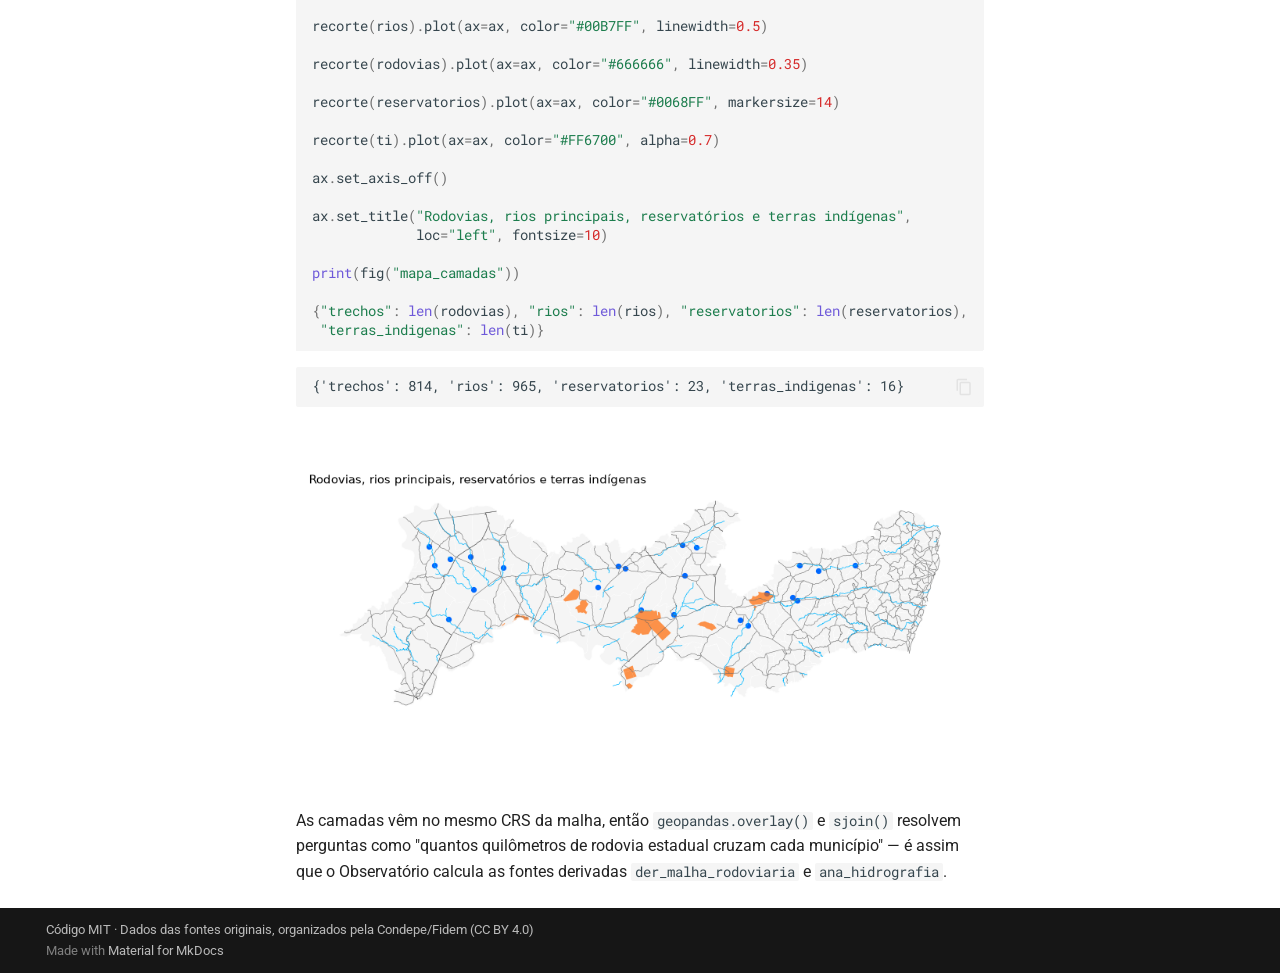
<file: mapas/index.html>
<!doctype html>
<html lang="pt" class="no-js">
  <head>
    
      <meta charset="utf-8">
      <meta name="viewport" content="width=device-width,initial-scale=1">
      
        <meta name="description" content="Dados abertos do Observatório de Pernambuco (Condepe/Fidem) no Python">
      
      
      
        <link rel="canonical" href="https://strategicprojects.github.io/condepe-py/mapas/">
      
      
        <link rel="prev" href="../exemplos/">
      
      
        <link rel="next" href="../fontes/">
      
      
        
      
      
      <link rel="icon" href="../assets/logo.svg">
      <meta name="generator" content="mkdocs-1.6.1, mkdocs-material-9.8.2">
    
    
      
        <title>Mapas - condepe</title>
      
    
    
      <link rel="stylesheet" href="../assets/stylesheets/main.57a0d79d.min.css">
      
        
        <link rel="stylesheet" href="../assets/stylesheets/palette.fb2fffe2.min.css">
      
      


    
    
      
    
    
      
        
        
        <link rel="preconnect" href="https://fonts.gstatic.com" crossorigin>
        <link rel="stylesheet" href="https://fonts.googleapis.com/css?family=Roboto:300,300i,400,400i,700,700i%7CRoboto+Mono:400,400i,700,700i&display=fallback">
        <style>:root{--md-text-font:"Roboto";--md-code-font:"Roboto Mono"}</style>
      
    
    
      <link rel="stylesheet" href="../assets/_mkdocstrings.css">
    
      <link rel="stylesheet" href="../assets/extra.css">
    
    <script>__md_scope=new URL("..",location),__md_hash=e=>[...e].reduce(((e,_)=>(e<<5)-e+_.charCodeAt(0)),0),__md_get=(e,_=localStorage,t=__md_scope)=>JSON.parse(_.getItem(t.pathname+"."+e)),__md_set=(e,_,t=localStorage,a=__md_scope)=>{try{t.setItem(a.pathname+"."+e,JSON.stringify(_))}catch(e){}}</script>
    
      

    
    
  </head>
  
  
    
    
      
    
    
    
    
    <body dir="ltr" data-md-color-scheme="default" data-md-color-primary="custom" data-md-color-accent="custom">
  
    
    <input class="md-toggle" data-md-toggle="drawer" type="checkbox" id="__drawer" autocomplete="off">
    <input class="md-toggle" data-md-toggle="search" type="checkbox" id="__search" autocomplete="off">
    <label class="md-overlay" for="__drawer"></label>
    <div data-md-component="skip">
      
        
        <a href="#mapas" class="md-skip">
          Pular para conteúdo
        </a>
      
    </div>
    <div data-md-component="announce">
      
    </div>
    
    
      

  

<header class="md-header md-header--shadow" data-md-component="header">
  <nav class="md-header__inner md-grid" aria-label="Cabeçalho">
    <a href=".." title="condepe" class="md-header__button md-logo" aria-label="condepe" data-md-component="logo">
      
  <img src="../assets/logo.svg" alt="logo">

    </a>
    <label class="md-header__button md-icon" for="__drawer">
      
      <svg xmlns="http://www.w3.org/2000/svg" viewBox="0 0 24 24"><path d="M3 6h18v2H3zm0 5h18v2H3zm0 5h18v2H3z"/></svg>
    </label>
    <div class="md-header__title" data-md-component="header-title">
      <div class="md-header__ellipsis">
        <div class="md-header__topic">
          <span class="md-ellipsis">
            condepe
          </span>
        </div>
        <div class="md-header__topic" data-md-component="header-topic">
          <span class="md-ellipsis">
            
              Mapas
            
          </span>
        </div>
      </div>
    </div>
    
      
        <form class="md-header__option" data-md-component="palette">
  
    
    
    
    <input class="md-option" data-md-color-media="" data-md-color-scheme="default" data-md-color-primary="custom" data-md-color-accent="custom"  aria-label="Modo escuro"  type="radio" name="__palette" id="__palette_0">
    
      <label class="md-header__button md-icon" title="Modo escuro" for="__palette_1" hidden>
        <svg xmlns="http://www.w3.org/2000/svg" viewBox="0 0 24 24"><path d="m17.75 4.09-2.53 1.94.91 3.06-2.63-1.81-2.63 1.81.91-3.06-2.53-1.94L12.44 4l1.06-3 1.06 3zm3.5 6.91-1.64 1.25.59 1.98-1.7-1.17-1.7 1.17.59-1.98L15.75 11l2.06-.05L18.5 9l.69 1.95zm-2.28 4.95c.83-.08 1.72 1.1 1.19 1.85-.32.45-.66.87-1.08 1.27C15.17 23 8.84 23 4.94 19.07c-3.91-3.9-3.91-10.24 0-14.14.4-.4.82-.76 1.27-1.08.75-.53 1.93.36 1.85 1.19-.27 2.86.69 5.83 2.89 8.02a9.96 9.96 0 0 0 8.02 2.89m-1.64 2.02a12.08 12.08 0 0 1-7.8-3.47c-2.17-2.19-3.33-5-3.49-7.82-2.81 3.14-2.7 7.96.31 10.98 3.02 3.01 7.84 3.12 10.98.31"/></svg>
      </label>
    
  
    
    
    
    <input class="md-option" data-md-color-media="" data-md-color-scheme="slate" data-md-color-primary="custom" data-md-color-accent="custom"  aria-label="Modo claro"  type="radio" name="__palette" id="__palette_1">
    
      <label class="md-header__button md-icon" title="Modo claro" for="__palette_0" hidden>
        <svg xmlns="http://www.w3.org/2000/svg" viewBox="0 0 24 24"><path d="M12 7a5 5 0 0 1 5 5 5 5 0 0 1-5 5 5 5 0 0 1-5-5 5 5 0 0 1 5-5m0 2a3 3 0 0 0-3 3 3 3 0 0 0 3 3 3 3 0 0 0 3-3 3 3 0 0 0-3-3m0-7 2.39 3.42C13.65 5.15 12.84 5 12 5s-1.65.15-2.39.42zM3.34 7l4.16-.35A7.2 7.2 0 0 0 5.94 8.5c-.44.74-.69 1.5-.83 2.29zm.02 10 1.76-3.77a7.131 7.131 0 0 0 2.38 4.14zM20.65 7l-1.77 3.79a7.02 7.02 0 0 0-2.38-4.15zm-.01 10-4.14.36c.59-.51 1.12-1.14 1.54-1.86.42-.73.69-1.5.83-2.29zM12 22l-2.41-3.44c.74.27 1.55.44 2.41.44.82 0 1.63-.17 2.37-.44z"/></svg>
      </label>
    
  
</form>
      
    
    
      <script>var palette=__md_get("__palette");if(palette&&palette.color){if("(prefers-color-scheme)"===palette.color.media){var media=matchMedia("(prefers-color-scheme: light)"),input=document.querySelector(media.matches?"[data-md-color-media='(prefers-color-scheme: light)']":"[data-md-color-media='(prefers-color-scheme: dark)']");palette.color.media=input.getAttribute("data-md-color-media"),palette.color.scheme=input.getAttribute("data-md-color-scheme"),palette.color.primary=input.getAttribute("data-md-color-primary"),palette.color.accent=input.getAttribute("data-md-color-accent")}for(var[key,value]of Object.entries(palette.color))document.body.setAttribute("data-md-color-"+key,value)}</script>
    
    
    
      
      
        <label class="md-header__button md-icon" for="__search">
          
          <svg xmlns="http://www.w3.org/2000/svg" viewBox="0 0 24 24"><path d="M9.5 3A6.5 6.5 0 0 1 16 9.5c0 1.61-.59 3.09-1.56 4.23l.27.27h.79l5 5-1.5 1.5-5-5v-.79l-.27-.27A6.52 6.52 0 0 1 9.5 16 6.5 6.5 0 0 1 3 9.5 6.5 6.5 0 0 1 9.5 3m0 2C7 5 5 7 5 9.5S7 14 9.5 14 14 12 14 9.5 12 5 9.5 5"/></svg>
        </label>
        <div class="md-search" data-md-component="search" role="dialog">
  <label class="md-search__overlay" for="__search"></label>
  <div class="md-search__inner" role="search">
    <form class="md-search__form" name="search">
      <input type="text" class="md-search__input" name="query" aria-label="Buscar" placeholder="Buscar" autocapitalize="off" autocorrect="off" autocomplete="off" spellcheck="false" data-md-component="search-query" required>
      <label class="md-search__icon md-icon" for="__search">
        
        <svg xmlns="http://www.w3.org/2000/svg" viewBox="0 0 24 24"><path d="M9.5 3A6.5 6.5 0 0 1 16 9.5c0 1.61-.59 3.09-1.56 4.23l.27.27h.79l5 5-1.5 1.5-5-5v-.79l-.27-.27A6.52 6.52 0 0 1 9.5 16 6.5 6.5 0 0 1 3 9.5 6.5 6.5 0 0 1 9.5 3m0 2C7 5 5 7 5 9.5S7 14 9.5 14 14 12 14 9.5 12 5 9.5 5"/></svg>
        
        <svg xmlns="http://www.w3.org/2000/svg" viewBox="0 0 24 24"><path d="M20 11v2H8l5.5 5.5-1.42 1.42L4.16 12l7.92-7.92L13.5 5.5 8 11z"/></svg>
      </label>
      <nav class="md-search__options" aria-label="Pesquisar">
        
        <button type="reset" class="md-search__icon md-icon" title="Limpar" aria-label="Limpar" tabindex="-1">
          
          <svg xmlns="http://www.w3.org/2000/svg" viewBox="0 0 24 24"><path d="M19 6.41 17.59 5 12 10.59 6.41 5 5 6.41 10.59 12 5 17.59 6.41 19 12 13.41 17.59 19 19 17.59 13.41 12z"/></svg>
        </button>
      </nav>
      
    </form>
    <div class="md-search__output">
      <div class="md-search__scrollwrap" tabindex="0" data-md-scrollfix>
        <div class="md-search-result" data-md-component="search-result">
          <div class="md-search-result__meta">
            Inicializando busca
          </div>
          <ol class="md-search-result__list" role="presentation"></ol>
        </div>
      </div>
    </div>
  </div>
</div>
      
    
    
      <div class="md-header__source">
        <a href="https://github.com/StrategicProjects/condepe-py" title="Ir para repositório" class="md-source" data-md-component="source">
  <div class="md-source__icon md-icon">
    
    <svg xmlns="http://www.w3.org/2000/svg" viewBox="0 0 448 512"><!--! Font Awesome Free 7.1.0 by @fontawesome - https://fontawesome.com License - https://fontawesome.com/license/free (Icons: CC BY 4.0, Fonts: SIL OFL 1.1, Code: MIT License) Copyright 2025 Fonticons, Inc.--><path d="M439.6 236.1 244 40.5c-5.4-5.5-12.8-8.5-20.4-8.5s-15 3-20.4 8.4L162.5 81l51.5 51.5c27.1-9.1 52.7 16.8 43.4 43.7l49.7 49.7c34.2-11.8 61.2 31 35.5 56.7-26.5 26.5-70.2-2.9-56-37.3L240.3 199v121.9c25.3 12.5 22.3 41.8 9.1 55-6.4 6.4-15.2 10.1-24.3 10.1s-17.8-3.6-24.3-10.1c-17.6-17.6-11.1-46.9 11.2-56v-123c-20.8-8.5-24.6-30.7-18.6-45L142.6 101 8.5 235.1C3 240.6 0 247.9 0 255.5s3 15 8.5 20.4l195.6 195.7c5.4 5.4 12.7 8.4 20.4 8.4s15-3 20.4-8.4l194.7-194.7c5.4-5.4 8.4-12.8 8.4-20.4s-3-15-8.4-20.4"/></svg>
  </div>
  <div class="md-source__repository">
    StrategicProjects/condepe-py
  </div>
</a>
      </div>
    
  </nav>
  
</header>
    
    <div class="md-container" data-md-component="container">
      
      
        
          
        
      
      <main class="md-main" data-md-component="main">
        <div class="md-main__inner md-grid">
          
            
              
              <div class="md-sidebar md-sidebar--primary" data-md-component="sidebar" data-md-type="navigation" >
                <div class="md-sidebar__scrollwrap">
                  <div class="md-sidebar__inner">
                    



<nav class="md-nav md-nav--primary" aria-label="Navegação" data-md-level="0">
  <label class="md-nav__title" for="__drawer">
    <a href=".." title="condepe" class="md-nav__button md-logo" aria-label="condepe" data-md-component="logo">
      
  <img src="../assets/logo.svg" alt="logo">

    </a>
    condepe
  </label>
  
    <div class="md-nav__source">
      <a href="https://github.com/StrategicProjects/condepe-py" title="Ir para repositório" class="md-source" data-md-component="source">
  <div class="md-source__icon md-icon">
    
    <svg xmlns="http://www.w3.org/2000/svg" viewBox="0 0 448 512"><!--! Font Awesome Free 7.1.0 by @fontawesome - https://fontawesome.com License - https://fontawesome.com/license/free (Icons: CC BY 4.0, Fonts: SIL OFL 1.1, Code: MIT License) Copyright 2025 Fonticons, Inc.--><path d="M439.6 236.1 244 40.5c-5.4-5.5-12.8-8.5-20.4-8.5s-15 3-20.4 8.4L162.5 81l51.5 51.5c27.1-9.1 52.7 16.8 43.4 43.7l49.7 49.7c34.2-11.8 61.2 31 35.5 56.7-26.5 26.5-70.2-2.9-56-37.3L240.3 199v121.9c25.3 12.5 22.3 41.8 9.1 55-6.4 6.4-15.2 10.1-24.3 10.1s-17.8-3.6-24.3-10.1c-17.6-17.6-11.1-46.9 11.2-56v-123c-20.8-8.5-24.6-30.7-18.6-45L142.6 101 8.5 235.1C3 240.6 0 247.9 0 255.5s3 15 8.5 20.4l195.6 195.7c5.4 5.4 12.7 8.4 20.4 8.4s15-3 20.4-8.4l194.7-194.7c5.4-5.4 8.4-12.8 8.4-20.4s-3-15-8.4-20.4"/></svg>
  </div>
  <div class="md-source__repository">
    StrategicProjects/condepe-py
  </div>
</a>
    </div>
  
  <ul class="md-nav__list" data-md-scrollfix>
    
      
      
  
  
  
  
    <li class="md-nav__item">
      <a href=".." class="md-nav__link">
        
  
  
  <span class="md-ellipsis">
    
  
    Início
  

    
  </span>
  
  

      </a>
    </li>
  

    
      
      
  
  
  
  
    <li class="md-nav__item">
      <a href="../primeiros-passos/" class="md-nav__link">
        
  
  
  <span class="md-ellipsis">
    
  
    Primeiros passos
  

    
  </span>
  
  

      </a>
    </li>
  

    
      
      
  
  
  
  
    <li class="md-nav__item">
      <a href="../exemplos/" class="md-nav__link">
        
  
  
  <span class="md-ellipsis">
    
  
    Exemplos
  

    
  </span>
  
  

      </a>
    </li>
  

    
      
      
  
  
    
  
  
  
    <li class="md-nav__item md-nav__item--active">
      
      <input class="md-nav__toggle md-toggle" type="checkbox" id="__toc">
      
      
        
      
      
        <label class="md-nav__link md-nav__link--active" for="__toc">
          
  
  
  <span class="md-ellipsis">
    
  
    Mapas
  

    
  </span>
  
  

          <span class="md-nav__icon md-icon"></span>
        </label>
      
      <a href="./" class="md-nav__link md-nav__link--active">
        
  
  
  <span class="md-ellipsis">
    
  
    Mapas
  

    
  </span>
  
  

      </a>
      
        

<nav class="md-nav md-nav--secondary" aria-label="Índice">
  
  
  
    
  
  
    <label class="md-nav__title" for="__toc">
      <span class="md-nav__icon md-icon"></span>
      Índice
    </label>
    <ul class="md-nav__list" data-md-component="toc" data-md-scrollfix>
      
        <li class="md-nav__item">
  <a href="#a-malha-municipal" class="md-nav__link">
    <span class="md-ellipsis">
      
        A malha municipal
      
    </span>
  </a>
  
</li>
      
        <li class="md-nav__item">
  <a href="#mortalidade-infantil" class="md-nav__link">
    <span class="md-ellipsis">
      
        Mortalidade infantil
      
    </span>
  </a>
  
</li>
      
        <li class="md-nav__item">
  <a href="#variacao-da-populacao-entre-os-censos" class="md-nav__link">
    <span class="md-ellipsis">
      
        Variação da população entre os Censos
      
    </span>
  </a>
  
</li>
      
        <li class="md-nav__item">
  <a href="#regioes" class="md-nav__link">
    <span class="md-ellipsis">
      
        Regiões
      
    </span>
  </a>
  
</li>
      
        <li class="md-nav__item">
  <a href="#regiao-metropolitana-do-recife" class="md-nav__link">
    <span class="md-ellipsis">
      
        Região Metropolitana do Recife
      
    </span>
  </a>
  
</li>
      
        <li class="md-nav__item">
  <a href="#camadas-geograficas" class="md-nav__link">
    <span class="md-ellipsis">
      
        Camadas geográficas
      
    </span>
  </a>
  
</li>
      
    </ul>
  
</nav>
      
    </li>
  

    
      
      
  
  
  
  
    <li class="md-nav__item">
      <a href="../fontes/" class="md-nav__link">
        
  
  
  <span class="md-ellipsis">
    
  
    Fontes do Observatório
  

    
  </span>
  
  

      </a>
    </li>
  

    
      
      
  
  
  
  
    <li class="md-nav__item">
      <a href="../api/" class="md-nav__link">
        
  
  
  <span class="md-ellipsis">
    
  
    Referência das funções
  

    
  </span>
  
  

      </a>
    </li>
  

    
      
      
  
  
  
  
    <li class="md-nav__item">
      <a href="../news/" class="md-nav__link">
        
  
  
  <span class="md-ellipsis">
    
  
    Novidades
  

    
  </span>
  
  

      </a>
    </li>
  

    
  </ul>
</nav>
                  </div>
                </div>
              </div>
            
            
              
              <div class="md-sidebar md-sidebar--secondary" data-md-component="sidebar" data-md-type="toc" >
                <div class="md-sidebar__scrollwrap">
                  <div class="md-sidebar__inner">
                    

<nav class="md-nav md-nav--secondary" aria-label="Índice">
  
  
  
    
  
  
    <label class="md-nav__title" for="__toc">
      <span class="md-nav__icon md-icon"></span>
      Índice
    </label>
    <ul class="md-nav__list" data-md-component="toc" data-md-scrollfix>
      
        <li class="md-nav__item">
  <a href="#a-malha-municipal" class="md-nav__link">
    <span class="md-ellipsis">
      
        A malha municipal
      
    </span>
  </a>
  
</li>
      
        <li class="md-nav__item">
  <a href="#mortalidade-infantil" class="md-nav__link">
    <span class="md-ellipsis">
      
        Mortalidade infantil
      
    </span>
  </a>
  
</li>
      
        <li class="md-nav__item">
  <a href="#variacao-da-populacao-entre-os-censos" class="md-nav__link">
    <span class="md-ellipsis">
      
        Variação da população entre os Censos
      
    </span>
  </a>
  
</li>
      
        <li class="md-nav__item">
  <a href="#regioes" class="md-nav__link">
    <span class="md-ellipsis">
      
        Regiões
      
    </span>
  </a>
  
</li>
      
        <li class="md-nav__item">
  <a href="#regiao-metropolitana-do-recife" class="md-nav__link">
    <span class="md-ellipsis">
      
        Região Metropolitana do Recife
      
    </span>
  </a>
  
</li>
      
        <li class="md-nav__item">
  <a href="#camadas-geograficas" class="md-nav__link">
    <span class="md-ellipsis">
      
        Camadas geográficas
      
    </span>
  </a>
  
</li>
      
    </ul>
  
</nav>
                  </div>
                </div>
              </div>
            
          
          
            <div class="md-content" data-md-component="content">
              
              <article class="md-content__inner md-typeset">
                
                  


  
  


<h1 id="mapas">Mapas<a class="headerlink" href="#mapas" title="Permanent link">&para;</a></h1>
<p>Toda observação do Observatório traz o código IBGE do município
(<code>cd_municipio_ibge</code>), e isso basta para juntar os dados a uma malha
municipal e fazer mapas. O pacote traz a malha (<code>condepe_geometry()</code>),
a junção (<code>condepe_add_geometry()</code>) e as regionalizações do estado
(<code>condepe_regions()</code>). As funções de malha usam <code>geopandas</code>, que é
opcional; os gráficos usam <code>matplotlib</code>:</p>
<div class="highlight"><pre><span></span><code>pip<span class="w"> </span>install<span class="w"> </span><span class="s2">"condepe[geo]"</span><span class="w"> </span>matplotlib
</code></pre></div>
<h2 id="a-malha-municipal">A malha municipal<a class="headerlink" href="#a-malha-municipal" title="Permanent link">&para;</a></h2>
<p><code>condepe_geometry()</code> baixa a Malha Municipal de Pernambuco publicada
pela Condepe/Fidem (a edição corrente, conferida pelo SHA-256 e
guardada em cache). Com <code>source="ibge"</code>, a malha vem da API de malhas
do IBGE. Fernando de Noronha (2605459) fica a 545 km da costa e, num
mapa do estado inteiro, espreme o continente para a esquerda; os mapas
abaixo o deixam de fora com <code>noronha=False</code>:</p>
<div class="highlight"><pre><span></span><code><span class="n">malha</span> <span class="o">=</span> <span class="n">condepe</span><span class="o">.</span><span class="n">condepe_geometry</span><span class="p">(</span><span class="n">noronha</span><span class="o">=</span><span class="kc">False</span><span class="p">)</span>

<span class="nb">print</span><span class="p">(</span><span class="nb">len</span><span class="p">(</span><span class="n">malha</span><span class="p">),</span> <span class="s2">"municípios; edição"</span><span class="p">,</span> <span class="n">malha</span><span class="o">.</span><span class="n">attrs</span><span class="p">[</span><span class="s2">"version"</span><span class="p">],</span> <span class="s2">";"</span><span class="p">,</span> <span class="n">malha</span><span class="o">.</span><span class="n">crs</span><span class="p">)</span>

<span class="n">malha</span><span class="o">.</span><span class="n">head</span><span class="p">(</span><span class="mi">3</span><span class="p">)</span>
</code></pre></div>
<div class="highlight"><pre><span></span><code>184 municípios; edição 2025-v3 ; EPSG:4326
  cd_municipio_ibge           nm_municipio                                         geometry
0           2600054           Abreu e Lima  POLYGON ((-34.9148 -7.9276, -34.91576 -7.927...
1           2600104  Afogados da Ingazeira  POLYGON ((-37.52795 -7.73721, -37.52758 -7.7...
2           2600203                Afrânio  POLYGON ((-40.76417 -8.62047, -40.76398 -8.6...
</code></pre></div>
<h2 id="mortalidade-infantil">Mortalidade infantil<a class="headerlink" href="#mortalidade-infantil" title="Permanent link">&para;</a></h2>
<p>A taxa é ruidosa nos municípios pequenos (poucos nascimentos por ano);
a média de três anos é mais estável:</p>
<div class="highlight"><pre><span></span><code><span class="n">tmi</span> <span class="o">=</span> <span class="n">condepe</span><span class="o">.</span><span class="n">condepe_series</span><span class="p">(</span>
    <span class="s2">"datasus_mortalidade_infantil"</span><span class="p">,</span>
    <span class="s2">"Taxa de mortalidade infantil (por mil nascidos vivos)"</span><span class="p">,</span>
    <span class="n">years</span><span class="o">=</span><span class="p">[</span><span class="mi">2022</span><span class="p">,</span> <span class="mi">2023</span><span class="p">,</span> <span class="mi">2024</span><span class="p">],</span>
<span class="p">)</span>

<span class="n">media</span> <span class="o">=</span> <span class="n">tmi</span><span class="o">.</span><span class="n">groupby</span><span class="p">(</span><span class="s2">"cd_municipio_ibge"</span><span class="p">,</span> <span class="n">as_index</span><span class="o">=</span><span class="kc">False</span><span class="p">)[</span><span class="s2">"valor"</span><span class="p">]</span><span class="o">.</span><span class="n">mean</span><span class="p">()</span>

<span class="n">mapa</span> <span class="o">=</span> <span class="n">condepe</span><span class="o">.</span><span class="n">condepe_add_geometry</span><span class="p">(</span><span class="n">media</span><span class="p">,</span> <span class="n">geometry</span><span class="o">=</span><span class="n">malha</span><span class="p">)</span>

<span class="n">ax</span> <span class="o">=</span> <span class="n">mapa</span><span class="o">.</span><span class="n">plot</span><span class="p">(</span><span class="n">column</span><span class="o">=</span><span class="s2">"valor"</span><span class="p">,</span> <span class="n">cmap</span><span class="o">=</span><span class="s2">"Blues"</span><span class="p">,</span> <span class="n">edgecolor</span><span class="o">=</span><span class="s2">"white"</span><span class="p">,</span> <span class="n">linewidth</span><span class="o">=</span><span class="mf">0.15</span><span class="p">,</span>
               <span class="n">legend</span><span class="o">=</span><span class="kc">True</span><span class="p">,</span> <span class="n">figsize</span><span class="o">=</span><span class="p">(</span><span class="mi">9</span><span class="p">,</span> <span class="mf">3.6</span><span class="p">),</span>
               <span class="n">legend_kwds</span><span class="o">=</span><span class="p">{</span><span class="s2">"label"</span><span class="p">:</span> <span class="s2">"por mil nascidos vivos"</span><span class="p">,</span> <span class="s2">"shrink"</span><span class="p">:</span> <span class="mf">0.6</span><span class="p">},</span>
               <span class="n">missing_kwds</span><span class="o">=</span><span class="p">{</span><span class="s2">"color"</span><span class="p">:</span> <span class="s2">"lightgrey"</span><span class="p">})</span>

<span class="n">ax</span><span class="o">.</span><span class="n">set_axis_off</span><span class="p">()</span>

<span class="n">ax</span><span class="o">.</span><span class="n">set_title</span><span class="p">(</span><span class="s2">"Mortalidade infantil, média de 2022 a 2024"</span><span class="p">,</span> <span class="n">loc</span><span class="o">=</span><span class="s2">"left"</span><span class="p">)</span>

<span class="nb">print</span><span class="p">(</span><span class="n">fig</span><span class="p">(</span><span class="s2">"mapa_tmi"</span><span class="p">))</span>
</code></pre></div>
<p><img alt="mapa_tmi" src="../assets/mapa_tmi.png" /></p>
<h2 id="variacao-da-populacao-entre-os-censos">Variação da população entre os Censos<a class="headerlink" href="#variacao-da-populacao-entre-os-censos" title="Permanent link">&para;</a></h2>
<p>Para uma variação, que tem sinal, classes com cores divergentes deixam
claro quem cresceu e quem encolheu. População dos Censos de 2010 e
2022 (as estimativas anuais não cobrem anos de Censo):</p>
<div class="highlight"><pre><span></span><code><span class="n">pop</span> <span class="o">=</span> <span class="n">condepe</span><span class="o">.</span><span class="n">condepe_series</span><span class="p">(</span>
    <span class="s2">"sidra_censo_cor_raca"</span><span class="p">,</span> <span class="s2">"IBGE - População residente - Total"</span><span class="p">,</span> <span class="n">years</span><span class="o">=</span><span class="p">[</span><span class="mi">2010</span><span class="p">,</span> <span class="mi">2022</span><span class="p">]</span>
<span class="p">)</span>

<span class="n">w</span> <span class="o">=</span> <span class="n">pop</span><span class="o">.</span><span class="n">pivot</span><span class="p">(</span><span class="n">index</span><span class="o">=</span><span class="s2">"cd_municipio_ibge"</span><span class="p">,</span> <span class="n">columns</span><span class="o">=</span><span class="s2">"ano"</span><span class="p">,</span> <span class="n">values</span><span class="o">=</span><span class="s2">"valor"</span><span class="p">)</span>

<span class="n">w</span><span class="p">[</span><span class="s2">"var"</span><span class="p">]</span> <span class="o">=</span> <span class="mi">100</span> <span class="o">*</span> <span class="p">(</span><span class="n">w</span><span class="p">[</span><span class="mi">2022</span><span class="p">]</span> <span class="o">/</span> <span class="n">w</span><span class="p">[</span><span class="mi">2010</span><span class="p">]</span> <span class="o">-</span> <span class="mi">1</span><span class="p">)</span>

<span class="n">rotulos</span> <span class="o">=</span> <span class="p">[</span><span class="s2">"queda &gt; 5%"</span><span class="p">,</span> <span class="s2">"queda até 5%"</span><span class="p">,</span> <span class="s2">"alta até 5%"</span><span class="p">,</span> <span class="s2">"alta de 5 a 15%"</span><span class="p">,</span> <span class="s2">"alta &gt; 15%"</span><span class="p">]</span>

<span class="n">w</span><span class="p">[</span><span class="s2">"classe"</span><span class="p">]</span> <span class="o">=</span> <span class="n">pd</span><span class="o">.</span><span class="n">cut</span><span class="p">(</span><span class="n">w</span><span class="p">[</span><span class="s2">"var"</span><span class="p">],</span> <span class="p">[</span><span class="o">-</span><span class="mf">1e9</span><span class="p">,</span> <span class="o">-</span><span class="mi">5</span><span class="p">,</span> <span class="mi">0</span><span class="p">,</span> <span class="mi">5</span><span class="p">,</span> <span class="mi">15</span><span class="p">,</span> <span class="mf">1e9</span><span class="p">],</span> <span class="n">labels</span><span class="o">=</span><span class="n">rotulos</span><span class="p">)</span>

<span class="n">mapa</span> <span class="o">=</span> <span class="n">condepe</span><span class="o">.</span><span class="n">condepe_add_geometry</span><span class="p">(</span><span class="n">w</span><span class="o">.</span><span class="n">reset_index</span><span class="p">(),</span> <span class="n">geometry</span><span class="o">=</span><span class="n">malha</span><span class="p">)</span>

<span class="n">cores</span> <span class="o">=</span> <span class="nb">dict</span><span class="p">(</span><span class="nb">zip</span><span class="p">(</span><span class="n">rotulos</span><span class="p">,</span> <span class="p">[</span><span class="s2">"#ff6700"</span><span class="p">,</span> <span class="s2">"#ffc49a"</span><span class="p">,</span> <span class="s2">"#bcd6f5"</span><span class="p">,</span> <span class="s2">"#3d84df"</span><span class="p">,</span> <span class="s2">"#0c2856"</span><span class="p">]))</span>

<span class="n">ax</span> <span class="o">=</span> <span class="n">mapa</span><span class="o">.</span><span class="n">plot</span><span class="p">(</span><span class="n">color</span><span class="o">=</span><span class="n">mapa</span><span class="p">[</span><span class="s2">"classe"</span><span class="p">]</span><span class="o">.</span><span class="n">map</span><span class="p">(</span><span class="n">cores</span><span class="p">)</span><span class="o">.</span><span class="n">astype</span><span class="p">(</span><span class="nb">str</span><span class="p">),</span> <span class="n">edgecolor</span><span class="o">=</span><span class="s2">"white"</span><span class="p">,</span>
               <span class="n">linewidth</span><span class="o">=</span><span class="mf">0.15</span><span class="p">,</span> <span class="n">figsize</span><span class="o">=</span><span class="p">(</span><span class="mi">9</span><span class="p">,</span> <span class="mf">3.6</span><span class="p">))</span>

<span class="kn">from</span><span class="w"> </span><span class="nn">matplotlib.patches</span><span class="w"> </span><span class="kn">import</span> <span class="n">Patch</span>

<span class="n">ax</span><span class="o">.</span><span class="n">legend</span><span class="p">(</span><span class="n">handles</span><span class="o">=</span><span class="p">[</span><span class="n">Patch</span><span class="p">(</span><span class="n">color</span><span class="o">=</span><span class="n">c</span><span class="p">,</span> <span class="n">label</span><span class="o">=</span><span class="n">r</span><span class="p">)</span> <span class="k">for</span> <span class="n">r</span><span class="p">,</span> <span class="n">c</span> <span class="ow">in</span> <span class="n">cores</span><span class="o">.</span><span class="n">items</span><span class="p">()],</span>
          <span class="n">loc</span><span class="o">=</span><span class="s2">"lower center"</span><span class="p">,</span> <span class="n">ncol</span><span class="o">=</span><span class="mi">5</span><span class="p">,</span> <span class="n">frameon</span><span class="o">=</span><span class="kc">False</span><span class="p">,</span> <span class="n">fontsize</span><span class="o">=</span><span class="mi">8</span><span class="p">,</span>
          <span class="n">bbox_to_anchor</span><span class="o">=</span><span class="p">(</span><span class="mf">0.5</span><span class="p">,</span> <span class="o">-</span><span class="mf">0.12</span><span class="p">))</span>

<span class="n">ax</span><span class="o">.</span><span class="n">set_axis_off</span><span class="p">()</span>

<span class="n">ax</span><span class="o">.</span><span class="n">set_title</span><span class="p">(</span><span class="s2">"Variação da população entre os Censos de 2010 e 2022"</span><span class="p">,</span> <span class="n">loc</span><span class="o">=</span><span class="s2">"left"</span><span class="p">)</span>

<span class="nb">print</span><span class="p">(</span><span class="n">fig</span><span class="p">(</span><span class="s2">"mapa_populacao"</span><span class="p">))</span>

<span class="n">mapa</span><span class="p">[</span><span class="s2">"classe"</span><span class="p">]</span><span class="o">.</span><span class="n">value_counts</span><span class="p">()</span><span class="o">.</span><span class="n">sort_index</span><span class="p">()</span>
</code></pre></div>
<div class="highlight"><pre><span></span><code>classe
queda &gt; 5%         48
queda até 5%       43
alta até 5%        34
alta de 5 a 15%    47
alta &gt; 15%         12
Name: count, dtype: int64
</code></pre></div>
<p><img alt="mapa_populacao" src="../assets/mapa_populacao.png" /></p>
<h2 id="regioes">Regiões<a class="headerlink" href="#regioes" title="Permanent link">&para;</a></h2>
<div class="highlight"><pre><span></span><code>    `condepe_regions()` diz a que região pertence cada município em onze
    regionalizações: Regiões de Desenvolvimento (RD) da Condepe/Fidem,
    meso e microrregiões e regiões imediatas e intermediárias do IBGE,
    regiões e macrorregiões de saúde, Gerências Regionais de Educação
    (GRE), regiões fiscais da SEFAZ, Diretorias Regionais de Operações (DRO) do DER e regiões
</code></pre></div>
<p>metropolitanas. A tabela é
        publicada pelo Observatório junto com os dados abertos
        (<code>referencia/regioes.parquet</code>) e lida de lá com cache, como as fontes;
        sem rede, vale a cópia que vai com o pacote (<code>offline=True</code> força essa):</p>
<div class="highlight"><pre><span></span><code><span class="n">reg</span> <span class="o">=</span> <span class="n">condepe</span><span class="o">.</span><span class="n">condepe_regions</span><span class="p">()</span>

<span class="n">reg</span><span class="p">[</span><span class="s2">"rd"</span><span class="p">]</span><span class="o">.</span><span class="n">value_counts</span><span class="p">()</span>
</code></pre></div>
<div class="highlight"><pre><span></span><code>rd
Agreste Central                   27
Agreste Meridional                26
Mata Sul                          23
Mata Norte                        19
Agreste Setentrional              19
Sertão do Pajeú                   17
Região Metropolitana do Recife    14
Sertão do Araripe                 10
Sertão Central                     8
Sertão do São Francisco            7
Sertão do Moxotó                   7
Sertão de Itaparica                7
Distrito Estadual                  1
Name: count, dtype: int64
</code></pre></div>
<p>Para mapear uma região, agregue os dados numa coluna <code>regiao</code> e passe
<code>level</code> a <code>condepe_add_geometry()</code>: a malha municipal é dissolvida na
regionalização pedida, com as mesmas divisas. População estimada de
2025 por Região de Desenvolvimento:</p>
<div class="highlight"><pre><span></span><code><span class="n">pop</span> <span class="o">=</span> <span class="n">condepe</span><span class="o">.</span><span class="n">condepe_series</span><span class="p">(</span><span class="s2">"sidra_populacao_estimada"</span><span class="p">,</span>
                             <span class="s2">"Populacao residente estimada"</span><span class="p">,</span> <span class="n">years</span><span class="o">=</span><span class="mi">2025</span><span class="p">)</span>

<span class="n">pop</span> <span class="o">=</span> <span class="n">pop</span><span class="o">.</span><span class="n">merge</span><span class="p">(</span><span class="n">condepe</span><span class="o">.</span><span class="n">condepe_regions</span><span class="p">(</span><span class="s2">"rd"</span><span class="p">)[[</span><span class="s2">"cd_municipio_ibge"</span><span class="p">,</span> <span class="s2">"regiao"</span><span class="p">]])</span>

<span class="n">por_rd</span> <span class="o">=</span> <span class="n">pop</span><span class="o">.</span><span class="n">groupby</span><span class="p">(</span><span class="s2">"regiao"</span><span class="p">,</span> <span class="n">as_index</span><span class="o">=</span><span class="kc">False</span><span class="p">)[</span><span class="s2">"valor"</span><span class="p">]</span><span class="o">.</span><span class="n">sum</span><span class="p">()</span>

<span class="n">mapa</span> <span class="o">=</span> <span class="n">condepe</span><span class="o">.</span><span class="n">condepe_add_geometry</span><span class="p">(</span><span class="n">por_rd</span><span class="p">,</span> <span class="n">level</span><span class="o">=</span><span class="s2">"rd"</span><span class="p">,</span> <span class="n">noronha</span><span class="o">=</span><span class="kc">False</span><span class="p">)</span>

<span class="n">ax</span> <span class="o">=</span> <span class="n">mapa</span><span class="o">.</span><span class="n">plot</span><span class="p">(</span><span class="n">column</span><span class="o">=</span><span class="n">mapa</span><span class="p">[</span><span class="s2">"valor"</span><span class="p">]</span> <span class="o">/</span> <span class="mf">1e6</span><span class="p">,</span> <span class="n">cmap</span><span class="o">=</span><span class="s2">"Blues"</span><span class="p">,</span> <span class="n">edgecolor</span><span class="o">=</span><span class="s2">"white"</span><span class="p">,</span>
               <span class="n">linewidth</span><span class="o">=</span><span class="mf">0.6</span><span class="p">,</span> <span class="n">legend</span><span class="o">=</span><span class="kc">True</span><span class="p">,</span> <span class="n">figsize</span><span class="o">=</span><span class="p">(</span><span class="mi">9</span><span class="p">,</span> <span class="mf">3.6</span><span class="p">),</span>
               <span class="n">legend_kwds</span><span class="o">=</span><span class="p">{</span><span class="s2">"label"</span><span class="p">:</span> <span class="s2">"milhões de habitantes"</span><span class="p">,</span> <span class="s2">"shrink"</span><span class="p">:</span> <span class="mf">0.6</span><span class="p">})</span>

<span class="n">ax</span><span class="o">.</span><span class="n">set_axis_off</span><span class="p">()</span>

<span class="n">ax</span><span class="o">.</span><span class="n">set_title</span><span class="p">(</span><span class="s2">"População estimada por Região de Desenvolvimento, 2025"</span><span class="p">,</span> <span class="n">loc</span><span class="o">=</span><span class="s2">"left"</span><span class="p">)</span>

<span class="nb">print</span><span class="p">(</span><span class="n">fig</span><span class="p">(</span><span class="s2">"mapa_rd"</span><span class="p">))</span>

<span class="n">por_rd</span><span class="o">.</span><span class="n">sort_values</span><span class="p">(</span><span class="s2">"valor"</span><span class="p">,</span> <span class="n">ascending</span><span class="o">=</span><span class="kc">False</span><span class="p">)</span>
</code></pre></div>
<div class="highlight"><pre><span></span><code>                            regiao      valor
6   Região Metropolitana do Recife  3961730.0
0                  Agreste Central  1214544.0
1               Agreste Meridional   702044.0
5                         Mata Sul   671469.0
4                       Mata Norte   610969.0
12         Sertão do São Francisco   569327.0
2             Agreste Setentrional   567121.0
11                 Sertão do Pajeú   345392.0
9                Sertão do Araripe   336359.0
10                Sertão do Moxotó   251957.0
7                   Sertão Central   184722.0
8              Sertão de Itaparica   143032.0
3                Distrito Estadual     3341.0
</code></pre></div>
<p><img alt="mapa_rd" src="../assets/mapa_rd.png" /></p>
<p>Os contornos das regiões também servem de camada sobre um mapa
municipal: a mortalidade infantil por município e, por cima, as doze
regiões de saúde (as Geres):</p>
<div class="highlight"><pre><span></span><code><span class="n">geres</span> <span class="o">=</span> <span class="n">condepe</span><span class="o">.</span><span class="n">condepe_geometry</span><span class="p">(</span><span class="s2">"regiao_saude"</span><span class="p">,</span> <span class="n">noronha</span><span class="o">=</span><span class="kc">False</span><span class="p">)</span>

<span class="n">ax</span> <span class="o">=</span> <span class="n">condepe</span><span class="o">.</span><span class="n">condepe_add_geometry</span><span class="p">(</span><span class="n">media</span><span class="p">,</span> <span class="n">geometry</span><span class="o">=</span><span class="n">malha</span><span class="p">)</span><span class="o">.</span><span class="n">plot</span><span class="p">(</span>
    <span class="n">column</span><span class="o">=</span><span class="s2">"valor"</span><span class="p">,</span> <span class="n">cmap</span><span class="o">=</span><span class="s2">"Blues"</span><span class="p">,</span> <span class="n">legend</span><span class="o">=</span><span class="kc">True</span><span class="p">,</span> <span class="n">figsize</span><span class="o">=</span><span class="p">(</span><span class="mi">9</span><span class="p">,</span> <span class="mf">3.6</span><span class="p">),</span>
    <span class="n">legend_kwds</span><span class="o">=</span><span class="p">{</span><span class="s2">"label"</span><span class="p">:</span> <span class="s2">"por mil nascidos vivos"</span><span class="p">,</span> <span class="s2">"shrink"</span><span class="p">:</span> <span class="mf">0.6</span><span class="p">},</span>
    <span class="n">missing_kwds</span><span class="o">=</span><span class="p">{</span><span class="s2">"color"</span><span class="p">:</span> <span class="s2">"lightgrey"</span><span class="p">})</span>

<span class="n">geres</span><span class="o">.</span><span class="n">boundary</span><span class="o">.</span><span class="n">plot</span><span class="p">(</span><span class="n">ax</span><span class="o">=</span><span class="n">ax</span><span class="p">,</span> <span class="n">color</span><span class="o">=</span><span class="s2">"white"</span><span class="p">,</span> <span class="n">linewidth</span><span class="o">=</span><span class="mf">1.1</span><span class="p">)</span>

<span class="n">ax</span><span class="o">.</span><span class="n">set_axis_off</span><span class="p">()</span>

<span class="n">ax</span><span class="o">.</span><span class="n">set_title</span><span class="p">(</span><span class="s2">"Mortalidade infantil (2022 a 2024) e regiões de saúde"</span><span class="p">,</span> <span class="n">loc</span><span class="o">=</span><span class="s2">"left"</span><span class="p">)</span>

<span class="nb">print</span><span class="p">(</span><span class="n">fig</span><span class="p">(</span><span class="s2">"mapa_saude"</span><span class="p">))</span>
</code></pre></div>
<p><img alt="mapa_saude" src="../assets/mapa_saude.png" /></p>
<h2 id="regiao-metropolitana-do-recife">Região Metropolitana do Recife<a class="headerlink" href="#regiao-metropolitana-do-recife" title="Permanent link">&para;</a></h2>
<p>Para ver um recorte, filtre a malha antes de desenhar. Os 14
municípios da RMR e os leitos de UTI por 100
mil habitantes em dezembro de 2024; município sem leito no CNES conta
como zero leitos de UTI:</p>
<div class="highlight"><pre><span></span><code><span class="n">reg_rm</span> <span class="o">=</span> <span class="n">condepe</span><span class="o">.</span><span class="n">condepe_regions</span><span class="p">(</span><span class="s2">"rm"</span><span class="p">)</span>

<span class="n">rmr</span> <span class="o">=</span> <span class="n">reg_rm</span><span class="o">.</span><span class="n">loc</span><span class="p">[</span><span class="n">reg_rm</span><span class="p">[</span><span class="s2">"regiao"</span><span class="p">]</span> <span class="o">==</span> <span class="s2">"Região Metropolitana do Recife"</span><span class="p">,</span>
                 <span class="s2">"cd_municipio_ibge"</span><span class="p">]</span><span class="o">.</span><span class="n">tolist</span><span class="p">()</span>

<span class="n">uti</span> <span class="o">=</span> <span class="n">condepe</span><span class="o">.</span><span class="n">condepe_series</span><span class="p">(</span><span class="s2">"datasus_leitos"</span><span class="p">,</span> <span class="s2">"Leitos de UTI - Total"</span><span class="p">,</span>
                             <span class="n">code</span><span class="o">=</span><span class="n">rmr</span><span class="p">,</span> <span class="n">years</span><span class="o">=</span><span class="mi">2024</span><span class="p">)</span>

<span class="n">pop</span> <span class="o">=</span> <span class="n">condepe</span><span class="o">.</span><span class="n">condepe_series</span><span class="p">(</span><span class="s2">"sidra_populacao_estimada"</span><span class="p">,</span> <span class="s2">"Populacao residente estimada"</span><span class="p">,</span>
                             <span class="n">code</span><span class="o">=</span><span class="n">rmr</span><span class="p">,</span> <span class="n">years</span><span class="o">=</span><span class="mi">2024</span><span class="p">)</span>

<span class="n">d</span> <span class="o">=</span> <span class="n">pop</span><span class="p">[[</span><span class="s2">"cd_municipio_ibge"</span><span class="p">,</span> <span class="s2">"nm_municipio"</span><span class="p">,</span> <span class="s2">"valor"</span><span class="p">]]</span><span class="o">.</span><span class="n">merge</span><span class="p">(</span>
    <span class="n">uti</span><span class="p">[[</span><span class="s2">"cd_municipio_ibge"</span><span class="p">,</span> <span class="s2">"valor"</span><span class="p">]],</span> <span class="n">on</span><span class="o">=</span><span class="s2">"cd_municipio_ibge"</span><span class="p">,</span>
    <span class="n">how</span><span class="o">=</span><span class="s2">"left"</span><span class="p">,</span> <span class="n">suffixes</span><span class="o">=</span><span class="p">(</span><span class="s2">"_pop"</span><span class="p">,</span> <span class="s2">"_uti"</span><span class="p">))</span><span class="o">.</span><span class="n">fillna</span><span class="p">({</span><span class="s2">"valor_uti"</span><span class="p">:</span> <span class="mi">0</span><span class="p">})</span>

<span class="n">d</span><span class="p">[</span><span class="s2">"por_100mil"</span><span class="p">]</span> <span class="o">=</span> <span class="mf">1e5</span> <span class="o">*</span> <span class="n">d</span><span class="p">[</span><span class="s2">"valor_uti"</span><span class="p">]</span> <span class="o">/</span> <span class="n">d</span><span class="p">[</span><span class="s2">"valor_pop"</span><span class="p">]</span>

<span class="n">mapa</span> <span class="o">=</span> <span class="n">condepe</span><span class="o">.</span><span class="n">condepe_add_geometry</span><span class="p">(</span><span class="n">d</span><span class="p">,</span> <span class="n">geometry</span><span class="o">=</span><span class="n">malha</span><span class="p">,</span> <span class="n">how</span><span class="o">=</span><span class="s2">"inner"</span><span class="p">)</span>

<span class="n">ax</span> <span class="o">=</span> <span class="n">mapa</span><span class="o">.</span><span class="n">plot</span><span class="p">(</span><span class="n">column</span><span class="o">=</span><span class="s2">"por_100mil"</span><span class="p">,</span> <span class="n">cmap</span><span class="o">=</span><span class="s2">"Blues"</span><span class="p">,</span> <span class="n">edgecolor</span><span class="o">=</span><span class="s2">"white"</span><span class="p">,</span> <span class="n">linewidth</span><span class="o">=</span><span class="mf">0.4</span><span class="p">,</span>
               <span class="n">legend</span><span class="o">=</span><span class="kc">True</span><span class="p">,</span> <span class="n">figsize</span><span class="o">=</span><span class="p">(</span><span class="mf">5.5</span><span class="p">,</span> <span class="mf">6.5</span><span class="p">),</span>
               <span class="n">legend_kwds</span><span class="o">=</span><span class="p">{</span><span class="s2">"label"</span><span class="p">:</span> <span class="s2">"por 100 mil hab."</span><span class="p">,</span> <span class="s2">"shrink"</span><span class="p">:</span> <span class="mf">0.5</span><span class="p">})</span>

<span class="k">for</span> <span class="n">_</span><span class="p">,</span> <span class="n">r</span> <span class="ow">in</span> <span class="n">mapa</span><span class="p">[</span><span class="n">mapa</span><span class="p">[</span><span class="s2">"por_100mil"</span><span class="p">]</span> <span class="o">&gt;=</span> <span class="mi">40</span><span class="p">]</span><span class="o">.</span><span class="n">iterrows</span><span class="p">():</span>  <span class="c1"># nm_municipio vem da malha</span>
    <span class="n">p</span> <span class="o">=</span> <span class="n">r</span><span class="o">.</span><span class="n">geometry</span><span class="o">.</span><span class="n">representative_point</span><span class="p">()</span>
    <span class="n">ax</span><span class="o">.</span><span class="n">annotate</span><span class="p">(</span><span class="n">r</span><span class="p">[</span><span class="s2">"nm_municipio"</span><span class="p">],</span> <span class="p">(</span><span class="n">p</span><span class="o">.</span><span class="n">x</span><span class="p">,</span> <span class="n">p</span><span class="o">.</span><span class="n">y</span><span class="p">),</span> <span class="n">ha</span><span class="o">=</span><span class="s2">"center"</span><span class="p">,</span> <span class="n">fontsize</span><span class="o">=</span><span class="mi">8</span><span class="p">,</span>
                <span class="n">color</span><span class="o">=</span><span class="s2">"white"</span><span class="p">,</span> <span class="n">weight</span><span class="o">=</span><span class="s2">"bold"</span><span class="p">)</span>

<span class="n">ax</span><span class="o">.</span><span class="n">set_axis_off</span><span class="p">()</span>

<span class="n">ax</span><span class="o">.</span><span class="n">set_title</span><span class="p">(</span><span class="s2">"RMR: leitos de UTI por 100 mil hab., dez/2024"</span><span class="p">,</span> <span class="n">loc</span><span class="o">=</span><span class="s2">"left"</span><span class="p">,</span> <span class="n">fontsize</span><span class="o">=</span><span class="mi">10</span><span class="p">)</span>

<span class="nb">print</span><span class="p">(</span><span class="n">fig</span><span class="p">(</span><span class="s2">"mapa_rmr"</span><span class="p">))</span>

<span class="n">d</span><span class="o">.</span><span class="n">sort_values</span><span class="p">(</span><span class="s2">"por_100mil"</span><span class="p">,</span> <span class="n">ascending</span><span class="o">=</span><span class="kc">False</span><span class="p">)[[</span><span class="s2">"nm_municipio"</span><span class="p">,</span> <span class="s2">"valor_uti"</span><span class="p">,</span> <span class="s2">"por_100mil"</span><span class="p">]]</span><span class="o">.</span><span class="n">round</span><span class="p">(</span><span class="mi">1</span><span class="p">)</span>
</code></pre></div>
<div class="highlight"><pre><span></span><code>               nm_municipio  valor_uti  por_100mil
12                   Recife     1627.0       102.5
10                   Olinda      155.0        42.4
9                    Moreno       20.0        34.7
2   Cabo de Santo Agostinho       50.0        23.0
13     São Lourenço da Mata       25.0        21.2
0              Abreu e Lima       22.0        21.2
11                 Paulista       72.0        19.8
8   Jaboatão dos Guararapes      124.0        18.1
1                 Araçoiaba        0.0         0.0
3                Camaragibe        0.0         0.0
4                  Igarassu        0.0         0.0
5                   Ipojuca        0.0         0.0
6         Ilha de Itamaracá        0.0         0.0
7                Itapissuma        0.0         0.0
</code></pre></div>
<p><img alt="mapa_rmr" src="../assets/mapa_rmr.png" /></p>
<p>Os leitos concentram-se no Recife, que atende pacientes de toda a
região: o indicador mede oferta no município, não acesso de quem mora
nele.</p>
<h2 id="camadas-geograficas">Camadas geográficas<a class="headerlink" href="#camadas-geograficas" title="Permanent link">&para;</a></h2>
<p>Além da malha, o Observatório publica camadas de referência em
GeoParquet, e o pacote as lê como <code>GeoDataFrame</code> em WGS 84: a malha
rodoviária do DER-PE (<code>condepe_roads()</code>, por tipo de trecho), a
hidrografia da ANA (<code>condepe_hydrography()</code>: rios, rios principais,
massas d'água, reservatórios acompanhados e unidades de planejamento)
e qualquer outra camada do catálogo (<code>condepe_layer()</code>, como as
terras indígenas da FUNAI). Sobrepostas à malha municipal:</p>
<div class="highlight"><pre><span></span><code><span class="n">rodovias</span> <span class="o">=</span> <span class="n">condepe</span><span class="o">.</span><span class="n">condepe_roads</span><span class="p">(</span><span class="nb">type</span><span class="o">=</span><span class="p">[</span><span class="s2">"estaduais"</span><span class="p">,</span> <span class="s2">"federais"</span><span class="p">])</span>

<span class="n">rios</span> <span class="o">=</span> <span class="n">condepe</span><span class="o">.</span><span class="n">condepe_hydrography</span><span class="p">(</span><span class="s2">"rios_principais"</span><span class="p">)</span>

<span class="n">reservatorios</span> <span class="o">=</span> <span class="n">condepe</span><span class="o">.</span><span class="n">condepe_hydrography</span><span class="p">(</span><span class="s2">"reservatorios"</span><span class="p">)</span>

<span class="n">ti</span> <span class="o">=</span> <span class="n">condepe</span><span class="o">.</span><span class="n">condepe_layer</span><span class="p">(</span><span class="s2">"terras_indigenas"</span><span class="p">)</span>

<span class="c1"># As camadas cobrem o Estado inteiro, Noronha inclusive; recorte ao continente</span>
<span class="n">xmin</span><span class="p">,</span> <span class="n">ymin</span><span class="p">,</span> <span class="n">xmax</span><span class="p">,</span> <span class="n">ymax</span> <span class="o">=</span> <span class="n">malha</span><span class="o">.</span><span class="n">total_bounds</span>

<span class="n">recorte</span> <span class="o">=</span> <span class="k">lambda</span> <span class="n">g</span><span class="p">:</span> <span class="n">g</span><span class="o">.</span><span class="n">cx</span><span class="p">[</span><span class="n">xmin</span><span class="p">:</span><span class="n">xmax</span><span class="p">,</span> <span class="n">ymin</span><span class="p">:</span><span class="n">ymax</span><span class="p">]</span>  <span class="c1"># noqa: E731</span>

<span class="n">ax</span> <span class="o">=</span> <span class="n">malha</span><span class="o">.</span><span class="n">plot</span><span class="p">(</span><span class="n">color</span><span class="o">=</span><span class="s2">"#f5f5f5"</span><span class="p">,</span> <span class="n">edgecolor</span><span class="o">=</span><span class="s2">"white"</span><span class="p">,</span> <span class="n">linewidth</span><span class="o">=</span><span class="mf">0.3</span><span class="p">,</span> <span class="n">figsize</span><span class="o">=</span><span class="p">(</span><span class="mi">8</span><span class="p">,</span> <span class="mf">4.2</span><span class="p">))</span>

<span class="n">recorte</span><span class="p">(</span><span class="n">rios</span><span class="p">)</span><span class="o">.</span><span class="n">plot</span><span class="p">(</span><span class="n">ax</span><span class="o">=</span><span class="n">ax</span><span class="p">,</span> <span class="n">color</span><span class="o">=</span><span class="s2">"#00B7FF"</span><span class="p">,</span> <span class="n">linewidth</span><span class="o">=</span><span class="mf">0.5</span><span class="p">)</span>

<span class="n">recorte</span><span class="p">(</span><span class="n">rodovias</span><span class="p">)</span><span class="o">.</span><span class="n">plot</span><span class="p">(</span><span class="n">ax</span><span class="o">=</span><span class="n">ax</span><span class="p">,</span> <span class="n">color</span><span class="o">=</span><span class="s2">"#666666"</span><span class="p">,</span> <span class="n">linewidth</span><span class="o">=</span><span class="mf">0.35</span><span class="p">)</span>

<span class="n">recorte</span><span class="p">(</span><span class="n">reservatorios</span><span class="p">)</span><span class="o">.</span><span class="n">plot</span><span class="p">(</span><span class="n">ax</span><span class="o">=</span><span class="n">ax</span><span class="p">,</span> <span class="n">color</span><span class="o">=</span><span class="s2">"#0068FF"</span><span class="p">,</span> <span class="n">markersize</span><span class="o">=</span><span class="mi">14</span><span class="p">)</span>

<span class="n">recorte</span><span class="p">(</span><span class="n">ti</span><span class="p">)</span><span class="o">.</span><span class="n">plot</span><span class="p">(</span><span class="n">ax</span><span class="o">=</span><span class="n">ax</span><span class="p">,</span> <span class="n">color</span><span class="o">=</span><span class="s2">"#FF6700"</span><span class="p">,</span> <span class="n">alpha</span><span class="o">=</span><span class="mf">0.7</span><span class="p">)</span>

<span class="n">ax</span><span class="o">.</span><span class="n">set_axis_off</span><span class="p">()</span>

<span class="n">ax</span><span class="o">.</span><span class="n">set_title</span><span class="p">(</span><span class="s2">"Rodovias, rios principais, reservatórios e terras indígenas"</span><span class="p">,</span>
             <span class="n">loc</span><span class="o">=</span><span class="s2">"left"</span><span class="p">,</span> <span class="n">fontsize</span><span class="o">=</span><span class="mi">10</span><span class="p">)</span>

<span class="nb">print</span><span class="p">(</span><span class="n">fig</span><span class="p">(</span><span class="s2">"mapa_camadas"</span><span class="p">))</span>

<span class="p">{</span><span class="s2">"trechos"</span><span class="p">:</span> <span class="nb">len</span><span class="p">(</span><span class="n">rodovias</span><span class="p">),</span> <span class="s2">"rios"</span><span class="p">:</span> <span class="nb">len</span><span class="p">(</span><span class="n">rios</span><span class="p">),</span> <span class="s2">"reservatorios"</span><span class="p">:</span> <span class="nb">len</span><span class="p">(</span><span class="n">reservatorios</span><span class="p">),</span>
 <span class="s2">"terras_indigenas"</span><span class="p">:</span> <span class="nb">len</span><span class="p">(</span><span class="n">ti</span><span class="p">)}</span>
</code></pre></div>
<div class="highlight"><pre><span></span><code>{'trechos': 814, 'rios': 965, 'reservatorios': 23, 'terras_indigenas': 16}
</code></pre></div>
<p><img alt="mapa_camadas" src="../assets/mapa_camadas.png" /></p>
<p>As camadas vêm no mesmo CRS da malha, então <code>geopandas.overlay()</code> e
<code>sjoin()</code> resolvem perguntas como "quantos quilômetros de rodovia
estadual cruzam cada município" — é assim que o Observatório calcula
as fontes derivadas <code>der_malha_rodoviaria</code> e <code>ana_hidrografia</code>.</p>












                
              </article>
            </div>
          
          
<script>var target=document.getElementById(location.hash.slice(1));target&&target.name&&(target.checked=target.name.startsWith("__tabbed_"))</script>
        </div>
        
      </main>
      
        <footer class="md-footer">
  
  <div class="md-footer-meta md-typeset">
    <div class="md-footer-meta__inner md-grid">
      <div class="md-copyright">
  
    <div class="md-copyright__highlight">
      Código MIT · Dados das fontes originais, organizados pela Condepe/Fidem (CC BY 4.0)
    </div>
  
  
    Made with
    <a href="https://squidfunk.github.io/mkdocs-material/" target="_blank" rel="noopener">
      Material for MkDocs
    </a>
  
</div>
      
    </div>
  </div>
</footer>
      
    </div>
    <div class="md-dialog" data-md-component="dialog">
      <div class="md-dialog__inner md-typeset"></div>
    </div>
    
    
    
      
      
      <script id="__config" type="application/json">{"annotate": null, "base": "..", "features": ["navigation.sections", "content.code.copy", "search.highlight"], "search": "../assets/javascripts/workers/search.a7633da7.min.js", "tags": null, "translations": {"clipboard.copied": "Copiado para \u00e1rea de transfer\u00eancia", "clipboard.copy": "Copiar para \u00e1rea de transfer\u00eancia", "search.result.more.one": "mais 1 nesta p\u00e1gina", "search.result.more.other": "# mais nesta p\u00e1gina", "search.result.none": "Nenhum documento encontrado", "search.result.one": "1 documento encontrado", "search.result.other": "# documentos encontrados", "search.result.placeholder": "Digite para iniciar a busca", "search.result.term.missing": "Ausente", "select.version": "Selecione a vers\u00e3o"}, "version": null}</script>
    
    
      <script src="../assets/javascripts/bundle.a5f9d56c.min.js"></script>
      
    
  </body>
</html>
</file>
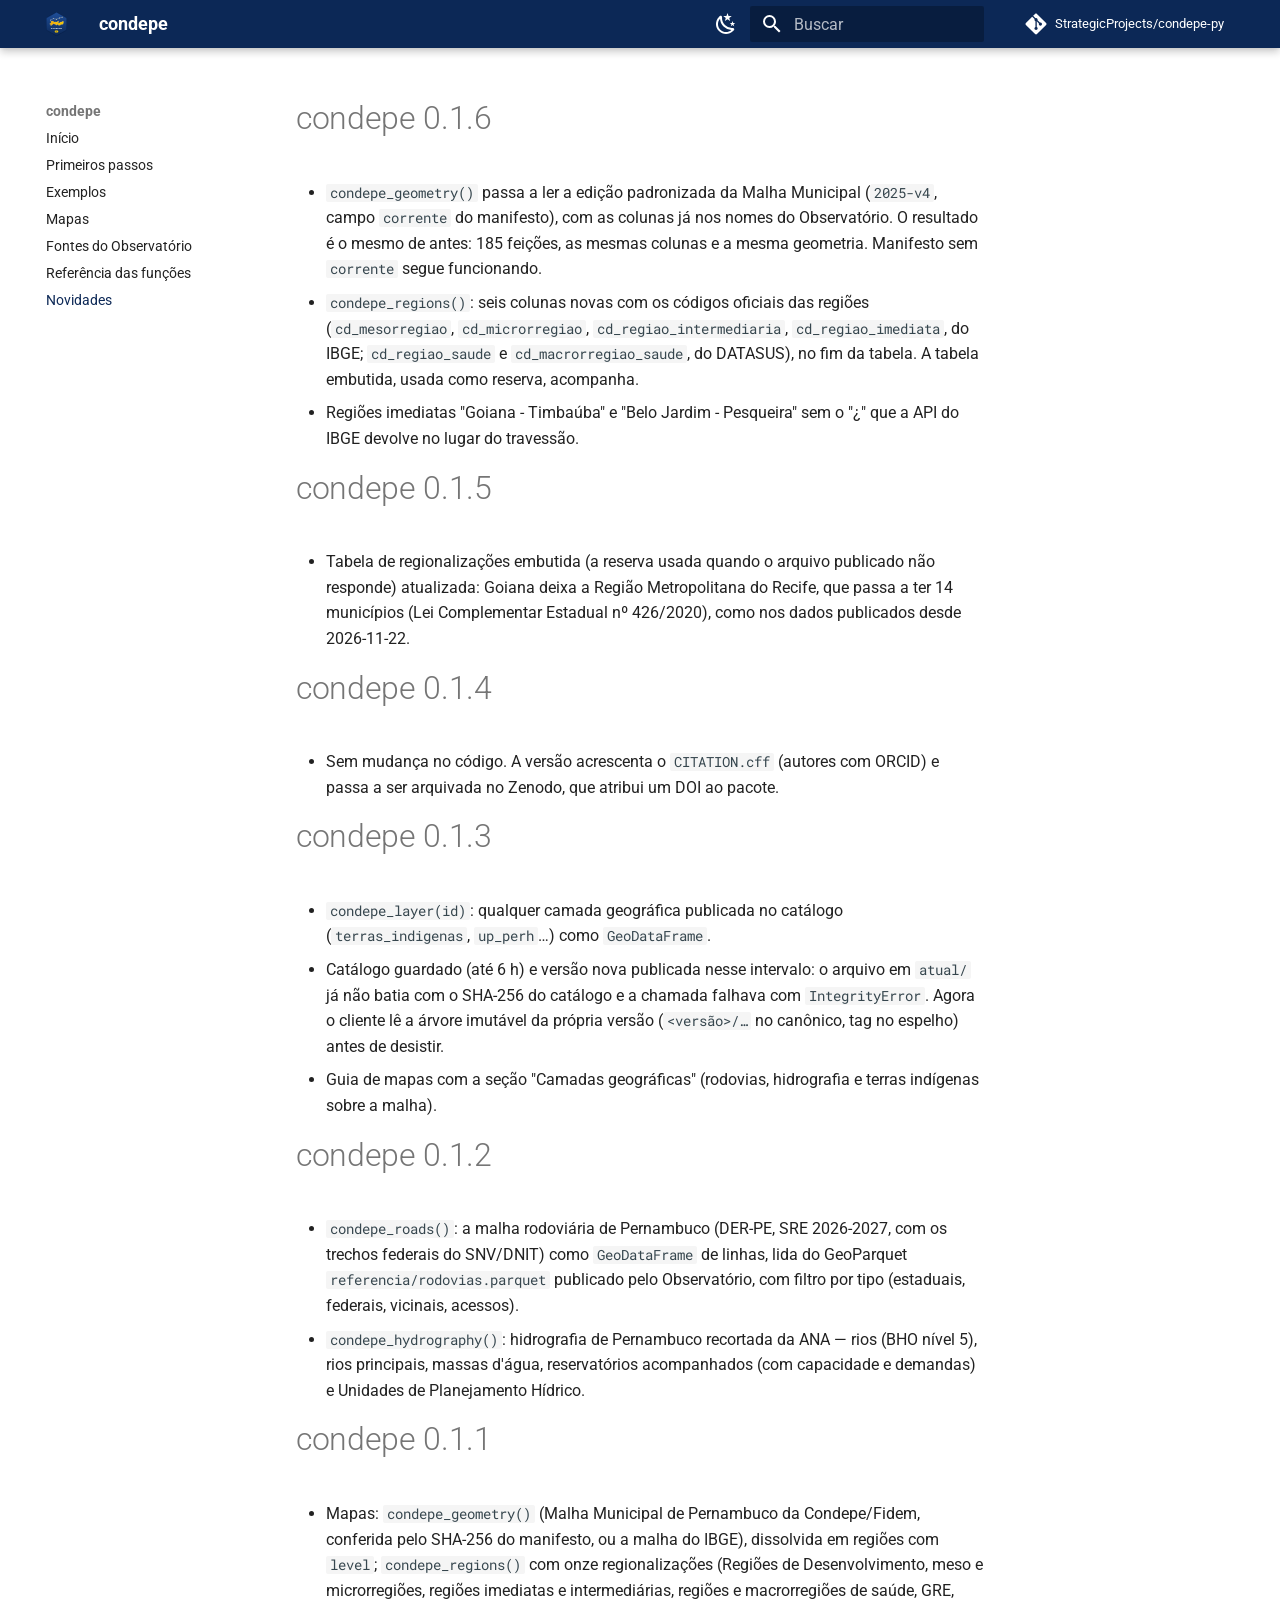
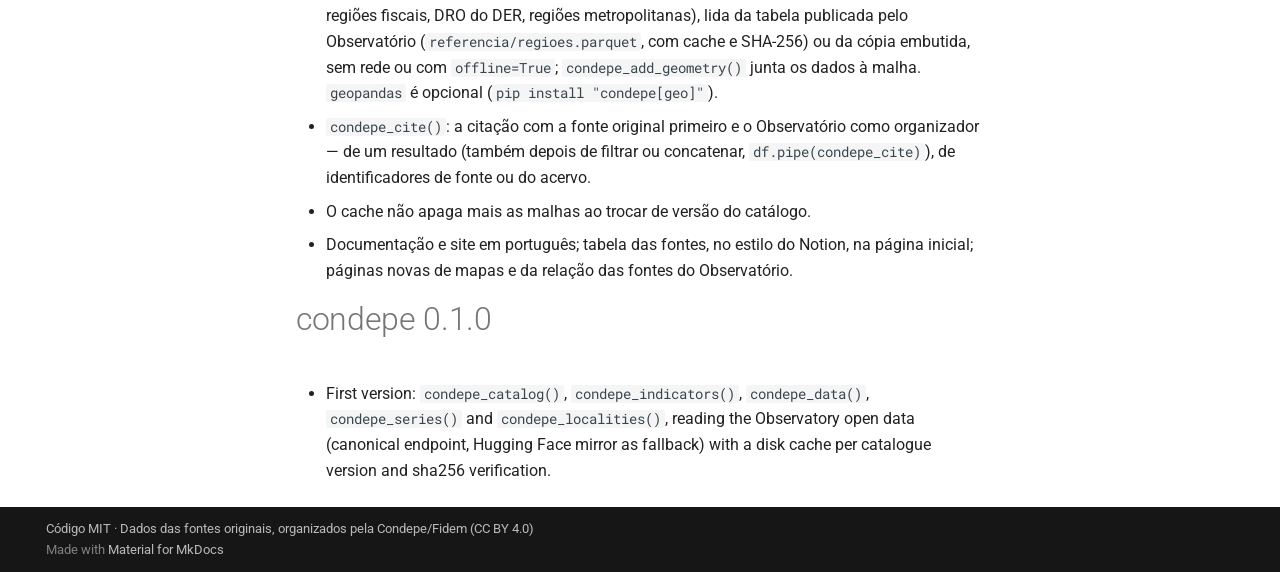
<file: news/index.html>
<!doctype html>
<html lang="pt" class="no-js">
  <head>
    
      <meta charset="utf-8">
      <meta name="viewport" content="width=device-width,initial-scale=1">
      
        <meta name="description" content="Dados abertos do Observatório de Pernambuco (Condepe/Fidem) no Python">
      
      
      
        <link rel="canonical" href="https://strategicprojects.github.io/condepe-py/news/">
      
      
        <link rel="prev" href="../api/">
      
      
      
        
      
      
      <link rel="icon" href="../assets/logo.svg">
      <meta name="generator" content="mkdocs-1.6.1, mkdocs-material-9.8.2">
    
    
      
        <title>Novidades - condepe</title>
      
    
    
      <link rel="stylesheet" href="../assets/stylesheets/main.57a0d79d.min.css">
      
        
        <link rel="stylesheet" href="../assets/stylesheets/palette.fb2fffe2.min.css">
      
      


    
    
      
    
    
      
        
        
        <link rel="preconnect" href="https://fonts.gstatic.com" crossorigin>
        <link rel="stylesheet" href="https://fonts.googleapis.com/css?family=Roboto:300,300i,400,400i,700,700i%7CRoboto+Mono:400,400i,700,700i&display=fallback">
        <style>:root{--md-text-font:"Roboto";--md-code-font:"Roboto Mono"}</style>
      
    
    
      <link rel="stylesheet" href="../assets/_mkdocstrings.css">
    
      <link rel="stylesheet" href="../assets/extra.css">
    
    <script>__md_scope=new URL("..",location),__md_hash=e=>[...e].reduce(((e,_)=>(e<<5)-e+_.charCodeAt(0)),0),__md_get=(e,_=localStorage,t=__md_scope)=>JSON.parse(_.getItem(t.pathname+"."+e)),__md_set=(e,_,t=localStorage,a=__md_scope)=>{try{t.setItem(a.pathname+"."+e,JSON.stringify(_))}catch(e){}}</script>
    
      

    
    
  </head>
  
  
    
    
      
    
    
    
    
    <body dir="ltr" data-md-color-scheme="default" data-md-color-primary="custom" data-md-color-accent="custom">
  
    
    <input class="md-toggle" data-md-toggle="drawer" type="checkbox" id="__drawer" autocomplete="off">
    <input class="md-toggle" data-md-toggle="search" type="checkbox" id="__search" autocomplete="off">
    <label class="md-overlay" for="__drawer"></label>
    <div data-md-component="skip">
      
        
        <a href="#condepe-016" class="md-skip">
          Pular para conteúdo
        </a>
      
    </div>
    <div data-md-component="announce">
      
    </div>
    
    
      

  

<header class="md-header md-header--shadow" data-md-component="header">
  <nav class="md-header__inner md-grid" aria-label="Cabeçalho">
    <a href=".." title="condepe" class="md-header__button md-logo" aria-label="condepe" data-md-component="logo">
      
  <img src="../assets/logo.svg" alt="logo">

    </a>
    <label class="md-header__button md-icon" for="__drawer">
      
      <svg xmlns="http://www.w3.org/2000/svg" viewBox="0 0 24 24"><path d="M3 6h18v2H3zm0 5h18v2H3zm0 5h18v2H3z"/></svg>
    </label>
    <div class="md-header__title" data-md-component="header-title">
      <div class="md-header__ellipsis">
        <div class="md-header__topic">
          <span class="md-ellipsis">
            condepe
          </span>
        </div>
        <div class="md-header__topic" data-md-component="header-topic">
          <span class="md-ellipsis">
            
              Novidades
            
          </span>
        </div>
      </div>
    </div>
    
      
        <form class="md-header__option" data-md-component="palette">
  
    
    
    
    <input class="md-option" data-md-color-media="" data-md-color-scheme="default" data-md-color-primary="custom" data-md-color-accent="custom"  aria-label="Modo escuro"  type="radio" name="__palette" id="__palette_0">
    
      <label class="md-header__button md-icon" title="Modo escuro" for="__palette_1" hidden>
        <svg xmlns="http://www.w3.org/2000/svg" viewBox="0 0 24 24"><path d="m17.75 4.09-2.53 1.94.91 3.06-2.63-1.81-2.63 1.81.91-3.06-2.53-1.94L12.44 4l1.06-3 1.06 3zm3.5 6.91-1.64 1.25.59 1.98-1.7-1.17-1.7 1.17.59-1.98L15.75 11l2.06-.05L18.5 9l.69 1.95zm-2.28 4.95c.83-.08 1.72 1.1 1.19 1.85-.32.45-.66.87-1.08 1.27C15.17 23 8.84 23 4.94 19.07c-3.91-3.9-3.91-10.24 0-14.14.4-.4.82-.76 1.27-1.08.75-.53 1.93.36 1.85 1.19-.27 2.86.69 5.83 2.89 8.02a9.96 9.96 0 0 0 8.02 2.89m-1.64 2.02a12.08 12.08 0 0 1-7.8-3.47c-2.17-2.19-3.33-5-3.49-7.82-2.81 3.14-2.7 7.96.31 10.98 3.02 3.01 7.84 3.12 10.98.31"/></svg>
      </label>
    
  
    
    
    
    <input class="md-option" data-md-color-media="" data-md-color-scheme="slate" data-md-color-primary="custom" data-md-color-accent="custom"  aria-label="Modo claro"  type="radio" name="__palette" id="__palette_1">
    
      <label class="md-header__button md-icon" title="Modo claro" for="__palette_0" hidden>
        <svg xmlns="http://www.w3.org/2000/svg" viewBox="0 0 24 24"><path d="M12 7a5 5 0 0 1 5 5 5 5 0 0 1-5 5 5 5 0 0 1-5-5 5 5 0 0 1 5-5m0 2a3 3 0 0 0-3 3 3 3 0 0 0 3 3 3 3 0 0 0 3-3 3 3 0 0 0-3-3m0-7 2.39 3.42C13.65 5.15 12.84 5 12 5s-1.65.15-2.39.42zM3.34 7l4.16-.35A7.2 7.2 0 0 0 5.94 8.5c-.44.74-.69 1.5-.83 2.29zm.02 10 1.76-3.77a7.131 7.131 0 0 0 2.38 4.14zM20.65 7l-1.77 3.79a7.02 7.02 0 0 0-2.38-4.15zm-.01 10-4.14.36c.59-.51 1.12-1.14 1.54-1.86.42-.73.69-1.5.83-2.29zM12 22l-2.41-3.44c.74.27 1.55.44 2.41.44.82 0 1.63-.17 2.37-.44z"/></svg>
      </label>
    
  
</form>
      
    
    
      <script>var palette=__md_get("__palette");if(palette&&palette.color){if("(prefers-color-scheme)"===palette.color.media){var media=matchMedia("(prefers-color-scheme: light)"),input=document.querySelector(media.matches?"[data-md-color-media='(prefers-color-scheme: light)']":"[data-md-color-media='(prefers-color-scheme: dark)']");palette.color.media=input.getAttribute("data-md-color-media"),palette.color.scheme=input.getAttribute("data-md-color-scheme"),palette.color.primary=input.getAttribute("data-md-color-primary"),palette.color.accent=input.getAttribute("data-md-color-accent")}for(var[key,value]of Object.entries(palette.color))document.body.setAttribute("data-md-color-"+key,value)}</script>
    
    
    
      
      
        <label class="md-header__button md-icon" for="__search">
          
          <svg xmlns="http://www.w3.org/2000/svg" viewBox="0 0 24 24"><path d="M9.5 3A6.5 6.5 0 0 1 16 9.5c0 1.61-.59 3.09-1.56 4.23l.27.27h.79l5 5-1.5 1.5-5-5v-.79l-.27-.27A6.52 6.52 0 0 1 9.5 16 6.5 6.5 0 0 1 3 9.5 6.5 6.5 0 0 1 9.5 3m0 2C7 5 5 7 5 9.5S7 14 9.5 14 14 12 14 9.5 12 5 9.5 5"/></svg>
        </label>
        <div class="md-search" data-md-component="search" role="dialog">
  <label class="md-search__overlay" for="__search"></label>
  <div class="md-search__inner" role="search">
    <form class="md-search__form" name="search">
      <input type="text" class="md-search__input" name="query" aria-label="Buscar" placeholder="Buscar" autocapitalize="off" autocorrect="off" autocomplete="off" spellcheck="false" data-md-component="search-query" required>
      <label class="md-search__icon md-icon" for="__search">
        
        <svg xmlns="http://www.w3.org/2000/svg" viewBox="0 0 24 24"><path d="M9.5 3A6.5 6.5 0 0 1 16 9.5c0 1.61-.59 3.09-1.56 4.23l.27.27h.79l5 5-1.5 1.5-5-5v-.79l-.27-.27A6.52 6.52 0 0 1 9.5 16 6.5 6.5 0 0 1 3 9.5 6.5 6.5 0 0 1 9.5 3m0 2C7 5 5 7 5 9.5S7 14 9.5 14 14 12 14 9.5 12 5 9.5 5"/></svg>
        
        <svg xmlns="http://www.w3.org/2000/svg" viewBox="0 0 24 24"><path d="M20 11v2H8l5.5 5.5-1.42 1.42L4.16 12l7.92-7.92L13.5 5.5 8 11z"/></svg>
      </label>
      <nav class="md-search__options" aria-label="Pesquisar">
        
        <button type="reset" class="md-search__icon md-icon" title="Limpar" aria-label="Limpar" tabindex="-1">
          
          <svg xmlns="http://www.w3.org/2000/svg" viewBox="0 0 24 24"><path d="M19 6.41 17.59 5 12 10.59 6.41 5 5 6.41 10.59 12 5 17.59 6.41 19 12 13.41 17.59 19 19 17.59 13.41 12z"/></svg>
        </button>
      </nav>
      
    </form>
    <div class="md-search__output">
      <div class="md-search__scrollwrap" tabindex="0" data-md-scrollfix>
        <div class="md-search-result" data-md-component="search-result">
          <div class="md-search-result__meta">
            Inicializando busca
          </div>
          <ol class="md-search-result__list" role="presentation"></ol>
        </div>
      </div>
    </div>
  </div>
</div>
      
    
    
      <div class="md-header__source">
        <a href="https://github.com/StrategicProjects/condepe-py" title="Ir para repositório" class="md-source" data-md-component="source">
  <div class="md-source__icon md-icon">
    
    <svg xmlns="http://www.w3.org/2000/svg" viewBox="0 0 448 512"><!--! Font Awesome Free 7.1.0 by @fontawesome - https://fontawesome.com License - https://fontawesome.com/license/free (Icons: CC BY 4.0, Fonts: SIL OFL 1.1, Code: MIT License) Copyright 2025 Fonticons, Inc.--><path d="M439.6 236.1 244 40.5c-5.4-5.5-12.8-8.5-20.4-8.5s-15 3-20.4 8.4L162.5 81l51.5 51.5c27.1-9.1 52.7 16.8 43.4 43.7l49.7 49.7c34.2-11.8 61.2 31 35.5 56.7-26.5 26.5-70.2-2.9-56-37.3L240.3 199v121.9c25.3 12.5 22.3 41.8 9.1 55-6.4 6.4-15.2 10.1-24.3 10.1s-17.8-3.6-24.3-10.1c-17.6-17.6-11.1-46.9 11.2-56v-123c-20.8-8.5-24.6-30.7-18.6-45L142.6 101 8.5 235.1C3 240.6 0 247.9 0 255.5s3 15 8.5 20.4l195.6 195.7c5.4 5.4 12.7 8.4 20.4 8.4s15-3 20.4-8.4l194.7-194.7c5.4-5.4 8.4-12.8 8.4-20.4s-3-15-8.4-20.4"/></svg>
  </div>
  <div class="md-source__repository">
    StrategicProjects/condepe-py
  </div>
</a>
      </div>
    
  </nav>
  
</header>
    
    <div class="md-container" data-md-component="container">
      
      
        
          
        
      
      <main class="md-main" data-md-component="main">
        <div class="md-main__inner md-grid">
          
            
              
              <div class="md-sidebar md-sidebar--primary" data-md-component="sidebar" data-md-type="navigation" >
                <div class="md-sidebar__scrollwrap">
                  <div class="md-sidebar__inner">
                    



<nav class="md-nav md-nav--primary" aria-label="Navegação" data-md-level="0">
  <label class="md-nav__title" for="__drawer">
    <a href=".." title="condepe" class="md-nav__button md-logo" aria-label="condepe" data-md-component="logo">
      
  <img src="../assets/logo.svg" alt="logo">

    </a>
    condepe
  </label>
  
    <div class="md-nav__source">
      <a href="https://github.com/StrategicProjects/condepe-py" title="Ir para repositório" class="md-source" data-md-component="source">
  <div class="md-source__icon md-icon">
    
    <svg xmlns="http://www.w3.org/2000/svg" viewBox="0 0 448 512"><!--! Font Awesome Free 7.1.0 by @fontawesome - https://fontawesome.com License - https://fontawesome.com/license/free (Icons: CC BY 4.0, Fonts: SIL OFL 1.1, Code: MIT License) Copyright 2025 Fonticons, Inc.--><path d="M439.6 236.1 244 40.5c-5.4-5.5-12.8-8.5-20.4-8.5s-15 3-20.4 8.4L162.5 81l51.5 51.5c27.1-9.1 52.7 16.8 43.4 43.7l49.7 49.7c34.2-11.8 61.2 31 35.5 56.7-26.5 26.5-70.2-2.9-56-37.3L240.3 199v121.9c25.3 12.5 22.3 41.8 9.1 55-6.4 6.4-15.2 10.1-24.3 10.1s-17.8-3.6-24.3-10.1c-17.6-17.6-11.1-46.9 11.2-56v-123c-20.8-8.5-24.6-30.7-18.6-45L142.6 101 8.5 235.1C3 240.6 0 247.9 0 255.5s3 15 8.5 20.4l195.6 195.7c5.4 5.4 12.7 8.4 20.4 8.4s15-3 20.4-8.4l194.7-194.7c5.4-5.4 8.4-12.8 8.4-20.4s-3-15-8.4-20.4"/></svg>
  </div>
  <div class="md-source__repository">
    StrategicProjects/condepe-py
  </div>
</a>
    </div>
  
  <ul class="md-nav__list" data-md-scrollfix>
    
      
      
  
  
  
  
    <li class="md-nav__item">
      <a href=".." class="md-nav__link">
        
  
  
  <span class="md-ellipsis">
    
  
    Início
  

    
  </span>
  
  

      </a>
    </li>
  

    
      
      
  
  
  
  
    <li class="md-nav__item">
      <a href="../primeiros-passos/" class="md-nav__link">
        
  
  
  <span class="md-ellipsis">
    
  
    Primeiros passos
  

    
  </span>
  
  

      </a>
    </li>
  

    
      
      
  
  
  
  
    <li class="md-nav__item">
      <a href="../exemplos/" class="md-nav__link">
        
  
  
  <span class="md-ellipsis">
    
  
    Exemplos
  

    
  </span>
  
  

      </a>
    </li>
  

    
      
      
  
  
  
  
    <li class="md-nav__item">
      <a href="../mapas/" class="md-nav__link">
        
  
  
  <span class="md-ellipsis">
    
  
    Mapas
  

    
  </span>
  
  

      </a>
    </li>
  

    
      
      
  
  
  
  
    <li class="md-nav__item">
      <a href="../fontes/" class="md-nav__link">
        
  
  
  <span class="md-ellipsis">
    
  
    Fontes do Observatório
  

    
  </span>
  
  

      </a>
    </li>
  

    
      
      
  
  
  
  
    <li class="md-nav__item">
      <a href="../api/" class="md-nav__link">
        
  
  
  <span class="md-ellipsis">
    
  
    Referência das funções
  

    
  </span>
  
  

      </a>
    </li>
  

    
      
      
  
  
    
  
  
  
    <li class="md-nav__item md-nav__item--active">
      
      <input class="md-nav__toggle md-toggle" type="checkbox" id="__toc">
      
      
        
      
      
      <a href="./" class="md-nav__link md-nav__link--active">
        
  
  
  <span class="md-ellipsis">
    
  
    Novidades
  

    
  </span>
  
  

      </a>
      
    </li>
  

    
  </ul>
</nav>
                  </div>
                </div>
              </div>
            
            
              
              <div class="md-sidebar md-sidebar--secondary" data-md-component="sidebar" data-md-type="toc" >
                <div class="md-sidebar__scrollwrap">
                  <div class="md-sidebar__inner">
                    

<nav class="md-nav md-nav--secondary" aria-label="Índice">
  
  
  
    
  
  
</nav>
                  </div>
                </div>
              </div>
            
          
          
            <div class="md-content" data-md-component="content">
              
              <article class="md-content__inner md-typeset">
                
                  


  
  


<h1 id="condepe-016">condepe 0.1.6<a class="headerlink" href="#condepe-016" title="Permanent link">&para;</a></h1>
<ul>
<li><code>condepe_geometry()</code> passa a ler a edição padronizada da Malha Municipal
  (<code>2025-v4</code>, campo <code>corrente</code> do manifesto), com as colunas já nos nomes do
  Observatório. O resultado é o mesmo de antes: 185 feições, as mesmas
  colunas e a mesma geometria. Manifesto sem <code>corrente</code> segue funcionando.</li>
<li><code>condepe_regions()</code>: seis colunas novas com os códigos oficiais das regiões
  (<code>cd_mesorregiao</code>, <code>cd_microrregiao</code>, <code>cd_regiao_intermediaria</code>,
  <code>cd_regiao_imediata</code>, do IBGE; <code>cd_regiao_saude</code> e <code>cd_macrorregiao_saude</code>,
  do DATASUS), no fim da tabela. A tabela embutida, usada como reserva,
  acompanha.</li>
<li>Regiões imediatas "Goiana - Timbaúba" e "Belo Jardim - Pesqueira" sem o
  "¿" que a API do IBGE devolve no lugar do travessão.</li>
</ul>
<h1 id="condepe-015">condepe 0.1.5<a class="headerlink" href="#condepe-015" title="Permanent link">&para;</a></h1>
<ul>
<li>Tabela de regionalizações embutida (a reserva usada quando o arquivo
  publicado não responde) atualizada: Goiana deixa a Região Metropolitana do
  Recife, que passa a ter 14 municípios (Lei Complementar Estadual nº
  426/2020), como nos dados publicados desde 2026-11-22.</li>
</ul>
<h1 id="condepe-014">condepe 0.1.4<a class="headerlink" href="#condepe-014" title="Permanent link">&para;</a></h1>
<ul>
<li>Sem mudança no código. A versão acrescenta o <code>CITATION.cff</code> (autores com
  ORCID) e passa a ser arquivada no Zenodo, que atribui um DOI ao pacote.</li>
</ul>
<h1 id="condepe-013">condepe 0.1.3<a class="headerlink" href="#condepe-013" title="Permanent link">&para;</a></h1>
<ul>
<li><code>condepe_layer(id)</code>: qualquer camada geográfica publicada no catálogo
  (<code>terras_indigenas</code>, <code>up_perh</code>…) como <code>GeoDataFrame</code>.</li>
<li>Catálogo guardado (até 6 h) e versão nova publicada nesse intervalo: o
  arquivo em <code>atual/</code> já não batia com o SHA-256 do catálogo e a chamada
  falhava com <code>IntegrityError</code>. Agora o cliente lê a árvore imutável da
  própria versão (<code>&lt;versão&gt;/…</code> no canônico, tag no espelho) antes de desistir.</li>
<li>Guia de mapas com a seção "Camadas geográficas" (rodovias, hidrografia e
  terras indígenas sobre a malha).</li>
</ul>
<h1 id="condepe-012">condepe 0.1.2<a class="headerlink" href="#condepe-012" title="Permanent link">&para;</a></h1>
<ul>
<li><code>condepe_roads()</code>: a malha rodoviária de Pernambuco (DER-PE, SRE 2026-2027,
  com os trechos federais do SNV/DNIT) como <code>GeoDataFrame</code> de linhas, lida do
  GeoParquet <code>referencia/rodovias.parquet</code> publicado pelo Observatório, com
  filtro por tipo (estaduais, federais, vicinais, acessos).</li>
<li><code>condepe_hydrography()</code>: hidrografia de Pernambuco recortada da ANA — rios
  (BHO nível 5), rios principais, massas d'água, reservatórios acompanhados
  (com capacidade e demandas) e Unidades de Planejamento Hídrico.</li>
</ul>
<h1 id="condepe-011">condepe 0.1.1<a class="headerlink" href="#condepe-011" title="Permanent link">&para;</a></h1>
<ul>
<li>Mapas: <code>condepe_geometry()</code> (Malha Municipal de Pernambuco da Condepe/Fidem,
  conferida pelo SHA-256 do manifesto, ou a malha do IBGE), dissolvida em
  regiões com <code>level</code>; <code>condepe_regions()</code> com onze regionalizações (Regiões de
  Desenvolvimento, meso e microrregiões, regiões imediatas e intermediárias,
  regiões e macrorregiões de saúde, GRE, regiões fiscais, DRO do DER, regiões
  metropolitanas), lida da tabela publicada pelo Observatório
  (<code>referencia/regioes.parquet</code>, com cache e SHA-256) ou da cópia embutida,
  sem rede ou com <code>offline=True</code>; <code>condepe_add_geometry()</code> junta os dados à malha. <code>geopandas</code> é opcional
  (<code>pip install "condepe[geo]"</code>).</li>
<li><code>condepe_cite()</code>: a citação com a fonte original primeiro e o Observatório
  como organizador — de um resultado (também depois de filtrar ou
  concatenar, <code>df.pipe(condepe_cite)</code>), de identificadores de fonte ou do
  acervo.</li>
<li>O cache não apaga mais as malhas ao trocar de versão do catálogo.</li>
<li>Documentação e site em português; tabela das fontes, no estilo do Notion,
  na página inicial; páginas novas de mapas e da relação das
  fontes do Observatório.</li>
</ul>
<h1 id="condepe-010">condepe 0.1.0<a class="headerlink" href="#condepe-010" title="Permanent link">&para;</a></h1>
<ul>
<li>First version: <code>condepe_catalog()</code>, <code>condepe_indicators()</code>, <code>condepe_data()</code>,
  <code>condepe_series()</code> and <code>condepe_localities()</code>, reading the Observatory open data
  (canonical endpoint, Hugging Face mirror as fallback) with a disk cache per
  catalogue version and sha256 verification.</li>
</ul>












                
              </article>
            </div>
          
          
<script>var target=document.getElementById(location.hash.slice(1));target&&target.name&&(target.checked=target.name.startsWith("__tabbed_"))</script>
        </div>
        
      </main>
      
        <footer class="md-footer">
  
  <div class="md-footer-meta md-typeset">
    <div class="md-footer-meta__inner md-grid">
      <div class="md-copyright">
  
    <div class="md-copyright__highlight">
      Código MIT · Dados das fontes originais, organizados pela Condepe/Fidem (CC BY 4.0)
    </div>
  
  
    Made with
    <a href="https://squidfunk.github.io/mkdocs-material/" target="_blank" rel="noopener">
      Material for MkDocs
    </a>
  
</div>
      
    </div>
  </div>
</footer>
      
    </div>
    <div class="md-dialog" data-md-component="dialog">
      <div class="md-dialog__inner md-typeset"></div>
    </div>
    
    
    
      
      
      <script id="__config" type="application/json">{"annotate": null, "base": "..", "features": ["navigation.sections", "content.code.copy", "search.highlight"], "search": "../assets/javascripts/workers/search.a7633da7.min.js", "tags": null, "translations": {"clipboard.copied": "Copiado para \u00e1rea de transfer\u00eancia", "clipboard.copy": "Copiar para \u00e1rea de transfer\u00eancia", "search.result.more.one": "mais 1 nesta p\u00e1gina", "search.result.more.other": "# mais nesta p\u00e1gina", "search.result.none": "Nenhum documento encontrado", "search.result.one": "1 documento encontrado", "search.result.other": "# documentos encontrados", "search.result.placeholder": "Digite para iniciar a busca", "search.result.term.missing": "Ausente", "select.version": "Selecione a vers\u00e3o"}, "version": null}</script>
    
    
      <script src="../assets/javascripts/bundle.a5f9d56c.min.js"></script>
      
    
  </body>
</html>
</file>
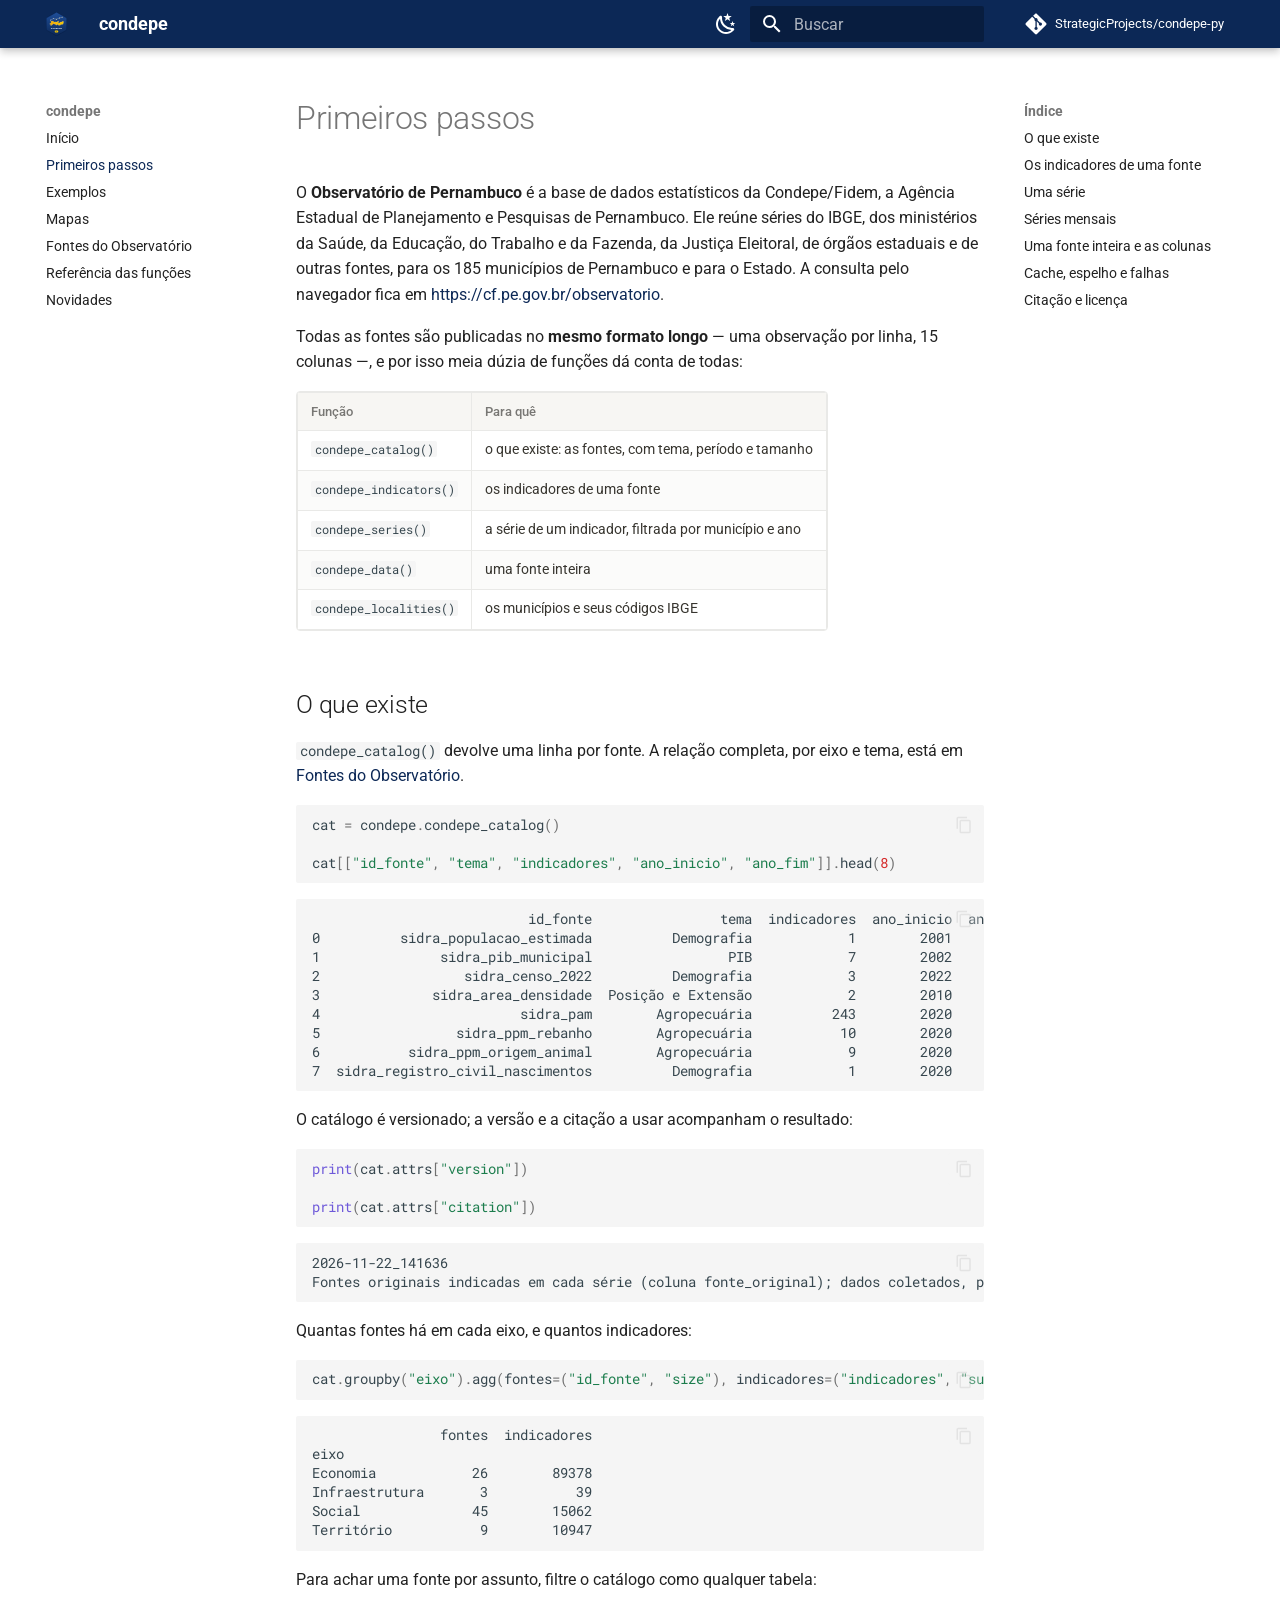
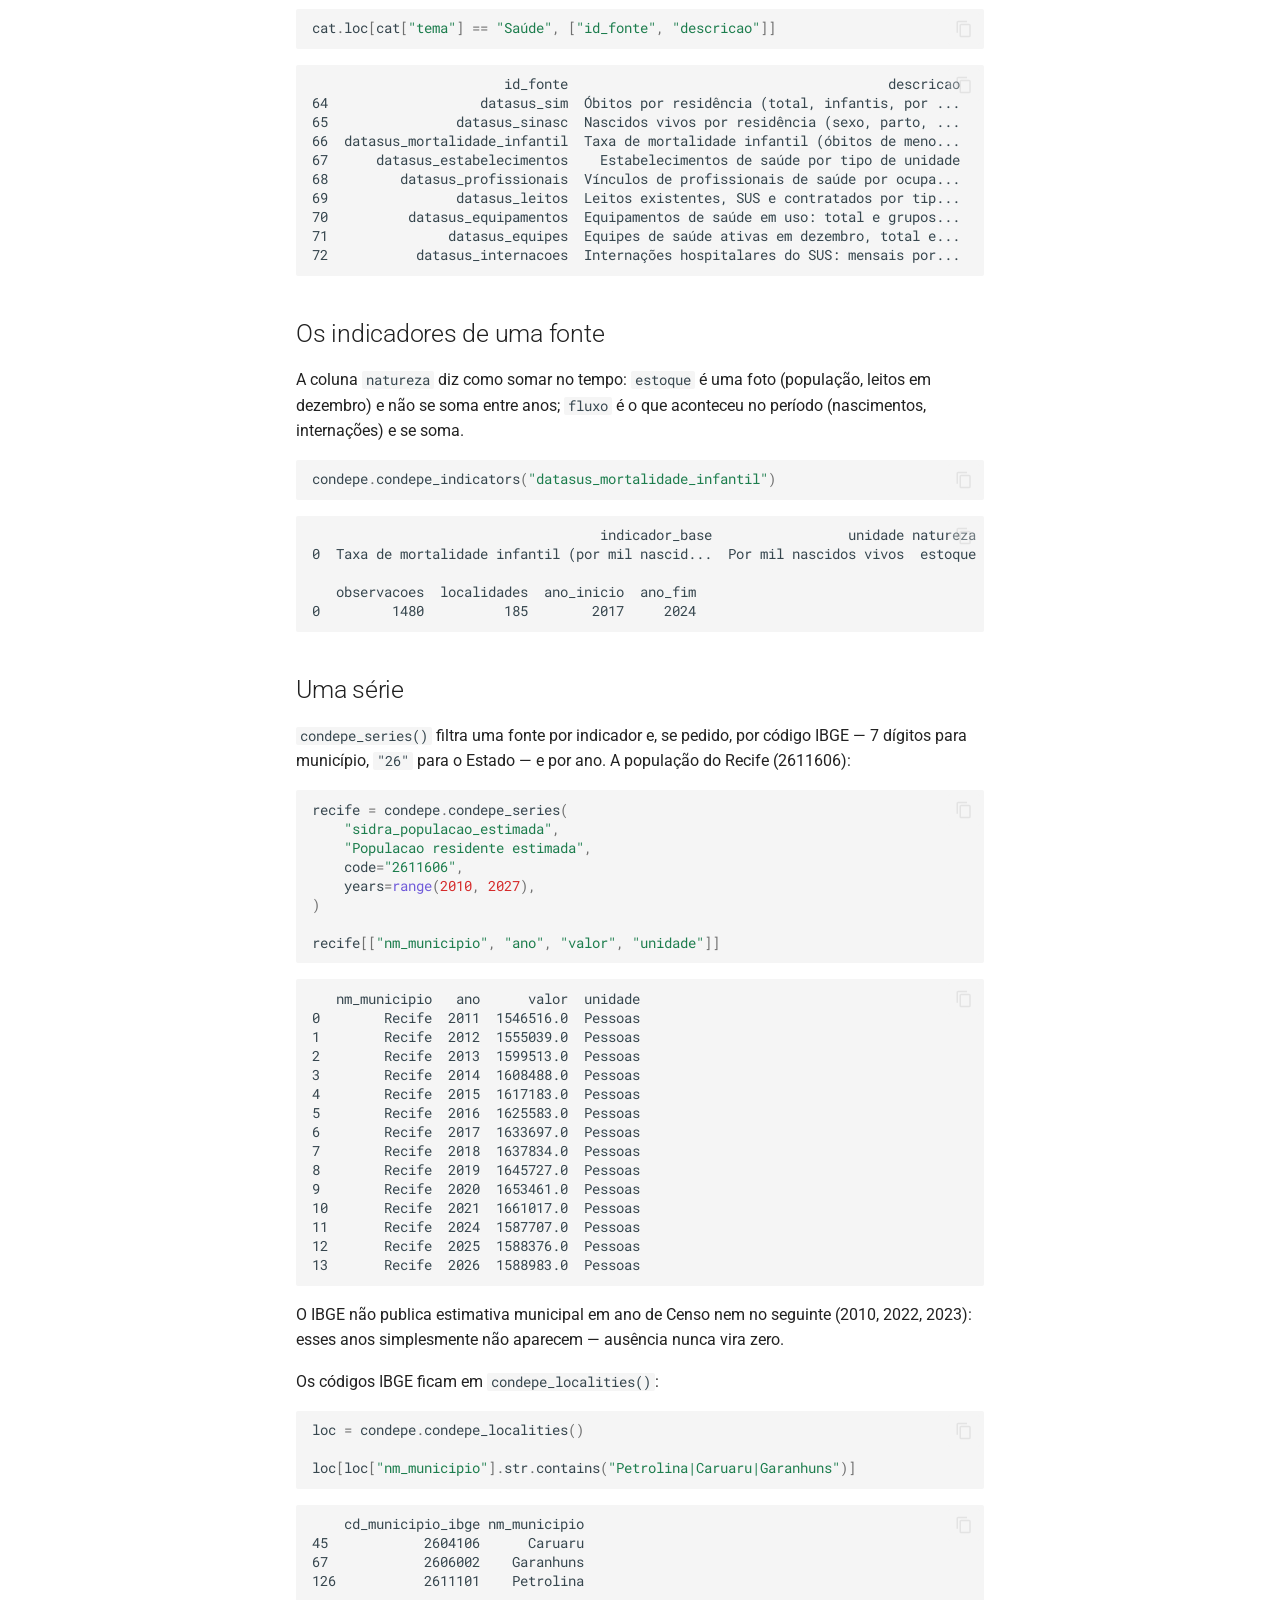
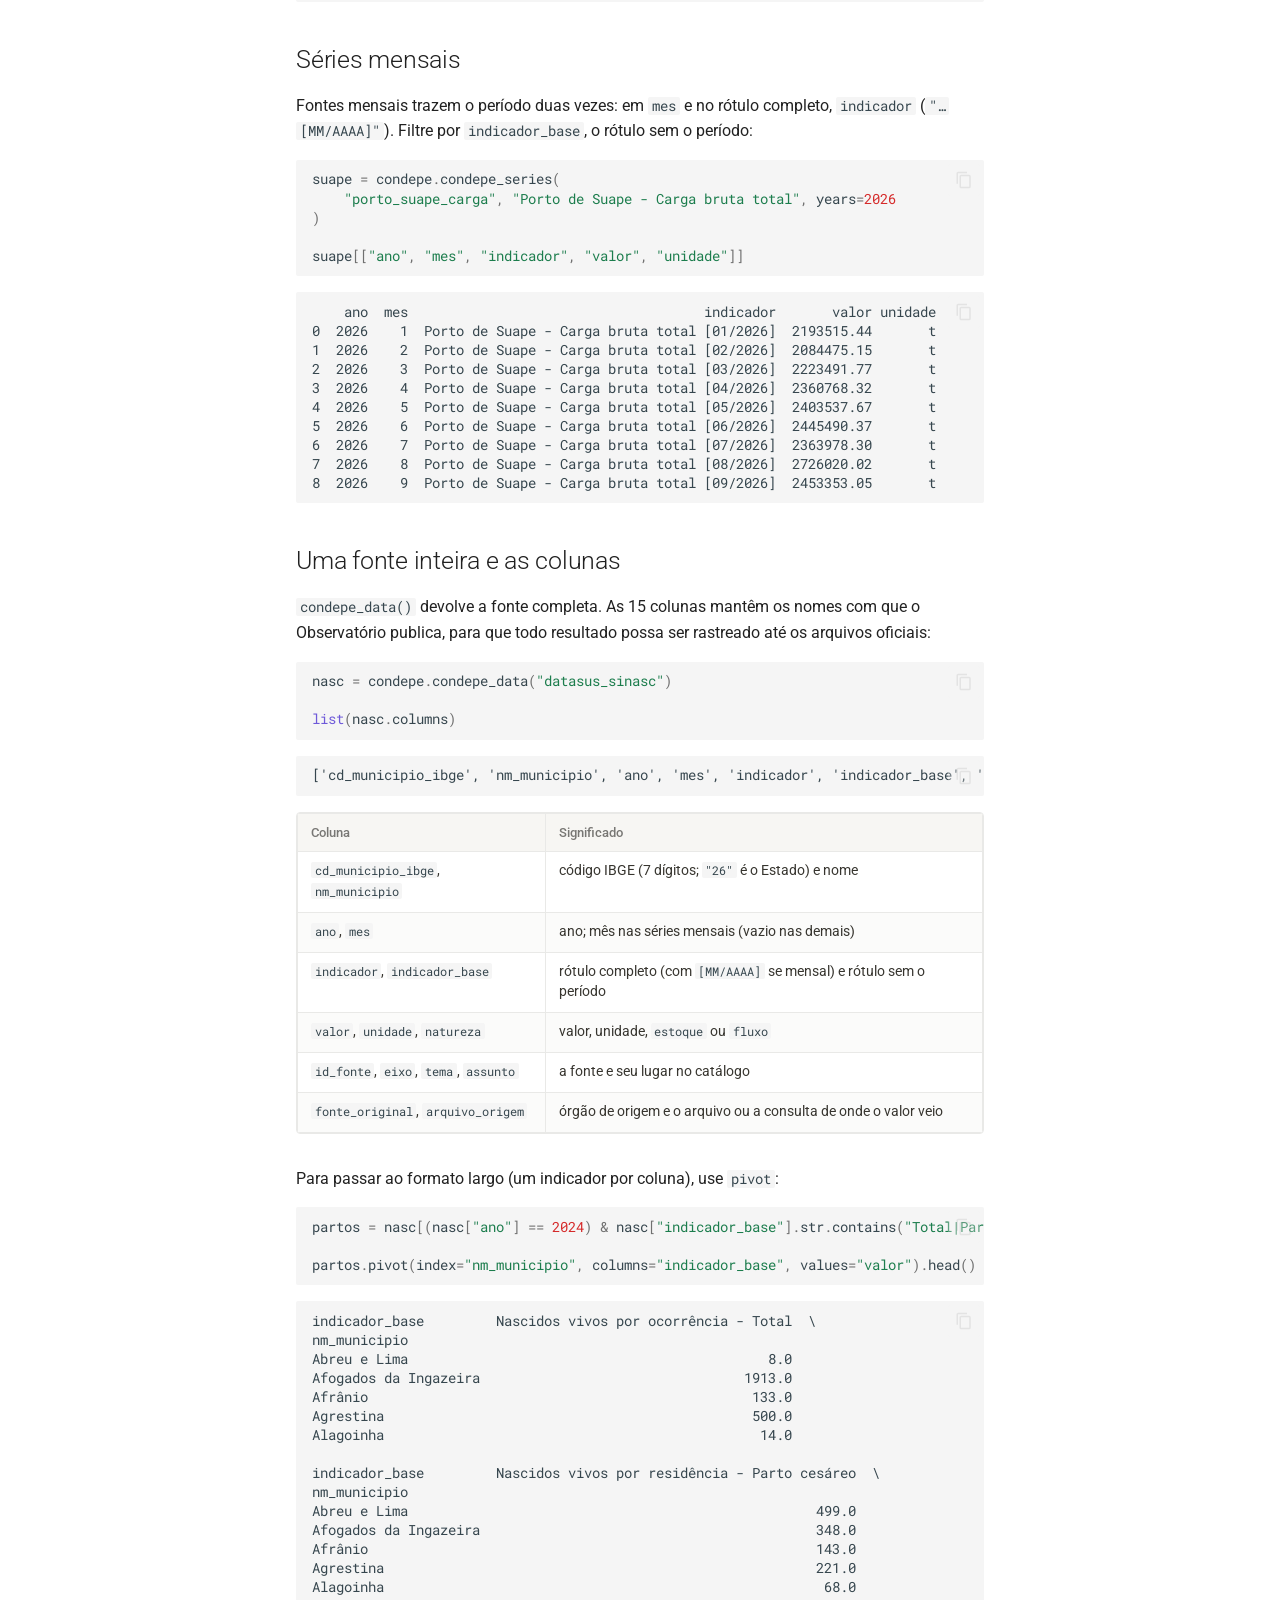
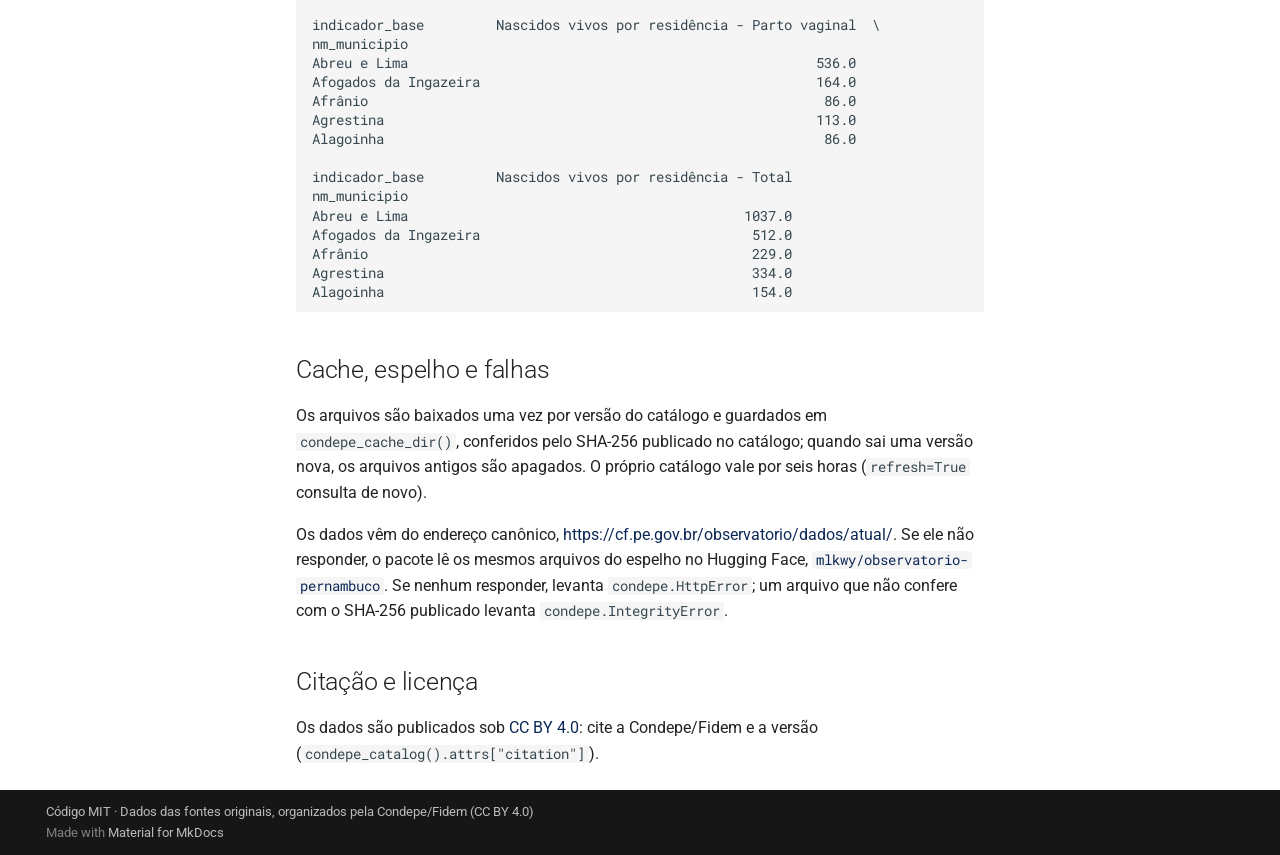
<file: primeiros-passos/index.html>
<!doctype html>
<html lang="pt" class="no-js">
  <head>
    
      <meta charset="utf-8">
      <meta name="viewport" content="width=device-width,initial-scale=1">
      
        <meta name="description" content="Dados abertos do Observatório de Pernambuco (Condepe/Fidem) no Python">
      
      
      
        <link rel="canonical" href="https://strategicprojects.github.io/condepe-py/primeiros-passos/">
      
      
        <link rel="prev" href="..">
      
      
        <link rel="next" href="../exemplos/">
      
      
        
      
      
      <link rel="icon" href="../assets/logo.svg">
      <meta name="generator" content="mkdocs-1.6.1, mkdocs-material-9.8.2">
    
    
      
        <title>Primeiros passos - condepe</title>
      
    
    
      <link rel="stylesheet" href="../assets/stylesheets/main.57a0d79d.min.css">
      
        
        <link rel="stylesheet" href="../assets/stylesheets/palette.fb2fffe2.min.css">
      
      


    
    
      
    
    
      
        
        
        <link rel="preconnect" href="https://fonts.gstatic.com" crossorigin>
        <link rel="stylesheet" href="https://fonts.googleapis.com/css?family=Roboto:300,300i,400,400i,700,700i%7CRoboto+Mono:400,400i,700,700i&display=fallback">
        <style>:root{--md-text-font:"Roboto";--md-code-font:"Roboto Mono"}</style>
      
    
    
      <link rel="stylesheet" href="../assets/_mkdocstrings.css">
    
      <link rel="stylesheet" href="../assets/extra.css">
    
    <script>__md_scope=new URL("..",location),__md_hash=e=>[...e].reduce(((e,_)=>(e<<5)-e+_.charCodeAt(0)),0),__md_get=(e,_=localStorage,t=__md_scope)=>JSON.parse(_.getItem(t.pathname+"."+e)),__md_set=(e,_,t=localStorage,a=__md_scope)=>{try{t.setItem(a.pathname+"."+e,JSON.stringify(_))}catch(e){}}</script>
    
      

    
    
  </head>
  
  
    
    
      
    
    
    
    
    <body dir="ltr" data-md-color-scheme="default" data-md-color-primary="custom" data-md-color-accent="custom">
  
    
    <input class="md-toggle" data-md-toggle="drawer" type="checkbox" id="__drawer" autocomplete="off">
    <input class="md-toggle" data-md-toggle="search" type="checkbox" id="__search" autocomplete="off">
    <label class="md-overlay" for="__drawer"></label>
    <div data-md-component="skip">
      
        
        <a href="#primeiros-passos" class="md-skip">
          Pular para conteúdo
        </a>
      
    </div>
    <div data-md-component="announce">
      
    </div>
    
    
      

  

<header class="md-header md-header--shadow" data-md-component="header">
  <nav class="md-header__inner md-grid" aria-label="Cabeçalho">
    <a href=".." title="condepe" class="md-header__button md-logo" aria-label="condepe" data-md-component="logo">
      
  <img src="../assets/logo.svg" alt="logo">

    </a>
    <label class="md-header__button md-icon" for="__drawer">
      
      <svg xmlns="http://www.w3.org/2000/svg" viewBox="0 0 24 24"><path d="M3 6h18v2H3zm0 5h18v2H3zm0 5h18v2H3z"/></svg>
    </label>
    <div class="md-header__title" data-md-component="header-title">
      <div class="md-header__ellipsis">
        <div class="md-header__topic">
          <span class="md-ellipsis">
            condepe
          </span>
        </div>
        <div class="md-header__topic" data-md-component="header-topic">
          <span class="md-ellipsis">
            
              Primeiros passos
            
          </span>
        </div>
      </div>
    </div>
    
      
        <form class="md-header__option" data-md-component="palette">
  
    
    
    
    <input class="md-option" data-md-color-media="" data-md-color-scheme="default" data-md-color-primary="custom" data-md-color-accent="custom"  aria-label="Modo escuro"  type="radio" name="__palette" id="__palette_0">
    
      <label class="md-header__button md-icon" title="Modo escuro" for="__palette_1" hidden>
        <svg xmlns="http://www.w3.org/2000/svg" viewBox="0 0 24 24"><path d="m17.75 4.09-2.53 1.94.91 3.06-2.63-1.81-2.63 1.81.91-3.06-2.53-1.94L12.44 4l1.06-3 1.06 3zm3.5 6.91-1.64 1.25.59 1.98-1.7-1.17-1.7 1.17.59-1.98L15.75 11l2.06-.05L18.5 9l.69 1.95zm-2.28 4.95c.83-.08 1.72 1.1 1.19 1.85-.32.45-.66.87-1.08 1.27C15.17 23 8.84 23 4.94 19.07c-3.91-3.9-3.91-10.24 0-14.14.4-.4.82-.76 1.27-1.08.75-.53 1.93.36 1.85 1.19-.27 2.86.69 5.83 2.89 8.02a9.96 9.96 0 0 0 8.02 2.89m-1.64 2.02a12.08 12.08 0 0 1-7.8-3.47c-2.17-2.19-3.33-5-3.49-7.82-2.81 3.14-2.7 7.96.31 10.98 3.02 3.01 7.84 3.12 10.98.31"/></svg>
      </label>
    
  
    
    
    
    <input class="md-option" data-md-color-media="" data-md-color-scheme="slate" data-md-color-primary="custom" data-md-color-accent="custom"  aria-label="Modo claro"  type="radio" name="__palette" id="__palette_1">
    
      <label class="md-header__button md-icon" title="Modo claro" for="__palette_0" hidden>
        <svg xmlns="http://www.w3.org/2000/svg" viewBox="0 0 24 24"><path d="M12 7a5 5 0 0 1 5 5 5 5 0 0 1-5 5 5 5 0 0 1-5-5 5 5 0 0 1 5-5m0 2a3 3 0 0 0-3 3 3 3 0 0 0 3 3 3 3 0 0 0 3-3 3 3 0 0 0-3-3m0-7 2.39 3.42C13.65 5.15 12.84 5 12 5s-1.65.15-2.39.42zM3.34 7l4.16-.35A7.2 7.2 0 0 0 5.94 8.5c-.44.74-.69 1.5-.83 2.29zm.02 10 1.76-3.77a7.131 7.131 0 0 0 2.38 4.14zM20.65 7l-1.77 3.79a7.02 7.02 0 0 0-2.38-4.15zm-.01 10-4.14.36c.59-.51 1.12-1.14 1.54-1.86.42-.73.69-1.5.83-2.29zM12 22l-2.41-3.44c.74.27 1.55.44 2.41.44.82 0 1.63-.17 2.37-.44z"/></svg>
      </label>
    
  
</form>
      
    
    
      <script>var palette=__md_get("__palette");if(palette&&palette.color){if("(prefers-color-scheme)"===palette.color.media){var media=matchMedia("(prefers-color-scheme: light)"),input=document.querySelector(media.matches?"[data-md-color-media='(prefers-color-scheme: light)']":"[data-md-color-media='(prefers-color-scheme: dark)']");palette.color.media=input.getAttribute("data-md-color-media"),palette.color.scheme=input.getAttribute("data-md-color-scheme"),palette.color.primary=input.getAttribute("data-md-color-primary"),palette.color.accent=input.getAttribute("data-md-color-accent")}for(var[key,value]of Object.entries(palette.color))document.body.setAttribute("data-md-color-"+key,value)}</script>
    
    
    
      
      
        <label class="md-header__button md-icon" for="__search">
          
          <svg xmlns="http://www.w3.org/2000/svg" viewBox="0 0 24 24"><path d="M9.5 3A6.5 6.5 0 0 1 16 9.5c0 1.61-.59 3.09-1.56 4.23l.27.27h.79l5 5-1.5 1.5-5-5v-.79l-.27-.27A6.52 6.52 0 0 1 9.5 16 6.5 6.5 0 0 1 3 9.5 6.5 6.5 0 0 1 9.5 3m0 2C7 5 5 7 5 9.5S7 14 9.5 14 14 12 14 9.5 12 5 9.5 5"/></svg>
        </label>
        <div class="md-search" data-md-component="search" role="dialog">
  <label class="md-search__overlay" for="__search"></label>
  <div class="md-search__inner" role="search">
    <form class="md-search__form" name="search">
      <input type="text" class="md-search__input" name="query" aria-label="Buscar" placeholder="Buscar" autocapitalize="off" autocorrect="off" autocomplete="off" spellcheck="false" data-md-component="search-query" required>
      <label class="md-search__icon md-icon" for="__search">
        
        <svg xmlns="http://www.w3.org/2000/svg" viewBox="0 0 24 24"><path d="M9.5 3A6.5 6.5 0 0 1 16 9.5c0 1.61-.59 3.09-1.56 4.23l.27.27h.79l5 5-1.5 1.5-5-5v-.79l-.27-.27A6.52 6.52 0 0 1 9.5 16 6.5 6.5 0 0 1 3 9.5 6.5 6.5 0 0 1 9.5 3m0 2C7 5 5 7 5 9.5S7 14 9.5 14 14 12 14 9.5 12 5 9.5 5"/></svg>
        
        <svg xmlns="http://www.w3.org/2000/svg" viewBox="0 0 24 24"><path d="M20 11v2H8l5.5 5.5-1.42 1.42L4.16 12l7.92-7.92L13.5 5.5 8 11z"/></svg>
      </label>
      <nav class="md-search__options" aria-label="Pesquisar">
        
        <button type="reset" class="md-search__icon md-icon" title="Limpar" aria-label="Limpar" tabindex="-1">
          
          <svg xmlns="http://www.w3.org/2000/svg" viewBox="0 0 24 24"><path d="M19 6.41 17.59 5 12 10.59 6.41 5 5 6.41 10.59 12 5 17.59 6.41 19 12 13.41 17.59 19 19 17.59 13.41 12z"/></svg>
        </button>
      </nav>
      
    </form>
    <div class="md-search__output">
      <div class="md-search__scrollwrap" tabindex="0" data-md-scrollfix>
        <div class="md-search-result" data-md-component="search-result">
          <div class="md-search-result__meta">
            Inicializando busca
          </div>
          <ol class="md-search-result__list" role="presentation"></ol>
        </div>
      </div>
    </div>
  </div>
</div>
      
    
    
      <div class="md-header__source">
        <a href="https://github.com/StrategicProjects/condepe-py" title="Ir para repositório" class="md-source" data-md-component="source">
  <div class="md-source__icon md-icon">
    
    <svg xmlns="http://www.w3.org/2000/svg" viewBox="0 0 448 512"><!--! Font Awesome Free 7.1.0 by @fontawesome - https://fontawesome.com License - https://fontawesome.com/license/free (Icons: CC BY 4.0, Fonts: SIL OFL 1.1, Code: MIT License) Copyright 2025 Fonticons, Inc.--><path d="M439.6 236.1 244 40.5c-5.4-5.5-12.8-8.5-20.4-8.5s-15 3-20.4 8.4L162.5 81l51.5 51.5c27.1-9.1 52.7 16.8 43.4 43.7l49.7 49.7c34.2-11.8 61.2 31 35.5 56.7-26.5 26.5-70.2-2.9-56-37.3L240.3 199v121.9c25.3 12.5 22.3 41.8 9.1 55-6.4 6.4-15.2 10.1-24.3 10.1s-17.8-3.6-24.3-10.1c-17.6-17.6-11.1-46.9 11.2-56v-123c-20.8-8.5-24.6-30.7-18.6-45L142.6 101 8.5 235.1C3 240.6 0 247.9 0 255.5s3 15 8.5 20.4l195.6 195.7c5.4 5.4 12.7 8.4 20.4 8.4s15-3 20.4-8.4l194.7-194.7c5.4-5.4 8.4-12.8 8.4-20.4s-3-15-8.4-20.4"/></svg>
  </div>
  <div class="md-source__repository">
    StrategicProjects/condepe-py
  </div>
</a>
      </div>
    
  </nav>
  
</header>
    
    <div class="md-container" data-md-component="container">
      
      
        
          
        
      
      <main class="md-main" data-md-component="main">
        <div class="md-main__inner md-grid">
          
            
              
              <div class="md-sidebar md-sidebar--primary" data-md-component="sidebar" data-md-type="navigation" >
                <div class="md-sidebar__scrollwrap">
                  <div class="md-sidebar__inner">
                    



<nav class="md-nav md-nav--primary" aria-label="Navegação" data-md-level="0">
  <label class="md-nav__title" for="__drawer">
    <a href=".." title="condepe" class="md-nav__button md-logo" aria-label="condepe" data-md-component="logo">
      
  <img src="../assets/logo.svg" alt="logo">

    </a>
    condepe
  </label>
  
    <div class="md-nav__source">
      <a href="https://github.com/StrategicProjects/condepe-py" title="Ir para repositório" class="md-source" data-md-component="source">
  <div class="md-source__icon md-icon">
    
    <svg xmlns="http://www.w3.org/2000/svg" viewBox="0 0 448 512"><!--! Font Awesome Free 7.1.0 by @fontawesome - https://fontawesome.com License - https://fontawesome.com/license/free (Icons: CC BY 4.0, Fonts: SIL OFL 1.1, Code: MIT License) Copyright 2025 Fonticons, Inc.--><path d="M439.6 236.1 244 40.5c-5.4-5.5-12.8-8.5-20.4-8.5s-15 3-20.4 8.4L162.5 81l51.5 51.5c27.1-9.1 52.7 16.8 43.4 43.7l49.7 49.7c34.2-11.8 61.2 31 35.5 56.7-26.5 26.5-70.2-2.9-56-37.3L240.3 199v121.9c25.3 12.5 22.3 41.8 9.1 55-6.4 6.4-15.2 10.1-24.3 10.1s-17.8-3.6-24.3-10.1c-17.6-17.6-11.1-46.9 11.2-56v-123c-20.8-8.5-24.6-30.7-18.6-45L142.6 101 8.5 235.1C3 240.6 0 247.9 0 255.5s3 15 8.5 20.4l195.6 195.7c5.4 5.4 12.7 8.4 20.4 8.4s15-3 20.4-8.4l194.7-194.7c5.4-5.4 8.4-12.8 8.4-20.4s-3-15-8.4-20.4"/></svg>
  </div>
  <div class="md-source__repository">
    StrategicProjects/condepe-py
  </div>
</a>
    </div>
  
  <ul class="md-nav__list" data-md-scrollfix>
    
      
      
  
  
  
  
    <li class="md-nav__item">
      <a href=".." class="md-nav__link">
        
  
  
  <span class="md-ellipsis">
    
  
    Início
  

    
  </span>
  
  

      </a>
    </li>
  

    
      
      
  
  
    
  
  
  
    <li class="md-nav__item md-nav__item--active">
      
      <input class="md-nav__toggle md-toggle" type="checkbox" id="__toc">
      
      
        
      
      
        <label class="md-nav__link md-nav__link--active" for="__toc">
          
  
  
  <span class="md-ellipsis">
    
  
    Primeiros passos
  

    
  </span>
  
  

          <span class="md-nav__icon md-icon"></span>
        </label>
      
      <a href="./" class="md-nav__link md-nav__link--active">
        
  
  
  <span class="md-ellipsis">
    
  
    Primeiros passos
  

    
  </span>
  
  

      </a>
      
        

<nav class="md-nav md-nav--secondary" aria-label="Índice">
  
  
  
    
  
  
    <label class="md-nav__title" for="__toc">
      <span class="md-nav__icon md-icon"></span>
      Índice
    </label>
    <ul class="md-nav__list" data-md-component="toc" data-md-scrollfix>
      
        <li class="md-nav__item">
  <a href="#o-que-existe" class="md-nav__link">
    <span class="md-ellipsis">
      
        O que existe
      
    </span>
  </a>
  
</li>
      
        <li class="md-nav__item">
  <a href="#os-indicadores-de-uma-fonte" class="md-nav__link">
    <span class="md-ellipsis">
      
        Os indicadores de uma fonte
      
    </span>
  </a>
  
</li>
      
        <li class="md-nav__item">
  <a href="#uma-serie" class="md-nav__link">
    <span class="md-ellipsis">
      
        Uma série
      
    </span>
  </a>
  
</li>
      
        <li class="md-nav__item">
  <a href="#series-mensais" class="md-nav__link">
    <span class="md-ellipsis">
      
        Séries mensais
      
    </span>
  </a>
  
</li>
      
        <li class="md-nav__item">
  <a href="#uma-fonte-inteira-e-as-colunas" class="md-nav__link">
    <span class="md-ellipsis">
      
        Uma fonte inteira e as colunas
      
    </span>
  </a>
  
</li>
      
        <li class="md-nav__item">
  <a href="#cache-espelho-e-falhas" class="md-nav__link">
    <span class="md-ellipsis">
      
        Cache, espelho e falhas
      
    </span>
  </a>
  
</li>
      
        <li class="md-nav__item">
  <a href="#citacao-e-licenca" class="md-nav__link">
    <span class="md-ellipsis">
      
        Citação e licença
      
    </span>
  </a>
  
</li>
      
    </ul>
  
</nav>
      
    </li>
  

    
      
      
  
  
  
  
    <li class="md-nav__item">
      <a href="../exemplos/" class="md-nav__link">
        
  
  
  <span class="md-ellipsis">
    
  
    Exemplos
  

    
  </span>
  
  

      </a>
    </li>
  

    
      
      
  
  
  
  
    <li class="md-nav__item">
      <a href="../mapas/" class="md-nav__link">
        
  
  
  <span class="md-ellipsis">
    
  
    Mapas
  

    
  </span>
  
  

      </a>
    </li>
  

    
      
      
  
  
  
  
    <li class="md-nav__item">
      <a href="../fontes/" class="md-nav__link">
        
  
  
  <span class="md-ellipsis">
    
  
    Fontes do Observatório
  

    
  </span>
  
  

      </a>
    </li>
  

    
      
      
  
  
  
  
    <li class="md-nav__item">
      <a href="../api/" class="md-nav__link">
        
  
  
  <span class="md-ellipsis">
    
  
    Referência das funções
  

    
  </span>
  
  

      </a>
    </li>
  

    
      
      
  
  
  
  
    <li class="md-nav__item">
      <a href="../news/" class="md-nav__link">
        
  
  
  <span class="md-ellipsis">
    
  
    Novidades
  

    
  </span>
  
  

      </a>
    </li>
  

    
  </ul>
</nav>
                  </div>
                </div>
              </div>
            
            
              
              <div class="md-sidebar md-sidebar--secondary" data-md-component="sidebar" data-md-type="toc" >
                <div class="md-sidebar__scrollwrap">
                  <div class="md-sidebar__inner">
                    

<nav class="md-nav md-nav--secondary" aria-label="Índice">
  
  
  
    
  
  
    <label class="md-nav__title" for="__toc">
      <span class="md-nav__icon md-icon"></span>
      Índice
    </label>
    <ul class="md-nav__list" data-md-component="toc" data-md-scrollfix>
      
        <li class="md-nav__item">
  <a href="#o-que-existe" class="md-nav__link">
    <span class="md-ellipsis">
      
        O que existe
      
    </span>
  </a>
  
</li>
      
        <li class="md-nav__item">
  <a href="#os-indicadores-de-uma-fonte" class="md-nav__link">
    <span class="md-ellipsis">
      
        Os indicadores de uma fonte
      
    </span>
  </a>
  
</li>
      
        <li class="md-nav__item">
  <a href="#uma-serie" class="md-nav__link">
    <span class="md-ellipsis">
      
        Uma série
      
    </span>
  </a>
  
</li>
      
        <li class="md-nav__item">
  <a href="#series-mensais" class="md-nav__link">
    <span class="md-ellipsis">
      
        Séries mensais
      
    </span>
  </a>
  
</li>
      
        <li class="md-nav__item">
  <a href="#uma-fonte-inteira-e-as-colunas" class="md-nav__link">
    <span class="md-ellipsis">
      
        Uma fonte inteira e as colunas
      
    </span>
  </a>
  
</li>
      
        <li class="md-nav__item">
  <a href="#cache-espelho-e-falhas" class="md-nav__link">
    <span class="md-ellipsis">
      
        Cache, espelho e falhas
      
    </span>
  </a>
  
</li>
      
        <li class="md-nav__item">
  <a href="#citacao-e-licenca" class="md-nav__link">
    <span class="md-ellipsis">
      
        Citação e licença
      
    </span>
  </a>
  
</li>
      
    </ul>
  
</nav>
                  </div>
                </div>
              </div>
            
          
          
            <div class="md-content" data-md-component="content">
              
              <article class="md-content__inner md-typeset">
                
                  


  
  


<h1 id="primeiros-passos">Primeiros passos<a class="headerlink" href="#primeiros-passos" title="Permanent link">&para;</a></h1>
<p>O <strong>Observatório de Pernambuco</strong> é a base de dados estatísticos da
Condepe/Fidem, a Agência Estadual de Planejamento e Pesquisas de
Pernambuco. Ele reúne séries do IBGE, dos ministérios da Saúde, da
Educação, do Trabalho e da Fazenda, da Justiça Eleitoral, de órgãos
estaduais e de outras fontes, para os 185 municípios de Pernambuco e
para o Estado. A consulta pelo navegador fica em
<a href="https://cf.pe.gov.br/observatorio">https://cf.pe.gov.br/observatorio</a>.</p>
<p>Todas as fontes são publicadas no <strong>mesmo formato longo</strong> — uma
observação por linha, 15 colunas —, e por isso meia dúzia de funções
dá conta de todas:</p>
<table>
<thead>
<tr>
<th>Função</th>
<th>Para quê</th>
</tr>
</thead>
<tbody>
<tr>
<td><code>condepe_catalog()</code></td>
<td>o que existe: as fontes, com tema, período e tamanho</td>
</tr>
<tr>
<td><code>condepe_indicators()</code></td>
<td>os indicadores de uma fonte</td>
</tr>
<tr>
<td><code>condepe_series()</code></td>
<td>a série de um indicador, filtrada por município e ano</td>
</tr>
<tr>
<td><code>condepe_data()</code></td>
<td>uma fonte inteira</td>
</tr>
<tr>
<td><code>condepe_localities()</code></td>
<td>os municípios e seus códigos IBGE</td>
</tr>
</tbody>
</table>
<h2 id="o-que-existe">O que existe<a class="headerlink" href="#o-que-existe" title="Permanent link">&para;</a></h2>
<p><code>condepe_catalog()</code> devolve uma linha por fonte. A relação completa,
por eixo e tema, está em <a href="../fontes/">Fontes do Observatório</a>.</p>
<div class="highlight"><pre><span></span><code><span class="n">cat</span> <span class="o">=</span> <span class="n">condepe</span><span class="o">.</span><span class="n">condepe_catalog</span><span class="p">()</span>

<span class="n">cat</span><span class="p">[[</span><span class="s2">"id_fonte"</span><span class="p">,</span> <span class="s2">"tema"</span><span class="p">,</span> <span class="s2">"indicadores"</span><span class="p">,</span> <span class="s2">"ano_inicio"</span><span class="p">,</span> <span class="s2">"ano_fim"</span><span class="p">]]</span><span class="o">.</span><span class="n">head</span><span class="p">(</span><span class="mi">8</span><span class="p">)</span>
</code></pre></div>
<div class="highlight"><pre><span></span><code>                           id_fonte                tema  indicadores  ano_inicio  ano_fim
0          sidra_populacao_estimada          Demografia            1        2001     2026
1               sidra_pib_municipal                 PIB            7        2002     2023
2                  sidra_censo_2022          Demografia            3        2022     2022
3              sidra_area_densidade  Posição e Extensão            2        2010     2010
4                         sidra_pam        Agropecuária          243        2020     2025
5                 sidra_ppm_rebanho        Agropecuária           10        2020     2025
6           sidra_ppm_origem_animal        Agropecuária            9        2020     2025
7  sidra_registro_civil_nascimentos          Demografia            1        2020     2024
</code></pre></div>
<p>O catálogo é versionado; a versão e a citação a usar acompanham o resultado:</p>
<div class="highlight"><pre><span></span><code><span class="nb">print</span><span class="p">(</span><span class="n">cat</span><span class="o">.</span><span class="n">attrs</span><span class="p">[</span><span class="s2">"version"</span><span class="p">])</span>

<span class="nb">print</span><span class="p">(</span><span class="n">cat</span><span class="o">.</span><span class="n">attrs</span><span class="p">[</span><span class="s2">"citation"</span><span class="p">])</span>
</code></pre></div>
<div class="highlight"><pre><span></span><code>2026-11-22_141636
Fontes originais indicadas em cada série (coluna fonte_original); dados coletados, padronizados e organizados pela Condepe/Fidem no Observatório de Pernambuco, versão 2026-11-22_141636, https://cf.pe.gov.br/observatorio.
</code></pre></div>
<p>Quantas fontes há em cada eixo, e quantos indicadores:</p>
<div class="highlight"><pre><span></span><code><span class="n">cat</span><span class="o">.</span><span class="n">groupby</span><span class="p">(</span><span class="s2">"eixo"</span><span class="p">)</span><span class="o">.</span><span class="n">agg</span><span class="p">(</span><span class="n">fontes</span><span class="o">=</span><span class="p">(</span><span class="s2">"id_fonte"</span><span class="p">,</span> <span class="s2">"size"</span><span class="p">),</span> <span class="n">indicadores</span><span class="o">=</span><span class="p">(</span><span class="s2">"indicadores"</span><span class="p">,</span> <span class="s2">"sum"</span><span class="p">))</span>
</code></pre></div>
<div class="highlight"><pre><span></span><code>                fontes  indicadores
eixo                               
Economia            26        89378
Infraestrutura       3           39
Social              45        15062
Território           9        10947
</code></pre></div>
<p>Para achar uma fonte por assunto, filtre o catálogo como qualquer tabela:</p>
<div class="highlight"><pre><span></span><code><span class="n">cat</span><span class="o">.</span><span class="n">loc</span><span class="p">[</span><span class="n">cat</span><span class="p">[</span><span class="s2">"tema"</span><span class="p">]</span> <span class="o">==</span> <span class="s2">"Saúde"</span><span class="p">,</span> <span class="p">[</span><span class="s2">"id_fonte"</span><span class="p">,</span> <span class="s2">"descricao"</span><span class="p">]]</span>
</code></pre></div>
<div class="highlight"><pre><span></span><code>                        id_fonte                                        descricao
64                   datasus_sim  Óbitos por residência (total, infantis, por ...
65                datasus_sinasc  Nascidos vivos por residência (sexo, parto, ...
66  datasus_mortalidade_infantil  Taxa de mortalidade infantil (óbitos de meno...
67      datasus_estabelecimentos    Estabelecimentos de saúde por tipo de unidade
68         datasus_profissionais  Vínculos de profissionais de saúde por ocupa...
69                datasus_leitos  Leitos existentes, SUS e contratados por tip...
70          datasus_equipamentos  Equipamentos de saúde em uso: total e grupos...
71               datasus_equipes  Equipes de saúde ativas em dezembro, total e...
72           datasus_internacoes  Internações hospitalares do SUS: mensais por...
</code></pre></div>
<h2 id="os-indicadores-de-uma-fonte">Os indicadores de uma fonte<a class="headerlink" href="#os-indicadores-de-uma-fonte" title="Permanent link">&para;</a></h2>
<p>A coluna <code>natureza</code> diz como somar no tempo: <code>estoque</code> é uma foto
(população, leitos em dezembro) e não se soma entre anos; <code>fluxo</code> é o
que aconteceu no período (nascimentos, internações) e se soma.</p>
<div class="highlight"><pre><span></span><code><span class="n">condepe</span><span class="o">.</span><span class="n">condepe_indicators</span><span class="p">(</span><span class="s2">"datasus_mortalidade_infantil"</span><span class="p">)</span>
</code></pre></div>
<div class="highlight"><pre><span></span><code>                                    indicador_base                 unidade natureza  mensal  \
0  Taxa de mortalidade infantil (por mil nascid...  Por mil nascidos vivos  estoque   False   

   observacoes  localidades  ano_inicio  ano_fim  
0         1480          185        2017     2024
</code></pre></div>
<h2 id="uma-serie">Uma série<a class="headerlink" href="#uma-serie" title="Permanent link">&para;</a></h2>
<p><code>condepe_series()</code> filtra uma fonte por indicador e, se pedido, por
código IBGE — 7 dígitos para município, <code>"26"</code> para o Estado — e por
ano. A população do Recife (2611606):</p>
<div class="highlight"><pre><span></span><code><span class="n">recife</span> <span class="o">=</span> <span class="n">condepe</span><span class="o">.</span><span class="n">condepe_series</span><span class="p">(</span>
    <span class="s2">"sidra_populacao_estimada"</span><span class="p">,</span>
    <span class="s2">"Populacao residente estimada"</span><span class="p">,</span>
    <span class="n">code</span><span class="o">=</span><span class="s2">"2611606"</span><span class="p">,</span>
    <span class="n">years</span><span class="o">=</span><span class="nb">range</span><span class="p">(</span><span class="mi">2010</span><span class="p">,</span> <span class="mi">2027</span><span class="p">),</span>
<span class="p">)</span>

<span class="n">recife</span><span class="p">[[</span><span class="s2">"nm_municipio"</span><span class="p">,</span> <span class="s2">"ano"</span><span class="p">,</span> <span class="s2">"valor"</span><span class="p">,</span> <span class="s2">"unidade"</span><span class="p">]]</span>
</code></pre></div>
<div class="highlight"><pre><span></span><code>   nm_municipio   ano      valor  unidade
0        Recife  2011  1546516.0  Pessoas
1        Recife  2012  1555039.0  Pessoas
2        Recife  2013  1599513.0  Pessoas
3        Recife  2014  1608488.0  Pessoas
4        Recife  2015  1617183.0  Pessoas
5        Recife  2016  1625583.0  Pessoas
6        Recife  2017  1633697.0  Pessoas
7        Recife  2018  1637834.0  Pessoas
8        Recife  2019  1645727.0  Pessoas
9        Recife  2020  1653461.0  Pessoas
10       Recife  2021  1661017.0  Pessoas
11       Recife  2024  1587707.0  Pessoas
12       Recife  2025  1588376.0  Pessoas
13       Recife  2026  1588983.0  Pessoas
</code></pre></div>
<p>O IBGE não publica estimativa municipal em ano de Censo nem no
seguinte (2010, 2022, 2023): esses anos simplesmente não aparecem —
ausência nunca vira zero.</p>
<p>Os códigos IBGE ficam em <code>condepe_localities()</code>:</p>
<div class="highlight"><pre><span></span><code><span class="n">loc</span> <span class="o">=</span> <span class="n">condepe</span><span class="o">.</span><span class="n">condepe_localities</span><span class="p">()</span>

<span class="n">loc</span><span class="p">[</span><span class="n">loc</span><span class="p">[</span><span class="s2">"nm_municipio"</span><span class="p">]</span><span class="o">.</span><span class="n">str</span><span class="o">.</span><span class="n">contains</span><span class="p">(</span><span class="s2">"Petrolina|Caruaru|Garanhuns"</span><span class="p">)]</span>
</code></pre></div>
<div class="highlight"><pre><span></span><code>    cd_municipio_ibge nm_municipio
45            2604106      Caruaru
67            2606002    Garanhuns
126           2611101    Petrolina
</code></pre></div>
<h2 id="series-mensais">Séries mensais<a class="headerlink" href="#series-mensais" title="Permanent link">&para;</a></h2>
<p>Fontes mensais trazem o período duas vezes: em <code>mes</code> e no rótulo
completo, <code>indicador</code> (<code>"… [MM/AAAA]"</code>). Filtre por <code>indicador_base</code>,
o rótulo sem o período:</p>
<div class="highlight"><pre><span></span><code><span class="n">suape</span> <span class="o">=</span> <span class="n">condepe</span><span class="o">.</span><span class="n">condepe_series</span><span class="p">(</span>
    <span class="s2">"porto_suape_carga"</span><span class="p">,</span> <span class="s2">"Porto de Suape - Carga bruta total"</span><span class="p">,</span> <span class="n">years</span><span class="o">=</span><span class="mi">2026</span>
<span class="p">)</span>

<span class="n">suape</span><span class="p">[[</span><span class="s2">"ano"</span><span class="p">,</span> <span class="s2">"mes"</span><span class="p">,</span> <span class="s2">"indicador"</span><span class="p">,</span> <span class="s2">"valor"</span><span class="p">,</span> <span class="s2">"unidade"</span><span class="p">]]</span>
</code></pre></div>
<div class="highlight"><pre><span></span><code>    ano  mes                                     indicador       valor unidade
0  2026    1  Porto de Suape - Carga bruta total [01/2026]  2193515.44       t
1  2026    2  Porto de Suape - Carga bruta total [02/2026]  2084475.15       t
2  2026    3  Porto de Suape - Carga bruta total [03/2026]  2223491.77       t
3  2026    4  Porto de Suape - Carga bruta total [04/2026]  2360768.32       t
4  2026    5  Porto de Suape - Carga bruta total [05/2026]  2403537.67       t
5  2026    6  Porto de Suape - Carga bruta total [06/2026]  2445490.37       t
6  2026    7  Porto de Suape - Carga bruta total [07/2026]  2363978.30       t
7  2026    8  Porto de Suape - Carga bruta total [08/2026]  2726020.02       t
8  2026    9  Porto de Suape - Carga bruta total [09/2026]  2453353.05       t
</code></pre></div>
<h2 id="uma-fonte-inteira-e-as-colunas">Uma fonte inteira e as colunas<a class="headerlink" href="#uma-fonte-inteira-e-as-colunas" title="Permanent link">&para;</a></h2>
<p><code>condepe_data()</code> devolve a fonte completa. As 15 colunas mantêm os
nomes com que o Observatório publica, para que todo resultado possa
ser rastreado até os arquivos oficiais:</p>
<div class="highlight"><pre><span></span><code><span class="n">nasc</span> <span class="o">=</span> <span class="n">condepe</span><span class="o">.</span><span class="n">condepe_data</span><span class="p">(</span><span class="s2">"datasus_sinasc"</span><span class="p">)</span>

<span class="nb">list</span><span class="p">(</span><span class="n">nasc</span><span class="o">.</span><span class="n">columns</span><span class="p">)</span>
</code></pre></div>
<div class="highlight"><pre><span></span><code>['cd_municipio_ibge', 'nm_municipio', 'ano', 'mes', 'indicador', 'indicador_base', 'valor', 'unidade', 'natureza', 'id_fonte', 'eixo', 'tema', 'assunto', 'fonte_original', 'arquivo_origem']
</code></pre></div>
<table>
<thead>
<tr>
<th>Coluna</th>
<th>Significado</th>
</tr>
</thead>
<tbody>
<tr>
<td><code>cd_municipio_ibge</code>, <code>nm_municipio</code></td>
<td>código IBGE (7 dígitos; <code>"26"</code> é o Estado) e nome</td>
</tr>
<tr>
<td><code>ano</code>, <code>mes</code></td>
<td>ano; mês nas séries mensais (vazio nas demais)</td>
</tr>
<tr>
<td><code>indicador</code>, <code>indicador_base</code></td>
<td>rótulo completo (com <code>[MM/AAAA]</code> se mensal) e rótulo sem o período</td>
</tr>
<tr>
<td><code>valor</code>, <code>unidade</code>, <code>natureza</code></td>
<td>valor, unidade, <code>estoque</code> ou <code>fluxo</code></td>
</tr>
<tr>
<td><code>id_fonte</code>, <code>eixo</code>, <code>tema</code>, <code>assunto</code></td>
<td>a fonte e seu lugar no catálogo</td>
</tr>
<tr>
<td><code>fonte_original</code>, <code>arquivo_origem</code></td>
<td>órgão de origem e o arquivo ou a consulta de onde o valor veio</td>
</tr>
</tbody>
</table>
<p>Para passar ao formato largo (um indicador por coluna), use <code>pivot</code>:</p>
<div class="highlight"><pre><span></span><code><span class="n">partos</span> <span class="o">=</span> <span class="n">nasc</span><span class="p">[(</span><span class="n">nasc</span><span class="p">[</span><span class="s2">"ano"</span><span class="p">]</span> <span class="o">==</span> <span class="mi">2024</span><span class="p">)</span> <span class="o">&amp;</span> <span class="n">nasc</span><span class="p">[</span><span class="s2">"indicador_base"</span><span class="p">]</span><span class="o">.</span><span class="n">str</span><span class="o">.</span><span class="n">contains</span><span class="p">(</span><span class="s2">"Total|Parto"</span><span class="p">)]</span>

<span class="n">partos</span><span class="o">.</span><span class="n">pivot</span><span class="p">(</span><span class="n">index</span><span class="o">=</span><span class="s2">"nm_municipio"</span><span class="p">,</span> <span class="n">columns</span><span class="o">=</span><span class="s2">"indicador_base"</span><span class="p">,</span> <span class="n">values</span><span class="o">=</span><span class="s2">"valor"</span><span class="p">)</span><span class="o">.</span><span class="n">head</span><span class="p">()</span>
</code></pre></div>
<div class="highlight"><pre><span></span><code>indicador_base         Nascidos vivos por ocorrência - Total  \
nm_municipio                                                   
Abreu e Lima                                             8.0   
Afogados da Ingazeira                                 1913.0   
Afrânio                                                133.0   
Agrestina                                              500.0   
Alagoinha                                               14.0   

indicador_base         Nascidos vivos por residência - Parto cesáreo  \
nm_municipio                                                           
Abreu e Lima                                                   499.0   
Afogados da Ingazeira                                          348.0   
Afrânio                                                        143.0   
Agrestina                                                      221.0   
Alagoinha                                                       68.0   

indicador_base         Nascidos vivos por residência - Parto vaginal  \
nm_municipio                                                           
Abreu e Lima                                                   536.0   
Afogados da Ingazeira                                          164.0   
Afrânio                                                         86.0   
Agrestina                                                      113.0   
Alagoinha                                                       86.0   

indicador_base         Nascidos vivos por residência - Total  
nm_municipio                                                  
Abreu e Lima                                          1037.0  
Afogados da Ingazeira                                  512.0  
Afrânio                                                229.0  
Agrestina                                              334.0  
Alagoinha                                              154.0
</code></pre></div>
<h2 id="cache-espelho-e-falhas">Cache, espelho e falhas<a class="headerlink" href="#cache-espelho-e-falhas" title="Permanent link">&para;</a></h2>
<p>Os arquivos são baixados uma vez por versão do catálogo e guardados em
<code>condepe_cache_dir()</code>, conferidos pelo SHA-256 publicado no catálogo;
quando sai uma versão nova, os arquivos antigos são apagados. O próprio
catálogo vale por seis horas (<code>refresh=True</code> consulta de novo).</p>
<p>Os dados vêm do endereço canônico,
<a href="https://cf.pe.gov.br/observatorio/dados/atual/">https://cf.pe.gov.br/observatorio/dados/atual/</a>. Se ele não
responder, o pacote lê os mesmos arquivos do espelho no Hugging Face,
<a href="https://huggingface.co/datasets/mlkwy/observatorio-pernambuco"><code>mlkwy/observatorio-pernambuco</code></a>.
Se nenhum responder, levanta <code>condepe.HttpError</code>; um arquivo que não
confere com o SHA-256 publicado levanta <code>condepe.IntegrityError</code>.</p>
<h2 id="citacao-e-licenca">Citação e licença<a class="headerlink" href="#citacao-e-licenca" title="Permanent link">&para;</a></h2>
<p>Os dados são publicados sob
<a href="https://creativecommons.org/licenses/by/4.0/deed.pt-br">CC BY 4.0</a>:
cite a Condepe/Fidem e a versão (<code>condepe_catalog().attrs["citation"]</code>).</p>












                
              </article>
            </div>
          
          
<script>var target=document.getElementById(location.hash.slice(1));target&&target.name&&(target.checked=target.name.startsWith("__tabbed_"))</script>
        </div>
        
      </main>
      
        <footer class="md-footer">
  
  <div class="md-footer-meta md-typeset">
    <div class="md-footer-meta__inner md-grid">
      <div class="md-copyright">
  
    <div class="md-copyright__highlight">
      Código MIT · Dados das fontes originais, organizados pela Condepe/Fidem (CC BY 4.0)
    </div>
  
  
    Made with
    <a href="https://squidfunk.github.io/mkdocs-material/" target="_blank" rel="noopener">
      Material for MkDocs
    </a>
  
</div>
      
    </div>
  </div>
</footer>
      
    </div>
    <div class="md-dialog" data-md-component="dialog">
      <div class="md-dialog__inner md-typeset"></div>
    </div>
    
    
    
      
      
      <script id="__config" type="application/json">{"annotate": null, "base": "..", "features": ["navigation.sections", "content.code.copy", "search.highlight"], "search": "../assets/javascripts/workers/search.a7633da7.min.js", "tags": null, "translations": {"clipboard.copied": "Copiado para \u00e1rea de transfer\u00eancia", "clipboard.copy": "Copiar para \u00e1rea de transfer\u00eancia", "search.result.more.one": "mais 1 nesta p\u00e1gina", "search.result.more.other": "# mais nesta p\u00e1gina", "search.result.none": "Nenhum documento encontrado", "search.result.one": "1 documento encontrado", "search.result.other": "# documentos encontrados", "search.result.placeholder": "Digite para iniciar a busca", "search.result.term.missing": "Ausente", "select.version": "Selecione a vers\u00e3o"}, "version": null}</script>
    
    
      <script src="../assets/javascripts/bundle.a5f9d56c.min.js"></script>
      
    
  </body>
</html>
</file>
<file: assets/_mkdocstrings.css>
/* Avoid breaking parameter names, etc. in table cells. */
.doc-contents td code {
  word-break: normal !important;
}

/* No line break before first paragraph of descriptions. */
.doc-md-description,
.doc-md-description>p:first-child {
  display: inline;
}

/* No text transformation from Material for MkDocs for H5 headings. */
.md-typeset h5 .doc-object-name {
  text-transform: none;
}

/* Max width for docstring sections tables. */
.doc .md-typeset__table,
.doc .md-typeset__table table {
  display: table !important;
  width: 100%;
}

.doc .md-typeset__table tr {
  display: table-row;
}

/* Defaults in Spacy table style. */
.doc-param-default,
.doc-type_param-default {
  float: right;
}

/* Parameter headings must be inline, not blocks. */
.doc-heading-parameter,
.doc-heading-type_parameter {
  display: inline;
}

/* Default font size for parameter headings. */
.md-typeset .doc-heading-parameter {
  font-size: inherit;
}

/* Prefer space on the right, not the left of parameter permalinks. */
.doc-heading-parameter .headerlink,
.doc-heading-type_parameter .headerlink {
  margin-left: 0 !important;
  margin-right: 0.2rem;
}

/* Backward-compatibility: docstring section titles in bold. */
.doc-section-title {
  font-weight: bold;
}

/* Backlinks crumb separator. */
.doc-backlink-crumb {
  display: inline-flex;
  gap: .2rem;
  white-space: nowrap;
  align-items: center;
  vertical-align: middle;
}
.doc-backlink-crumb:not(:first-child)::before {
  background-color: var(--md-default-fg-color--lighter);
  content: "";
  display: inline;
  height: 1rem;
  --md-path-icon: url('data:image/svg+xml;charset=utf-8,<svg xmlns="http://www.w3.org/2000/svg" viewBox="0 0 24 24"><path d="M8.59 16.58 13.17 12 8.59 7.41 10 6l6 6-6 6z"/></svg>');
  -webkit-mask-image: var(--md-path-icon);
  mask-image: var(--md-path-icon);
  width: 1rem;
}
.doc-backlink-crumb.last {
  font-weight: bold;
}

/* Symbols in Navigation and ToC. */
:root, :host,
[data-md-color-scheme="default"] {
  --doc-symbol-parameter-fg-color: #df50af;
  --doc-symbol-type_parameter-fg-color: #df50af;
  --doc-symbol-attribute-fg-color: #953800;
  --doc-symbol-function-fg-color: #8250df;
  --doc-symbol-method-fg-color: #8250df;
  --doc-symbol-class-fg-color: #0550ae;
  --doc-symbol-type_alias-fg-color: #0550ae;
  --doc-symbol-module-fg-color: #5cad0f;

  --doc-symbol-parameter-bg-color: #df50af1a;
  --doc-symbol-type_parameter-bg-color: #df50af1a;
  --doc-symbol-attribute-bg-color: #9538001a;
  --doc-symbol-function-bg-color: #8250df1a;
  --doc-symbol-method-bg-color: #8250df1a;
  --doc-symbol-class-bg-color: #0550ae1a;
  --doc-symbol-type_alias-bg-color: #0550ae1a;
  --doc-symbol-module-bg-color: #5cad0f1a;
}

[data-md-color-scheme="slate"] {
  --doc-symbol-parameter-fg-color: #ffa8cc;
  --doc-symbol-type_parameter-fg-color: #ffa8cc;
  --doc-symbol-attribute-fg-color: #ffa657;
  --doc-symbol-function-fg-color: #d2a8ff;
  --doc-symbol-method-fg-color: #d2a8ff;
  --doc-symbol-class-fg-color: #79c0ff;
  --doc-symbol-type_alias-fg-color: #79c0ff;
  --doc-symbol-module-fg-color: #baff79;

  --doc-symbol-parameter-bg-color: #ffa8cc1a;
  --doc-symbol-type_parameter-bg-color: #ffa8cc1a;
  --doc-symbol-attribute-bg-color: #ffa6571a;
  --doc-symbol-function-bg-color: #d2a8ff1a;
  --doc-symbol-method-bg-color: #d2a8ff1a;
  --doc-symbol-class-bg-color: #79c0ff1a;
  --doc-symbol-type_alias-bg-color: #79c0ff1a;
  --doc-symbol-module-bg-color: #baff791a;
}

code.doc-symbol {
  border-radius: .1rem;
  font-size: .85em;
  padding: 0 .3em;
  font-weight: bold;
}

code.doc-symbol-parameter,
a code.doc-symbol-parameter {
  color: var(--doc-symbol-parameter-fg-color);
  background-color: var(--doc-symbol-parameter-bg-color);
}

code.doc-symbol-parameter::after {
  content: "param";
}

code.doc-symbol-type_parameter,
a code.doc-symbol-type_parameter {
  color: var(--doc-symbol-type_parameter-fg-color);
  background-color: var(--doc-symbol-type_parameter-bg-color);
}

code.doc-symbol-type_parameter::after {
  content: "type-param";
}

code.doc-symbol-attribute,
a code.doc-symbol-attribute {
  color: var(--doc-symbol-attribute-fg-color);
  background-color: var(--doc-symbol-attribute-bg-color);
}

code.doc-symbol-attribute::after {
  content: "attr";
}

code.doc-symbol-function,
a code.doc-symbol-function {
  color: var(--doc-symbol-function-fg-color);
  background-color: var(--doc-symbol-function-bg-color);
}

code.doc-symbol-function::after {
  content: "func";
}

code.doc-symbol-method,
a code.doc-symbol-method {
  color: var(--doc-symbol-method-fg-color);
  background-color: var(--doc-symbol-method-bg-color);
}

code.doc-symbol-method::after {
  content: "meth";
}

code.doc-symbol-class,
a code.doc-symbol-class {
  color: var(--doc-symbol-class-fg-color);
  background-color: var(--doc-symbol-class-bg-color);
}

code.doc-symbol-class::after {
  content: "class";
}


code.doc-symbol-type_alias,
a code.doc-symbol-type_alias {
  color: var(--doc-symbol-type_alias-fg-color);
  background-color: var(--doc-symbol-type_alias-bg-color);
}

code.doc-symbol-type_alias::after {
  content: "type";
}

code.doc-symbol-module,
a code.doc-symbol-module {
  color: var(--doc-symbol-module-fg-color);
  background-color: var(--doc-symbol-module-bg-color);
}

code.doc-symbol-module::after {
  content: "mod";
}

.doc-signature .autorefs {
  color: inherit;
  border-bottom: 1px dotted currentcolor;
}

/* Source code blocks (admonitions). */
:root {
  --md-admonition-icon--mkdocstrings-source: url('data:image/svg+xml;charset=utf-8,<svg xmlns="http://www.w3.org/2000/svg" viewBox="0 0 24 24"><path d="M15.22 4.97a.75.75 0 0 1 1.06 0l6.5 6.5a.75.75 0 0 1 0 1.06l-6.5 6.5a.749.749 0 0 1-1.275-.326.75.75 0 0 1 .215-.734L21.19 12l-5.97-5.97a.75.75 0 0 1 0-1.06m-6.44 0a.75.75 0 0 1 0 1.06L2.81 12l5.97 5.97a.749.749 0 0 1-.326 1.275.75.75 0 0 1-.734-.215l-6.5-6.5a.75.75 0 0 1 0-1.06l6.5-6.5a.75.75 0 0 1 1.06 0"/></svg>')
}
.md-typeset .admonition.mkdocstrings-source,
.md-typeset details.mkdocstrings-source {
  border: none;
  padding: 0;
}
.md-typeset .admonition.mkdocstrings-source:focus-within,
.md-typeset details.mkdocstrings-source:focus-within {
  box-shadow: none;
}
.md-typeset .mkdocstrings-source > .admonition-title,
.md-typeset .mkdocstrings-source > summary {
  background-color: inherit;
}
.md-typeset .mkdocstrings-source > .admonition-title::before,
.md-typeset .mkdocstrings-source > summary::before {
  background-color: var(--md-default-fg-color);
  -webkit-mask-image: var(--md-admonition-icon--mkdocstrings-source);
          mask-image: var(--md-admonition-icon--mkdocstrings-source);
}
</file>
<file: assets/extra.css>
/* Institutional blue of Pernambuco (#0C2856) with the cyan accent of the
   official palette, as in the R package site. */
:root {
  --md-primary-fg-color: #0c2856;
  --md-primary-fg-color--light: #1f4f9a;
  --md-primary-fg-color--dark: #06183a;
  --md-accent-fg-color: #0068ff;
}
[data-md-color-scheme="slate"] {
  --md-primary-fg-color: #0c2856;
  --md-accent-fg-color: #00b7ff;
}

/* Tabelas no estilo do Notion (mesmas regras do site do pacote R): bordas
   finas, cabeçalho cinza discreto, linhas zebradas, tema como etiqueta. */
:root {
  --cn-borda: #e9e9e7; --cn-cabecalho: #f7f6f3; --cn-zebra: #fbfbfa;
  --cn-hover: #f1f1ef; --cn-texto: #37352f; --cn-suave: #787774;
}
[data-md-color-scheme="slate"] {
  --cn-borda: #373737; --cn-cabecalho: #252525; --cn-zebra: rgba(255,255,255,.025);
  --cn-hover: rgba(255,255,255,.05); --cn-texto: #e6e6e4; --cn-suave: #9b9b9b;
}
.fontes-notion-wrap { overflow-x: auto; margin: .5rem 0 1.5rem; }
.md-typeset table.fontes-notion,
.md-typeset table:not([class]) {
  border-collapse: collapse; font-size: .72rem; line-height: 1.45;
  color: var(--cn-texto); border: 1px solid var(--cn-borda); border-radius: 4px;
}
.md-typeset table.fontes-notion { width: 100%; display: table; }
.md-typeset table.fontes-notion th, .md-typeset table.fontes-notion td,
.md-typeset table:not([class]) th, .md-typeset table:not([class]) td {
  border: 1px solid var(--cn-borda); padding: .45rem .65rem; vertical-align: top;
}
.md-typeset table.fontes-notion thead th,
.md-typeset table:not([class]) thead th {
  background: var(--cn-cabecalho); color: var(--cn-suave); font-weight: 500;
  font-size: .66rem; text-align: left; white-space: nowrap;
}
.md-typeset table.fontes-notion tbody tr:nth-child(even),
.md-typeset table:not([class]) tbody tr:nth-child(even) { background: var(--cn-zebra); }
.md-typeset table.fontes-notion tbody tr:hover,
.md-typeset table:not([class]) tbody tr:hover { background: var(--cn-hover); box-shadow: none; }
.md-typeset table.fontes-notion .num { text-align: right; white-space: nowrap; font-variant-numeric: tabular-nums; width: 1%; }
.md-typeset table.fontes-notion td:first-child { width: 12rem; }
.md-typeset table.fontes-notion td:first-child code { display: inline-block; margin-top: .3rem; background: transparent; padding: 0; color: var(--cn-texto); font-size: .68rem; }
.md-typeset table.fontes-notion .origem { color: var(--cn-suave); font-size: .64rem; margin-top: .15rem; }

.pill { display: inline-block; padding: 0 .45em; border-radius: 3px; font-size: .64rem; line-height: 1.6; white-space: nowrap; }
.pill-0 { background: #e3e2e0; color: #32302c; } .pill-1 { background: #eee0da; color: #442a1e; }
.pill-2 { background: #fadec9; color: #49290e; } .pill-3 { background: #fdecc8; color: #402c1b; }
.pill-4 { background: #dbeddb; color: #1c3829; } .pill-5 { background: #d3e5ef; color: #183347; }
.pill-6 { background: #e8deee; color: #412454; } .pill-7 { background: #f5e0e9; color: #4c2337; }
.pill-8 { background: #ffe2dd; color: #5d1715; }
[data-md-color-scheme="slate"] .pill-0 { background: #373737; color: #e6e6e4; }
[data-md-color-scheme="slate"] .pill-1 { background: #4a3228; color: #f0e2d9; }
[data-md-color-scheme="slate"] .pill-2 { background: #5c3b23; color: #fbe3cf; }
[data-md-color-scheme="slate"] .pill-3 { background: #564328; color: #fbedd0; }
[data-md-color-scheme="slate"] .pill-4 { background: #243d30; color: #d7ecdc; }
[data-md-color-scheme="slate"] .pill-5 { background: #143a4e; color: #d3e8f3; }
[data-md-color-scheme="slate"] .pill-6 { background: #3c2d49; color: #ebdff3; }
[data-md-color-scheme="slate"] .pill-7 { background: #4e2c3c; color: #f6dfe9; }
[data-md-color-scheme="slate"] .pill-8 { background: #522e2a; color: #fde2de; }

details.fontes-eixo { border-bottom: 1px solid var(--cn-borda); padding: .3rem 0; margin: 0; }
details.fontes-eixo > summary { cursor: pointer; padding: .3rem 0; }
details.fontes-eixo > summary .eixo { font-weight: 600; }
details.fontes-eixo > summary .resumo, .md-typeset p.resumo-eixo { color: var(--cn-suave); font-size: .7rem; margin-left: .4rem; }
.md-typeset p.resumo-eixo { margin: -.4rem 0 .2rem; }
details.fontes-eixo > summary:focus-visible { outline: 2px solid #0068ff; outline-offset: 2px; border-radius: 3px; }

/* O Material desenha <details> como admonition; aqui é um toggle do Notion. */
.md-typeset details.fontes-eixo {
  border: 0; border-bottom: 1px solid var(--cn-borda); border-radius: 0;
  box-shadow: none; background: none; padding: .3rem 0; margin: 0; font-size: inherit; overflow: visible;
}
.md-typeset details.fontes-eixo > summary {
  background: none; border: 0; padding: .3rem 0 .3rem 1.2rem; font-weight: 400; color: var(--cn-texto);
}
.md-typeset details.fontes-eixo > summary::before {
  content: "▸"; background: none; -webkit-mask-image: none; mask-image: none;
  color: var(--cn-suave); width: auto; height: auto; left: .1rem; top: .3rem; transition: transform .15s;
}
.md-typeset details.fontes-eixo[open] > summary::before { transform: rotate(90deg); }
.md-typeset details.fontes-eixo > summary::after { display: none; }
.md-typeset details.fontes-eixo > .fontes-notion-wrap { margin: .3rem 0 1rem; }
@media (prefers-reduced-motion: reduce) { .md-typeset details.fontes-eixo > summary::before { transition: none; } }
</file>
<file: assets/stylesheets/main.57a0d79d.min.css>
@charset "UTF-8";html{box-sizing:border-box;-webkit-text-size-adjust:none;-moz-text-size-adjust:none;text-size-adjust:none}*,:after,:before{box-sizing:inherit}@media(prefers-reduced-motion){*,:after,:before{transition:none!important}}body{margin:0;-webkit-font-smoothing:antialiased;-moz-osx-font-smoothing:grayscale;--md-text-font-family:var(--md-text-font, _),
    -apple-system, BlinkMacSystemFont, Helvetica, Arial, sans-serif;--md-code-font-family:var(--md-code-font, _),
    SFMono-Regular, Consolas, Menlo, monospace}.md-typeset code:not(.focus-visible),a,button,input,label{-webkit-tap-highlight-color:transparent}a{color:inherit;text-decoration:none}hr{box-sizing:initial;display:block;height:.05rem;padding:0;overflow:visible;border:0}small{font-size:80%}sub,sup{line-height:1em}img{border-style:none}table{border-spacing:0;border-collapse:initial}td,th{font-weight:400;vertical-align:top}button{padding:0;margin:0;font-family:inherit;font-size:inherit;background:#0000;border:0}input{border:0;outline:none}:root{--md-primary-fg-color:#4051b5;--md-primary-fg-color--light:#5d6cc0;--md-primary-fg-color--dark:#303fa1;--md-primary-bg-color:#fff;--md-primary-bg-color--light:#ffffffb3;--md-accent-fg-color:#526cfe;--md-accent-fg-color--transparent:#526cfe1a;--md-accent-bg-color:#fff;--md-accent-bg-color--light:#ffffffb3;--md-typeset-table-sort-icon:url("data:image/svg+xml;charset=utf-8,<svg xmlns='http://www.w3.org/2000/svg' viewBox='0 0 24 24'><path d='m18 21-4-4h3V7h-3l4-4 4 4h-3v10h3M2 19v-2h10v2M2 13v-2h7v2M2 7V5h4v2z'/></svg>");--md-typeset-table-sort-icon--asc:url("data:image/svg+xml;charset=utf-8,<svg xmlns='http://www.w3.org/2000/svg' viewBox='0 0 24 24'><path d='M19 17h3l-4 4-4-4h3V3h2M2 17h10v2H2M6 5v2H2V5m0 6h7v2H2z'/></svg>");--md-typeset-table-sort-icon--desc:url("data:image/svg+xml;charset=utf-8,<svg xmlns='http://www.w3.org/2000/svg' viewBox='0 0 24 24'><path d='M19 7h3l-4-4-4 4h3v14h2M2 17h10v2H2M6 5v2H2V5m0 6h7v2H2z'/></svg>")}[data-md-color-scheme=default]{color-scheme:light}[data-md-color-scheme=default] img[src$="#gh-dark-mode-only"],[data-md-color-scheme=default] img[src$="#only-dark"]{display:none}:root,[data-md-color-scheme=default]{--md-hue:225deg;--md-default-fg-color:#000000de;--md-default-fg-color--light:#0000008a;--md-default-fg-color--lighter:#00000052;--md-default-fg-color--lightest:#00000012;--md-default-bg-color:#fff;--md-default-bg-color--light:#ffffffb3;--md-default-bg-color--lighter:#ffffff4d;--md-default-bg-color--lightest:#ffffff1f;--md-code-fg-color:#36464e;--md-code-bg-color:#f5f5f5;--md-code-bg-color--light:#f5f5f5b3;--md-code-bg-color--lighter:#f5f5f54d;--md-code-hl-color:#4287ff;--md-code-hl-color--light:#4287ff1a;--md-code-hl-number-color:#d52a2a;--md-code-hl-special-color:#db1457;--md-code-hl-function-color:#a846b9;--md-code-hl-constant-color:#6e59d9;--md-code-hl-keyword-color:#3f6ec6;--md-code-hl-string-color:#1c7d4d;--md-code-hl-name-color:var(--md-code-fg-color);--md-code-hl-operator-color:var(--md-default-fg-color--light);--md-code-hl-punctuation-color:var(--md-default-fg-color--light);--md-code-hl-comment-color:var(--md-default-fg-color--light);--md-code-hl-generic-color:var(--md-default-fg-color--light);--md-code-hl-variable-color:var(--md-default-fg-color--light);--md-typeset-color:var(--md-default-fg-color);--md-typeset-a-color:var(--md-primary-fg-color);--md-typeset-del-color:#f5503d26;--md-typeset-ins-color:#0bd57026;--md-typeset-kbd-color:#fafafa;--md-typeset-kbd-accent-color:#fff;--md-typeset-kbd-border-color:#b8b8b8;--md-typeset-mark-color:#ffff0080;--md-typeset-table-color:#0000001f;--md-typeset-table-color--light:#00000009;--md-admonition-fg-color:var(--md-default-fg-color);--md-admonition-bg-color:var(--md-default-bg-color);--md-warning-fg-color:#000000de;--md-warning-bg-color:#ff9;--md-footer-fg-color:#fff;--md-footer-fg-color--light:#ffffffb3;--md-footer-fg-color--lighter:#ffffff73;--md-footer-bg-color:#000000de;--md-footer-bg-color--dark:#00000052;--md-shadow-z1:0 0.2rem 0.5rem #0000000d,
    0 0 0.05rem #0000001a;--md-shadow-z2:0 0.2rem 0.5rem #0000001a,
    0 0 0.05rem #00000040;--md-shadow-z3:0 0.2rem 0.5rem #0003,
    0 0 0.05rem #00000059}.md-icon svg{display:block;width:1.2rem;height:1.2rem;fill:currentcolor}aside,body,input{font-family:var(--md-text-font-family);font-feature-settings:"kern","liga";color:var(--md-typeset-color)}code,kbd,pre{font-family:var(--md-code-font-family);font-feature-settings:"kern"}.md-typeset{font-size:.8rem;line-height:1.6;overflow-wrap:break-word;-webkit-print-color-adjust:exact;color-adjust:exact}@media print{.md-typeset{font-size:.68rem}.md-typeset code,.md-typeset kbd,.md-typeset pre{white-space:pre-wrap}}.md-typeset blockquote,.md-typeset dl,.md-typeset figure,.md-typeset ol,.md-typeset pre,.md-typeset ul{margin-top:1em;margin-bottom:1em}.md-typeset h1{margin:0 0 1.25em;font-size:2em;line-height:1.3;color:var(--md-default-fg-color--light)}.md-typeset h1,.md-typeset h2{font-weight:300;letter-spacing:-.01em}.md-typeset h2{margin:1.6em 0 .64em;font-size:1.5625em;line-height:1.4}.md-typeset h3{margin:1.6em 0 .8em;font-size:1.25em;font-weight:400;line-height:1.5;letter-spacing:-.01em}.md-typeset h2+h3{margin-top:.8em}.md-typeset h4{margin:1em 0;font-weight:700;letter-spacing:-.01em}.md-typeset h5,.md-typeset h6{margin:1.25em 0;font-size:.8em;font-weight:700;color:var(--md-default-fg-color--light);letter-spacing:-.01em}.md-typeset h5{text-transform:uppercase}.md-typeset h5 code{text-transform:none}.md-typeset hr{display:flow-root;margin:1.5em 0;border-bottom:.05rem solid var(--md-default-fg-color--lightest)}.md-typeset a{color:var(--md-typeset-a-color);word-break:break-word}.md-typeset a,.md-typeset a:before{transition:color 125ms}.md-typeset a:focus,.md-typeset a:hover{color:var(--md-accent-fg-color)}.md-typeset a:focus code,.md-typeset a:hover code{color:var(--md-accent-fg-color);background-color:var(--md-accent-fg-color--transparent)}.md-typeset a code{color:var(--md-typeset-a-color)}.md-typeset a.focus-visible{outline-color:var(--md-accent-fg-color);outline-offset:.2rem}.md-typeset code,.md-typeset kbd,.md-typeset pre{font-variant-ligatures:none;color:var(--md-code-fg-color);direction:ltr;transition:background-color 125ms}.md-typeset code{padding:0 .2941176471em;font-size:.85em;word-break:break-word;background-color:var(--md-code-bg-color);border-radius:.1rem;-webkit-box-decoration-break:clone;box-decoration-break:clone;transition:color 125ms,background-color 125ms}.md-typeset code:not(.focus-visible){outline:none}.md-typeset pre{position:relative;display:flow-root;line-height:1.4}.md-typeset pre>code{display:block;padding:.7720588235em 1.1764705882em;margin:0;overflow:auto;word-break:normal;touch-action:auto;scrollbar-color:var(--md-default-fg-color--lighter) #0000;scrollbar-width:thin;outline-color:var(--md-accent-fg-color);box-shadow:none;-webkit-box-decoration-break:slice;box-decoration-break:slice}.md-typeset pre>code:hover{scrollbar-color:var(--md-accent-fg-color) #0000}.md-typeset pre>code::-webkit-scrollbar{width:.2rem;height:.2rem}.md-typeset pre>code::-webkit-scrollbar-thumb{background-color:var(--md-default-fg-color--lighter)}.md-typeset pre>code::-webkit-scrollbar-thumb:hover{background-color:var(--md-accent-fg-color)}.md-typeset kbd{display:inline-block;padding:0 .6666666667em;font-size:.75em;color:var(--md-default-fg-color);word-break:break-word;vertical-align:text-top;background-color:var(--md-typeset-kbd-color);border-radius:.1rem;box-shadow:0 .1rem 0 .05rem var(--md-typeset-kbd-border-color),0 .1rem 0 var(--md-typeset-kbd-border-color),0 -.1rem .2rem var(--md-typeset-kbd-accent-color) inset}.md-typeset mark{color:inherit;word-break:break-word;background-color:var(--md-typeset-mark-color);-webkit-box-decoration-break:clone;box-decoration-break:clone}.md-typeset abbr{text-decoration:none;cursor:help}.md-typeset [data-preview],.md-typeset abbr{border-bottom:.05rem dotted var(--md-default-fg-color--light)}.md-typeset small{opacity:.75}[dir=ltr] .md-typeset sub,[dir=ltr] .md-typeset sup{margin-left:.078125em}[dir=rtl] .md-typeset sub,[dir=rtl] .md-typeset sup{margin-right:.078125em}[dir=ltr] .md-typeset blockquote{padding-left:.6rem;border-left:.2rem solid var(--md-default-fg-color--lighter)}[dir=rtl] .md-typeset blockquote{padding-right:.6rem;border-right:.2rem solid var(--md-default-fg-color--lighter)}.md-typeset blockquote{margin-left:0;margin-right:0;color:var(--md-default-fg-color--light)}.md-typeset ul{list-style-type:disc}.md-typeset ul[type]{list-style-type:revert-layer}[dir=ltr] .md-typeset ol,[dir=ltr] .md-typeset ol li ol,[dir=ltr] .md-typeset ol li ul,[dir=ltr] .md-typeset ul,[dir=ltr] .md-typeset ul li ol,[dir=ltr] .md-typeset ul li ul{margin-left:.625em}[dir=rtl] .md-typeset ol,[dir=rtl] .md-typeset ol li ol,[dir=rtl] .md-typeset ol li ul,[dir=rtl] .md-typeset ul,[dir=rtl] .md-typeset ul li ol,[dir=rtl] .md-typeset ul li ul{margin-right:.625em}.md-typeset ol,.md-typeset ul{padding:0}.md-typeset ol:not([hidden]),.md-typeset ul:not([hidden]){display:flow-root}.md-typeset ol ol,.md-typeset ul ol{list-style-type:lower-alpha}.md-typeset ol ol ol,.md-typeset ul ol ol{list-style-type:lower-roman}.md-typeset ol ol ol ol,.md-typeset ul ol ol ol{list-style-type:upper-alpha}.md-typeset ol ol ol ol ol,.md-typeset ul ol ol ol ol{list-style-type:upper-roman}.md-typeset ol[type],.md-typeset ul[type]{list-style-type:revert-layer}[dir=ltr] .md-typeset ol li,[dir=ltr] .md-typeset ul li{margin-left:1.25em}[dir=rtl] .md-typeset ol li,[dir=rtl] .md-typeset ul li{margin-right:1.25em}.md-typeset ol li,.md-typeset ul li{margin-bottom:.5em}.md-typeset ol li blockquote,.md-typeset ol li p,.md-typeset ul li blockquote,.md-typeset ul li p{margin:.5em 0}.md-typeset ol li:last-child,.md-typeset ul li:last-child{margin-bottom:0}.md-typeset ol li ol,.md-typeset ol li ul,.md-typeset ul li ol,.md-typeset ul li ul{margin-top:.5em;margin-bottom:.5em}[dir=ltr] .md-typeset dd{margin-left:1.875em}[dir=rtl] .md-typeset dd{margin-right:1.875em}.md-typeset dd{margin-top:1em;margin-bottom:1.5em}.md-typeset img,.md-typeset svg,.md-typeset video{max-width:100%;height:auto}.md-typeset img[align=left]{margin:1em 1em 1em 0}.md-typeset img[align=right]{margin:1em 0 1em 1em}.md-typeset img[align]:only-child{margin-top:0}.md-typeset figure{display:flow-root;width:fit-content;max-width:100%;margin:1em auto;text-align:center}.md-typeset figure img{display:block;margin:0 auto}.md-typeset figcaption{max-width:24rem;margin:1em auto;font-style:italic}.md-typeset iframe{max-width:100%}.md-typeset table:not([class]){display:inline-block;max-width:100%;overflow:auto;font-size:.64rem;touch-action:auto;background-color:var(--md-default-bg-color);border:.05rem solid var(--md-typeset-table-color);border-radius:.1rem}@media print{.md-typeset table:not([class]){display:table}}.md-typeset table:not([class])+*{margin-top:1.5em}.md-typeset table:not([class]) td>:first-child,.md-typeset table:not([class]) th>:first-child{margin-top:0}.md-typeset table:not([class]) td>:last-child,.md-typeset table:not([class]) th>:last-child{margin-bottom:0}.md-typeset table:not([class]) td:not([align]),.md-typeset table:not([class]) th:not([align]){text-align:left}[dir=rtl] .md-typeset table:not([class]) td:not([align]),[dir=rtl] .md-typeset table:not([class]) th:not([align]){text-align:right}.md-typeset table:not([class]) th{min-width:5rem;padding:.9375em 1.25em;font-weight:700;vertical-align:top}.md-typeset table:not([class]) td{padding:.9375em 1.25em;vertical-align:top;border-top:.05rem solid var(--md-typeset-table-color)}.md-typeset table:not([class]) tbody tr{transition:background-color 125ms}.md-typeset table:not([class]) tbody tr:hover{background-color:var(--md-typeset-table-color--light);box-shadow:0 .05rem 0 var(--md-default-bg-color) inset}.md-typeset table:not([class]) a{word-break:normal}.md-typeset table th[role=columnheader]{cursor:pointer}[dir=ltr] .md-typeset table th[role=columnheader]:after{margin-left:.5em}[dir=rtl] .md-typeset table th[role=columnheader]:after{margin-right:.5em}.md-typeset table th[role=columnheader]:after{display:inline-block;width:1.2em;height:1.2em;vertical-align:text-bottom;content:"";-webkit-mask-image:var(--md-typeset-table-sort-icon);mask-image:var(--md-typeset-table-sort-icon);-webkit-mask-repeat:no-repeat;mask-repeat:no-repeat;-webkit-mask-size:contain;mask-size:contain;transition:background-color 125ms}.md-typeset table th[role=columnheader]:hover:after{background-color:var(--md-default-fg-color--lighter)}.md-typeset table th[role=columnheader][aria-sort=ascending]:after{background-color:var(--md-default-fg-color--light);-webkit-mask-image:var(--md-typeset-table-sort-icon--asc);mask-image:var(--md-typeset-table-sort-icon--asc)}.md-typeset table th[role=columnheader][aria-sort=descending]:after{background-color:var(--md-default-fg-color--light);-webkit-mask-image:var(--md-typeset-table-sort-icon--desc);mask-image:var(--md-typeset-table-sort-icon--desc)}.md-typeset__scrollwrap{margin:1em -.8rem;overflow-x:auto;touch-action:auto}.md-typeset__table{display:inline-block;padding:0 .8rem;margin-bottom:.5em}@media print{.md-typeset__table{display:block}}html .md-typeset__table table{display:table;width:100%;margin:0;overflow:hidden}@media screen and (max-width:44.984375em){.md-content__inner>pre{margin:1em -.8rem}.md-content__inner>pre code{border-radius:0}}.md-typeset .md-author{position:relative;display:block;flex-shrink:0;width:1.6rem;height:1.6rem;overflow:hidden;border-radius:100%;transition:color 125ms,transform 125ms}.md-typeset .md-author img{display:block}.md-typeset .md-author--more{font-size:.6rem;font-weight:700;line-height:1.6rem;color:var(--md-default-fg-color--lighter);text-align:center;background:var(--md-default-fg-color--lightest)}.md-typeset .md-author--long{width:2.4rem;height:2.4rem}.md-typeset a.md-author{transform:scale(1)}.md-typeset a.md-author img{filter:grayscale(100%) opacity(75%);border-radius:100%;transition:filter 125ms}.md-typeset a.md-author:focus,.md-typeset a.md-author:hover{z-index:1;transform:scale(1.1)}.md-typeset a.md-author:focus img,.md-typeset a.md-author:hover img{filter:grayscale(0)}.md-banner{overflow:auto;color:var(--md-footer-fg-color);background-color:var(--md-footer-bg-color)}@media print{.md-banner{display:none}}.md-banner--warning{color:var(--md-warning-fg-color);background-color:var(--md-warning-bg-color)}.md-banner__inner{padding:0 .8rem;margin:.6rem auto;font-size:.7rem}[dir=ltr] .md-banner__button{float:right}[dir=rtl] .md-banner__button{float:left}.md-banner__button{color:inherit;cursor:pointer;transition:opacity .25s}.no-js .md-banner__button{display:none}.md-banner__button:hover{opacity:.7}html{height:100%;overflow-x:hidden;font-size:125%}@media screen and (min-width:100em){html{font-size:137.5%}}@media screen and (min-width:125em){html{font-size:150%}}body{position:relative;display:flex;flex-direction:column;width:100%;min-height:100%;font-size:.5rem;background-color:var(--md-default-bg-color)}@media print{body{display:block}}@media screen and (max-width:59.984375em){body[data-md-scrolllock]{position:fixed}}.md-grid{max-width:61rem;margin-left:auto;margin-right:auto}.md-container{display:flex;flex-grow:1;flex-direction:column}@media print{.md-container{display:block}}.md-main{flex-grow:1}.md-main__inner{display:flex;height:100%;margin-top:1.5rem}.md-ellipsis{overflow:hidden;text-overflow:ellipsis}.md-toggle{display:none}.md-option{position:absolute;width:0;height:0;opacity:0}.md-option:checked+label:not([hidden]){display:block}.md-option.focus-visible+label{outline-style:auto;outline-color:var(--md-accent-fg-color)}.md-skip{position:fixed;z-index:-1;padding:.3rem .5rem;margin:.5rem;font-size:.64rem;color:var(--md-default-bg-color);background-color:var(--md-default-fg-color);border-radius:.1rem;outline-color:var(--md-accent-fg-color);opacity:0;transform:translateY(.4rem)}.md-skip:focus{z-index:10;opacity:1;transition:transform .25s cubic-bezier(.4,0,.2,1),opacity 175ms 75ms;transform:translateY(0)}@page{margin:25mm}:root{--md-clipboard-icon:url("data:image/svg+xml;charset=utf-8,<svg xmlns='http://www.w3.org/2000/svg' viewBox='0 0 24 24'><path d='M19 21H8V7h11m0-2H8a2 2 0 0 0-2 2v14a2 2 0 0 0 2 2h11a2 2 0 0 0 2-2V7a2 2 0 0 0-2-2m-3-4H4a2 2 0 0 0-2 2v14h2V3h12z'/></svg>");--md-code-select-icon:url("data:image/svg+xml;charset=utf-8,<svg xmlns='http://www.w3.org/2000/svg' viewBox='0 0 24 24'><path d='M19 19h-4v2h4c1.1 0 2-.9 2-2v-4h-2m0-12h-4v2h4v4h2V5c0-1.1-.9-2-2-2M5 5h4V3H5c-1.1 0-2 .9-2 2v4h2m0 6H3v4c0 1.1.9 2 2 2h4v-2H5zm2-4h2v2H7zm4 0h2v2h-2zm4 0h2v2h-2zM7 7h2v2H7zm4 0h2v2h-2zm4 0h2v2h-2zm-8 8h2v2H7zm4 0h2v2h-2zm4 0h2v2h-2z'/></svg>");--md-code-copy-icon:url("data:image/svg+xml;charset=utf-8,<svg xmlns='http://www.w3.org/2000/svg' viewBox='0 0 24 24'><path d='M19 21H8V7h11m0-2H8a2 2 0 0 0-2 2v14a2 2 0 0 0 2 2h11a2 2 0 0 0 2-2V7a2 2 0 0 0-2-2m-3-4H4a2 2 0 0 0-2 2v14h2V3h12z'/></svg>")}.md-clipboard{z-index:1;width:1.5em;height:1.5em;color:var(--md-default-fg-color--lightest);cursor:pointer;border-radius:.1rem;outline-color:var(--md-accent-fg-color);outline-offset:.1rem;transition:color .25s}@media print{.md-clipboard{display:none}}.md-clipboard:not(.focus-visible){outline:none;-webkit-tap-highlight-color:transparent}:hover>.md-clipboard{color:var(--md-default-fg-color--light)}.md-clipboard:focus,.md-clipboard:hover{color:var(--md-accent-fg-color)}.md-clipboard:after{display:block;width:1.125em;height:1.125em;margin:0 auto;content:"";background-color:currentcolor;-webkit-mask-image:var(--md-clipboard-icon);mask-image:var(--md-clipboard-icon);-webkit-mask-repeat:no-repeat;mask-repeat:no-repeat;-webkit-mask-position:center;mask-position:center;-webkit-mask-size:contain;mask-size:contain}.md-clipboard--inline{cursor:pointer}.md-clipboard--inline code{transition:color .25s,background-color .25s}.md-clipboard--inline:focus code,.md-clipboard--inline:hover code{color:var(--md-accent-fg-color);background-color:var(--md-accent-fg-color--transparent)}.md-typeset .md-code__content{display:grid}.md-code__nav{position:absolute;top:.25em;right:.25em;z-index:1;display:flex;gap:.2rem;padding:.2rem;background-color:var(--md-code-bg-color--lighter);border-radius:.1rem;transition:background-color .25s}:hover>.md-code__nav{background-color:var(--md-code-bg-color--light)}.md-code__button{display:block;width:1.5em;height:1.5em;color:var(--md-default-fg-color--lightest);cursor:pointer;outline-color:var(--md-accent-fg-color);outline-offset:.1rem;transition:color .25s}:hover>*>.md-code__button{color:var(--md-default-fg-color--light)}.md-code__button.focus-visible,.md-code__button:hover{color:var(--md-accent-fg-color)}.md-code__button--active{color:var(--md-default-fg-color)!important}.md-code__button:after{display:block;width:1.125em;height:1.125em;margin:0 auto;content:"";background-color:currentcolor;-webkit-mask-repeat:no-repeat;mask-repeat:no-repeat;-webkit-mask-position:center;mask-position:center;-webkit-mask-size:contain;mask-size:contain}.md-code__button[data-md-type=select]:after{-webkit-mask-image:var(--md-code-select-icon);mask-image:var(--md-code-select-icon)}.md-code__button[data-md-type=copy]:after{-webkit-mask-image:var(--md-code-copy-icon);mask-image:var(--md-code-copy-icon)}@keyframes consent{0%{opacity:0;transform:translateY(100%)}to{opacity:1;transform:translateY(0)}}@keyframes overlay{0%{opacity:0}to{opacity:1}}.md-consent__overlay{position:fixed;top:0;z-index:5;width:100%;height:100%;background-color:#0000008a;-webkit-backdrop-filter:blur(.1rem);backdrop-filter:blur(.1rem);opacity:1;animation:overlay .25s both}.md-consent__inner{position:fixed;bottom:0;z-index:5;width:100%;max-height:100%;padding:0;overflow:auto;background-color:var(--md-default-bg-color);border:0;border-radius:.1rem;box-shadow:0 0 .2rem #0000001a,0 .2rem .4rem #0003;animation:consent .5s cubic-bezier(.1,.7,.1,1) both}.md-consent__form{padding:.8rem}.md-consent__settings{display:none;margin:1em 0}input:checked+.md-consent__settings{display:block}.md-consent__controls{margin-bottom:.8rem}.md-typeset .md-consent__controls .md-button{display:inline}@media screen and (max-width:44.984375em){.md-typeset .md-consent__controls .md-button{display:block;width:100%;margin-top:.4rem;text-align:center}}.md-consent label{cursor:pointer}.md-content{flex-grow:1;min-width:0}.md-content__inner{padding-top:.6rem;margin:0 .8rem 1.2rem}@media screen and (min-width:76.25em){[dir=ltr] .md-sidebar--primary:not([hidden])~.md-content>.md-content__inner,[dir=rtl] .md-sidebar--secondary:not([hidden])~.md-content>.md-content__inner{margin-left:1.2rem}[dir=ltr] .md-sidebar--secondary:not([hidden])~.md-content>.md-content__inner,[dir=rtl] .md-sidebar--primary:not([hidden])~.md-content>.md-content__inner{margin-right:1.2rem}}.md-content__inner:before{display:block;height:.4rem;content:""}.md-content__inner>:last-child{margin-bottom:0}[dir=ltr] .md-content__button{float:right;margin-left:.4rem}[dir=rtl] .md-content__button{float:left;margin-right:.4rem}.md-content__button{padding:0;margin:.4rem 0}@media print{.md-content__button{display:none}}.md-typeset .md-content__button{color:var(--md-default-fg-color--lighter)}.md-content__button svg{display:inline;vertical-align:top}[dir=rtl] .md-content__button svg{transform:scaleX(-1)}[dir=ltr] .md-dialog{right:.8rem}[dir=rtl] .md-dialog{left:.8rem}.md-dialog{position:fixed;bottom:.8rem;z-index:4;min-width:11.1rem;padding:.4rem .6rem;pointer-events:none;background-color:var(--md-default-fg-color);border-radius:.1rem;box-shadow:var(--md-shadow-z3);opacity:0;transition:transform 0s .4s,opacity .4s;transform:translateY(100%)}@media print{.md-dialog{display:none}}.md-dialog--active{pointer-events:auto;opacity:1;transition:transform .4s cubic-bezier(.075,.85,.175,1),opacity .4s;transform:translateY(0)}.md-dialog__inner{font-size:.7rem;color:var(--md-default-bg-color)}.md-feedback{margin:2em 0 1em;text-align:center}.md-feedback fieldset{padding:0;margin:0;border:none}.md-feedback__title{margin:1em auto;font-weight:700}.md-feedback__inner{position:relative}.md-feedback__list{position:relative;display:flex;flex-wrap:wrap;place-content:baseline center}.md-feedback__list:hover .md-icon:not(:disabled){color:var(--md-default-fg-color--lighter)}:disabled .md-feedback__list{min-height:1.8rem}.md-feedback__icon{flex-shrink:0;margin:0 .1rem;color:var(--md-default-fg-color--light);cursor:pointer;transition:color 125ms}.md-feedback__icon:not(:disabled).md-icon:hover{color:var(--md-accent-fg-color)}.md-feedback__icon:disabled{color:var(--md-default-fg-color--lightest);pointer-events:none}.md-feedback__note{position:relative;opacity:0;transition:transform .4s cubic-bezier(.1,.7,.1,1),opacity .15s;transform:translateY(.4rem)}.md-feedback__note>*{max-width:16rem;margin:0 auto}:disabled .md-feedback__note{opacity:1;transform:translateY(0)}@media print{.md-feedback,.md-footer{display:none}}.md-footer{color:var(--md-footer-fg-color);background-color:var(--md-footer-bg-color)}.md-footer__inner{justify-content:space-between;padding:.2rem;overflow:auto}.md-footer__inner:not([hidden]){display:flex}.md-footer__link{display:flex;flex-grow:.01;align-items:end;max-width:100%;margin-top:1rem;margin-bottom:.4rem;overflow:hidden;outline-color:var(--md-accent-fg-color);transition:opacity .25s}.md-footer__link:focus,.md-footer__link:hover{opacity:.7}[dir=rtl] .md-footer__link svg{transform:scaleX(-1)}@media screen and (max-width:44.984375em){.md-footer__link--prev{flex-shrink:0}.md-footer__link--prev .md-footer__title{display:none}}[dir=ltr] .md-footer__link--next{margin-left:auto}.md-footer__link--next{text-align:right}[dir=rtl] .md-footer__link--next{margin-right:auto;text-align:left}.md-footer__title{flex-grow:1;max-width:calc(100% - 2.4rem);padding:0 1rem;margin-bottom:.7rem;font-size:.9rem;white-space:nowrap}.md-footer__button{padding:.4rem;margin:.2rem}.md-footer__direction{font-size:.64rem;opacity:.7}.md-footer-meta{background-color:var(--md-footer-bg-color--dark)}.md-footer-meta__inner{display:flex;flex-wrap:wrap;justify-content:space-between;padding:.2rem}html .md-footer-meta.md-typeset a{color:var(--md-footer-fg-color--light)}html .md-footer-meta.md-typeset a:focus,html .md-footer-meta.md-typeset a:hover{color:var(--md-footer-fg-color)}.md-copyright{width:100%;padding:.4rem 0;margin:auto .6rem;font-size:.64rem;color:var(--md-footer-fg-color--lighter)}.md-copyright__highlight{color:var(--md-footer-fg-color--light)}.md-social{display:inline-flex;gap:.2rem;padding:.2rem 0 .6rem;margin:0 .4rem}@media screen and (min-width:45em){.md-copyright{width:auto}.md-social{padding:.6rem 0}}.md-social__link{display:inline-block;width:1.6rem;height:1.6rem;text-align:center}.md-social__link:before{line-height:1.9}.md-social__link svg{max-height:.8rem;vertical-align:-25%;fill:currentcolor}.md-typeset .md-button{display:inline-block;padding:.625em 2em;font-weight:700;color:var(--md-primary-fg-color);cursor:pointer;border:.1rem solid;border-radius:.1rem;transition:color 125ms,background-color 125ms,border-color 125ms}.md-typeset .md-button--primary{color:var(--md-primary-bg-color);background-color:var(--md-primary-fg-color);border-color:var(--md-primary-fg-color)}.md-typeset .md-button:focus,.md-typeset .md-button:hover{color:var(--md-accent-bg-color);background-color:var(--md-accent-fg-color);border-color:var(--md-accent-fg-color)}[dir=ltr] .md-typeset .md-input,[dir=rtl] .md-typeset .md-input{border-top-left-radius:.1rem}[dir=ltr] .md-typeset .md-input,[dir=rtl] .md-typeset .md-input{border-top-right-radius:.1rem}.md-typeset .md-input{height:1.8rem;padding:0 .6rem;font-size:.8rem;border-bottom:.1rem solid var(--md-default-fg-color--lighter);box-shadow:var(--md-shadow-z1);transition:border .25s,box-shadow .25s}.md-typeset .md-input:focus,.md-typeset .md-input:hover{border-bottom-color:var(--md-accent-fg-color);box-shadow:var(--md-shadow-z2)}.md-typeset .md-input--stretch{width:100%}.md-header{position:sticky;left:0;right:0;top:0;z-index:4;display:block;color:var(--md-primary-bg-color);background-color:var(--md-primary-fg-color);box-shadow:0 0 .2rem #0000,0 .2rem .4rem #0000}@media print{.md-header{display:none}}.md-header[hidden]{transition:transform .25s cubic-bezier(.8,0,.6,1),box-shadow .25s;transform:translateY(-100%)}.md-header--shadow{box-shadow:0 0 .2rem #0000001a,0 .2rem .4rem #0003;transition:transform .25s cubic-bezier(.1,.7,.1,1),box-shadow .25s}.md-header__inner{display:flex;align-items:center;padding:0 .2rem}.md-header__button{position:relative;z-index:1;padding:.4rem;margin:.2rem;color:currentcolor;vertical-align:middle;cursor:pointer;outline-color:var(--md-accent-fg-color);transition:opacity .25s}.md-header__button:hover{opacity:.7}.md-header__button:not([hidden]){display:inline-block}.md-header__button:not(.focus-visible){outline:none;-webkit-tap-highlight-color:transparent}.md-header__button.md-logo{padding:.4rem;margin:.2rem}@media screen and (max-width:76.234375em){.md-header__button.md-logo{display:none}}.md-header__button.md-logo img,.md-header__button.md-logo svg{display:block;width:auto;height:1.2rem;fill:currentcolor}@media screen and (min-width:60em){.md-header__button[for=__search]{display:none}}.no-js .md-header__button[for=__search]{display:none}[dir=rtl] .md-header__button[for=__search] svg{transform:scaleX(-1)}@media screen and (min-width:76.25em){.md-header__button[for=__drawer]{display:none}}.md-header__topic{position:absolute;display:flex;max-width:100%;white-space:nowrap;transition:transform .4s cubic-bezier(.1,.7,.1,1),opacity .15s}.md-header__topic+.md-header__topic{z-index:-1;pointer-events:none;opacity:0;transition:transform .4s cubic-bezier(1,.7,.1,.1),opacity .15s;transform:translateX(1.25rem)}[dir=rtl] .md-header__topic+.md-header__topic{transform:translateX(-1.25rem)}.md-draft,.md-header__topic:first-child,.md-nav__title{font-weight:700}[dir=ltr] .md-header__title{margin-left:1rem;margin-right:.4rem}[dir=rtl] .md-header__title{margin-right:1rem;margin-left:.4rem}.md-header__title{flex-grow:1;height:2.4rem;font-size:.9rem;line-height:2.4rem}.md-header__title--active .md-header__topic{z-index:-1;pointer-events:none;opacity:0;transition:transform .4s cubic-bezier(1,.7,.1,.1),opacity .15s;transform:translateX(-1.25rem)}[dir=rtl] .md-header__title--active .md-header__topic{transform:translateX(1.25rem)}.md-header__title--active .md-header__topic+.md-header__topic{z-index:0;pointer-events:auto;opacity:1;transition:transform .4s cubic-bezier(.1,.7,.1,1),opacity .15s;transform:translateX(0)}.md-header__title>.md-header__ellipsis{position:relative;width:100%;height:100%}.md-header__option{display:flex;flex-shrink:0;max-width:100%;white-space:nowrap;transition:max-width 0s .25s,opacity .25s .25s}[data-md-toggle=search]:checked~.md-header .md-header__option{max-width:0;opacity:0;transition:max-width,opacity}.md-header__option>input{bottom:0}.md-header__source{display:none}@media screen and (min-width:60em){[dir=ltr] .md-header__source{margin-left:1rem}[dir=rtl] .md-header__source{margin-right:1rem}.md-header__source{display:block;width:11.7rem;max-width:11.7rem}}@media screen and (min-width:76.25em){[dir=ltr] .md-header__source{margin-left:1.4rem}[dir=rtl] .md-header__source{margin-right:1.4rem}}.md-meta{font-size:.7rem;line-height:1.3;color:var(--md-default-fg-color--light)}.md-meta__list{display:inline-flex;flex-wrap:wrap;padding:0;margin:0;list-style:none}.md-meta__item:not(:last-child):after{margin-left:.2rem;margin-right:.2rem;content:"·"}.md-meta__link{color:var(--md-typeset-a-color)}.md-meta__link:focus,.md-meta__link:hover{color:var(--md-accent-fg-color)}.md-draft{display:inline-block;padding-left:.5714285714em;padding-right:.5714285714em;color:#fff;background-color:#ff1744;border-radius:.125em}:root{--md-nav-icon--prev:url("data:image/svg+xml;charset=utf-8,<svg xmlns='http://www.w3.org/2000/svg' viewBox='0 0 24 24'><path d='M20 11v2H8l5.5 5.5-1.42 1.42L4.16 12l7.92-7.92L13.5 5.5 8 11z'/></svg>");--md-nav-icon--next:url("data:image/svg+xml;charset=utf-8,<svg xmlns='http://www.w3.org/2000/svg' viewBox='0 0 24 24'><path d='M8.59 16.58 13.17 12 8.59 7.41 10 6l6 6-6 6z'/></svg>");--md-toc-icon:url("data:image/svg+xml;charset=utf-8,<svg xmlns='http://www.w3.org/2000/svg' viewBox='0 0 24 24'><path d='M3 9h14V7H3zm0 4h14v-2H3zm0 4h14v-2H3zm16 0h2v-2h-2zm0-10v2h2V7zm0 6h2v-2h-2z'/></svg>");--md-path-icon:url("data:image/svg+xml;charset=utf-8,<svg xmlns='http://www.w3.org/2000/svg' viewBox='0 0 24 24'><path d='M8.59 16.58 13.17 12 8.59 7.41 10 6l6 6-6 6z'/></svg>");--md-post-pin-icon:url("data:image/svg+xml;charset=utf-8,<svg xmlns='http://www.w3.org/2000/svg' viewBox='0 0 24 24'><path d='M16 12V4h1V2H7v2h1v8l-2 2v2h5.2v6h1.6v-6H18v-2z'/></svg>");--md-progress-value:0;--md-progress-delay:400ms;--md-search-result-icon:url("data:image/svg+xml;charset=utf-8,<svg xmlns='http://www.w3.org/2000/svg' viewBox='0 0 24 24'><path d='M14 2H6a2 2 0 0 0-2 2v16a2 2 0 0 0 2 2h7c-.41-.25-.8-.56-1.14-.9-.33-.33-.61-.7-.86-1.1H6V4h7v5h5v1.18c.71.16 1.39.43 2 .82V8zm6.31 16.9c1.33-2.11.69-4.9-1.4-6.22-2.11-1.33-4.91-.68-6.22 1.4-1.34 2.11-.69 4.89 1.4 6.22 1.46.93 3.32.93 4.79.02L22 23.39 23.39 22zm-3.81.1a2.5 2.5 0 0 1-2.5-2.5 2.5 2.5 0 0 1 2.5-2.5 2.5 2.5 0 0 1 2.5 2.5 2.5 2.5 0 0 1-2.5 2.5'/></svg>")}.md-nav,.md-nav__link .md-typeset{font-size:.7rem;line-height:1.3}.md-nav__title{display:block;padding:0 .6rem;overflow:hidden;color:var(--md-default-fg-color--light);text-overflow:ellipsis}.md-nav__title .md-nav__button{display:none}.md-nav__title .md-nav__button img{width:auto;height:100%}.md-nav__title .md-nav__button.md-logo img,.md-nav__title .md-nav__button.md-logo svg{display:block;width:auto;max-width:100%;height:2.4rem;object-fit:contain;fill:currentcolor}.md-nav__list{padding:0;margin:0;list-style:none}.md-nav__link{display:flex;gap:.4rem;align-items:flex-start;margin-top:.625em;scroll-snap-align:start;transition:color 125ms}.md-nav__link--passed,.md-nav__link--passed code{color:var(--md-default-fg-color--light)}.md-nav__item .md-nav__link--active,.md-nav__item .md-nav__link--active code{color:var(--md-typeset-a-color)}.md-nav__link .md-ellipsis{position:relative}.md-nav__link .md-ellipsis code{word-break:normal}[dir=ltr] .md-nav__link .md-icon:last-child{margin-left:auto}[dir=rtl] .md-nav__link .md-icon:last-child{margin-right:auto}.md-nav__link svg{position:relative;flex-shrink:0;height:1.3em;fill:currentcolor}.md-nav__link[for]:focus,.md-nav__link[for]:hover,.md-nav__link[href]:focus,.md-nav__link[href]:hover{color:var(--md-accent-fg-color);cursor:pointer}.md-nav__link[for]:focus code,.md-nav__link[for]:hover code,.md-nav__link[href]:focus code,.md-nav__link[href]:hover code{color:var(--md-accent-fg-color);background-color:var(--md-accent-fg-color--transparent)}.md-nav__link.focus-visible,.md-pagination__link.focus-visible{outline-color:var(--md-accent-fg-color);outline-offset:.2rem}.md-nav--primary .md-nav__link[for=__toc]{display:none}.md-nav--primary .md-nav__link[for=__toc] .md-icon:after{display:block;width:100%;height:100%;background-color:currentcolor;-webkit-mask-image:var(--md-toc-icon);mask-image:var(--md-toc-icon)}.md-nav--primary .md-nav__link[for=__toc]~.md-nav,.md-nav__source{display:none}.md-nav__container>.md-nav__link{margin-top:0}.md-nav__container>.md-nav__link:first-child{flex-grow:1;min-width:0}.md-nav__icon{flex-shrink:0}@media screen and (max-width:76.234375em){.md-nav--primary,.md-nav--primary .md-nav{position:absolute;left:0;right:0;top:0;z-index:1;display:flex;flex-direction:column;height:100%;background-color:var(--md-default-bg-color)}.md-nav--primary .md-nav__item,.md-nav--primary .md-nav__title{font-size:.8rem;line-height:1.5}.md-nav--primary .md-nav__title{position:relative;height:5.6rem;padding:3rem .8rem .2rem;line-height:2.4rem;color:var(--md-default-fg-color--light);white-space:nowrap;cursor:pointer;background-color:var(--md-default-fg-color--lightest)}[dir=ltr] .md-nav--primary .md-nav__title .md-nav__icon{left:.4rem}[dir=rtl] .md-nav--primary .md-nav__title .md-nav__icon{right:.4rem}.md-nav--primary .md-nav__title .md-nav__icon{position:absolute;top:.4rem;display:block;width:1.2rem;height:1.2rem;margin:.2rem}.md-nav--primary .md-nav__title .md-nav__icon:after{display:block;width:100%;height:100%;content:"";background-color:currentcolor;-webkit-mask-image:var(--md-nav-icon--prev);mask-image:var(--md-nav-icon--prev);-webkit-mask-repeat:no-repeat;mask-repeat:no-repeat;-webkit-mask-position:center;mask-position:center;-webkit-mask-size:contain;mask-size:contain}.md-nav--primary .md-nav__title~.md-nav__list{overflow-y:auto;touch-action:pan-y;scroll-snap-type:y mandatory;background-color:var(--md-default-bg-color);box-shadow:0 .05rem 0 var(--md-default-fg-color--lightest) inset}.md-nav--primary .md-nav__title~.md-nav__list>:first-child{border-top:0}.md-nav--primary .md-nav__title[for=__drawer]{font-weight:700;color:var(--md-primary-bg-color);background-color:var(--md-primary-fg-color)}.md-nav--primary .md-nav__title .md-logo{position:absolute;left:.2rem;right:.2rem;top:.2rem;display:block;padding:.4rem;margin:.2rem}.md-nav--primary .md-nav__list{flex:1}.md-nav--primary .md-nav__item{border-top:.05rem solid var(--md-default-fg-color--lightest)}.md-nav--primary .md-nav__item--active>.md-nav__link{color:var(--md-typeset-a-color)}.md-nav--primary .md-nav__item--active>.md-nav__link:focus,.md-nav--primary .md-nav__item--active>.md-nav__link:hover{color:var(--md-accent-fg-color)}.md-nav--primary .md-nav__link{padding:.6rem .8rem;margin-top:0}.md-nav--primary .md-nav__link svg{margin-top:.1em}.md-nav--primary .md-nav__link>.md-nav__link{padding:0}[dir=ltr] .md-nav--primary .md-nav__link .md-nav__icon{margin-right:-.2rem}[dir=rtl] .md-nav--primary .md-nav__link .md-nav__icon{margin-left:-.2rem}.md-nav--primary .md-nav__link .md-nav__icon{width:1.2rem;height:1.2rem;font-size:1.2rem}.md-nav--primary .md-nav__link .md-nav__icon:after{display:block;width:100%;height:100%;content:"";background-color:currentcolor;-webkit-mask-image:var(--md-nav-icon--next);mask-image:var(--md-nav-icon--next);-webkit-mask-repeat:no-repeat;mask-repeat:no-repeat;-webkit-mask-position:center;mask-position:center;-webkit-mask-size:contain;mask-size:contain}[dir=rtl] .md-nav--primary .md-nav__icon:after{transform:scale(-1)}.md-nav--primary .md-nav--secondary .md-nav{position:static;background-color:initial}[dir=ltr] .md-nav--primary .md-nav--secondary .md-nav .md-nav__link{padding-left:1.4rem}[dir=rtl] .md-nav--primary .md-nav--secondary .md-nav .md-nav__link{padding-right:1.4rem}[dir=ltr] .md-nav--primary .md-nav--secondary .md-nav .md-nav .md-nav__link{padding-left:2rem}[dir=rtl] .md-nav--primary .md-nav--secondary .md-nav .md-nav .md-nav__link{padding-right:2rem}[dir=ltr] .md-nav--primary .md-nav--secondary .md-nav .md-nav .md-nav .md-nav__link{padding-left:2.6rem}[dir=rtl] .md-nav--primary .md-nav--secondary .md-nav .md-nav .md-nav .md-nav__link{padding-right:2.6rem}[dir=ltr] .md-nav--primary .md-nav--secondary .md-nav .md-nav .md-nav .md-nav .md-nav__link{padding-left:3.2rem}[dir=rtl] .md-nav--primary .md-nav--secondary .md-nav .md-nav .md-nav .md-nav .md-nav__link{padding-right:3.2rem}.md-nav--secondary{background-color:initial}.md-nav__toggle~.md-nav{display:flex;opacity:0;transition:transform .25s cubic-bezier(.8,0,.6,1),opacity 125ms 50ms;transform:translateX(100%)}[dir=rtl] .md-nav__toggle~.md-nav{transform:translateX(-100%)}.md-nav__toggle:checked~.md-nav{opacity:1;transition:transform .25s cubic-bezier(.4,0,.2,1),opacity 125ms 125ms;transform:translateX(0)}.md-nav__toggle:checked~.md-nav>.md-nav__list{backface-visibility:hidden}}@media screen and (max-width:59.984375em){.md-nav--primary .md-nav__link[for=__toc]{display:flex}.md-nav--primary .md-nav__link[for=__toc] .md-icon:after{content:""}.md-nav--primary .md-nav__link[for=__toc]+.md-nav__link{display:none}.md-nav--primary .md-nav__link[for=__toc]~.md-nav{display:flex}.md-nav__source{display:block;padding:0 .2rem;color:var(--md-primary-bg-color);background-color:var(--md-primary-fg-color--dark)}}@media screen and (min-width:60em) and (max-width:76.234375em){.md-nav--integrated .md-nav__link[for=__toc]{display:flex}.md-nav--integrated .md-nav__link[for=__toc] .md-icon:after{content:""}.md-nav--integrated .md-nav__link[for=__toc]+.md-nav__link{display:none}.md-nav--integrated .md-nav__link[for=__toc]~.md-nav{display:flex}}@media screen and (min-width:60em){.md-nav{margin-bottom:-.4rem}.md-nav--secondary .md-nav__title{position:sticky;top:0;z-index:1;background:var(--md-default-bg-color);box-shadow:0 0 .4rem .4rem var(--md-default-bg-color)}.md-nav--secondary .md-nav__title[for=__toc]{scroll-snap-align:start}.md-nav--secondary .md-nav__title .md-nav__icon{display:none}[dir=ltr] .md-nav--secondary .md-nav__list{padding-left:.6rem}[dir=rtl] .md-nav--secondary .md-nav__list{padding-right:.6rem}.md-nav--secondary .md-nav__list{padding-bottom:.4rem}[dir=ltr] .md-nav--secondary .md-nav__item>.md-nav__link{margin-right:.4rem}[dir=rtl] .md-nav--secondary .md-nav__item>.md-nav__link{margin-left:.4rem}}@media screen and (min-width:76.25em){.md-nav{margin-bottom:-.4rem;transition:max-height .25s cubic-bezier(.86,0,.07,1)}.md-nav--primary .md-nav__title{position:sticky;top:0;z-index:1;background:var(--md-default-bg-color);box-shadow:0 0 .4rem .4rem var(--md-default-bg-color)}.md-nav--primary .md-nav__title[for=__drawer]{scroll-snap-align:start}.md-nav--primary .md-nav__title .md-nav__icon{display:none}[dir=ltr] .md-nav--primary .md-nav__list{padding-left:.6rem}[dir=rtl] .md-nav--primary .md-nav__list{padding-right:.6rem}.md-nav--primary .md-nav__list{padding-bottom:.4rem}[dir=ltr] .md-nav--primary .md-nav__item>.md-nav__link{margin-right:.4rem}[dir=rtl] .md-nav--primary .md-nav__item>.md-nav__link{margin-left:.4rem}.md-nav__toggle~.md-nav{display:grid;grid-template-rows:minmax(.4rem,0fr);visibility:collapse;opacity:0;transition:grid-template-rows .25s cubic-bezier(.86,0,.07,1),opacity .25s,visibility 0s .25s}.md-nav__toggle~.md-nav>.md-nav__list{overflow:hidden}.md-nav__toggle.md-toggle--indeterminate~.md-nav,.md-nav__toggle:checked~.md-nav{grid-template-rows:minmax(.4rem,1fr);visibility:visible;opacity:1;transition:grid-template-rows .25s cubic-bezier(.86,0,.07,1),opacity .15s .1s,visibility}.md-nav__toggle.md-toggle--indeterminate~.md-nav{transition:none}.md-nav__item--nested>.md-nav>.md-nav__title{display:none}.md-nav__item--section{display:block;margin:1.25em 0}.md-nav__item--section:last-child{margin-bottom:0}.md-nav__item--section>.md-nav__link{font-weight:700}.md-nav--lifted>.md-nav__list>.md-nav__item>[for],.md-nav__item--section>.md-nav__link[for]{color:var(--md-default-fg-color--light)}.md-nav--lifted>.md-nav__list>.md-nav__item--active>.md-nav__link:not(.md-nav__container),.md-nav__item--section>.md-nav__link:not(.md-nav__container){pointer-events:none}.md-nav__item--section>.md-nav__link .md-icon,.md-nav__item--section>.md-nav__link>[for]{display:none}[dir=ltr] .md-nav__item--section>.md-nav{margin-left:-.6rem}[dir=rtl] .md-nav__item--section>.md-nav{margin-right:-.6rem}.md-nav__item--section>.md-nav{display:block;visibility:visible;opacity:1}.md-nav__item--section>.md-nav>.md-nav__list>.md-nav__item{padding:0}.md-nav__icon{width:.9rem;height:.9rem;border-radius:100%;transition:background-color .25s}.md-nav__icon:hover{background-color:var(--md-accent-fg-color--transparent)}.md-nav__icon:after{display:inline-block;width:100%;height:100%;vertical-align:-.1rem;content:"";background-color:currentcolor;border-radius:100%;-webkit-mask-image:var(--md-nav-icon--next);mask-image:var(--md-nav-icon--next);-webkit-mask-repeat:no-repeat;mask-repeat:no-repeat;-webkit-mask-position:center;mask-position:center;-webkit-mask-size:contain;mask-size:contain;transition:transform .25s}[dir=rtl] .md-nav__icon:after{transform:rotate(180deg)}.md-nav__item--nested .md-nav__toggle:checked~.md-nav__link .md-nav__icon:after,.md-nav__item--nested .md-toggle--indeterminate~.md-nav__link .md-nav__icon:after{transform:rotate(90deg)}.md-nav--lifted>.md-nav__list>.md-nav__item,.md-nav--lifted>.md-nav__title{display:none}.md-nav--lifted>.md-nav__list>.md-nav__item--active{display:block}.md-nav--lifted>.md-nav__list>.md-nav__item--active>.md-nav__link{position:sticky;top:0;z-index:1;margin-top:0;background:var(--md-default-bg-color);box-shadow:0 0 .4rem .4rem var(--md-default-bg-color)}.md-nav--lifted>.md-nav__list>.md-nav__item--active.md-nav__item--section{margin:0}[dir=ltr] .md-nav--lifted>.md-nav__list>.md-nav__item>.md-nav:not(.md-nav--secondary){margin-left:-.6rem}[dir=rtl] .md-nav--lifted>.md-nav__list>.md-nav__item>.md-nav:not(.md-nav--secondary){margin-right:-.6rem}.md-nav--lifted .md-nav[data-md-level="1"]{grid-template-rows:minmax(.4rem,1fr);visibility:visible;opacity:1}[dir=ltr] .md-nav--integrated>.md-nav__list>.md-nav__item--active .md-nav--secondary{border-left:.05rem solid var(--md-primary-fg-color)}[dir=rtl] .md-nav--integrated>.md-nav__list>.md-nav__item--active .md-nav--secondary{border-right:.05rem solid var(--md-primary-fg-color)}.md-nav--integrated>.md-nav__list>.md-nav__item--active .md-nav--secondary{display:block;margin-bottom:1.25em;visibility:visible;opacity:1}.md-nav--integrated>.md-nav__list>.md-nav__item--active .md-nav--secondary>.md-nav__list{padding-bottom:0;overflow:visible}.md-nav--integrated>.md-nav__list>.md-nav__item--active .md-nav--secondary>.md-nav__title{display:none}}.md-pagination{gap:.4rem;font-size:.8rem;font-weight:700}.md-pagination,.md-pagination>*{display:flex;align-items:center;justify-content:center}.md-pagination>*{min-width:1.8rem;height:1.8rem;text-align:center;border-radius:.2rem}.md-pagination__current{color:var(--md-default-fg-color--light);background-color:var(--md-default-fg-color--lightest)}.md-pagination__link{transition:color 125ms,background-color 125ms}.md-pagination__link:focus,.md-pagination__link:hover{color:var(--md-accent-fg-color);background-color:var(--md-accent-fg-color--transparent)}.md-pagination__link:focus svg,.md-pagination__link:hover svg{color:var(--md-accent-fg-color)}.md-pagination__link svg{display:block;width:1.2rem;max-height:100%;color:var(--md-default-fg-color--lighter);fill:currentcolor}.md-path{padding-top:1.2rem;margin:0 .8rem;overflow:auto;font-size:.7rem}.md-path:not([hidden]){display:block}@media screen and (min-width:76.25em){.md-path{margin:0 1.2rem}}.md-path__list{display:flex;gap:.2rem;align-items:center;padding:0;margin:0;list-style:none}.md-path__item:not(:first-child){display:inline-flex;gap:.2rem;white-space:nowrap}.md-path__item:not(:first-child):before{display:inline;width:.8rem;height:.8rem;content:"";background-color:var(--md-default-fg-color--lighter);-webkit-mask-image:var(--md-path-icon);mask-image:var(--md-path-icon)}.md-path__link{display:flex;align-items:center;color:var(--md-default-fg-color--light)}.md-path__link:focus,.md-path__link:hover,.md-post .md-post__meta a:focus,.md-post .md-post__meta a:hover{color:var(--md-accent-fg-color)}.md-post__back{padding-bottom:1.2rem;margin-bottom:1.2rem;border-bottom:.05rem solid var(--md-default-fg-color--lightest)}@media screen and (max-width:76.234375em){.md-post__back{display:none}}[dir=rtl] .md-post__back svg{transform:scaleX(-1)}.md-post__authors{display:flex;flex-direction:column;gap:.6rem;margin:0 .6rem 1.2rem}.md-post .md-post__meta a{transition:color 125ms}.md-post__title{font-weight:700;color:var(--md-default-fg-color--light)}.md-post--excerpt{margin-bottom:3.2rem}.md-post--excerpt .md-post__header{display:flex;gap:.6rem;align-items:center;min-height:1.6rem}.md-post--excerpt .md-post__authors{display:inline-flex;flex-direction:row;gap:.2rem;align-items:center;min-height:2.4rem;margin:0}[dir=ltr] .md-post--excerpt .md-post__meta .md-meta__list{margin-right:.4rem}[dir=rtl] .md-post--excerpt .md-post__meta .md-meta__list{margin-left:.4rem}.md-post--excerpt .md-post__content>:first-child{--md-scroll-margin:6rem;margin-top:0}.md-post>.md-nav--secondary{margin:1em 0}.md-pin{padding:.2rem;margin-top:-.05rem;background:var(--md-default-fg-color--lightest);border-radius:1rem}.md-pin:after{display:block;width:.6rem;height:.6rem;margin:0 auto;content:"";background-color:currentcolor;-webkit-mask-image:var(--md-post-pin-icon);mask-image:var(--md-post-pin-icon);-webkit-mask-repeat:no-repeat;mask-repeat:no-repeat;-webkit-mask-position:center;mask-position:center;-webkit-mask-size:contain;mask-size:contain}.md-profile{display:flex;gap:.6rem;align-items:center;width:100%;font-size:.7rem;line-height:1.4}.md-profile__description{flex-grow:1}.md-content--post{display:flex}.md-content--post>.md-content__inner{flex-grow:1;min-width:0}@media screen and (min-width:76.25em){[dir=ltr] .md-content--post>.md-content__inner{margin-left:1.2rem}[dir=rtl] .md-content--post>.md-content__inner{margin-right:1.2rem}}@media screen and (max-width:76.234375em){.md-content--post{flex-flow:column-reverse}.md-sidebar.md-sidebar--post{position:static;width:100%;padding:0}.md-sidebar.md-sidebar--post .md-sidebar__scrollwrap{overflow:visible}.md-sidebar.md-sidebar--post .md-sidebar__inner{padding:0}.md-sidebar.md-sidebar--post .md-post__meta{margin-left:.6rem;margin-right:.6rem}.md-sidebar.md-sidebar--post .md-nav__item{display:inline;border:none}.md-sidebar.md-sidebar--post .md-nav__list{display:inline-flex;flex-wrap:wrap;gap:.6rem;padding-top:.6rem;padding-bottom:.6rem}.md-sidebar.md-sidebar--post .md-nav__link{padding:0}.md-sidebar.md-sidebar--post .md-nav{position:static;height:auto;margin-bottom:0}}.md-progress{position:fixed;top:0;z-index:4;width:100%;height:.075rem;background:var(--md-primary-bg-color);opacity:min(clamp(0,var(--md-progress-value),1),clamp(0,100 - var(--md-progress-value),1));transition:transform .5s cubic-bezier(.19,1,.22,1),opacity .25s var(--md-progress-delay);transform:scaleX(calc(var(--md-progress-value) * 1%));transform-origin:left}.md-search{position:relative}.no-js .md-search{display:none}.md-search__overlay{z-index:1;opacity:0}@media screen and (max-width:59.984375em){[dir=ltr] .md-search__overlay{left:-2.2rem}[dir=rtl] .md-search__overlay{right:-2.2rem}.md-search__overlay{position:absolute;top:-1rem;width:2rem;height:2rem;overflow:hidden;pointer-events:none;background-color:var(--md-default-bg-color);border-radius:1rem;transition:transform .3s .1s,opacity .2s .2s;transform-origin:center}[data-md-toggle=search]:checked~.md-header .md-search__overlay{opacity:1;transition:transform .4s,opacity .1s}}@media screen and (min-width:60em){.md-search{padding:.2rem 0}[dir=ltr] .md-search__overlay{left:0}[dir=rtl] .md-search__overlay{right:0}.md-search__overlay{position:fixed;top:0;width:0;height:0;cursor:pointer;background-color:#0000008a;transition:width 0s .25s,height 0s .25s,opacity .25s}[data-md-toggle=search]:checked~.md-header .md-search__overlay{width:100%;height:200vh;opacity:1;transition:width,height,opacity .25s}}@media screen and (max-width:29.984375em){[data-md-toggle=search]:checked~.md-header .md-search__overlay{transform:scale(45)}}@media screen and (min-width:30em) and (max-width:44.984375em){[data-md-toggle=search]:checked~.md-header .md-search__overlay{transform:scale(60)}}@media screen and (min-width:45em) and (max-width:59.984375em){[data-md-toggle=search]:checked~.md-header .md-search__overlay{transform:scale(75)}}.md-search__inner,.md-search__scrollwrap,.md-sidebar__scrollwrap{backface-visibility:hidden}@media screen and (max-width:59.984375em){[dir=ltr] .md-search__inner{left:0}.md-search__inner{position:fixed;top:0;z-index:2;width:0;height:0;overflow:hidden;opacity:0;transition:width 0s .3s,height 0s .3s,transform .15s cubic-bezier(.4,0,.2,1) .15s,opacity .15s .15s;transform:translateX(5%)}[dir=rtl] .md-search__inner{right:0;transform:translateX(-5%)}[data-md-toggle=search]:checked~.md-header .md-search__inner{width:100%;height:100%;opacity:1;transition:width,height,transform .15s cubic-bezier(.1,.7,.1,1) .15s,opacity .15s .15s;transform:translateX(0)}}@media screen and (min-width:60em){[dir=ltr] .md-search__inner{float:right}[dir=rtl] .md-search__inner{float:left}.md-search__inner{position:relative;width:11.7rem;padding:.1rem 0;transition:width .25s cubic-bezier(.1,.7,.1,1)}}@media screen and (min-width:60em) and (max-width:76.234375em){[data-md-toggle=search]:checked~.md-header .md-search__inner{width:23.4rem}}@media screen and (min-width:76.25em){[data-md-toggle=search]:checked~.md-header .md-search__inner{width:34.4rem}}.md-search__form{position:relative;z-index:2;height:2.4rem;background-color:var(--md-default-bg-color);box-shadow:0 0 .6rem #0000;transition:color .25s,background-color .25s}@media screen and (min-width:60em){.md-search__form{height:1.8rem;background-color:#00000042;border-radius:.1rem}.md-search__form:hover{background-color:#ffffff1f}}[data-md-toggle=search]:checked~.md-header .md-search__form{color:var(--md-default-fg-color);background-color:var(--md-default-bg-color);border-radius:.1rem .1rem 0 0;box-shadow:0 0 .6rem #00000012}[dir=ltr] .md-search__input{padding-left:3.6rem;padding-right:2.2rem}[dir=rtl] .md-search__input{padding-right:3.6rem;padding-left:2.2rem}.md-search__input{position:relative;z-index:2;width:100%;height:100%;font-size:.9rem;text-overflow:ellipsis;background:#0000}.md-search__input::placeholder{transition:color .25s}.md-search__input::placeholder,.md-search__input~.md-search__icon{color:var(--md-default-fg-color--light)}.md-search__input::-ms-clear{display:none}@media screen and (max-width:59.984375em){.md-search__input{width:100%;height:2.4rem;font-size:.9rem}}.md-search__icon{display:inline-block;width:1.2rem;height:1.2rem;cursor:pointer;transition:color .25s,opacity .25s}.md-search__icon:hover{opacity:.7}[dir=ltr] .md-search__icon[for=__search]{left:.5rem}[dir=rtl] .md-search__icon[for=__search]{right:.5rem}.md-search__icon[for=__search]{position:absolute;top:.3rem;z-index:2}[dir=rtl] .md-search__icon[for=__search] svg{transform:scaleX(-1)}@media screen and (max-width:59.984375em){[dir=ltr] .md-search__icon[for=__search]{left:.8rem}[dir=rtl] .md-search__icon[for=__search]{right:.8rem}.md-search__icon[for=__search]{top:.6rem}.md-search__icon[for=__search] svg:first-child{display:none}}@media screen and (min-width:60em){[dir=ltr] .md-search__input{padding-left:2.2rem}[dir=rtl] .md-search__input{padding-right:2.2rem}.md-search__input{font-size:.8rem;color:inherit}.md-search__input::placeholder{color:var(--md-primary-bg-color--light)}.md-search__input+.md-search__icon{color:var(--md-primary-bg-color)}[data-md-toggle=search]:checked~.md-header .md-search__input{text-overflow:clip}[data-md-toggle=search]:checked~.md-header .md-search__input+.md-search__icon{color:var(--md-default-fg-color--light)}[data-md-toggle=search]:checked~.md-header .md-search__input::placeholder{color:#0000}.md-search__icon[for=__search]{pointer-events:none}.md-search__icon[for=__search] svg:last-child{display:none}}[dir=ltr] .md-search__options{right:.5rem}[dir=rtl] .md-search__options{left:.5rem}.md-search__options{position:absolute;top:.3rem;z-index:2;pointer-events:none}@media screen and (max-width:59.984375em){[dir=ltr] .md-search__options{right:.8rem}[dir=rtl] .md-search__options{left:.8rem}.md-search__options{top:.6rem}}[dir=ltr] .md-search__options>.md-icon{margin-left:.2rem}[dir=rtl] .md-search__options>.md-icon{margin-right:.2rem}.md-search__options>.md-icon{color:var(--md-default-fg-color--light);opacity:0;transition:transform .15s cubic-bezier(.1,.7,.1,1),opacity .15s;transform:scale(.75)}.md-search__options>.md-icon:not(.focus-visible){outline:none;-webkit-tap-highlight-color:transparent}[data-md-toggle=search]:checked~.md-header .md-search__input:valid~.md-search__options>.md-icon{pointer-events:auto;opacity:1;transform:scale(1)}[data-md-toggle=search]:checked~.md-header .md-search__input:valid~.md-search__options>.md-icon:hover{opacity:.7}[dir=ltr] .md-search__suggest{padding-left:3.6rem;padding-right:2.2rem}[dir=rtl] .md-search__suggest{padding-right:3.6rem;padding-left:2.2rem}.md-search__suggest{position:absolute;top:0;display:flex;align-items:center;width:100%;height:100%;font-size:.9rem;color:var(--md-default-fg-color--lighter);white-space:pre;opacity:0;transition:opacity 50ms}[data-md-toggle=search]:checked~.md-header .md-search__suggest{opacity:1;transition:opacity .3s .1s}[dir=ltr] .md-search__output,[dir=rtl] .md-search__output{border-bottom-left-radius:.1rem}[dir=ltr] .md-search__output,[dir=rtl] .md-search__output{border-bottom-right-radius:.1rem}.md-search__output{position:absolute;z-index:1;width:100%;overflow:hidden}@media screen and (max-width:59.984375em){.md-search__output{top:2.4rem;bottom:0}}.md-search__scrollwrap{height:100%;overflow-y:auto;touch-action:pan-y;background-color:var(--md-default-bg-color)}@media(max-resolution:1dppx){.md-search__scrollwrap{transform:translateZ(0)}}@media screen and (min-width:60em) and (max-width:76.234375em){.md-search__scrollwrap{width:23.4rem}}@media screen and (min-width:76.25em){.md-search__scrollwrap{width:34.4rem}}@media screen and (min-width:60em){[dir=ltr] .md-search__suggest{padding-left:2.2rem}[dir=rtl] .md-search__suggest{padding-right:2.2rem}.md-search__suggest{font-size:.8rem}.md-search__output{top:1.9rem;opacity:0;transition:opacity .4s}[data-md-toggle=search]:checked~.md-header .md-search__output{box-shadow:var(--md-shadow-z3);opacity:1}.md-search__scrollwrap{max-height:0;scrollbar-color:var(--md-default-fg-color--lighter) #0000;scrollbar-width:thin}[data-md-toggle=search]:checked~.md-header .md-search__scrollwrap{max-height:75vh}.md-search__scrollwrap:hover{scrollbar-color:var(--md-accent-fg-color) #0000}.md-search__scrollwrap::-webkit-scrollbar{width:.2rem;height:.2rem}.md-search__scrollwrap::-webkit-scrollbar-thumb{background-color:var(--md-default-fg-color--lighter)}.md-search__scrollwrap::-webkit-scrollbar-thumb:hover{background-color:var(--md-accent-fg-color)}}.md-search-result{color:var(--md-default-fg-color);word-break:break-word}.md-search-result__meta{padding:0 .8rem;font-size:.64rem;line-height:1.8rem;color:var(--md-default-fg-color--light);scroll-snap-align:start;background-color:var(--md-default-fg-color--lightest)}@media screen and (min-width:60em){[dir=ltr] .md-search-result__meta{padding-left:2.2rem}[dir=rtl] .md-search-result__meta{padding-right:2.2rem}}.md-search-result__list{padding:0;margin:0;list-style:none;-webkit-user-select:none;user-select:none}.md-search-result__item{box-shadow:0 -.05rem var(--md-default-fg-color--lightest)}.md-search-result__item:first-child{box-shadow:none}.md-search-result__link{display:block;scroll-snap-align:start;outline:none;transition:background-color .25s}.md-search-result__link:focus,.md-search-result__link:hover{background-color:var(--md-accent-fg-color--transparent)}.md-search-result__link:last-child p:last-child{margin-bottom:.6rem}.md-search-result__more>summary{position:sticky;top:0;z-index:1;display:block;cursor:pointer;scroll-snap-align:start;outline:none}.md-search-result__more>summary::marker{display:none}.md-search-result__more>summary::-webkit-details-marker{display:none}.md-search-result__more>summary>div{padding:.75em .8rem;font-size:.64rem;color:var(--md-typeset-a-color);transition:color .25s,background-color .25s}@media screen and (min-width:60em){[dir=ltr] .md-search-result__more>summary>div{padding-left:2.2rem}[dir=rtl] .md-search-result__more>summary>div{padding-right:2.2rem}}.md-search-result__more>summary:focus>div,.md-search-result__more>summary:hover>div{color:var(--md-accent-fg-color);background-color:var(--md-accent-fg-color--transparent)}.md-search-result__more[open]>summary{background-color:var(--md-default-bg-color)}.md-search-result__article{position:relative;padding:0 .8rem;overflow:hidden}@media screen and (min-width:60em){[dir=ltr] .md-search-result__article{padding-left:2.2rem}[dir=rtl] .md-search-result__article{padding-right:2.2rem}}[dir=ltr] .md-search-result__icon{left:0}[dir=rtl] .md-search-result__icon{right:0}.md-search-result__icon{position:absolute;width:1.2rem;height:1.2rem;margin:.5rem;color:var(--md-default-fg-color--light)}@media screen and (max-width:59.984375em){.md-search-result__icon{display:none}}.md-search-result__icon:after{display:inline-block;width:100%;height:100%;content:"";background-color:currentcolor;-webkit-mask-image:var(--md-search-result-icon);mask-image:var(--md-search-result-icon);-webkit-mask-repeat:no-repeat;mask-repeat:no-repeat;-webkit-mask-position:center;mask-position:center;-webkit-mask-size:contain;mask-size:contain}[dir=rtl] .md-search-result__icon:after{transform:scaleX(-1)}.md-search-result .md-typeset{font-size:.64rem;line-height:1.6;color:var(--md-default-fg-color--light)}.md-search-result .md-typeset h1{margin:.55rem 0;font-size:.8rem;font-weight:400;line-height:1.4;color:var(--md-default-fg-color)}.md-search-result .md-typeset h1 mark,.md-search-result .md-typeset h2 mark{text-decoration:none}.md-search-result .md-typeset h2{font-weight:700;line-height:1.6}.md-search-result .md-typeset h2,.md-search-result__terms{margin:.5em 0;font-size:.64rem;color:var(--md-default-fg-color)}.md-search-result__terms{display:block;font-style:italic}.md-search-result mark{color:var(--md-accent-fg-color);text-decoration:underline;background-color:initial}.md-select{position:relative;z-index:1}.md-select__inner{position:absolute;top:calc(100% - .2rem);left:50%;max-height:0;margin-top:.2rem;color:var(--md-default-fg-color);background-color:var(--md-default-bg-color);border-radius:.1rem;box-shadow:var(--md-shadow-z2);opacity:0;transition:transform .25s 375ms,opacity .25s .25s,max-height 0s .5s;transform:translate3d(-50%,.3rem,0)}.md-select:focus-within .md-select__inner,.md-select:hover .md-select__inner{max-height:10rem;opacity:1;transition:transform .25s cubic-bezier(.1,.7,.1,1),opacity .25s,max-height;transform:translate3d(-50%,0,0)}.md-select__inner:after{position:absolute;top:0;left:50%;width:0;height:0;margin-top:-.2rem;margin-left:-.2rem;content:"";border:.2rem solid #0000;border-top:0;border-bottom-color:var(--md-default-bg-color)}.md-select__list{max-height:inherit;padding:0;margin:0;overflow:auto;font-size:.8rem;list-style-type:none;border-radius:.1rem}.md-select__item{line-height:1.8rem}[dir=ltr] .md-select__link{padding-left:.6rem;padding-right:1.2rem}[dir=rtl] .md-select__link{padding-right:.6rem;padding-left:1.2rem}.md-select__link{display:block;width:100%;cursor:pointer;scroll-snap-align:start;outline:none;transition:background-color .25s,color .25s}.md-select__link:focus,.md-select__link:hover{color:var(--md-accent-fg-color)}.md-select__link:focus{background-color:var(--md-default-fg-color--lightest)}.md-sidebar{position:sticky;top:2.4rem;flex-shrink:0;align-self:flex-start;width:12.1rem;padding:1.2rem 0}@media print{.md-sidebar{display:none}}@media screen and (max-width:76.234375em){[dir=ltr] .md-sidebar--primary{left:-12.1rem}[dir=rtl] .md-sidebar--primary{right:-12.1rem}.md-sidebar--primary{position:fixed;top:0;z-index:5;display:block;width:12.1rem;height:100%;background-color:var(--md-default-bg-color);transition:transform .25s cubic-bezier(.4,0,.2,1),box-shadow .25s;transform:translateX(0)}[data-md-toggle=drawer]:checked~.md-container .md-sidebar--primary{box-shadow:var(--md-shadow-z3);transform:translateX(12.1rem)}[dir=rtl] [data-md-toggle=drawer]:checked~.md-container .md-sidebar--primary{transform:translateX(-12.1rem)}.md-sidebar--primary .md-sidebar__scrollwrap{position:absolute;top:0;right:0;bottom:0;left:0;margin:0;overflow:hidden;scroll-snap-type:none}}@media screen and (min-width:76.25em){.md-sidebar{height:0}.no-js .md-sidebar{height:auto}.md-header--lifted~.md-container .md-sidebar{top:4.8rem}}.md-sidebar--secondary{display:none;order:2}@media screen and (min-width:60em){.md-sidebar--secondary{height:0}.no-js .md-sidebar--secondary{height:auto}.md-sidebar--secondary:not([hidden]){display:block}.md-sidebar--secondary .md-sidebar__scrollwrap{touch-action:pan-y}.md-sidebar__scrollwrap{scrollbar-gutter:stable;scrollbar-width:thin}}.md-sidebar__scrollwrap{margin:0 .2rem;overflow-y:auto;scrollbar-color:var(--md-default-fg-color--lighter) #0000}.md-sidebar__scrollwrap::-webkit-scrollbar{width:.2rem;height:.2rem}.md-sidebar__scrollwrap:focus-within,.md-sidebar__scrollwrap:hover{scrollbar-color:var(--md-accent-fg-color) #0000}.md-sidebar__scrollwrap:focus-within::-webkit-scrollbar-thumb,.md-sidebar__scrollwrap:hover::-webkit-scrollbar-thumb{background-color:var(--md-default-fg-color--lighter)}.md-sidebar__scrollwrap:focus-within::-webkit-scrollbar-thumb:hover,.md-sidebar__scrollwrap:hover::-webkit-scrollbar-thumb:hover{background-color:var(--md-accent-fg-color)}@supports selector(::-webkit-scrollbar){.md-sidebar__scrollwrap{scrollbar-gutter:auto}[dir=ltr] .md-sidebar__inner{padding-right:calc(100% - 11.5rem)}[dir=rtl] .md-sidebar__inner{padding-left:calc(100% - 11.5rem)}}@media screen and (max-width:76.234375em){.md-overlay{position:fixed;top:0;z-index:5;width:0;height:0;background-color:#0000008a;opacity:0;transition:width 0s .25s,height 0s .25s,opacity .25s}[data-md-toggle=drawer]:checked~.md-overlay{width:100%;height:100%;opacity:1;transition:width,height,opacity .25s}}@keyframes facts{0%{height:0}to{height:.65rem}}@keyframes fact{0%{opacity:0;transform:translateY(100%)}50%{opacity:0}to{opacity:1;transform:translateY(0)}}:root{--md-source-forks-icon:url("data:image/svg+xml;charset=utf-8,<svg xmlns='http://www.w3.org/2000/svg' viewBox='0 0 16 16'><path d='M5 5.372v.878c0 .414.336.75.75.75h4.5a.75.75 0 0 0 .75-.75v-.878a2.25 2.25 0 1 1 1.5 0v.878a2.25 2.25 0 0 1-2.25 2.25h-1.5v2.128a2.251 2.251 0 1 1-1.5 0V8.5h-1.5A2.25 2.25 0 0 1 3.5 6.25v-.878a2.25 2.25 0 1 1 1.5 0M5 3.25a.75.75 0 1 0-1.5 0 .75.75 0 0 0 1.5 0m6.75.75a.75.75 0 1 0 0-1.5.75.75 0 0 0 0 1.5m-3 8.75a.75.75 0 1 0-1.5 0 .75.75 0 0 0 1.5 0'/></svg>");--md-source-repositories-icon:url("data:image/svg+xml;charset=utf-8,<svg xmlns='http://www.w3.org/2000/svg' viewBox='0 0 16 16'><path d='M2 2.5A2.5 2.5 0 0 1 4.5 0h8.75a.75.75 0 0 1 .75.75v12.5a.75.75 0 0 1-.75.75h-2.5a.75.75 0 0 1 0-1.5h1.75v-2h-8a1 1 0 0 0-.714 1.7.75.75 0 1 1-1.072 1.05A2.5 2.5 0 0 1 2 11.5Zm10.5-1h-8a1 1 0 0 0-1 1v6.708A2.5 2.5 0 0 1 4.5 9h8ZM5 12.25a.25.25 0 0 1 .25-.25h3.5a.25.25 0 0 1 .25.25v3.25a.25.25 0 0 1-.4.2l-1.45-1.087a.25.25 0 0 0-.3 0L5.4 15.7a.25.25 0 0 1-.4-.2Z'/></svg>");--md-source-stars-icon:url("data:image/svg+xml;charset=utf-8,<svg xmlns='http://www.w3.org/2000/svg' viewBox='0 0 16 16'><path d='M8 .25a.75.75 0 0 1 .673.418l1.882 3.815 4.21.612a.75.75 0 0 1 .416 1.279l-3.046 2.97.719 4.192a.751.751 0 0 1-1.088.791L8 12.347l-3.766 1.98a.75.75 0 0 1-1.088-.79l.72-4.194L.818 6.374a.75.75 0 0 1 .416-1.28l4.21-.611L7.327.668A.75.75 0 0 1 8 .25m0 2.445L6.615 5.5a.75.75 0 0 1-.564.41l-3.097.45 2.24 2.184a.75.75 0 0 1 .216.664l-.528 3.084 2.769-1.456a.75.75 0 0 1 .698 0l2.77 1.456-.53-3.084a.75.75 0 0 1 .216-.664l2.24-2.183-3.096-.45a.75.75 0 0 1-.564-.41z'/></svg>");--md-source-version-icon:url("data:image/svg+xml;charset=utf-8,<svg xmlns='http://www.w3.org/2000/svg' viewBox='0 0 16 16'><path d='M1 7.775V2.75C1 1.784 1.784 1 2.75 1h5.025c.464 0 .91.184 1.238.513l6.25 6.25a1.75 1.75 0 0 1 0 2.474l-5.026 5.026a1.75 1.75 0 0 1-2.474 0l-6.25-6.25A1.75 1.75 0 0 1 1 7.775m1.5 0c0 .066.026.13.073.177l6.25 6.25a.25.25 0 0 0 .354 0l5.025-5.025a.25.25 0 0 0 0-.354l-6.25-6.25a.25.25 0 0 0-.177-.073H2.75a.25.25 0 0 0-.25.25ZM6 5a1 1 0 1 1 0 2 1 1 0 0 1 0-2'/></svg>");--md-status:url("data:image/svg+xml;charset=utf-8,<svg xmlns='http://www.w3.org/2000/svg' viewBox='0 0 24 24'><path d='M11 9h2V7h-2m1 13c-4.41 0-8-3.59-8-8s3.59-8 8-8 8 3.59 8 8-3.59 8-8 8m0-18A10 10 0 0 0 2 12a10 10 0 0 0 10 10 10 10 0 0 0 10-10A10 10 0 0 0 12 2m-1 15h2v-6h-2z'/></svg>");--md-status--new:url("data:image/svg+xml;charset=utf-8,<svg xmlns='http://www.w3.org/2000/svg' viewBox='0 0 24 24'><path d='m23 12-2.44-2.78.34-3.68-3.61-.82-1.89-3.18L12 3 8.6 1.54 6.71 4.72l-3.61.81.34 3.68L1 12l2.44 2.78-.34 3.69 3.61.82 1.89 3.18L12 21l3.4 1.46 1.89-3.18 3.61-.82-.34-3.68zm-10 5h-2v-2h2zm0-4h-2V7h2z'/></svg>");--md-status--deprecated:url("data:image/svg+xml;charset=utf-8,<svg xmlns='http://www.w3.org/2000/svg' viewBox='0 0 24 24'><path d='M9 3v1H4v2h1v13a2 2 0 0 0 2 2h10a2 2 0 0 0 2-2V6h1V4h-5V3zm0 5h2v9H9zm4 0h2v9h-2z'/></svg>");--md-status--encrypted:url("data:image/svg+xml;charset=utf-8,<svg xmlns='http://www.w3.org/2000/svg' viewBox='0 0 24 24'><path d='M12 1 3 5v6c0 5.55 3.84 10.74 9 12 5.16-1.26 9-6.45 9-12V5zm0 6c1.4 0 2.8 1.1 2.8 2.5V11c.6 0 1.2.6 1.2 1.3v3.5c0 .6-.6 1.2-1.3 1.2H9.2c-.6 0-1.2-.6-1.2-1.3v-3.5c0-.6.6-1.2 1.2-1.2V9.5C9.2 8.1 10.6 7 12 7m0 1.2c-.8 0-1.5.5-1.5 1.3V11h3V9.5c0-.8-.7-1.3-1.5-1.3'/></svg>");--md-tag-icon:url("data:image/svg+xml;charset=utf-8,<svg xmlns='http://www.w3.org/2000/svg' viewBox='0 0 24 24'><path d='m5.41 21 .71-4h-4l.35-2h4l1.06-6h-4l.35-2h4l.71-4h2l-.71 4h6l.71-4h2l-.71 4h4l-.35 2h-4l-1.06 6h4l-.35 2h-4l-.71 4h-2l.71-4h-6l-.71 4zM9.53 9l-1.06 6h6l1.06-6z'/></svg>")}.md-source{display:block;font-size:.65rem;line-height:1.2;white-space:nowrap;outline-color:var(--md-accent-fg-color);backface-visibility:hidden;transition:opacity .25s}.md-source:hover{opacity:.7}.md-source__icon{display:inline-block;width:2rem;height:2.4rem;vertical-align:middle}[dir=ltr] .md-source__icon svg{margin-left:.6rem}[dir=rtl] .md-source__icon svg{margin-right:.6rem}.md-source__icon svg{margin-top:.6rem}[dir=ltr] .md-source__icon+.md-source__repository{padding-left:2rem;margin-left:-2rem}[dir=rtl] .md-source__icon+.md-source__repository{padding-right:2rem;margin-right:-2rem}[dir=ltr] .md-source__repository{margin-left:.6rem}[dir=rtl] .md-source__repository{margin-right:.6rem}.md-source__repository{display:inline-block;max-width:calc(100% - 1.2rem);overflow:hidden;text-overflow:ellipsis;vertical-align:middle}.md-source__facts{display:flex;gap:.4rem;width:100%;padding:0;margin:.1rem 0 0;overflow:hidden;font-size:.55rem;list-style-type:none;opacity:.75}.md-source__repository--active .md-source__facts{animation:facts .25s ease-in}.md-source__fact{overflow:hidden;text-overflow:ellipsis}.md-source__repository--active .md-source__fact{animation:fact .4s ease-out}[dir=ltr] .md-source__fact:before{margin-right:.1rem}[dir=rtl] .md-source__fact:before{margin-left:.1rem}.md-source__fact:before{display:inline-block;width:.6rem;height:.6rem;vertical-align:text-top;content:"";background-color:currentcolor;-webkit-mask-repeat:no-repeat;mask-repeat:no-repeat;-webkit-mask-position:center;mask-position:center;-webkit-mask-size:contain;mask-size:contain}.md-source__fact:nth-child(1n+2){flex-shrink:0}.md-source__fact--version:before{-webkit-mask-image:var(--md-source-version-icon);mask-image:var(--md-source-version-icon)}.md-source__fact--stars:before{-webkit-mask-image:var(--md-source-stars-icon);mask-image:var(--md-source-stars-icon)}.md-source__fact--forks:before{-webkit-mask-image:var(--md-source-forks-icon);mask-image:var(--md-source-forks-icon)}.md-source__fact--repositories:before{-webkit-mask-image:var(--md-source-repositories-icon);mask-image:var(--md-source-repositories-icon)}.md-source-file{margin:1em 0}[dir=ltr] .md-source-file__fact{margin-right:.6rem}[dir=rtl] .md-source-file__fact{margin-left:.6rem}.md-source-file__fact{display:inline-flex;gap:.3rem;align-items:center;font-size:.68rem;color:var(--md-default-fg-color--light)}.md-source-file__fact .md-icon{flex-shrink:0;margin-bottom:.05rem}[dir=ltr] .md-source-file__fact .md-author{float:left}[dir=rtl] .md-source-file__fact .md-author{float:right}.md-source-file__fact .md-author,[dir=rtl] .md-tabs__list{margin-right:.2rem}.md-source-file__fact svg{width:.9rem}.md-status:after{display:inline-block;width:1.125em;height:1.125em;vertical-align:text-bottom;content:"";background-color:var(--md-default-fg-color--light);-webkit-mask-image:var(--md-status);mask-image:var(--md-status);-webkit-mask-repeat:no-repeat;mask-repeat:no-repeat;-webkit-mask-position:center;mask-position:center;-webkit-mask-size:contain;mask-size:contain}.md-status:hover:after{background-color:currentcolor}.md-status--new:after{-webkit-mask-image:var(--md-status--new);mask-image:var(--md-status--new)}.md-status--deprecated:after{-webkit-mask-image:var(--md-status--deprecated);mask-image:var(--md-status--deprecated)}.md-status--encrypted:after{-webkit-mask-image:var(--md-status--encrypted);mask-image:var(--md-status--encrypted)}.md-tabs{z-index:3;display:block;width:100%;overflow:auto;line-height:1.3;color:var(--md-primary-bg-color);background-color:var(--md-primary-fg-color)}@media print{.md-tabs{display:none}}@media screen and (max-width:76.234375em){.md-tabs{display:none}}.md-tabs[hidden]{pointer-events:none}[dir=ltr] .md-tabs__list{margin-left:.2rem}.md-tabs__list{display:flex;padding:0;margin:0;overflow:auto;white-space:nowrap;list-style:none;contain:content;scrollbar-width:none}.md-tabs__list::-webkit-scrollbar{display:none}.md-tabs__item{height:2.4rem;padding-left:.6rem;padding-right:.6rem}.md-tabs__item--active .md-tabs__link{color:inherit;opacity:1}.md-tabs__link{display:flex;margin-top:.8rem;font-size:.7rem;outline-color:var(--md-accent-fg-color);outline-offset:.2rem;backface-visibility:hidden;opacity:.7;transition:transform .4s cubic-bezier(.1,.7,.1,1),opacity .25s}.md-tabs__link:focus,.md-tabs__link:hover{color:inherit;opacity:1}[dir=ltr] .md-tabs__link svg{margin-right:.4rem}[dir=rtl] .md-tabs__link svg{margin-left:.4rem}.md-tabs__link svg{height:1.3em;fill:currentcolor}.md-tabs__item:nth-child(2) .md-tabs__link{transition-delay:20ms}.md-tabs__item:nth-child(3) .md-tabs__link{transition-delay:40ms}.md-tabs__item:nth-child(4) .md-tabs__link{transition-delay:60ms}.md-tabs__item:nth-child(5) .md-tabs__link{transition-delay:80ms}.md-tabs__item:nth-child(6) .md-tabs__link{transition-delay:.1s}.md-tabs__item:nth-child(7) .md-tabs__link{transition-delay:.12s}.md-tabs__item:nth-child(8) .md-tabs__link{transition-delay:.14s}.md-tabs__item:nth-child(9) .md-tabs__link{transition-delay:.16s}.md-tabs__item:nth-child(10) .md-tabs__link{transition-delay:.18s}.md-tabs__item:nth-child(11) .md-tabs__link{transition-delay:.2s}.md-tabs__item:nth-child(12) .md-tabs__link{transition-delay:.22s}.md-tabs__item:nth-child(13) .md-tabs__link{transition-delay:.24s}.md-tabs__item:nth-child(14) .md-tabs__link{transition-delay:.26s}.md-tabs__item:nth-child(15) .md-tabs__link{transition-delay:.28s}.md-tabs__item:nth-child(16) .md-tabs__link{transition-delay:.3s}.md-tabs[hidden] .md-tabs__link{opacity:0;transition:transform 0s .1s,opacity .1s;transform:translateY(50%)}.md-typeset .md-tags:not([hidden]){display:inline-flex;flex-wrap:wrap;gap:.5em;margin-top:-.125em;margin-bottom:.75em}.md-typeset .md-tag{display:inline-flex;gap:.5em;align-items:center;padding:.3125em .78125em;font-size:.64rem;font-size:calc(min(.8em,.64rem));font-weight:700;line-height:1.6;letter-spacing:normal;background:var(--md-default-fg-color--lightest);border-radius:2.4rem}.md-typeset .md-tag[href]{color:inherit;outline:none;-webkit-tap-highlight-color:transparent;transition:color 125ms,background-color 125ms}.md-typeset .md-tag[href]:focus,.md-typeset .md-tag[href]:hover{color:var(--md-accent-bg-color);background-color:var(--md-accent-fg-color)}[id]>.md-typeset .md-tag{vertical-align:text-top}.md-typeset .md-tag-shadow{opacity:.5}.md-typeset .md-tag-icon:before{display:inline-block;width:1.2em;height:1.2em;vertical-align:text-bottom;content:"";background-color:var(--md-default-fg-color--lighter);-webkit-mask-image:var(--md-tag-icon);mask-image:var(--md-tag-icon);-webkit-mask-repeat:no-repeat;mask-repeat:no-repeat;-webkit-mask-position:center;mask-position:center;-webkit-mask-size:contain;mask-size:contain;transition:background-color 125ms}.md-typeset .md-tag-icon[href]:focus:before,.md-typeset .md-tag-icon[href]:hover:before{background-color:var(--md-accent-bg-color)}@keyframes pulse{0%{transform:scale(.95)}75%{transform:scale(1)}to{transform:scale(.95)}}:root{--md-annotation-bg-icon:url("data:image/svg+xml;charset=utf-8,<svg xmlns='http://www.w3.org/2000/svg' viewBox='0 0 24 24'><path d='M12 2A10 10 0 0 0 2 12a10 10 0 0 0 10 10 10 10 0 0 0 10-10A10 10 0 0 0 12 2'/></svg>");--md-annotation-icon:url("data:image/svg+xml;charset=utf-8,<svg xmlns='http://www.w3.org/2000/svg' viewBox='0 0 24 24'><path d='M17 13h-4v4h-2v-4H7v-2h4V7h2v4h4m-5-9A10 10 0 0 0 2 12a10 10 0 0 0 10 10 10 10 0 0 0 10-10A10 10 0 0 0 12 2'/></svg>");--md-tooltip-width:20rem;--md-tooltip-tail:0.3rem}.md-tooltip{position:absolute;top:var(--md-tooltip-y);left:clamp(.8rem + var(--md-tooltip-0,0rem),var(--md-tooltip-x),100vw - .8rem + var(--md-tooltip-0,0rem) - var(--md-tooltip-width));z-index:0;width:var(--md-tooltip-width);max-width:calc(100vw - 1.6rem);font-family:var(--md-text-font-family);color:var(--md-default-fg-color);background-color:var(--md-default-bg-color);border-radius:.1rem;box-shadow:var(--md-shadow-z2);opacity:0;transition:transform 0s .25s,opacity .25s,z-index .25s;transform:translateY(-.4rem);backface-visibility:hidden}.md-tooltip--active{z-index:2;opacity:1;transition:transform .25s cubic-bezier(.1,.7,.1,1),opacity .25s,z-index;transform:translateY(0)}.md-tooltip--inline{width:auto;font-weight:700;-webkit-user-select:none;user-select:none}.md-tooltip--inline:not(.md-tooltip--active){transform:translateY(.2rem) scale(.9)}.md-tooltip--inline .md-tooltip__inner{padding:.2rem .4rem;font-size:.5rem}[hidden]+.md-tooltip--inline{display:none}.focus-visible>.md-tooltip,.md-tooltip:target{outline:var(--md-accent-fg-color) auto}.md-tooltip__inner{padding:.8rem;font-size:.64rem}.md-tooltip2__inner.md-typeset>:first-child,.md-tooltip__inner.md-typeset>:first-child{margin-top:0}.md-tooltip2__inner.md-typeset>:last-child,.md-tooltip__inner.md-typeset>:last-child{margin-bottom:0}.md-annotation{font-style:normal;font-weight:400;text-align:initial;white-space:normal;vertical-align:text-bottom;outline:none}[dir=rtl] .md-annotation{direction:rtl}code .md-annotation{font-family:var(--md-code-font-family);font-size:inherit}.md-annotation:not([hidden]){display:inline-block;line-height:1.25}.md-annotation__index{position:relative;z-index:0;display:inline-block;margin-left:.4ch;margin-right:.4ch;vertical-align:text-top;cursor:pointer;-webkit-user-select:none;user-select:none;outline:none;overflow:hidden;border-radius:.01px}.md-annotation .md-annotation__index{transition:z-index .25s}@media screen{.md-annotation__index{width:2.2ch}[data-md-visible]>.md-annotation__index{animation:pulse 2s infinite}.md-annotation__index:before{background:var(--md-default-bg-color);-webkit-mask-image:var(--md-annotation-bg-icon);mask-image:var(--md-annotation-bg-icon)}.md-annotation__index:after,.md-annotation__index:before{position:absolute;top:-.1ch;z-index:-1;width:2.2ch;height:2.2ch;content:"";-webkit-mask-repeat:no-repeat;mask-repeat:no-repeat;-webkit-mask-position:center;mask-position:center;-webkit-mask-size:contain;mask-size:contain}.md-annotation__index:after{background-color:var(--md-default-fg-color--lighter);-webkit-mask-image:var(--md-annotation-icon);mask-image:var(--md-annotation-icon);transition:background-color .25s,transform .25s;transform:scale(1.0001)}.md-tooltip--active+.md-annotation__index:after{transform:rotate(45deg)}.md-tooltip--active+.md-annotation__index:after,:hover>.md-annotation__index:after{background-color:var(--md-accent-fg-color)}}.md-tooltip--active+.md-annotation__index{z-index:2;transition-duration:0s;animation-play-state:paused}.md-annotation__index [data-md-annotation-id]{display:inline-block}@media print{.md-annotation__index [data-md-annotation-id]{padding:0 .6ch;font-weight:700;color:var(--md-default-bg-color);white-space:nowrap;background:var(--md-default-fg-color--lighter);border-radius:2ch}.md-annotation__index [data-md-annotation-id]:after{content:attr(data-md-annotation-id)}}.md-typeset .md-annotation-list{list-style:none!important;counter-reset:annotation}.md-typeset .md-annotation-list li{position:relative}[dir=ltr] .md-typeset .md-annotation-list li:before{left:-2.125em}[dir=rtl] .md-typeset .md-annotation-list li:before{right:-2.125em}.md-typeset .md-annotation-list li:before{position:absolute;top:.25em;min-width:2ch;height:2ch;padding:0 .6ch;font-size:.8875em;font-weight:700;line-height:1.25;color:var(--md-default-bg-color);text-align:center;content:counter(annotation);counter-increment:annotation;background:var(--md-default-fg-color--lighter);border-radius:2ch}.md-tooltip2{position:absolute;top:calc(var(--md-tooltip-host-y) + var(--md-tooltip-y));z-index:0;width:100%;font-family:var(--md-text-font-family);color:var(--md-default-fg-color);pointer-events:none;opacity:0;transition:transform 0s .25s,opacity .25s,z-index .25s;transform:translateY(-.4rem);transform-origin:calc(var(--md-tooltip-host-x) + var(--md-tooltip-x)) 0;backface-visibility:hidden}.md-tooltip2:before{position:absolute;left:clamp(1.2rem,var(--md-tooltip-host-x) + var(--md-tooltip-x) - var(--md-tooltip-tail),100vw - 1.2rem - 2 * var(--md-tooltip-tail));z-index:1;display:block;content:"";border-left:var(--md-tooltip-tail) solid #0000;border-right:var(--md-tooltip-tail) solid #0000}.md-tooltip2--top:before{bottom:calc(.025rem + -1 * var(--md-tooltip-tail));filter:drop-shadow(0 1px 0 hsla(0,0%,0%,.05));border-top:var(--md-tooltip-tail) solid var(--md-default-bg-color)}.md-tooltip2--bottom:before{top:calc(.025rem + -1 * var(--md-tooltip-tail));filter:drop-shadow(0 -1px 0 hsla(0,0%,0%,.05));border-bottom:var(--md-tooltip-tail) solid var(--md-default-bg-color)}.md-tooltip2--active{z-index:2;opacity:1;transition:transform .4s cubic-bezier(0,1,.5,1),opacity .25s,z-index;transform:translateY(0)}.md-tooltip2__inner{position:relative;left:clamp(.8rem,-.8rem + var(--md-tooltip-host-x),100vw - .8rem - var(--md-tooltip-width));max-width:calc(100vw - 1.6rem);max-height:40vh;scrollbar-gutter:stable;scrollbar-width:thin;background-color:var(--md-default-bg-color);border-radius:.1rem;box-shadow:var(--md-shadow-z2)}.md-tooltip2__inner::-webkit-scrollbar{width:.2rem;height:.2rem}.md-tooltip2__inner::-webkit-scrollbar-thumb{background-color:var(--md-default-fg-color--lighter)}.md-tooltip2__inner::-webkit-scrollbar-thumb:hover{background-color:var(--md-accent-fg-color)}[role=dialog]>.md-tooltip2__inner{width:var(--md-tooltip-width);padding:0 .8rem;overflow:auto;font-size:.64rem;pointer-events:auto}[role=dialog]>.md-tooltip2__inner:after,[role=dialog]>.md-tooltip2__inner:before{position:sticky;z-index:10;display:block;width:100%;height:.8rem;content:""}[role=dialog]>.md-tooltip2__inner:before{top:0;background:linear-gradient(var(--md-default-bg-color),#0000 75%)}[role=dialog]>.md-tooltip2__inner:after{bottom:0;background:linear-gradient(#0000,var(--md-default-bg-color) 75%)}[role=tooltip]>.md-tooltip2__inner{left:clamp(.8rem,var(--md-tooltip-host-x) + var(--md-tooltip-x) - var(--md-tooltip-width) / 2,100vw - .8rem - var(--md-tooltip-width));width:fit-content;max-width:calc(min(100vw - 1.6rem,400px));padding:.2rem .4rem;font-size:.5rem;font-weight:700;-webkit-user-select:none;user-select:none}[dir=ltr] .md-top{margin-left:50%}.md-top{position:fixed;top:3.2rem;z-index:2;display:block;padding:.4rem .8rem;font-size:.7rem;color:var(--md-default-fg-color--light);cursor:pointer;background-color:var(--md-default-bg-color);border-radius:1.6rem;outline:none;box-shadow:var(--md-shadow-z2);transition:color 125ms,background-color 125ms,transform 125ms cubic-bezier(.4,0,.2,1),opacity 125ms;transform:translate(-50%)}@media print{.md-top{display:none}}[dir=rtl] .md-top{margin-right:50%;transform:translate(50%)}.md-top[hidden]{pointer-events:none;opacity:0;transition-duration:0s;transform:translate(-50%,.2rem)}[dir=rtl] .md-top[hidden]{transform:translate(50%,.2rem)}.md-top:focus,.md-top:hover{color:var(--md-accent-bg-color);background-color:var(--md-accent-fg-color)}.md-top svg{display:inline-block;vertical-align:-.5em}@keyframes hoverfix{0%{pointer-events:none}}:root{--md-version-icon:url("data:image/svg+xml;charset=utf-8,<svg xmlns='http://www.w3.org/2000/svg' viewBox='0 0 320 512'>\3c !--! Font Awesome Free 7.1.0 by @fontawesome - https://fontawesome.com License - https://fontawesome.com/license/free (Icons: CC BY 4.0, Fonts: SIL OFL 1.1, Code: MIT License) Copyright 2025 Fonticons, Inc.--><path d='M140.3 376.8c12.6 10.2 31.1 9.5 42.8-2.2l128-128c9.2-9.2 11.9-22.9 6.9-34.9S301.4 192 288.5 192h-256c-12.9 0-24.6 7.8-29.6 19.8s-2.2 25.7 7 34.8l128 128z'/></svg>");--md-admonition-icon--note:url("data:image/svg+xml;charset=utf-8,<svg xmlns='http://www.w3.org/2000/svg' viewBox='0 0 24 24'><path d='M12 2C6.47 2 2 6.47 2 12s4.47 10 10 10 10-4.47 10-10S17.53 2 12 2m3.1 5.07c.14 0 .28.05.4.16l1.27 1.27c.23.22.23.57 0 .78l-1 1-2.05-2.05 1-1c.1-.11.24-.16.38-.16m-1.97 1.74 2.06 2.06-6.06 6.06H7.07v-2.06z'/></svg>");--md-admonition-icon--abstract:url("data:image/svg+xml;charset=utf-8,<svg xmlns='http://www.w3.org/2000/svg' viewBox='0 0 24 24'><path d='M17 9H7V7h10m0 6H7v-2h10m-3 6H7v-2h7M12 3a1 1 0 0 1 1 1 1 1 0 0 1-1 1 1 1 0 0 1-1-1 1 1 0 0 1 1-1m7 0h-4.18C14.4 1.84 13.3 1 12 1s-2.4.84-2.82 2H5a2 2 0 0 0-2 2v14a2 2 0 0 0 2 2h14a2 2 0 0 0 2-2V5a2 2 0 0 0-2-2'/></svg>");--md-admonition-icon--info:url("data:image/svg+xml;charset=utf-8,<svg xmlns='http://www.w3.org/2000/svg' viewBox='0 0 24 24'><path d='M13 9h-2V7h2m0 10h-2v-6h2m-1-9A10 10 0 0 0 2 12a10 10 0 0 0 10 10 10 10 0 0 0 10-10A10 10 0 0 0 12 2'/></svg>");--md-admonition-icon--tip:url("data:image/svg+xml;charset=utf-8,<svg xmlns='http://www.w3.org/2000/svg' viewBox='0 0 24 24'><path d='M17.66 11.2c-.23-.3-.51-.56-.77-.82-.67-.6-1.43-1.03-2.07-1.66C13.33 7.26 13 4.85 13.95 3c-.95.23-1.78.75-2.49 1.32-2.59 2.08-3.61 5.75-2.39 8.9.04.1.08.2.08.33 0 .22-.15.42-.35.5-.23.1-.47.04-.66-.12a.6.6 0 0 1-.14-.17c-1.13-1.43-1.31-3.48-.55-5.12C5.78 10 4.87 12.3 5 14.47c.06.5.12 1 .29 1.5.14.6.41 1.2.71 1.73 1.08 1.73 2.95 2.97 4.96 3.22 2.14.27 4.43-.12 6.07-1.6 1.83-1.66 2.47-4.32 1.53-6.6l-.13-.26c-.21-.46-.77-1.26-.77-1.26m-3.16 6.3c-.28.24-.74.5-1.1.6-1.12.4-2.24-.16-2.9-.82 1.19-.28 1.9-1.16 2.11-2.05.17-.8-.15-1.46-.28-2.23-.12-.74-.1-1.37.17-2.06.19.38.39.76.63 1.06.77 1 1.98 1.44 2.24 2.8.04.14.06.28.06.43.03.82-.33 1.72-.93 2.27'/></svg>");--md-admonition-icon--success:url("data:image/svg+xml;charset=utf-8,<svg xmlns='http://www.w3.org/2000/svg' viewBox='0 0 24 24'><path d='M21 7 9 19l-5.5-5.5 1.41-1.41L9 16.17 19.59 5.59z'/></svg>");--md-admonition-icon--question:url("data:image/svg+xml;charset=utf-8,<svg xmlns='http://www.w3.org/2000/svg' viewBox='0 0 24 24'><path d='m15.07 11.25-.9.92C13.45 12.89 13 13.5 13 15h-2v-.5c0-1.11.45-2.11 1.17-2.83l1.24-1.26c.37-.36.59-.86.59-1.41a2 2 0 0 0-2-2 2 2 0 0 0-2 2H8a4 4 0 0 1 4-4 4 4 0 0 1 4 4 3.2 3.2 0 0 1-.93 2.25M13 19h-2v-2h2M12 2A10 10 0 0 0 2 12a10 10 0 0 0 10 10 10 10 0 0 0 10-10c0-5.53-4.5-10-10-10'/></svg>");--md-admonition-icon--warning:url("data:image/svg+xml;charset=utf-8,<svg xmlns='http://www.w3.org/2000/svg' viewBox='0 0 24 24'><path d='M13 14h-2V9h2m0 9h-2v-2h2M1 21h22L12 2z'/></svg>");--md-admonition-icon--failure:url("data:image/svg+xml;charset=utf-8,<svg xmlns='http://www.w3.org/2000/svg' viewBox='0 0 24 24'><path d='M19 6.41 17.59 5 12 10.59 6.41 5 5 6.41 10.59 12 5 17.59 6.41 19 12 13.41 17.59 19 19 17.59 13.41 12z'/></svg>");--md-admonition-icon--danger:url("data:image/svg+xml;charset=utf-8,<svg xmlns='http://www.w3.org/2000/svg' viewBox='0 0 24 24'><path d='m11.5 20 4.86-9.73H13V4l-5 9.73h3.5zM12 2c2.75 0 5.1 1 7.05 2.95S22 9.25 22 12s-1 5.1-2.95 7.05S14.75 22 12 22s-5.1-1-7.05-2.95S2 14.75 2 12s1-5.1 2.95-7.05S9.25 2 12 2'/></svg>");--md-admonition-icon--bug:url("data:image/svg+xml;charset=utf-8,<svg xmlns='http://www.w3.org/2000/svg' viewBox='0 0 24 24'><path d='M11 13h2v1h-2zm10-8v6c0 5.5-3.8 10.7-9 12-5.2-1.3-9-6.5-9-12V5l9-4zm-4 5h-2.2c-.2-.6-.6-1.1-1.1-1.5l1.2-1.2-.7-.7L12.8 8H12c-.2 0-.5 0-.7.1L9.9 6.6l-.8.8 1.2 1.2c-.5.3-.9.8-1.1 1.4H7v1h2v1H7v1h2v1H7v1h2.2c.4 1.2 1.5 2 2.8 2s2.4-.8 2.8-2H17v-1h-2v-1h2v-1h-2v-1h2zm-6 2h2v-1h-2z'/></svg>");--md-admonition-icon--example:url("data:image/svg+xml;charset=utf-8,<svg xmlns='http://www.w3.org/2000/svg' viewBox='0 0 24 24'><path d='M7 2v2h1v14a4 4 0 0 0 4 4 4 4 0 0 0 4-4V4h1V2zm4 14c-.6 0-1-.4-1-1s.4-1 1-1 1 .4 1 1-.4 1-1 1m2-4c-.6 0-1-.4-1-1s.4-1 1-1 1 .4 1 1-.4 1-1 1m1-5h-4V4h4z'/></svg>");--md-admonition-icon--quote:url("data:image/svg+xml;charset=utf-8,<svg xmlns='http://www.w3.org/2000/svg' viewBox='0 0 24 24'><path d='M14 17h3l2-4V7h-6v6h3M6 17h3l2-4V7H5v6h3z'/></svg>");--md-footnotes-icon:url("data:image/svg+xml;charset=utf-8,<svg xmlns='http://www.w3.org/2000/svg' viewBox='0 0 24 24'><path d='M19 7v4H5.83l3.58-3.59L8 6l-6 6 6 6 1.41-1.42L5.83 13H21V7z'/></svg>");--md-details-icon:url("data:image/svg+xml;charset=utf-8,<svg xmlns='http://www.w3.org/2000/svg' viewBox='0 0 24 24'><path d='M8.59 16.58 13.17 12 8.59 7.41 10 6l6 6-6 6z'/></svg>");--md-tabbed-icon--prev:url("data:image/svg+xml;charset=utf-8,<svg xmlns='http://www.w3.org/2000/svg' viewBox='0 0 24 24'><path d='M15.41 16.58 10.83 12l4.58-4.59L14 6l-6 6 6 6z'/></svg>");--md-tabbed-icon--next:url("data:image/svg+xml;charset=utf-8,<svg xmlns='http://www.w3.org/2000/svg' viewBox='0 0 24 24'><path d='M8.59 16.58 13.17 12 8.59 7.41 10 6l6 6-6 6z'/></svg>");--md-tasklist-icon:url("data:image/svg+xml;charset=utf-8,<svg xmlns='http://www.w3.org/2000/svg' viewBox='0 0 24 24'><path d='M1 12C1 5.925 5.925 1 12 1s11 4.925 11 11-4.925 11-11 11S1 18.075 1 12m16.28-2.72a.75.75 0 0 0-.018-1.042.75.75 0 0 0-1.042-.018l-5.97 5.97-2.47-2.47a.75.75 0 0 0-1.042.018.75.75 0 0 0-.018 1.042l3 3a.75.75 0 0 0 1.06 0Z'/></svg>");--md-tasklist-icon--checked:url("data:image/svg+xml;charset=utf-8,<svg xmlns='http://www.w3.org/2000/svg' viewBox='0 0 24 24'><path d='M1 12C1 5.925 5.925 1 12 1s11 4.925 11 11-4.925 11-11 11S1 18.075 1 12m16.28-2.72a.75.75 0 0 0-.018-1.042.75.75 0 0 0-1.042-.018l-5.97 5.97-2.47-2.47a.75.75 0 0 0-1.042.018.75.75 0 0 0-.018 1.042l3 3a.75.75 0 0 0 1.06 0Z'/></svg>")}.md-version{flex-shrink:0;height:2.4rem;font-size:.8rem}[dir=ltr] .md-version__current{margin-left:1.4rem;margin-right:.4rem}[dir=rtl] .md-version__current{margin-right:1.4rem;margin-left:.4rem}.md-version__current{position:relative;top:.05rem;color:inherit;cursor:pointer;outline:none}[dir=ltr] .md-version__current:after{margin-left:.4rem}[dir=rtl] .md-version__current:after{margin-right:.4rem}.md-version__current:after{display:inline-block;width:.4rem;height:.6rem;content:"";background-color:currentcolor;-webkit-mask-image:var(--md-version-icon);mask-image:var(--md-version-icon);-webkit-mask-repeat:no-repeat;mask-repeat:no-repeat;-webkit-mask-position:center;mask-position:center;-webkit-mask-size:contain;mask-size:contain}.md-version__alias{margin-left:.3rem;opacity:.7}.md-version__list{position:absolute;top:.15rem;z-index:3;max-height:0;padding:0;margin:.2rem .8rem;overflow:auto;color:var(--md-default-fg-color);list-style-type:none;scroll-snap-type:y mandatory;background-color:var(--md-default-bg-color);border-radius:.1rem;box-shadow:var(--md-shadow-z2);opacity:0;transition:max-height 0s .5s,opacity .25s .25s}.md-version:focus-within .md-version__list,.md-version:hover .md-version__list{max-height:10rem;opacity:1;transition:max-height,opacity .25s}@media(hover:none),(pointer:coarse){.md-version:hover .md-version__list{animation:hoverfix .25s forwards}.md-version:focus-within .md-version__list{animation:none}}.md-version__item{line-height:1.8rem}[dir=ltr] .md-version__link{padding-left:.6rem;padding-right:1.2rem}[dir=rtl] .md-version__link{padding-right:.6rem;padding-left:1.2rem}.md-version__link{display:block;width:100%;white-space:nowrap;cursor:pointer;scroll-snap-align:start;outline:none;transition:color .25s,background-color .25s}.md-version__link:focus,.md-version__link:hover{color:var(--md-accent-fg-color)}.md-version__link:focus{background-color:var(--md-default-fg-color--lightest)}.md-typeset .admonition,.md-typeset details{display:flow-root;padding:0 .6rem;margin:1.5625em 0;font-size:.64rem;color:var(--md-admonition-fg-color);background-color:var(--md-admonition-bg-color);border:.075rem solid #448aff;border-radius:.2rem;box-shadow:var(--md-shadow-z1);transition:box-shadow 125ms;page-break-inside:avoid}@media print{.md-typeset .admonition,.md-typeset details{box-shadow:none}}.md-typeset .admonition:focus-within,.md-typeset details:focus-within{box-shadow:0 0 0 .2rem #448aff1a}.md-typeset .admonition>*,.md-typeset details>*{box-sizing:border-box}.md-typeset .admonition .admonition,.md-typeset .admonition details,.md-typeset details .admonition,.md-typeset details details{margin-top:1em;margin-bottom:1em}.md-typeset .admonition .md-typeset__scrollwrap,.md-typeset details .md-typeset__scrollwrap{margin:1em -.6rem}.md-typeset .admonition .md-typeset__table,.md-typeset details .md-typeset__table{padding:0 .6rem}.md-typeset .admonition>.tabbed-set:only-child,.md-typeset details>.tabbed-set:only-child{margin-top:0}html .md-typeset .admonition>:last-child,html .md-typeset details>:last-child{margin-bottom:.6rem}[dir=ltr] .md-typeset .admonition-title,[dir=ltr] .md-typeset summary{padding-left:2rem;padding-right:.6rem;border-left-width:.2rem;border-top-left-radius:.1rem}[dir=rtl] .md-typeset .admonition-title,[dir=rtl] .md-typeset summary{padding-right:2rem;padding-left:.6rem;border-right-width:.2rem;border-top-left-radius:.1rem}[dir=ltr] .md-typeset .admonition-title,[dir=ltr] .md-typeset summary,[dir=rtl] .md-typeset .admonition-title,[dir=rtl] .md-typeset summary{border-top-right-radius:.1rem}.md-typeset .admonition-title,.md-typeset summary{position:relative;padding-top:.4rem;padding-bottom:.4rem;margin:0 -.6rem;font-weight:700;background-color:#448aff1a;border:none}html .md-typeset .admonition-title:last-child,html .md-typeset summary:last-child{margin-bottom:0}[dir=ltr] .md-typeset .admonition-title:before,[dir=ltr] .md-typeset summary:before{left:.6rem}[dir=rtl] .md-typeset .admonition-title:before,[dir=rtl] .md-typeset summary:before{right:.6rem}.md-typeset .admonition-title:before,.md-typeset summary:before{position:absolute;top:.625em;width:1rem;height:1rem;content:"";background-color:#448aff;-webkit-mask-image:var(--md-admonition-icon--note);mask-image:var(--md-admonition-icon--note);-webkit-mask-repeat:no-repeat;mask-repeat:no-repeat;-webkit-mask-position:center;mask-position:center;-webkit-mask-size:contain;mask-size:contain}.md-typeset .admonition-title code,.md-typeset summary code{box-shadow:0 0 0 .05rem var(--md-default-fg-color--lightest)}.md-typeset .admonition.note,.md-typeset details.note{border-color:#448aff}.md-typeset .admonition.note:focus-within,.md-typeset details.note:focus-within{box-shadow:0 0 0 .2rem #448aff1a}.md-typeset .note>.admonition-title,.md-typeset .note>summary{background-color:#448aff1a}.md-typeset .note>.admonition-title:before,.md-typeset .note>summary:before{background-color:#448aff;-webkit-mask-image:var(--md-admonition-icon--note);mask-image:var(--md-admonition-icon--note)}.md-typeset .note>.admonition-title:after,.md-typeset .note>summary:after{color:#448aff}.md-typeset .admonition.abstract,.md-typeset details.abstract{border-color:#00b0ff}.md-typeset .admonition.abstract:focus-within,.md-typeset details.abstract:focus-within{box-shadow:0 0 0 .2rem #00b0ff1a}.md-typeset .abstract>.admonition-title,.md-typeset .abstract>summary{background-color:#00b0ff1a}.md-typeset .abstract>.admonition-title:before,.md-typeset .abstract>summary:before{background-color:#00b0ff;-webkit-mask-image:var(--md-admonition-icon--abstract);mask-image:var(--md-admonition-icon--abstract)}.md-typeset .abstract>.admonition-title:after,.md-typeset .abstract>summary:after{color:#00b0ff}.md-typeset .admonition.info,.md-typeset details.info{border-color:#00b8d4}.md-typeset .admonition.info:focus-within,.md-typeset details.info:focus-within{box-shadow:0 0 0 .2rem #00b8d41a}.md-typeset .info>.admonition-title,.md-typeset .info>summary{background-color:#00b8d41a}.md-typeset .info>.admonition-title:before,.md-typeset .info>summary:before{background-color:#00b8d4;-webkit-mask-image:var(--md-admonition-icon--info);mask-image:var(--md-admonition-icon--info)}.md-typeset .info>.admonition-title:after,.md-typeset .info>summary:after{color:#00b8d4}.md-typeset .admonition.tip,.md-typeset details.tip{border-color:#00bfa5}.md-typeset .admonition.tip:focus-within,.md-typeset details.tip:focus-within{box-shadow:0 0 0 .2rem #00bfa51a}.md-typeset .tip>.admonition-title,.md-typeset .tip>summary{background-color:#00bfa51a}.md-typeset .tip>.admonition-title:before,.md-typeset .tip>summary:before{background-color:#00bfa5;-webkit-mask-image:var(--md-admonition-icon--tip);mask-image:var(--md-admonition-icon--tip)}.md-typeset .tip>.admonition-title:after,.md-typeset .tip>summary:after{color:#00bfa5}.md-typeset .admonition.success,.md-typeset details.success{border-color:#00c853}.md-typeset .admonition.success:focus-within,.md-typeset details.success:focus-within{box-shadow:0 0 0 .2rem #00c8531a}.md-typeset .success>.admonition-title,.md-typeset .success>summary{background-color:#00c8531a}.md-typeset .success>.admonition-title:before,.md-typeset .success>summary:before{background-color:#00c853;-webkit-mask-image:var(--md-admonition-icon--success);mask-image:var(--md-admonition-icon--success)}.md-typeset .success>.admonition-title:after,.md-typeset .success>summary:after{color:#00c853}.md-typeset .admonition.question,.md-typeset details.question{border-color:#64dd17}.md-typeset .admonition.question:focus-within,.md-typeset details.question:focus-within{box-shadow:0 0 0 .2rem #64dd171a}.md-typeset .question>.admonition-title,.md-typeset .question>summary{background-color:#64dd171a}.md-typeset .question>.admonition-title:before,.md-typeset .question>summary:before{background-color:#64dd17;-webkit-mask-image:var(--md-admonition-icon--question);mask-image:var(--md-admonition-icon--question)}.md-typeset .question>.admonition-title:after,.md-typeset .question>summary:after{color:#64dd17}.md-typeset .admonition.warning,.md-typeset details.warning{border-color:#ff9100}.md-typeset .admonition.warning:focus-within,.md-typeset details.warning:focus-within{box-shadow:0 0 0 .2rem #ff91001a}.md-typeset .warning>.admonition-title,.md-typeset .warning>summary{background-color:#ff91001a}.md-typeset .warning>.admonition-title:before,.md-typeset .warning>summary:before{background-color:#ff9100;-webkit-mask-image:var(--md-admonition-icon--warning);mask-image:var(--md-admonition-icon--warning)}.md-typeset .warning>.admonition-title:after,.md-typeset .warning>summary:after{color:#ff9100}.md-typeset .admonition.failure,.md-typeset details.failure{border-color:#ff5252}.md-typeset .admonition.failure:focus-within,.md-typeset details.failure:focus-within{box-shadow:0 0 0 .2rem #ff52521a}.md-typeset .failure>.admonition-title,.md-typeset .failure>summary{background-color:#ff52521a}.md-typeset .failure>.admonition-title:before,.md-typeset .failure>summary:before{background-color:#ff5252;-webkit-mask-image:var(--md-admonition-icon--failure);mask-image:var(--md-admonition-icon--failure)}.md-typeset .failure>.admonition-title:after,.md-typeset .failure>summary:after{color:#ff5252}.md-typeset .admonition.danger,.md-typeset details.danger{border-color:#ff1744}.md-typeset .admonition.danger:focus-within,.md-typeset details.danger:focus-within{box-shadow:0 0 0 .2rem #ff17441a}.md-typeset .danger>.admonition-title,.md-typeset .danger>summary{background-color:#ff17441a}.md-typeset .danger>.admonition-title:before,.md-typeset .danger>summary:before{background-color:#ff1744;-webkit-mask-image:var(--md-admonition-icon--danger);mask-image:var(--md-admonition-icon--danger)}.md-typeset .danger>.admonition-title:after,.md-typeset .danger>summary:after{color:#ff1744}.md-typeset .admonition.bug,.md-typeset details.bug{border-color:#f50057}.md-typeset .admonition.bug:focus-within,.md-typeset details.bug:focus-within{box-shadow:0 0 0 .2rem #f500571a}.md-typeset .bug>.admonition-title,.md-typeset .bug>summary{background-color:#f500571a}.md-typeset .bug>.admonition-title:before,.md-typeset .bug>summary:before{background-color:#f50057;-webkit-mask-image:var(--md-admonition-icon--bug);mask-image:var(--md-admonition-icon--bug)}.md-typeset .bug>.admonition-title:after,.md-typeset .bug>summary:after{color:#f50057}.md-typeset .admonition.example,.md-typeset details.example{border-color:#7c4dff}.md-typeset .admonition.example:focus-within,.md-typeset details.example:focus-within{box-shadow:0 0 0 .2rem #7c4dff1a}.md-typeset .example>.admonition-title,.md-typeset .example>summary{background-color:#7c4dff1a}.md-typeset .example>.admonition-title:before,.md-typeset .example>summary:before{background-color:#7c4dff;-webkit-mask-image:var(--md-admonition-icon--example);mask-image:var(--md-admonition-icon--example)}.md-typeset .example>.admonition-title:after,.md-typeset .example>summary:after{color:#7c4dff}.md-typeset .admonition.quote,.md-typeset details.quote{border-color:#9e9e9e}.md-typeset .admonition.quote:focus-within,.md-typeset details.quote:focus-within{box-shadow:0 0 0 .2rem #9e9e9e1a}.md-typeset .quote>.admonition-title,.md-typeset .quote>summary{background-color:#9e9e9e1a}.md-typeset .quote>.admonition-title:before,.md-typeset .quote>summary:before{background-color:#9e9e9e;-webkit-mask-image:var(--md-admonition-icon--quote);mask-image:var(--md-admonition-icon--quote)}.md-typeset .quote>.admonition-title:after,.md-typeset .quote>summary:after{color:#9e9e9e}.md-typeset .footnote{font-size:.64rem;color:var(--md-default-fg-color--light)}[dir=ltr] .md-typeset .footnote>ol{margin-left:0}[dir=rtl] .md-typeset .footnote>ol{margin-right:0}.md-typeset .footnote>ol>li{transition:color 125ms}.md-typeset .footnote>ol>li:target{color:var(--md-default-fg-color)}.md-typeset .footnote>ol>li:focus-within .footnote-backref{opacity:1;transition:none;transform:translateX(0)}.md-typeset .footnote>ol>li:hover .footnote-backref,.md-typeset .footnote>ol>li:target .footnote-backref{opacity:1;transform:translateX(0)}.md-typeset .footnote>ol>li>:first-child{margin-top:0}.md-typeset .footnote-ref{font-size:.75em;font-weight:700}html .md-typeset .footnote-ref{outline-offset:.1rem}.md-typeset [id^="fnref:"]:target>.footnote-ref{outline:auto}.md-typeset .footnote-backref{display:inline-block;font-size:0;color:var(--md-typeset-a-color);vertical-align:text-bottom;opacity:0;transition:color .25s,transform .25s .25s,opacity 125ms .25s;transform:translateX(.25rem)}@media print{.md-typeset .footnote-backref{color:var(--md-typeset-a-color);opacity:1;transform:translateX(0)}}[dir=rtl] .md-typeset .footnote-backref{transform:translateX(-.25rem)}.md-typeset .footnote-backref:hover{color:var(--md-accent-fg-color)}.md-typeset .footnote-backref:before{display:inline-block;width:.8rem;height:.8rem;content:"";background-color:currentcolor;-webkit-mask-image:var(--md-footnotes-icon);mask-image:var(--md-footnotes-icon);-webkit-mask-repeat:no-repeat;mask-repeat:no-repeat;-webkit-mask-position:center;mask-position:center;-webkit-mask-size:contain;mask-size:contain}[dir=rtl] .md-typeset .footnote-backref:before{transform:scaleX(-1)}[dir=ltr] .md-typeset .headerlink{margin-left:.5rem}[dir=rtl] .md-typeset .headerlink{margin-right:.5rem}.md-typeset .headerlink{display:inline-block;color:var(--md-default-fg-color--lighter);opacity:0;transition:color .25s,opacity 125ms}@media print{.md-typeset .headerlink{display:none}}.md-typeset .headerlink:focus,.md-typeset :hover>.headerlink,.md-typeset :target>.headerlink{opacity:1;transition:color .25s,opacity 125ms}.md-typeset .headerlink:focus,.md-typeset .headerlink:hover,.md-typeset :target>.headerlink{color:var(--md-accent-fg-color)}.md-typeset :target{--md-scroll-margin:3.6rem;--md-scroll-offset:0rem;scroll-margin-top:calc(var(--md-scroll-margin) - var(--md-scroll-offset))}@media screen and (min-width:76.25em){.md-header--lifted~.md-container .md-typeset :target{--md-scroll-margin:6rem}}.md-typeset h1:target,.md-typeset h2:target,.md-typeset h3:target{--md-scroll-offset:0.2rem}.md-typeset h4:target{--md-scroll-offset:0.15rem}.md-typeset div.arithmatex{overflow:auto}@media screen and (max-width:44.984375em){.md-typeset div.arithmatex{margin:0 -.8rem}.md-typeset div.arithmatex>*{width:min-content}}.md-typeset div.arithmatex>*{padding:0 .8rem;margin-left:auto!important;margin-right:auto!important;touch-action:auto}.md-typeset div.arithmatex>* mjx-container{margin:0!important}.md-typeset div.arithmatex mjx-assistive-mml{height:0}.md-typeset .katex-html svg{max-width:revert}.md-typeset del.critic{background-color:var(--md-typeset-del-color)}.md-typeset .critic.comment,.md-typeset del.critic,.md-typeset ins.critic{-webkit-box-decoration-break:clone;box-decoration-break:clone}.md-typeset ins.critic{background-color:var(--md-typeset-ins-color)}.md-typeset .critic.comment{color:var(--md-code-hl-comment-color)}.md-typeset .critic.comment:before{content:"/* "}.md-typeset .critic.comment:after{content:" */"}.md-typeset .critic.block{display:block;padding-left:.8rem;padding-right:.8rem;margin:1em 0;overflow:auto;box-shadow:none}.md-typeset .critic.block>:first-child{margin-top:.5em}.md-typeset .critic.block>:last-child{margin-bottom:.5em}.md-typeset details{display:flow-root;padding-top:0;overflow:visible}.md-typeset details[open]>summary:after{transform:rotate(90deg)}.md-typeset details:not([open]){padding-bottom:0;box-shadow:none}.md-typeset details:not([open])>summary{border-radius:.1rem}[dir=ltr] .md-typeset summary{padding-right:1.8rem;border-top-left-radius:.1rem}[dir=rtl] .md-typeset summary{padding-left:1.8rem;border-top-left-radius:.1rem}[dir=ltr] .md-typeset summary,[dir=rtl] .md-typeset summary{border-top-right-radius:.1rem}.md-typeset summary{display:block;min-height:1rem;overflow:hidden;cursor:pointer}.md-typeset summary.focus-visible{outline-color:var(--md-accent-fg-color);outline-offset:.2rem}.md-typeset summary:not(.focus-visible){outline:none;-webkit-tap-highlight-color:transparent}[dir=ltr] .md-typeset summary:after{right:.4rem}.md-typeset summary:after{position:absolute;top:.625em;width:1rem;height:1rem;content:"";background-color:currentcolor;-webkit-mask-image:var(--md-details-icon);mask-image:var(--md-details-icon);-webkit-mask-repeat:no-repeat;mask-repeat:no-repeat;-webkit-mask-position:center;mask-position:center;-webkit-mask-size:contain;mask-size:contain;transition:transform .25s;transform:rotate(0deg)}[dir=rtl] .md-typeset summary:after{left:.4rem;transform:rotate(180deg)}.md-typeset summary::marker{display:none}.md-typeset summary::-webkit-details-marker{display:none}.md-typeset .emojione,.md-typeset .gemoji,.md-typeset .twemoji{--md-icon-size:1.125em;display:inline-flex;height:var(--md-icon-size);vertical-align:text-top}.md-typeset .emojione svg,.md-typeset .gemoji svg,.md-typeset .twemoji svg{width:var(--md-icon-size);max-height:100%;fill:currentcolor}.md-typeset .lg,.md-typeset .xl,.md-typeset .xxl,.md-typeset .xxxl{vertical-align:text-bottom}.md-typeset .middle{vertical-align:middle}.md-typeset .lg{--md-icon-size:1.5em}.md-typeset .xl{--md-icon-size:2.25em}.md-typeset .xxl{--md-icon-size:3em}.md-typeset .xxxl{--md-icon-size:4em}.highlight .o,.highlight .ow{color:var(--md-code-hl-operator-color)}.highlight .p{color:var(--md-code-hl-punctuation-color)}.highlight .cpf,.highlight .l,.highlight .s,.highlight .s1,.highlight .s2,.highlight .sb,.highlight .sc,.highlight .si,.highlight .ss{color:var(--md-code-hl-string-color)}.highlight .cp,.highlight .se,.highlight .sh,.highlight .sr,.highlight .sx{color:var(--md-code-hl-special-color)}.highlight .il,.highlight .m,.highlight .mb,.highlight .mf,.highlight .mh,.highlight .mi,.highlight .mo{color:var(--md-code-hl-number-color)}.highlight .k,.highlight .kd,.highlight .kn,.highlight .kp,.highlight .kr,.highlight .kt{color:var(--md-code-hl-keyword-color)}.highlight .kc,.highlight .n{color:var(--md-code-hl-name-color)}.highlight .bp,.highlight .nb,.highlight .no{color:var(--md-code-hl-constant-color)}.highlight .nc,.highlight .ne,.highlight .nf,.highlight .nn{color:var(--md-code-hl-function-color)}.highlight .nd,.highlight .ni,.highlight .nl,.highlight .nt{color:var(--md-code-hl-keyword-color)}.highlight .c,.highlight .c1,.highlight .ch,.highlight .cm,.highlight .cs,.highlight .sd{color:var(--md-code-hl-comment-color)}.highlight .na,.highlight .nv,.highlight .vc,.highlight .vg,.highlight .vi{color:var(--md-code-hl-variable-color)}.highlight .ge,.highlight .gh,.highlight .go,.highlight .gp,.highlight .gr,.highlight .gs,.highlight .gt,.highlight .gu{color:var(--md-code-hl-generic-color)}.highlight .gd,.highlight .gi{padding:0 .125em;margin:0 -.125em;border-radius:.1rem}.highlight .gd{background-color:var(--md-typeset-del-color)}.highlight .gi{background-color:var(--md-typeset-ins-color)}.highlight .hll{display:block;padding:0 1.1764705882em;margin:0 -1.1764705882em;background-color:var(--md-code-hl-color--light);box-shadow:2px 0 0 0 var(--md-code-hl-color) inset}.highlight span.filename{position:relative;display:flow-root;padding:.6617647059em 1.1764705882em;margin-top:1em;font-size:.85em;font-weight:700;background-color:var(--md-code-bg-color);border-bottom:.05rem solid var(--md-default-fg-color--lightest);border-top-left-radius:.1rem;border-top-right-radius:.1rem}.highlight span.filename+pre{margin-top:0}.highlight span.filename+pre>code{border-top-left-radius:0;border-top-right-radius:0}.highlight [data-linenos]:before{position:sticky;left:-1.1764705882em;z-index:3;float:left;padding-left:1.1764705882em;margin-right:1.1764705882em;margin-left:-1.1764705882em;color:var(--md-default-fg-color--light);content:attr(data-linenos);-webkit-user-select:none;user-select:none;background-color:var(--md-code-bg-color);box-shadow:-.05rem 0 var(--md-default-fg-color--lightest) inset}.highlight code a[id]{position:absolute;visibility:hidden}.highlight code[data-md-copying]{display:initial}.highlight code[data-md-copying] .hll{display:contents}.highlight code[data-md-copying] .md-annotation{display:none}.highlighttable{display:flow-root}.highlighttable tbody,.highlighttable td{display:block;padding:0}.highlighttable tr{display:flex}.highlighttable pre{margin:0}.highlighttable th.filename{flex-grow:1;padding:0;text-align:left}.highlighttable th.filename span.filename{margin-top:0}.highlighttable .linenos{padding:.7720588235em 0 .7720588235em 1.1764705882em;font-size:.85em;-webkit-user-select:none;user-select:none;background-color:var(--md-code-bg-color);border-top-left-radius:.1rem;border-bottom-left-radius:.1rem}.highlighttable .linenodiv{box-shadow:-.05rem 0 var(--md-default-fg-color--lightest) inset}.highlighttable .linenodiv pre{color:var(--md-default-fg-color--light);text-align:right}.highlighttable .linenodiv span[class]{padding-right:.5882352941em}.highlighttable .code{flex:1;min-width:0}.linenodiv a{color:inherit}.md-typeset .highlighttable{margin:1em 0;direction:ltr}.md-typeset .highlighttable>tbody>tr>.code>div>pre>code{border-top-left-radius:0;border-bottom-left-radius:0}.md-typeset .highlight+.result{padding:0 1em;margin-top:calc(-1.125em);overflow:visible;border:.05rem solid var(--md-code-bg-color);border-top-width:.1rem;border-bottom-right-radius:.1rem;border-bottom-left-radius:.1rem}.md-typeset .highlight+.result:after{display:block;clear:both;content:""}@media screen and (max-width:44.984375em){.md-content__inner>.highlight{margin:1em -.8rem}.md-content__inner>.highlight>.filename,.md-content__inner>.highlight>.highlighttable>tbody>tr>.code>div>pre>code,.md-content__inner>.highlight>.highlighttable>tbody>tr>.filename span.filename,.md-content__inner>.highlight>.highlighttable>tbody>tr>.linenos,.md-content__inner>.highlight>pre>code{border-radius:0}.md-content__inner>.highlight+.result{margin-left:-.8rem;margin-right:-.8rem;border-left-width:0;border-right-width:0;border-radius:0}}.md-typeset .keys kbd:after,.md-typeset .keys kbd:before{position:relative;margin:0;color:inherit;-moz-osx-font-smoothing:initial;-webkit-font-smoothing:initial}.md-typeset .keys span{padding:0 .2em;color:var(--md-default-fg-color--light)}.md-typeset .keys .key-alt:before,.md-typeset .keys .key-left-alt:before,.md-typeset .keys .key-right-alt:before{padding-right:.4em;content:"⎇"}.md-typeset .keys .key-command:before,.md-typeset .keys .key-left-command:before,.md-typeset .keys .key-right-command:before{padding-right:.4em;content:"⌘"}.md-typeset .keys .key-control:before,.md-typeset .keys .key-left-control:before,.md-typeset .keys .key-right-control:before{padding-right:.4em;content:"⌃"}.md-typeset .keys .key-left-meta:before,.md-typeset .keys .key-meta:before,.md-typeset .keys .key-right-meta:before{padding-right:.4em;content:"◆"}.md-typeset .keys .key-left-option:before,.md-typeset .keys .key-option:before,.md-typeset .keys .key-right-option:before{padding-right:.4em;content:"⌥"}.md-typeset .keys .key-left-shift:before,.md-typeset .keys .key-right-shift:before,.md-typeset .keys .key-shift:before{padding-right:.4em;content:"⇧"}.md-typeset .keys .key-left-super:before,.md-typeset .keys .key-right-super:before,.md-typeset .keys .key-super:before{padding-right:.4em;content:"❖"}.md-typeset .keys .key-left-windows:before,.md-typeset .keys .key-right-windows:before,.md-typeset .keys .key-windows:before{padding-right:.4em;content:"⊞"}.md-typeset .keys .key-arrow-down:before{padding-right:.4em;content:"↓"}.md-typeset .keys .key-arrow-left:before{padding-right:.4em;content:"←"}.md-typeset .keys .key-arrow-right:before{padding-right:.4em;content:"→"}.md-typeset .keys .key-arrow-up:before{padding-right:.4em;content:"↑"}.md-typeset .keys .key-backspace:before{padding-right:.4em;content:"⌫"}.md-typeset .keys .key-backtab:before{padding-right:.4em;content:"⇤"}.md-typeset .keys .key-caps-lock:before{padding-right:.4em;content:"⇪"}.md-typeset .keys .key-clear:before{padding-right:.4em;content:"⌧"}.md-typeset .keys .key-context-menu:before{padding-right:.4em;content:"☰"}.md-typeset .keys .key-delete:before{padding-right:.4em;content:"⌦"}.md-typeset .keys .key-eject:before{padding-right:.4em;content:"⏏"}.md-typeset .keys .key-end:before{padding-right:.4em;content:"⤓"}.md-typeset .keys .key-escape:before{padding-right:.4em;content:"⎋"}.md-typeset .keys .key-home:before{padding-right:.4em;content:"⤒"}.md-typeset .keys .key-insert:before{padding-right:.4em;content:"⎀"}.md-typeset .keys .key-page-down:before{padding-right:.4em;content:"⇟"}.md-typeset .keys .key-page-up:before{padding-right:.4em;content:"⇞"}.md-typeset .keys .key-print-screen:before{padding-right:.4em;content:"⎙"}.md-typeset .keys .key-tab:after{padding-left:.4em;content:"⇥"}.md-typeset .keys .key-num-enter:after{padding-left:.4em;content:"⌤"}.md-typeset .keys .key-enter:after{padding-left:.4em;content:"⏎"}.md-typeset .tabbed-set{position:relative;display:flex;flex-flow:column wrap;margin:1em 0;border-radius:.1rem}.md-typeset .tabbed-set>input{position:absolute;width:0;height:0;opacity:0}.md-typeset .tabbed-set>input:target{--md-scroll-offset:0.625em}.md-typeset .tabbed-set>input.focus-visible~.tabbed-labels:before{background-color:var(--md-accent-fg-color)}.md-typeset .tabbed-labels{display:flex;max-width:100%;overflow:auto;scrollbar-width:none;box-shadow:0 -.05rem var(--md-default-fg-color--lightest) inset;-ms-overflow-style:none}@media print{.md-typeset .tabbed-labels{display:contents}.md-typeset .tabbed-labels>label:first-child{order:1}.md-typeset .tabbed-labels>label:nth-child(2){order:2}.md-typeset .tabbed-labels>label:nth-child(3){order:3}.md-typeset .tabbed-labels>label:nth-child(4){order:4}.md-typeset .tabbed-labels>label:nth-child(5){order:5}.md-typeset .tabbed-labels>label:nth-child(6){order:6}.md-typeset .tabbed-labels>label:nth-child(7){order:7}.md-typeset .tabbed-labels>label:nth-child(8){order:8}.md-typeset .tabbed-labels>label:nth-child(9){order:9}.md-typeset .tabbed-labels>label:nth-child(10){order:10}.md-typeset .tabbed-labels>label:nth-child(11){order:11}.md-typeset .tabbed-labels>label:nth-child(12){order:12}.md-typeset .tabbed-labels>label:nth-child(13){order:13}.md-typeset .tabbed-labels>label:nth-child(14){order:14}.md-typeset .tabbed-labels>label:nth-child(15){order:15}.md-typeset .tabbed-labels>label:nth-child(16){order:16}.md-typeset .tabbed-labels>label:nth-child(17){order:17}.md-typeset .tabbed-labels>label:nth-child(18){order:18}.md-typeset .tabbed-labels>label:nth-child(19){order:19}.md-typeset .tabbed-labels>label:nth-child(20){order:20}}@media screen{.js .md-typeset .tabbed-labels{position:relative}.js .md-typeset .tabbed-labels:before{position:absolute;bottom:0;left:0;display:block;width:var(--md-indicator-width);height:2px;content:"";background:var(--md-default-fg-color);transition:width 225ms,background-color .25s,transform .25s;transition-timing-function:cubic-bezier(.4,0,.2,1);transform:translateX(var(--md-indicator-x))}}.md-typeset .tabbed-labels::-webkit-scrollbar{display:none}.md-typeset .tabbed-labels>label{flex-shrink:0;width:auto;padding:.78125em 1.25em .625em;font-size:.64rem;font-weight:700;color:var(--md-default-fg-color--light);white-space:nowrap;cursor:pointer;scroll-margin-inline-start:1rem;border-bottom:.1rem solid #0000;border-radius:.1rem .1rem 0 0;transition:background-color .25s,color .25s}.md-typeset .tabbed-labels>label:hover{color:var(--md-default-fg-color)}.md-typeset .tabbed-labels>label>[href]:first-child{color:inherit}.md-typeset .tabbed-labels--linked>label{padding:0}.md-typeset .tabbed-labels--linked>label>a{display:block;padding:.78125em 1.25em .625em}.md-typeset .tabbed-content{width:100%}@media print{.md-typeset .tabbed-content{display:contents}}.md-typeset .tabbed-block{display:none}@media print{.md-typeset .tabbed-block{display:block}.md-typeset .tabbed-block:first-child{order:1}.md-typeset .tabbed-block:nth-child(2){order:2}.md-typeset .tabbed-block:nth-child(3){order:3}.md-typeset .tabbed-block:nth-child(4){order:4}.md-typeset .tabbed-block:nth-child(5){order:5}.md-typeset .tabbed-block:nth-child(6){order:6}.md-typeset .tabbed-block:nth-child(7){order:7}.md-typeset .tabbed-block:nth-child(8){order:8}.md-typeset .tabbed-block:nth-child(9){order:9}.md-typeset .tabbed-block:nth-child(10){order:10}.md-typeset .tabbed-block:nth-child(11){order:11}.md-typeset .tabbed-block:nth-child(12){order:12}.md-typeset .tabbed-block:nth-child(13){order:13}.md-typeset .tabbed-block:nth-child(14){order:14}.md-typeset .tabbed-block:nth-child(15){order:15}.md-typeset .tabbed-block:nth-child(16){order:16}.md-typeset .tabbed-block:nth-child(17){order:17}.md-typeset .tabbed-block:nth-child(18){order:18}.md-typeset .tabbed-block:nth-child(19){order:19}.md-typeset .tabbed-block:nth-child(20){order:20}}.md-typeset .tabbed-block>.highlight:first-child>pre,.md-typeset .tabbed-block>pre:first-child{margin:0}.md-typeset .tabbed-block>.highlight:first-child>pre>code,.md-typeset .tabbed-block>pre:first-child>code{border-top-left-radius:0;border-top-right-radius:0}.md-typeset .tabbed-block>.highlight:first-child>.filename{margin:0;border-top-left-radius:0;border-top-right-radius:0}.md-typeset .tabbed-block>.highlight:first-child>.highlighttable{margin:0}.md-typeset .tabbed-block>.highlight:first-child>.highlighttable>tbody>tr>.filename span.filename,.md-typeset .tabbed-block>.highlight:first-child>.highlighttable>tbody>tr>.linenos{margin:0;border-top-left-radius:0;border-top-right-radius:0}.md-typeset .tabbed-block>.highlight:first-child>.highlighttable>tbody>tr>.code>div>pre>code{border-top-left-radius:0;border-top-right-radius:0}.md-typeset .tabbed-block>.highlight:first-child+.result{margin-top:-.125em}.md-typeset .tabbed-block>.tabbed-set{margin:0}.md-typeset .tabbed-button{display:block;align-self:center;width:.9rem;height:.9rem;margin-top:.1rem;color:var(--md-default-fg-color--light);pointer-events:auto;cursor:pointer;border-radius:100%;transition:background-color .25s}.md-typeset .tabbed-button:hover{color:var(--md-accent-fg-color);background-color:var(--md-accent-fg-color--transparent)}.md-typeset .tabbed-button:after{display:block;width:100%;height:100%;content:"";background-color:currentcolor;-webkit-mask-image:var(--md-tabbed-icon--prev);mask-image:var(--md-tabbed-icon--prev);-webkit-mask-repeat:no-repeat;mask-repeat:no-repeat;-webkit-mask-position:center;mask-position:center;-webkit-mask-size:contain;mask-size:contain;transition:background-color .25s,transform .25s}.md-typeset .tabbed-control{position:absolute;display:flex;justify-content:start;width:1.2rem;height:1.9rem;pointer-events:none;background:linear-gradient(to right,var(--md-default-bg-color) 60%,#0000);transition:opacity 125ms}[dir=rtl] .md-typeset .tabbed-control{transform:rotate(180deg)}.md-typeset .tabbed-control[hidden]{opacity:0}.md-typeset .tabbed-control--next{right:0;justify-content:end;background:linear-gradient(to left,var(--md-default-bg-color) 60%,#0000)}.md-typeset .tabbed-control--next .tabbed-button:after{-webkit-mask-image:var(--md-tabbed-icon--next);mask-image:var(--md-tabbed-icon--next)}@media screen and (max-width:44.984375em){[dir=ltr] .md-content__inner>.tabbed-set .tabbed-labels,[dir=rtl] .md-content__inner>.tabbed-set .tabbed-labels:after{padding-left:.8rem}[dir=ltr] .md-content__inner>.tabbed-set .tabbed-labels:after,[dir=rtl] .md-content__inner>.tabbed-set .tabbed-labels{padding-right:.8rem}.md-content__inner>.tabbed-set .tabbed-labels{max-width:100vw;margin:0 -.8rem;scroll-padding-inline-start:.8rem}.md-content__inner>.tabbed-set .tabbed-labels:after{content:""}[dir=ltr] .md-content__inner>.tabbed-set .tabbed-labels~.tabbed-control--prev,[dir=rtl] .md-content__inner>.tabbed-set .tabbed-labels~.tabbed-control--next{padding-left:.8rem;margin-left:-.8rem}[dir=ltr] .md-content__inner>.tabbed-set .tabbed-labels~.tabbed-control--next,[dir=rtl] .md-content__inner>.tabbed-set .tabbed-labels~.tabbed-control--prev{padding-right:.8rem;margin-right:-.8rem}.md-content__inner>.tabbed-set .tabbed-labels~.tabbed-control--next,.md-content__inner>.tabbed-set .tabbed-labels~.tabbed-control--prev{width:2rem}}@media screen{.md-typeset .tabbed-set>input:first-child:checked~.tabbed-labels>:first-child,.md-typeset .tabbed-set>input:nth-child(10):checked~.tabbed-labels>:nth-child(10),.md-typeset .tabbed-set>input:nth-child(11):checked~.tabbed-labels>:nth-child(11),.md-typeset .tabbed-set>input:nth-child(12):checked~.tabbed-labels>:nth-child(12),.md-typeset .tabbed-set>input:nth-child(13):checked~.tabbed-labels>:nth-child(13),.md-typeset .tabbed-set>input:nth-child(14):checked~.tabbed-labels>:nth-child(14),.md-typeset .tabbed-set>input:nth-child(15):checked~.tabbed-labels>:nth-child(15),.md-typeset .tabbed-set>input:nth-child(16):checked~.tabbed-labels>:nth-child(16),.md-typeset .tabbed-set>input:nth-child(17):checked~.tabbed-labels>:nth-child(17),.md-typeset .tabbed-set>input:nth-child(18):checked~.tabbed-labels>:nth-child(18),.md-typeset .tabbed-set>input:nth-child(19):checked~.tabbed-labels>:nth-child(19),.md-typeset .tabbed-set>input:nth-child(2):checked~.tabbed-labels>:nth-child(2),.md-typeset .tabbed-set>input:nth-child(20):checked~.tabbed-labels>:nth-child(20),.md-typeset .tabbed-set>input:nth-child(3):checked~.tabbed-labels>:nth-child(3),.md-typeset .tabbed-set>input:nth-child(4):checked~.tabbed-labels>:nth-child(4),.md-typeset .tabbed-set>input:nth-child(5):checked~.tabbed-labels>:nth-child(5),.md-typeset .tabbed-set>input:nth-child(6):checked~.tabbed-labels>:nth-child(6),.md-typeset .tabbed-set>input:nth-child(7):checked~.tabbed-labels>:nth-child(7),.md-typeset .tabbed-set>input:nth-child(8):checked~.tabbed-labels>:nth-child(8),.md-typeset .tabbed-set>input:nth-child(9):checked~.tabbed-labels>:nth-child(9){color:var(--md-default-fg-color)}.md-typeset .no-js .tabbed-set>input:first-child:checked~.tabbed-labels>:first-child,.md-typeset .no-js .tabbed-set>input:nth-child(10):checked~.tabbed-labels>:nth-child(10),.md-typeset .no-js .tabbed-set>input:nth-child(11):checked~.tabbed-labels>:nth-child(11),.md-typeset .no-js .tabbed-set>input:nth-child(12):checked~.tabbed-labels>:nth-child(12),.md-typeset .no-js .tabbed-set>input:nth-child(13):checked~.tabbed-labels>:nth-child(13),.md-typeset .no-js .tabbed-set>input:nth-child(14):checked~.tabbed-labels>:nth-child(14),.md-typeset .no-js .tabbed-set>input:nth-child(15):checked~.tabbed-labels>:nth-child(15),.md-typeset .no-js .tabbed-set>input:nth-child(16):checked~.tabbed-labels>:nth-child(16),.md-typeset .no-js .tabbed-set>input:nth-child(17):checked~.tabbed-labels>:nth-child(17),.md-typeset .no-js .tabbed-set>input:nth-child(18):checked~.tabbed-labels>:nth-child(18),.md-typeset .no-js .tabbed-set>input:nth-child(19):checked~.tabbed-labels>:nth-child(19),.md-typeset .no-js .tabbed-set>input:nth-child(2):checked~.tabbed-labels>:nth-child(2),.md-typeset .no-js .tabbed-set>input:nth-child(20):checked~.tabbed-labels>:nth-child(20),.md-typeset .no-js .tabbed-set>input:nth-child(3):checked~.tabbed-labels>:nth-child(3),.md-typeset .no-js .tabbed-set>input:nth-child(4):checked~.tabbed-labels>:nth-child(4),.md-typeset .no-js .tabbed-set>input:nth-child(5):checked~.tabbed-labels>:nth-child(5),.md-typeset .no-js .tabbed-set>input:nth-child(6):checked~.tabbed-labels>:nth-child(6),.md-typeset .no-js .tabbed-set>input:nth-child(7):checked~.tabbed-labels>:nth-child(7),.md-typeset .no-js .tabbed-set>input:nth-child(8):checked~.tabbed-labels>:nth-child(8),.md-typeset .no-js .tabbed-set>input:nth-child(9):checked~.tabbed-labels>:nth-child(9),.md-typeset [role=dialog] .tabbed-set>input:first-child:checked~.tabbed-labels>:first-child,.md-typeset [role=dialog] .tabbed-set>input:nth-child(10):checked~.tabbed-labels>:nth-child(10),.md-typeset [role=dialog] .tabbed-set>input:nth-child(11):checked~.tabbed-labels>:nth-child(11),.md-typeset [role=dialog] .tabbed-set>input:nth-child(12):checked~.tabbed-labels>:nth-child(12),.md-typeset [role=dialog] .tabbed-set>input:nth-child(13):checked~.tabbed-labels>:nth-child(13),.md-typeset [role=dialog] .tabbed-set>input:nth-child(14):checked~.tabbed-labels>:nth-child(14),.md-typeset [role=dialog] .tabbed-set>input:nth-child(15):checked~.tabbed-labels>:nth-child(15),.md-typeset [role=dialog] .tabbed-set>input:nth-child(16):checked~.tabbed-labels>:nth-child(16),.md-typeset [role=dialog] .tabbed-set>input:nth-child(17):checked~.tabbed-labels>:nth-child(17),.md-typeset [role=dialog] .tabbed-set>input:nth-child(18):checked~.tabbed-labels>:nth-child(18),.md-typeset [role=dialog] .tabbed-set>input:nth-child(19):checked~.tabbed-labels>:nth-child(19),.md-typeset [role=dialog] .tabbed-set>input:nth-child(2):checked~.tabbed-labels>:nth-child(2),.md-typeset [role=dialog] .tabbed-set>input:nth-child(20):checked~.tabbed-labels>:nth-child(20),.md-typeset [role=dialog] .tabbed-set>input:nth-child(3):checked~.tabbed-labels>:nth-child(3),.md-typeset [role=dialog] .tabbed-set>input:nth-child(4):checked~.tabbed-labels>:nth-child(4),.md-typeset [role=dialog] .tabbed-set>input:nth-child(5):checked~.tabbed-labels>:nth-child(5),.md-typeset [role=dialog] .tabbed-set>input:nth-child(6):checked~.tabbed-labels>:nth-child(6),.md-typeset [role=dialog] .tabbed-set>input:nth-child(7):checked~.tabbed-labels>:nth-child(7),.md-typeset [role=dialog] .tabbed-set>input:nth-child(8):checked~.tabbed-labels>:nth-child(8),.md-typeset [role=dialog] .tabbed-set>input:nth-child(9):checked~.tabbed-labels>:nth-child(9),.no-js .md-typeset .tabbed-set>input:first-child:checked~.tabbed-labels>:first-child,.no-js .md-typeset .tabbed-set>input:nth-child(10):checked~.tabbed-labels>:nth-child(10),.no-js .md-typeset .tabbed-set>input:nth-child(11):checked~.tabbed-labels>:nth-child(11),.no-js .md-typeset .tabbed-set>input:nth-child(12):checked~.tabbed-labels>:nth-child(12),.no-js .md-typeset .tabbed-set>input:nth-child(13):checked~.tabbed-labels>:nth-child(13),.no-js .md-typeset .tabbed-set>input:nth-child(14):checked~.tabbed-labels>:nth-child(14),.no-js .md-typeset .tabbed-set>input:nth-child(15):checked~.tabbed-labels>:nth-child(15),.no-js .md-typeset .tabbed-set>input:nth-child(16):checked~.tabbed-labels>:nth-child(16),.no-js .md-typeset .tabbed-set>input:nth-child(17):checked~.tabbed-labels>:nth-child(17),.no-js .md-typeset .tabbed-set>input:nth-child(18):checked~.tabbed-labels>:nth-child(18),.no-js .md-typeset .tabbed-set>input:nth-child(19):checked~.tabbed-labels>:nth-child(19),.no-js .md-typeset .tabbed-set>input:nth-child(2):checked~.tabbed-labels>:nth-child(2),.no-js .md-typeset .tabbed-set>input:nth-child(20):checked~.tabbed-labels>:nth-child(20),.no-js .md-typeset .tabbed-set>input:nth-child(3):checked~.tabbed-labels>:nth-child(3),.no-js .md-typeset .tabbed-set>input:nth-child(4):checked~.tabbed-labels>:nth-child(4),.no-js .md-typeset .tabbed-set>input:nth-child(5):checked~.tabbed-labels>:nth-child(5),.no-js .md-typeset .tabbed-set>input:nth-child(6):checked~.tabbed-labels>:nth-child(6),.no-js .md-typeset .tabbed-set>input:nth-child(7):checked~.tabbed-labels>:nth-child(7),.no-js .md-typeset .tabbed-set>input:nth-child(8):checked~.tabbed-labels>:nth-child(8),.no-js .md-typeset .tabbed-set>input:nth-child(9):checked~.tabbed-labels>:nth-child(9),[role=dialog] .md-typeset .tabbed-set>input:first-child:checked~.tabbed-labels>:first-child,[role=dialog] .md-typeset .tabbed-set>input:nth-child(10):checked~.tabbed-labels>:nth-child(10),[role=dialog] .md-typeset .tabbed-set>input:nth-child(11):checked~.tabbed-labels>:nth-child(11),[role=dialog] .md-typeset .tabbed-set>input:nth-child(12):checked~.tabbed-labels>:nth-child(12),[role=dialog] .md-typeset .tabbed-set>input:nth-child(13):checked~.tabbed-labels>:nth-child(13),[role=dialog] .md-typeset .tabbed-set>input:nth-child(14):checked~.tabbed-labels>:nth-child(14),[role=dialog] .md-typeset .tabbed-set>input:nth-child(15):checked~.tabbed-labels>:nth-child(15),[role=dialog] .md-typeset .tabbed-set>input:nth-child(16):checked~.tabbed-labels>:nth-child(16),[role=dialog] .md-typeset .tabbed-set>input:nth-child(17):checked~.tabbed-labels>:nth-child(17),[role=dialog] .md-typeset .tabbed-set>input:nth-child(18):checked~.tabbed-labels>:nth-child(18),[role=dialog] .md-typeset .tabbed-set>input:nth-child(19):checked~.tabbed-labels>:nth-child(19),[role=dialog] .md-typeset .tabbed-set>input:nth-child(2):checked~.tabbed-labels>:nth-child(2),[role=dialog] .md-typeset .tabbed-set>input:nth-child(20):checked~.tabbed-labels>:nth-child(20),[role=dialog] .md-typeset .tabbed-set>input:nth-child(3):checked~.tabbed-labels>:nth-child(3),[role=dialog] .md-typeset .tabbed-set>input:nth-child(4):checked~.tabbed-labels>:nth-child(4),[role=dialog] .md-typeset .tabbed-set>input:nth-child(5):checked~.tabbed-labels>:nth-child(5),[role=dialog] .md-typeset .tabbed-set>input:nth-child(6):checked~.tabbed-labels>:nth-child(6),[role=dialog] .md-typeset .tabbed-set>input:nth-child(7):checked~.tabbed-labels>:nth-child(7),[role=dialog] .md-typeset .tabbed-set>input:nth-child(8):checked~.tabbed-labels>:nth-child(8),[role=dialog] .md-typeset .tabbed-set>input:nth-child(9):checked~.tabbed-labels>:nth-child(9){border-color:var(--md-default-fg-color)}}.md-typeset .tabbed-set>input:first-child.focus-visible~.tabbed-labels>:first-child,.md-typeset .tabbed-set>input:nth-child(10).focus-visible~.tabbed-labels>:nth-child(10),.md-typeset .tabbed-set>input:nth-child(11).focus-visible~.tabbed-labels>:nth-child(11),.md-typeset .tabbed-set>input:nth-child(12).focus-visible~.tabbed-labels>:nth-child(12),.md-typeset .tabbed-set>input:nth-child(13).focus-visible~.tabbed-labels>:nth-child(13),.md-typeset .tabbed-set>input:nth-child(14).focus-visible~.tabbed-labels>:nth-child(14),.md-typeset .tabbed-set>input:nth-child(15).focus-visible~.tabbed-labels>:nth-child(15),.md-typeset .tabbed-set>input:nth-child(16).focus-visible~.tabbed-labels>:nth-child(16),.md-typeset .tabbed-set>input:nth-child(17).focus-visible~.tabbed-labels>:nth-child(17),.md-typeset .tabbed-set>input:nth-child(18).focus-visible~.tabbed-labels>:nth-child(18),.md-typeset .tabbed-set>input:nth-child(19).focus-visible~.tabbed-labels>:nth-child(19),.md-typeset .tabbed-set>input:nth-child(2).focus-visible~.tabbed-labels>:nth-child(2),.md-typeset .tabbed-set>input:nth-child(20).focus-visible~.tabbed-labels>:nth-child(20),.md-typeset .tabbed-set>input:nth-child(3).focus-visible~.tabbed-labels>:nth-child(3),.md-typeset .tabbed-set>input:nth-child(4).focus-visible~.tabbed-labels>:nth-child(4),.md-typeset .tabbed-set>input:nth-child(5).focus-visible~.tabbed-labels>:nth-child(5),.md-typeset .tabbed-set>input:nth-child(6).focus-visible~.tabbed-labels>:nth-child(6),.md-typeset .tabbed-set>input:nth-child(7).focus-visible~.tabbed-labels>:nth-child(7),.md-typeset .tabbed-set>input:nth-child(8).focus-visible~.tabbed-labels>:nth-child(8),.md-typeset .tabbed-set>input:nth-child(9).focus-visible~.tabbed-labels>:nth-child(9){color:var(--md-accent-fg-color)}.md-typeset .tabbed-set>input:first-child:checked~.tabbed-content>:first-child,.md-typeset .tabbed-set>input:nth-child(10):checked~.tabbed-content>:nth-child(10),.md-typeset .tabbed-set>input:nth-child(11):checked~.tabbed-content>:nth-child(11),.md-typeset .tabbed-set>input:nth-child(12):checked~.tabbed-content>:nth-child(12),.md-typeset .tabbed-set>input:nth-child(13):checked~.tabbed-content>:nth-child(13),.md-typeset .tabbed-set>input:nth-child(14):checked~.tabbed-content>:nth-child(14),.md-typeset .tabbed-set>input:nth-child(15):checked~.tabbed-content>:nth-child(15),.md-typeset .tabbed-set>input:nth-child(16):checked~.tabbed-content>:nth-child(16),.md-typeset .tabbed-set>input:nth-child(17):checked~.tabbed-content>:nth-child(17),.md-typeset .tabbed-set>input:nth-child(18):checked~.tabbed-content>:nth-child(18),.md-typeset .tabbed-set>input:nth-child(19):checked~.tabbed-content>:nth-child(19),.md-typeset .tabbed-set>input:nth-child(2):checked~.tabbed-content>:nth-child(2),.md-typeset .tabbed-set>input:nth-child(20):checked~.tabbed-content>:nth-child(20),.md-typeset .tabbed-set>input:nth-child(3):checked~.tabbed-content>:nth-child(3),.md-typeset .tabbed-set>input:nth-child(4):checked~.tabbed-content>:nth-child(4),.md-typeset .tabbed-set>input:nth-child(5):checked~.tabbed-content>:nth-child(5),.md-typeset .tabbed-set>input:nth-child(6):checked~.tabbed-content>:nth-child(6),.md-typeset .tabbed-set>input:nth-child(7):checked~.tabbed-content>:nth-child(7),.md-typeset .tabbed-set>input:nth-child(8):checked~.tabbed-content>:nth-child(8),.md-typeset .tabbed-set>input:nth-child(9):checked~.tabbed-content>:nth-child(9){display:block}.md-typeset .task-list-item{position:relative;list-style-type:none}[dir=ltr] .md-typeset .task-list-item [type=checkbox]{left:-2em}[dir=rtl] .md-typeset .task-list-item [type=checkbox]{right:-2em}.md-typeset .task-list-item [type=checkbox]{position:absolute;top:.45em}.md-typeset .task-list-control [type=checkbox]{z-index:-1;opacity:0}[dir=ltr] .md-typeset .task-list-indicator:before{left:-1.5em}[dir=rtl] .md-typeset .task-list-indicator:before{right:-1.5em}.md-typeset .task-list-indicator:before{position:absolute;top:.15em;width:1.25em;height:1.25em;content:"";background-color:var(--md-default-fg-color--lightest);-webkit-mask-image:var(--md-tasklist-icon);mask-image:var(--md-tasklist-icon);-webkit-mask-repeat:no-repeat;mask-repeat:no-repeat;-webkit-mask-position:center;mask-position:center;-webkit-mask-size:contain;mask-size:contain}.md-typeset [type=checkbox]:checked+.task-list-indicator:before{background-color:#00e676;-webkit-mask-image:var(--md-tasklist-icon--checked);mask-image:var(--md-tasklist-icon--checked)}@media print{.giscus,[id=__comments]{display:none}}:root>*{--md-mermaid-font-family:var(--md-text-font-family), sans-serif;--md-mermaid-edge-color:var(--md-code-fg-color);--md-mermaid-node-bg-color:var(--md-accent-fg-color--transparent);--md-mermaid-node-fg-color:var(--md-accent-fg-color);--md-mermaid-label-bg-color:var(--md-default-bg-color);--md-mermaid-label-fg-color:var(--md-code-fg-color);--md-mermaid-sequence-actor-bg-color:var(--md-mermaid-label-bg-color);--md-mermaid-sequence-actor-fg-color:var(--md-mermaid-label-fg-color);--md-mermaid-sequence-actor-border-color:var(--md-mermaid-node-fg-color);--md-mermaid-sequence-actor-line-color:var(--md-default-fg-color--lighter);--md-mermaid-sequence-actorman-bg-color:var(--md-mermaid-label-bg-color);--md-mermaid-sequence-actorman-line-color:var(--md-mermaid-node-fg-color);--md-mermaid-sequence-box-bg-color:var(--md-mermaid-node-bg-color);--md-mermaid-sequence-box-fg-color:var(--md-mermaid-edge-color);--md-mermaid-sequence-label-bg-color:var(--md-mermaid-node-bg-color);--md-mermaid-sequence-label-fg-color:var(--md-mermaid-node-fg-color);--md-mermaid-sequence-loop-bg-color:var(--md-mermaid-node-bg-color);--md-mermaid-sequence-loop-fg-color:var(--md-mermaid-edge-color);--md-mermaid-sequence-loop-border-color:var(--md-mermaid-node-fg-color);--md-mermaid-sequence-message-fg-color:var(--md-mermaid-edge-color);--md-mermaid-sequence-message-line-color:var(--md-mermaid-edge-color);--md-mermaid-sequence-note-bg-color:var(--md-mermaid-label-bg-color);--md-mermaid-sequence-note-fg-color:var(--md-mermaid-edge-color);--md-mermaid-sequence-note-border-color:var(--md-mermaid-label-fg-color);--md-mermaid-sequence-number-bg-color:var(--md-mermaid-node-fg-color);--md-mermaid-sequence-number-fg-color:var(--md-accent-bg-color)}.mermaid{margin:1em 0;line-height:normal}.md-typeset .grid{display:grid;grid-template-columns:repeat(auto-fit,minmax(min(100%,16rem),1fr));grid-gap:.4rem;margin:1em 0}.md-typeset .grid.cards>ol,.md-typeset .grid.cards>ul{display:contents}.md-typeset .grid.cards>ol>li,.md-typeset .grid.cards>ul>li,.md-typeset .grid>.card{display:block;padding:.8rem;margin:0;border:.05rem solid var(--md-default-fg-color--lightest);border-radius:.1rem;transition:border .25s,box-shadow .25s}.md-typeset .grid.cards>ol>li:focus-within,.md-typeset .grid.cards>ol>li:hover,.md-typeset .grid.cards>ul>li:focus-within,.md-typeset .grid.cards>ul>li:hover,.md-typeset .grid>.card:focus-within,.md-typeset .grid>.card:hover{border-color:#0000;box-shadow:var(--md-shadow-z2)}.md-typeset .grid.cards>ol>li>hr,.md-typeset .grid.cards>ul>li>hr,.md-typeset .grid>.card>hr{margin-top:1em;margin-bottom:1em}.md-typeset .grid.cards>ol>li>:first-child,.md-typeset .grid.cards>ul>li>:first-child,.md-typeset .grid>.card>:first-child{margin-top:0}.md-typeset .grid.cards>ol>li>:last-child,.md-typeset .grid.cards>ul>li>:last-child,.md-typeset .grid>.card>:last-child{margin-bottom:0}.md-typeset .grid>*,.md-typeset .grid>.admonition,.md-typeset .grid>.highlight>*,.md-typeset .grid>.highlighttable,.md-typeset .grid>.md-typeset details,.md-typeset .grid>.tabbed-set,.md-typeset .grid>details,.md-typeset .grid>pre{margin-top:0;margin-bottom:0}.md-typeset .grid>.highlight>pre:only-child,.md-typeset .grid>.highlight>pre>code,.md-typeset .grid>.highlighttable,.md-typeset .grid>.highlighttable>tbody,.md-typeset .grid>.highlighttable>tbody>tr,.md-typeset .grid>.highlighttable>tbody>tr>.code,.md-typeset .grid>.highlighttable>tbody>tr>.code>.highlight,.md-typeset .grid>.highlighttable>tbody>tr>.code>.highlight>pre,.md-typeset .grid>.highlighttable>tbody>tr>.code>.highlight>pre>code{height:100%}@media screen and (min-width:45em){[dir=ltr] .md-typeset .inline{float:left;margin-right:.8rem}[dir=rtl] .md-typeset .inline{float:right;margin-left:.8rem}.md-typeset .inline{width:11.7rem;margin-top:0;margin-bottom:.8rem}[dir=ltr] .md-typeset .inline.end{float:right;margin-left:.8rem;margin-right:0}[dir=rtl] .md-typeset .inline.end{float:left;margin-right:.8rem;margin-left:0}}
</file>
<file: assets/stylesheets/palette.fb2fffe2.min.css>
@media screen{[data-md-color-scheme=slate]{color-scheme:dark;--md-default-fg-color:hsla(var(--md-hue), 15%, 90%, 0.82);--md-default-fg-color--light:hsla(var(--md-hue), 15%, 90%, 0.56);--md-default-fg-color--lighter:hsla(var(--md-hue), 15%, 90%, 0.32);--md-default-fg-color--lightest:hsla(var(--md-hue), 15%, 90%, 0.12);--md-default-bg-color:hsla(var(--md-hue), 15%, 14%, 1);--md-default-bg-color--light:hsla(var(--md-hue), 15%, 14%, 0.54);--md-default-bg-color--lighter:hsla(var(--md-hue), 15%, 14%, 0.26);--md-default-bg-color--lightest:hsla(var(--md-hue), 15%, 14%, 0.07);--md-code-fg-color:hsla(var(--md-hue), 18%, 86%, 0.82);--md-code-bg-color:hsla(var(--md-hue), 15%, 18%, 1);--md-code-bg-color--light:hsla(var(--md-hue), 15%, 18%, 0.9);--md-code-bg-color--lighter:hsla(var(--md-hue), 15%, 18%, 0.54);--md-code-hl-color:#2977ff;--md-code-hl-color--light:#2977ff1a;--md-code-hl-number-color:#e6695b;--md-code-hl-special-color:#f06090;--md-code-hl-function-color:#c973d9;--md-code-hl-constant-color:#9383e2;--md-code-hl-keyword-color:#6791e0;--md-code-hl-string-color:#2fb170;--md-code-hl-name-color:var(--md-code-fg-color);--md-code-hl-operator-color:var(--md-default-fg-color--light);--md-code-hl-punctuation-color:var(--md-default-fg-color--light);--md-code-hl-comment-color:var(--md-default-fg-color--light);--md-code-hl-generic-color:var(--md-default-fg-color--light);--md-code-hl-variable-color:var(--md-default-fg-color--light);--md-typeset-color:var(--md-default-fg-color);--md-typeset-a-color:var(--md-primary-fg-color);--md-typeset-kbd-color:hsla(var(--md-hue), 15%, 90%, 0.12);--md-typeset-kbd-accent-color:hsla(var(--md-hue), 15%, 90%, 0.2);--md-typeset-kbd-border-color:hsla(var(--md-hue), 15%, 14%, 1);--md-typeset-mark-color:#4287ff4d;--md-typeset-table-color:hsla(var(--md-hue), 15%, 95%, 0.12);--md-typeset-table-color--light:hsla(var(--md-hue), 15%, 95%, 0.035);--md-admonition-fg-color:var(--md-default-fg-color);--md-admonition-bg-color:var(--md-default-bg-color);--md-footer-bg-color:hsla(var(--md-hue), 15%, 10%, 0.87);--md-footer-bg-color--dark:hsla(var(--md-hue), 15%, 8%, 1);--md-shadow-z1:0 0.2rem 0.5rem #0000000d,
      0 0 0.05rem #0000001a;--md-shadow-z2:0 0.2rem 0.5rem #00000040,
      0 0 0.05rem #00000040;--md-shadow-z3:0 0.2rem 0.5rem #0006,
      0 0 0.05rem #00000059}[data-md-color-scheme=slate] img[src$="#gh-light-mode-only"],[data-md-color-scheme=slate] img[src$="#only-light"]{display:none}[data-md-color-scheme=slate][data-md-color-primary=pink]{--md-typeset-a-color:#ed5487}[data-md-color-scheme=slate][data-md-color-primary=purple]{--md-typeset-a-color:#c46fd3}[data-md-color-scheme=slate][data-md-color-primary=deep-purple]{--md-typeset-a-color:#a47bea}[data-md-color-scheme=slate][data-md-color-primary=indigo]{--md-typeset-a-color:#5488e8}[data-md-color-scheme=slate][data-md-color-primary=teal]{--md-typeset-a-color:#00ccb8}[data-md-color-scheme=slate][data-md-color-primary=green]{--md-typeset-a-color:#71c174}[data-md-color-scheme=slate][data-md-color-primary=deep-orange]{--md-typeset-a-color:#ff764d}[data-md-color-scheme=slate][data-md-color-primary=brown]{--md-typeset-a-color:#c1775c}[data-md-color-scheme=slate][data-md-color-primary=black],[data-md-color-scheme=slate][data-md-color-primary=blue-grey],[data-md-color-scheme=slate][data-md-color-primary=grey],[data-md-color-scheme=slate][data-md-color-primary=white]{--md-typeset-a-color:#5e8bde}[data-md-color-switching] *,[data-md-color-switching] :after,[data-md-color-switching] :before{transition-duration:0s!important}}[data-md-color-accent=red]{--md-accent-fg-color:#ff1a47;--md-accent-fg-color--transparent:#ff1a471a}[data-md-color-accent=blue],[data-md-color-accent=cyan],[data-md-color-accent=deep-purple],[data-md-color-accent=green],[data-md-color-accent=indigo],[data-md-color-accent=light-blue],[data-md-color-accent=light-green],[data-md-color-accent=pink],[data-md-color-accent=purple],[data-md-color-accent=red],[data-md-color-accent=teal]{--md-accent-bg-color:#fff;--md-accent-bg-color--light:#ffffffb3}[data-md-color-accent=pink]{--md-accent-fg-color:#f50056;--md-accent-fg-color--transparent:#f500561a}[data-md-color-accent=purple]{--md-accent-fg-color:#df41fb;--md-accent-fg-color--transparent:#df41fb1a}[data-md-color-accent=deep-purple]{--md-accent-fg-color:#7c4dff;--md-accent-fg-color--transparent:#7c4dff1a}[data-md-color-accent=indigo]{--md-accent-fg-color:#526cfe;--md-accent-fg-color--transparent:#526cfe1a}[data-md-color-accent=blue]{--md-accent-fg-color:#4287ff;--md-accent-fg-color--transparent:#4287ff1a}[data-md-color-accent=light-blue]{--md-accent-fg-color:#0091eb;--md-accent-fg-color--transparent:#0091eb1a}[data-md-color-accent=cyan]{--md-accent-fg-color:#00bad6;--md-accent-fg-color--transparent:#00bad61a}[data-md-color-accent=teal]{--md-accent-fg-color:#00bda4;--md-accent-fg-color--transparent:#00bda41a}[data-md-color-accent=green]{--md-accent-fg-color:#00c753;--md-accent-fg-color--transparent:#00c7531a}[data-md-color-accent=light-green]{--md-accent-fg-color:#63de17;--md-accent-fg-color--transparent:#63de171a}[data-md-color-accent=lime]{--md-accent-fg-color:#b0eb00;--md-accent-fg-color--transparent:#b0eb001a}[data-md-color-accent=amber],[data-md-color-accent=lime],[data-md-color-accent=orange],[data-md-color-accent=yellow]{--md-accent-bg-color:#000000de;--md-accent-bg-color--light:#0000008a}[data-md-color-accent=yellow]{--md-accent-fg-color:hsl(50,100%,50%);--md-accent-fg-color--transparent:hsla(50,100%,50%,.1)}[data-md-color-accent=amber]{--md-accent-fg-color:#fa0;--md-accent-fg-color--transparent:#ffaa001a}[data-md-color-accent=orange]{--md-accent-fg-color:hsl(34,100%,50%);--md-accent-fg-color--transparent:hsla(34,100%,50%,.1)}[data-md-color-accent=deep-orange]{--md-accent-fg-color:#ff6e42;--md-accent-fg-color--transparent:#ff6e421a;--md-accent-bg-color:#fff;--md-accent-bg-color--light:#ffffffb3}[data-md-color-primary=red]{--md-primary-fg-color:#ef5552;--md-primary-fg-color--light:#e57171;--md-primary-fg-color--dark:#e53734}[data-md-color-primary=blue],[data-md-color-primary=cyan],[data-md-color-primary=deep-purple],[data-md-color-primary=green],[data-md-color-primary=indigo],[data-md-color-primary=light-blue],[data-md-color-primary=light-green],[data-md-color-primary=pink],[data-md-color-primary=purple],[data-md-color-primary=red],[data-md-color-primary=teal]{--md-primary-bg-color:#fff;--md-primary-bg-color--light:#ffffffb3}[data-md-color-primary=pink]{--md-primary-fg-color:#e92063;--md-primary-fg-color--light:#ec417a;--md-primary-fg-color--dark:#c3185d}[data-md-color-primary=purple]{--md-primary-fg-color:#ab47bd;--md-primary-fg-color--light:#bb69c9;--md-primary-fg-color--dark:#8c24a8}[data-md-color-primary=deep-purple]{--md-primary-fg-color:#7e56c2;--md-primary-fg-color--light:#9574cd;--md-primary-fg-color--dark:#673ab6}[data-md-color-primary=indigo]{--md-primary-fg-color:#4051b5;--md-primary-fg-color--light:#5d6cc0;--md-primary-fg-color--dark:#303fa1}[data-md-color-primary=blue]{--md-primary-fg-color:#2094f3;--md-primary-fg-color--light:hsl(207,90%,61%);--md-primary-fg-color--dark:#1975d2}[data-md-color-primary=light-blue]{--md-primary-fg-color:#02a6f2;--md-primary-fg-color--light:#28b5f6;--md-primary-fg-color--dark:#0287cf}[data-md-color-primary=cyan]{--md-primary-fg-color:#00bdd6;--md-primary-fg-color--light:#25c5da;--md-primary-fg-color--dark:#0097a8}[data-md-color-primary=teal]{--md-primary-fg-color:#009485;--md-primary-fg-color--light:#26a699;--md-primary-fg-color--dark:#007a6c}[data-md-color-primary=green]{--md-primary-fg-color:#4cae4f;--md-primary-fg-color--light:#68bb6c;--md-primary-fg-color--dark:#398e3d}[data-md-color-primary=light-green]{--md-primary-fg-color:#8bc34b;--md-primary-fg-color--light:#9ccc66;--md-primary-fg-color--dark:#689f38}[data-md-color-primary=lime]{--md-primary-fg-color:#cbdc38;--md-primary-fg-color--light:#d3e156;--md-primary-fg-color--dark:#b0b52c}[data-md-color-primary=amber],[data-md-color-primary=lime],[data-md-color-primary=orange],[data-md-color-primary=yellow]{--md-primary-bg-color:#000000de;--md-primary-bg-color--light:#0000008a}[data-md-color-primary=yellow]{--md-primary-fg-color:#ffec3d;--md-primary-fg-color--light:#ffee57;--md-primary-fg-color--dark:#fbc02d}[data-md-color-primary=amber]{--md-primary-fg-color:#ffc105;--md-primary-fg-color--light:#ffc929;--md-primary-fg-color--dark:hsl(38,100%,50%)}[data-md-color-primary=orange]{--md-primary-fg-color:#ffa724;--md-primary-fg-color--light:#ffa724;--md-primary-fg-color--dark:#fa8900}[data-md-color-primary=deep-orange]{--md-primary-fg-color:#ff6e42;--md-primary-fg-color--light:#ff8a66;--md-primary-fg-color--dark:#f4511f}[data-md-color-primary=blue-grey],[data-md-color-primary=brown],[data-md-color-primary=deep-orange],[data-md-color-primary=grey]{--md-primary-bg-color:#fff;--md-primary-bg-color--light:#ffffffb3}[data-md-color-primary=brown]{--md-primary-fg-color:#795649;--md-primary-fg-color--light:#8d6e62;--md-primary-fg-color--dark:#5d4037}[data-md-color-primary=grey]{--md-primary-fg-color:#757575;--md-primary-fg-color--light:#9e9e9e;--md-primary-fg-color--dark:#616161;--md-typeset-a-color:#4051b5}[data-md-color-primary=blue-grey]{--md-primary-fg-color:#546d78;--md-primary-fg-color--light:#607c8a;--md-primary-fg-color--dark:#455a63;--md-typeset-a-color:#4051b5}[data-md-color-primary=light-green]:not([data-md-color-scheme=slate]){--md-typeset-a-color:#72ad2e}[data-md-color-primary=lime]:not([data-md-color-scheme=slate]){--md-typeset-a-color:#8b990a}[data-md-color-primary=yellow]:not([data-md-color-scheme=slate]){--md-typeset-a-color:#b8a500}[data-md-color-primary=amber]:not([data-md-color-scheme=slate]){--md-typeset-a-color:#d19d00}[data-md-color-primary=orange]:not([data-md-color-scheme=slate]){--md-typeset-a-color:#e68a00}[data-md-color-primary=white]{--md-primary-fg-color:hsla(var(--md-hue), 0%, 100%, 1);--md-primary-fg-color--light:hsla(var(--md-hue), 0%, 100%, 0.7);--md-primary-fg-color--dark:hsla(var(--md-hue), 0%, 0%, 0.07);--md-primary-bg-color:hsla(var(--md-hue), 0%, 0%, 0.87);--md-primary-bg-color--light:hsla(var(--md-hue), 0%, 0%, 0.54);--md-typeset-a-color:#4051b5}[data-md-color-primary=white] .md-button{color:var(--md-typeset-a-color)}[data-md-color-primary=white] .md-button--primary{color:hsla(var(--md-hue),0%,100%,1);background-color:var(--md-typeset-a-color);border-color:var(--md-typeset-a-color)}@media screen and (min-width:60em){[data-md-color-primary=white] .md-search__form{background-color:hsla(var(--md-hue),0%,0%,.07)}[data-md-color-primary=white] .md-search__form:hover{background-color:hsla(var(--md-hue),0%,0%,.32)}[data-md-color-primary=white] .md-search__input+.md-search__icon{color:hsla(var(--md-hue),0%,0%,.87)}}@media screen and (min-width:76.25em){[data-md-color-primary=white] .md-tabs{border-bottom:.05rem solid #00000012}}[data-md-color-primary=black]{--md-primary-fg-color:hsla(var(--md-hue), 15%, 9%, 1);--md-primary-fg-color--light:hsla(var(--md-hue), 15%, 9%, 0.54);--md-primary-fg-color--dark:hsla(var(--md-hue), 15%, 9%, 1);--md-primary-bg-color:hsla(var(--md-hue), 15%, 100%, 1);--md-primary-bg-color--light:hsla(var(--md-hue), 15%, 100%, 0.7);--md-typeset-a-color:#4051b5}[data-md-color-primary=black] .md-button{color:var(--md-typeset-a-color)}[data-md-color-primary=black] .md-button--primary{color:hsla(var(--md-hue),0%,100%,1);background-color:var(--md-typeset-a-color);border-color:var(--md-typeset-a-color)}[data-md-color-primary=black] .md-header{background-color:hsla(var(--md-hue),15%,9%,1)}@media screen and (max-width:59.984375em){[data-md-color-primary=black] .md-nav__source{background-color:hsla(var(--md-hue),15%,11%,.87)}}@media screen and (max-width:76.234375em){html [data-md-color-primary=black] .md-nav--primary .md-nav__title[for=__drawer]{background-color:hsla(var(--md-hue),15%,9%,1)}}@media screen and (min-width:76.25em){[data-md-color-primary=black] .md-tabs{background-color:hsla(var(--md-hue),15%,9%,1)}}
</file>
